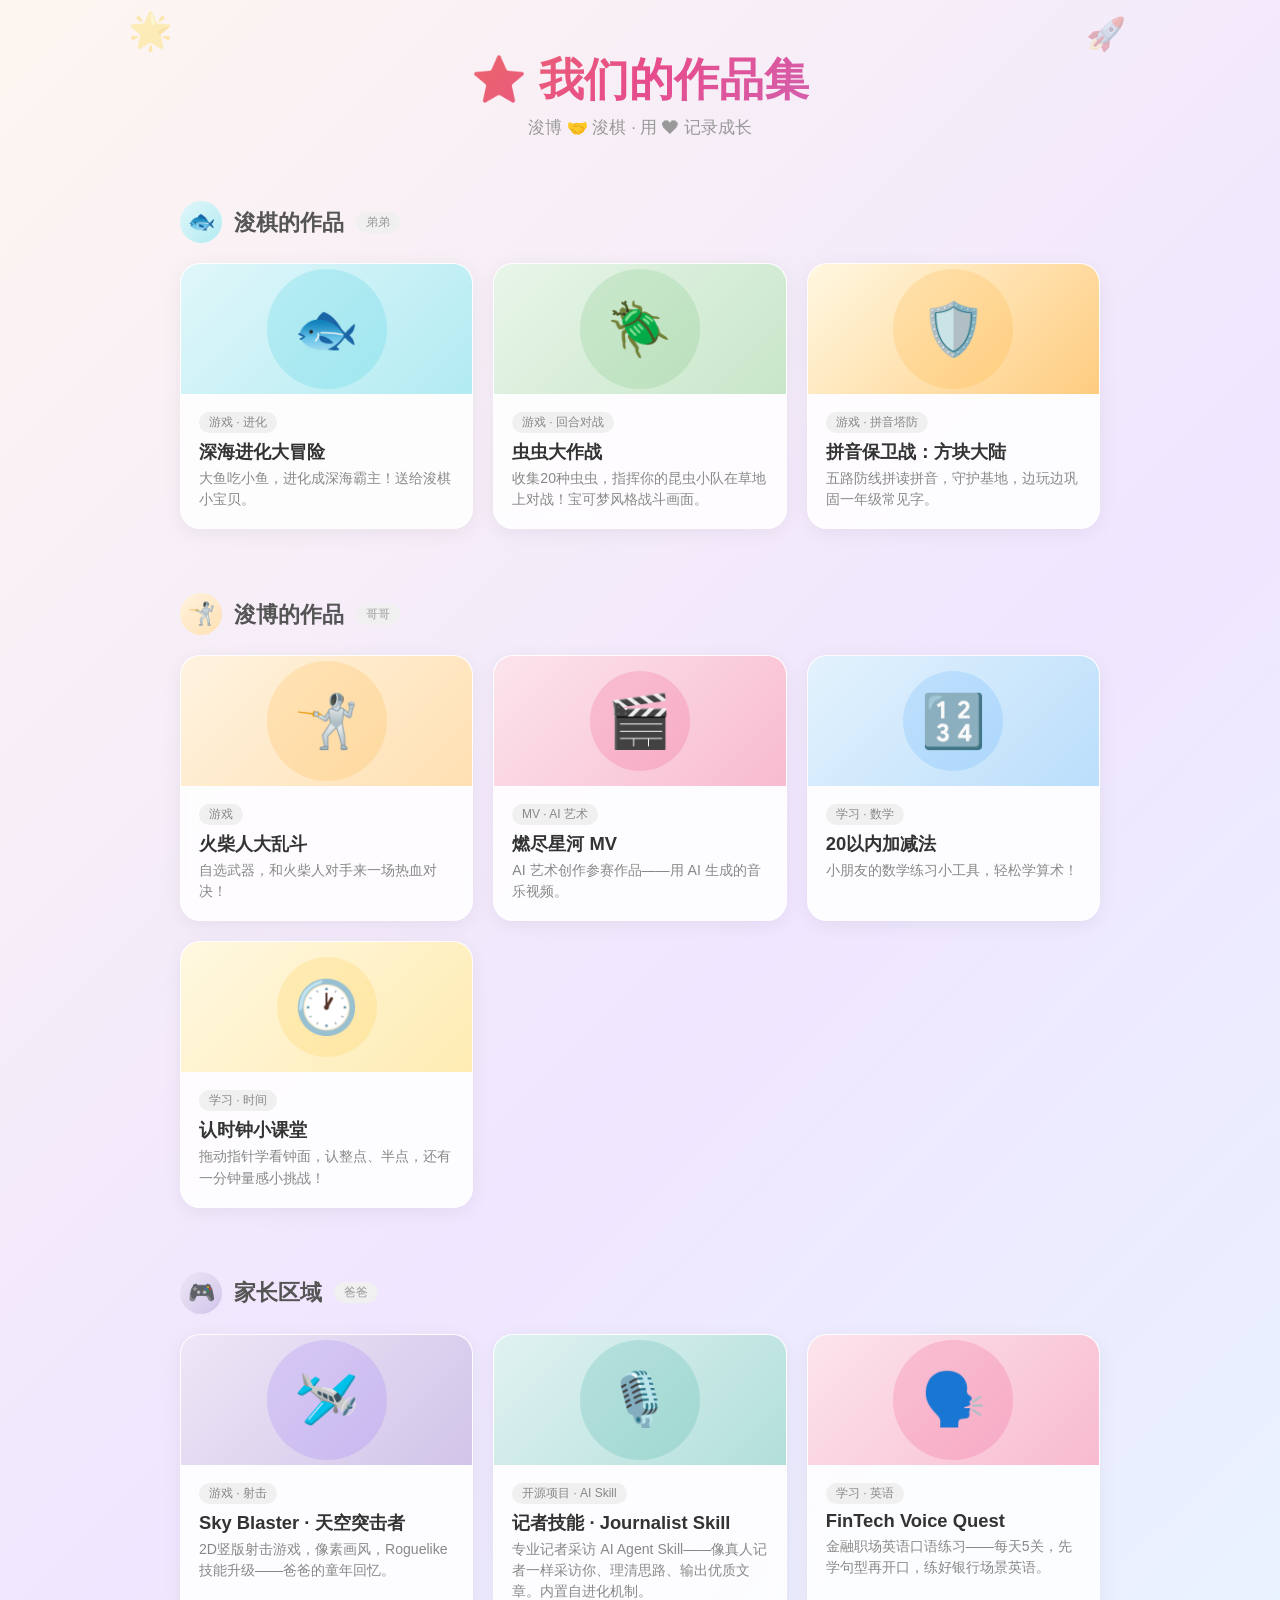
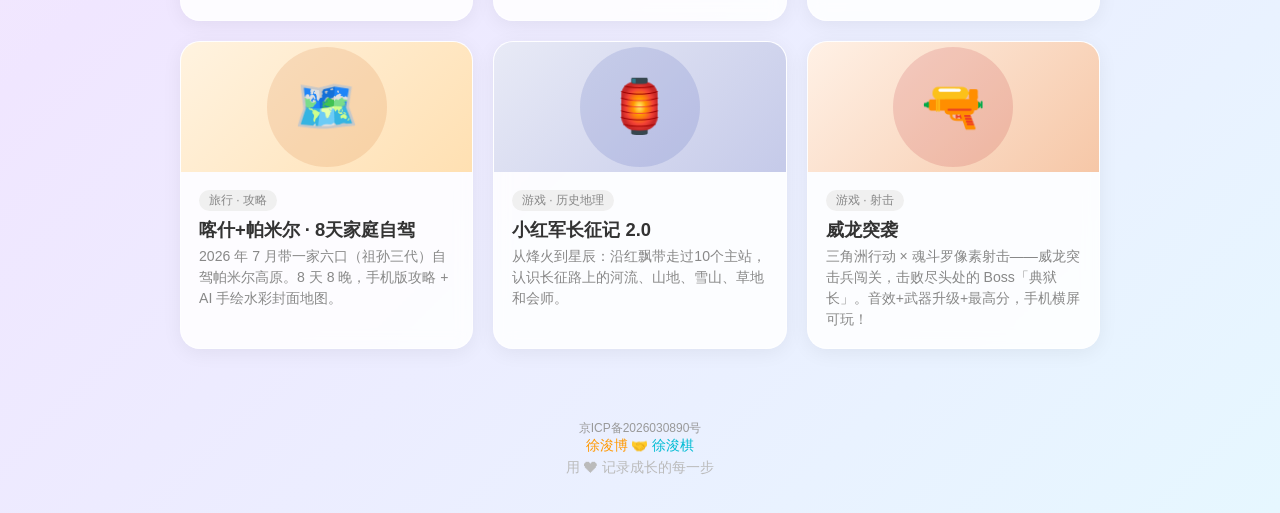
<file: index.html>
<!DOCTYPE html>
<html lang="zh-CN">
<head>
<meta charset="UTF-8">
<meta name="viewport" content="width=device-width, initial-scale=1.0">
<title>浚博 & 浚棋 的作品集</title>
<style>
  *, *::before, *::after { margin: 0; padding: 0; box-sizing: border-box; }
  body {
    font-family: -apple-system, "Noto Sans SC", "PingFang SC", sans-serif;
    background: linear-gradient(135deg, #fdf6f0 0%, #f0e6ff 50%, #e6f7ff 100%);
    min-height: 100vh;
    color: #333;
  }
  .hero {
    text-align: center;
    padding: 50px 20px 30px;
    position: relative;
    overflow: hidden;
  }
  .hero::before {
    content: "🌟";
    position: absolute;
    top: 10px; left: 10%;
    font-size: 36px; opacity: 0.3; animation: float 6s ease-in-out infinite;
  }
  .hero::after {
    content: "🚀";
    position: absolute;
    top: 15px; right: 12%;
    font-size: 32px; opacity: 0.3; animation: float 8s ease-in-out infinite 1s;
  }
  @keyframes float {
    0%, 100% { transform: translateY(0); }
    50% { transform: translateY(-15px); }
  }
  .hero h1 {
    font-size: 2.8em; font-weight: 800;
    background: linear-gradient(135deg, #f5a623, #e74c8b, #a78bfa);
    -webkit-background-clip: text; -webkit-text-fill-color: transparent;
    background-clip: text;
    margin-bottom: 6px;
  }
  .hero p {
    font-size: 1.05em; color: #999;
  }

  .section-title {
    max-width: 960px; margin: 32px auto 8px; padding: 0 20px;
    display: flex; align-items: center; gap: 12px;
  }
  .section-title .avatar {
    width: 42px; height: 42px; border-radius: 50%;
    display: flex; align-items: center; justify-content: center;
    font-size: 22px; flex-shrink: 0;
  }
  .section-title .avatar.bo { background: linear-gradient(135deg, #fff3e0, #ffe0b2); }
  .section-title .avatar.qi { background: linear-gradient(135deg, #e0f7fa, #b2ebf2); }
  .section-title .avatar.dad { background: linear-gradient(135deg, #ede7f6, #d1c4e9); }
  .section-title h2 { font-size: 1.4em; font-weight: 700; color: #555; }
  .section-title .badge {
    font-size: 0.75em; padding: 2px 10px; border-radius: 20px;
    background: #f0f0f0; color: #999;
  }

  .gallery {
    max-width: 960px; margin: 0 auto; padding: 12px 20px 32px;
    display: grid; grid-template-columns: repeat(auto-fill, minmax(280px, 1fr));
    gap: 20px;
  }
  .card {
    background: rgba(255,255,255,0.85);
    backdrop-filter: blur(8px);
    border-radius: 20px;
    overflow: hidden;
    box-shadow: 0 4px 20px rgba(0,0,0,0.06);
    transition: transform 0.2s, box-shadow 0.2s;
    cursor: pointer;
    border: 1px solid rgba(255,255,255,0.6);
  }
  .card:hover {
    transform: translateY(-4px);
    box-shadow: 0 12px 36px rgba(0,0,0,0.1);
  }
  .card:active { transform: scale(0.98); }
  .card a { text-decoration: none; color: inherit; display: block; }
  .card-icon {
    height: 130px;
    display: flex; align-items: center; justify-content: center;
    font-size: 52px;
    position: relative;
  }
  .card-icon .emoji { z-index: 1; }
  .card-icon .bg-shape {
    position: absolute; width: 100px; height: 100px;
    border-radius: 50%; opacity: 0.15;
  }
  .card-body { padding: 18px; }
  .card-body h2 { font-size: 1.15em; font-weight: 700; margin-bottom: 4px; }
  .card-body .tag {
    display: inline-block;
    font-size: 0.75em; padding: 2px 10px; border-radius: 20px;
    background: #f0f0f0; color: #888;
    margin-bottom: 6px;
  }
  .card-body p { font-size: 0.88em; color: #888; line-height: 1.5; }

  /* 浚棋的卡片配色（海洋蓝） */
  .qi-section .card:nth-child(1) .card-icon { background: linear-gradient(135deg, #e0f7fa, #b2ebf2); }
  .qi-section .card:nth-child(1) .bg-shape { background: #00bcd4; width: 120px; height: 120px; }
  .qi-section .card:nth-child(2) .card-icon { background: linear-gradient(135deg, #e8f5e9, #c8e6c9); }
  .qi-section .card:nth-child(2) .bg-shape { background: #4caf50; width: 120px; height: 120px; }

  .qi-section .card:nth-child(3) .card-icon { background: linear-gradient(135deg, #fff8e1, #ffcc80); }
  .qi-section .card:nth-child(3) .bg-shape { background: #ff9800; width: 120px; height: 120px; }

  /* 浚博的卡片配色 */
  .bo-section .card:nth-child(1) .card-icon { background: linear-gradient(135deg, #fff3e0, #ffe0b2); }
  .bo-section .card:nth-child(1) .bg-shape { background: #ff9800; width: 120px; height: 120px; }
  .bo-section .card:nth-child(2) .card-icon { background: linear-gradient(135deg, #fce4ec, #f8bbd0); }
  .bo-section .card:nth-child(2) .bg-shape { background: #e91e63; }
  .bo-section .card:nth-child(3) .card-icon { background: linear-gradient(135deg, #e3f2fd, #bbdefb); }
  .bo-section .card:nth-child(3) .bg-shape { background: #2196f3; }
  .bo-section .card:nth-child(4) .card-icon { background: linear-gradient(135deg, #fff8e1, #ffecb3); }
  .bo-section .card:nth-child(4) .bg-shape { background: #ffb300; }

  /* 家长区域配色（深空紫金） */
  .dad-section .card:nth-child(1) .card-icon { background: linear-gradient(135deg, #ede7f6, #d1c4e9); }
  .dad-section .card:nth-child(1) .bg-shape { background: #7c4dff; width: 120px; height: 120px; }
  .dad-section .card:nth-child(2) .card-icon { background: linear-gradient(135deg, #e0f2f1, #b2dfdb); }
  .dad-section .card:nth-child(2) .bg-shape { background: #009688; width: 120px; height: 120px; }
  .dad-section .card:nth-child(3) .card-icon { background: linear-gradient(135deg, #fce4ec, #f8bbd0); }
  .dad-section .card:nth-child(3) .bg-shape { background: #e91e63; width: 120px; height: 120px; }
  .dad-section .card:nth-child(4) .card-icon { background: linear-gradient(135deg, #fff3e0, #ffe0b2); }
  .dad-section .card:nth-child(4) .bg-shape { background: #d2691e; width: 120px; height: 120px; }
  .dad-section .card:nth-child(5) .card-icon { background: linear-gradient(135deg, #e8eaf6, #c5cae9); }
  .dad-section .card:nth-child(5) .bg-shape { background: #3949ab; width: 120px; height: 120px; }
  .dad-section .card:nth-child(6) .card-icon { background: linear-gradient(135deg, #fff1e6, #f6c7a7); }
  .dad-section .card:nth-child(6) .bg-shape { background: #b3202a; width: 120px; height: 120px; }

  .footer {
    text-align: center; padding: 24px 20px 36px;
    color: #bbb; font-size: 0.85em;
  }
  .footer .names { margin-bottom: 4px; }
  .footer .names .bo-name { color: #ff9800; }
  .footer .names .qi-name { color: #00bcd4; }
</style>
</head>
<body>

<div class="hero">
  <h1>⭐ 我们的作品集</h1>
  <p>浚博 🤝 浚棋 · 用 ❤ 记录成长</p>
</div>

<!-- ============ 浚棋的作品 ============ -->
<div class="section-title qi-section">
  <div class="avatar qi">🐟</div>
  <h2>浚棋的作品</h2>
  <span class="badge">弟弟</span>
</div>
<div class="gallery qi-section">

  <div class="card">
    <a href="deep-evolution/index.html" target="_blank">
      <div class="card-icon">
        <span class="bg-shape"></span>
        <span class="emoji">🐟</span>
      </div>
      <div class="card-body">
        <span class="tag">游戏 · 进化</span>
        <h2>深海进化大冒险</h2>
        <p>大鱼吃小鱼，进化成深海霸主！送给浚棋小宝贝。</p>
      </div>
    </a>
  </div>

  <div class="card">
    <a href="bug-battle/index.html" target="_blank">
      <div class="card-icon">
        <span class="bg-shape"></span>
        <span class="emoji">🪲</span>
      </div>
      <div class="card-body">
        <span class="tag">游戏 · 回合对战</span>
        <h2>虫虫大作战</h2>
        <p>收集20种虫虫，指挥你的昆虫小队在草地上对战！宝可梦风格战斗画面。</p>
      </div>
    </a>
  </div>

  <div class="card">
    <a href="pinyin-defense/index.html" target="_blank">
      <div class="card-icon">
        <span class="bg-shape"></span>
        <span class="emoji">🛡️</span>
      </div>
      <div class="card-body">
        <span class="tag">游戏 · 拼音塔防</span>
        <h2>拼音保卫战：方块大陆</h2>
        <p>五路防线拼读拼音，守护基地，边玩边巩固一年级常见字。</p>
      </div>
    </a>
  </div>

</div>

<!-- ============ 浚博的作品 ============ -->
<div class="section-title bo-section">
  <div class="avatar bo">🤺</div>
  <h2>浚博的作品</h2>
  <span class="badge">哥哥</span>
</div>
<div class="gallery bo-section">

  <div class="card">
    <a href="stickman-fighter/index.html" target="_blank">
      <div class="card-icon">
        <span class="bg-shape"></span>
        <span class="emoji">🤺</span>
      </div>
      <div class="card-body">
        <span class="tag">游戏</span>
        <h2>火柴人大乱斗</h2>
        <p>自选武器，和火柴人对手来一场热血对决！</p>
      </div>
    </a>
  </div>

  <div class="card">
    <a href="mv-space-star/video.mp4" target="_blank">
      <div class="card-icon">
        <span class="bg-shape"></span>
        <span class="emoji">🎬</span>
      </div>
      <div class="card-body">
        <span class="tag">MV · AI 艺术</span>
        <h2>燃尽星河 MV</h2>
        <p>AI 艺术创作参赛作品——用 AI 生成的音乐视频。</p>
      </div>
    </a>
  </div>

  <div class="card">
    <a href="math20/index.html" target="_blank">
      <div class="card-icon">
        <span class="bg-shape"></span>
        <span class="emoji">🔢</span>
      </div>
      <div class="card-body">
        <span class="tag">学习 · 数学</span>
        <h2>20以内加减法</h2>
        <p>小朋友的数学练习小工具，轻松学算术！</p>
      </div>
    </a>
  </div>

  <div class="card">
    <a href="clock-class/index.html" target="_blank">
      <div class="card-icon">
        <span class="bg-shape"></span>
        <span class="emoji">🕐</span>
      </div>
      <div class="card-body">
        <span class="tag">学习 · 时间</span>
        <h2>认时钟小课堂</h2>
        <p>拖动指针学看钟面，认整点、半点，还有一分钟量感小挑战！</p>
      </div>
    </a>
  </div>

</div>

<!-- ============ 家长区域 ============ -->
<div class="section-title dad-section">
  <div class="avatar dad">🎮</div>
  <h2>家长区域</h2>
  <span class="badge">爸爸</span>
</div>
<div class="gallery dad-section">

  <div class="card">
    <a href="sky-blaster/index.html" target="_blank">
      <div class="card-icon">
        <span class="bg-shape"></span>
        <span class="emoji">🛩️</span>
      </div>
      <div class="card-body">
        <span class="tag">游戏 · 射击</span>
        <h2>Sky Blaster · 天空突击者</h2>
        <p>2D竖版射击游戏，像素画风，Roguelike技能升级——爸爸的童年回忆。</p>
      </div>
    </a>
  </div>

  <div class="card">
    <a href="https://github.com/sudongxiaohuntun111/journalist-skill" target="_blank">
      <div class="card-icon">
        <span class="bg-shape"></span>
        <span class="emoji">🎙️</span>
      </div>
      <div class="card-body">
        <span class="tag">开源项目 · AI Skill</span>
        <h2>记者技能 · Journalist Skill</h2>
        <p>专业记者采访 AI Agent Skill——像真人记者一样采访你、理清思路、输出优质文章。内置自进化机制。</p>
      </div>
    </a>
  </div>

  <div class="card">
    <a href="english-trainer/index.html" target="_blank">
      <div class="card-icon">
        <span class="bg-shape"></span>
        <span class="emoji">🗣️</span>
      </div>
      <div class="card-body">
        <span class="tag">学习 · 英语</span>
        <h2>FinTech Voice Quest</h2>
        <p>金融职场英语口语练习——每天5关，先学句型再开口，练好银行场景英语。</p>
      </div>
    </a>
  </div>

  <div class="card">
    <a href="xinjiang-kashgar/index.html" target="_blank">
      <div class="card-icon">
        <span class="bg-shape"></span>
        <span class="emoji">🗺️</span>
      </div>
      <div class="card-body">
        <span class="tag">旅行 · 攻略</span>
        <h2>喀什+帕米尔 · 8天家庭自驾</h2>
        <p>2026 年 7 月带一家六口（祖孙三代）自驾帕米尔高原。8 天 8 晚，手机版攻略 + AI 手绘水彩封面地图。</p>
      </div>
    </a>
  </div>

  <div class="card">
    <a href="changzheng-web-game-v2/index.html" target="_blank">
      <div class="card-icon">
        <span class="bg-shape"></span>
        <span class="emoji">🏮</span>
      </div>
      <div class="card-body">
        <span class="tag">游戏 · 历史地理</span>
        <h2>小红军长征记 2.0</h2>
        <p>从烽火到星辰：沿红飘带走过10个主站，认识长征路上的河流、山地、雪山、草地和会师。</p>
      </div>
    </a>
  </div>

  <div class="card">
    <a href="weilong-contra/index.html" target="_blank">
      <div class="card-icon">
        <span class="bg-shape"></span>
        <span class="emoji">🔫</span>
      </div>
      <div class="card-body">
        <span class="tag">游戏 · 射击</span>
        <h2>威龙突袭</h2>
        <p>三角洲行动 × 魂斗罗像素射击——威龙突击兵闯关，击败尽头处的 Boss「典狱长」。音效+武器升级+最高分，手机横屏可玩！</p>
      </div>
    </a>
  </div>

</div>

<div class="footer">
  <div class="beian" style="text-align:center;margin-top:15px;font-size:12px;color:#999;">
    <a href="http://beian.miit.gov.cn/" target="_blank" rel="noopener" style="color:#999;text-decoration:none;">京ICP备2026030890号</a>
  </div>
  <div class="names">
    <span class="bo-name">徐浚博</span>  🤝  <span class="qi-name">徐浚棋</span>
  </div>
  用 <span>❤</span> 记录成长的每一步
</div>

</body>
</html>
</file>
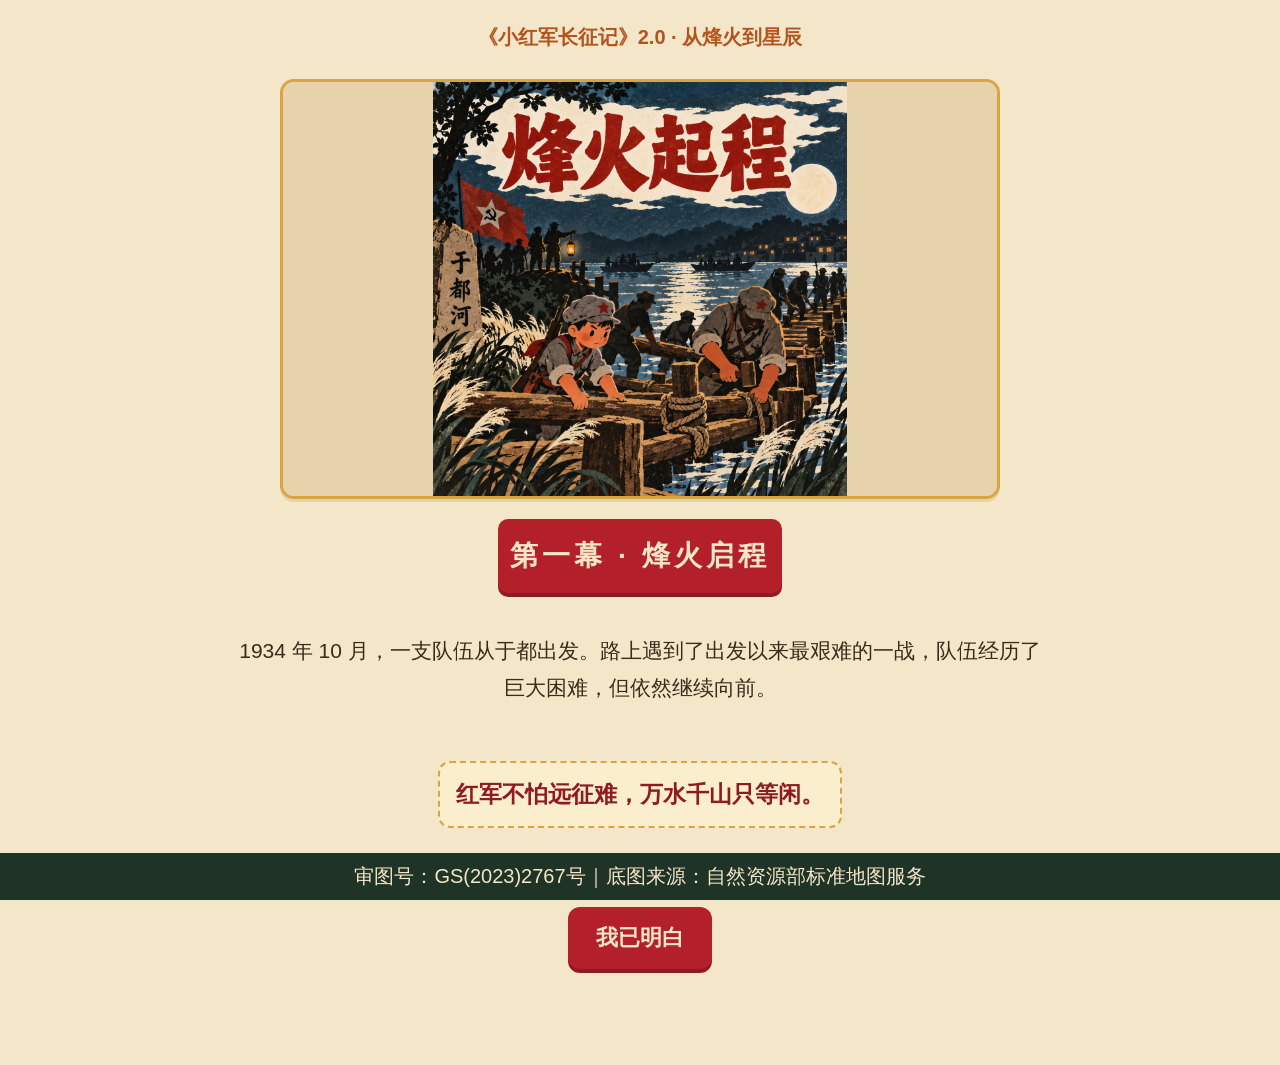
<file: changzheng-web-game-v2/index.html>
<!DOCTYPE html>
<html lang="zh-CN">
<head>
  <meta charset="UTF-8" />
  <meta name="viewport" content="width=device-width, initial-scale=1.0" />
  <title>小红军长征记 · 从烽火到星辰</title>
  <meta name="description" content="《小红军长征记》2.0 —— 沿红飘带逐格前进，每个主站完成一个经典小游戏，集齐画卷的历史地理互动作品。" />
  <link rel="stylesheet" href="css/main.css?v=20261010" />
</head>
<body>
  <div id="app" aria-live="polite"></div>

  <!-- 站点数据 -->
  <script src="js/data.js?v=20261010"></script>
  <!-- 核心引擎：旅程印记 / 收集 / 补救 / 流程控制器 -->
  <script src="js/engine.js?v=20261010"></script>
  <!-- 小游戏渲染框架：险阻玩法 -->
  <script src="js/games.js?v=20261010"></script>
  <!-- 入口：hash 路由 + 页面渲染 -->
  <script src="js/main.js?v=20261010"></script>
</body>
</html>
</file>
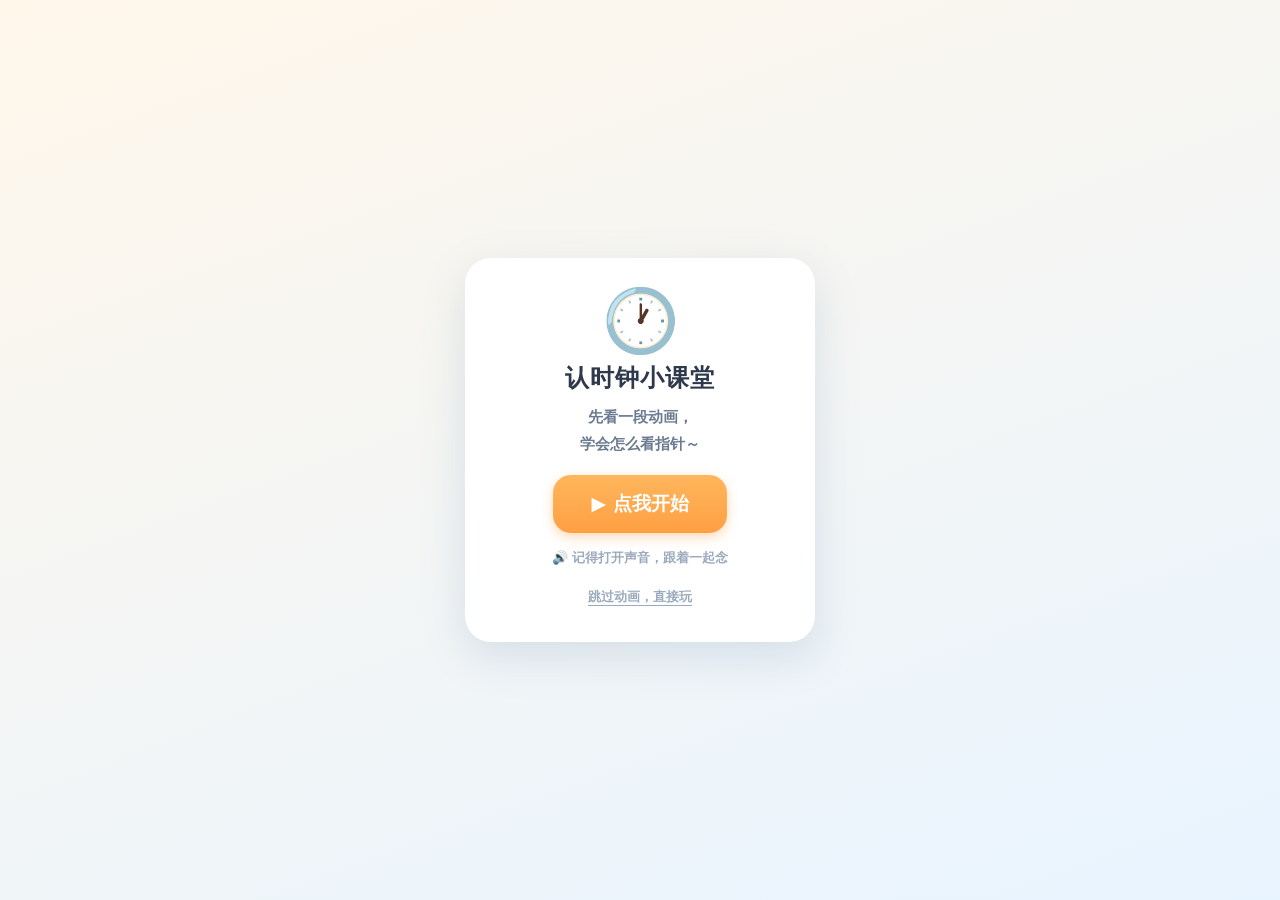
<file: clock-class/index.html>
<!DOCTYPE html>
<html lang="zh-CN">
<head>
<meta charset="UTF-8">
<meta name="viewport" content="width=device-width,initial-scale=1.0,viewport-fit=cover">
<title>认时钟小课堂 v2 · 一二年级都能用</title>
<style>
:root{
  --bg1:#FFF7EA; --bg2:#E8F4FF;
  --card:#FFFFFF;
  --ink:#2E3A4B;
  --ink-soft:#6B7C91;
  --line:#EAEFF6;
  --accent:#FF9F43;
  --accent-d:#EE8A22;
  --blue:#3B82F6;
  --pink:#FF5C7A;
  --green:#1FAE6A;
  --red:#E8534F;
  --r:22px;
}
*{box-sizing:border-box;-webkit-tap-highlight-color:transparent}
html,body{height:100%}
body{
  margin:0;
  font-family:"PingFang SC","Microsoft YaHei","Hiragino Sans GB",system-ui,-apple-system,sans-serif;
  color:var(--ink);
  background:linear-gradient(160deg,var(--bg1) 0%, var(--bg2) 100%);
  background-attachment:fixed;
  min-height:100vh;
  padding:14px 14px 34px;
  -webkit-user-select:none;user-select:none;
}
.shell{max-width:1000px;margin:0 auto}

/* ---------- 顶栏 ---------- */
.topbar{
  display:flex;flex-wrap:wrap;align-items:center;justify-content:space-between;
  gap:12px;margin-bottom:12px;padding:0 4px;
}
.brand{font-size:22px;font-weight:800;letter-spacing:.5px;display:flex;align-items:center;gap:8px}
.brand .ico{font-size:26px}
.brand small{
  font-size:12px;font-weight:600;color:#fff;background:var(--accent);
  padding:3px 9px;border-radius:20px;letter-spacing:0;
}
.score{
  font-size:15px;font-weight:700;color:var(--ink-soft);
  background:#fff;border:2px solid #FFE3BC;border-radius:20px;
  padding:6px 14px;white-space:nowrap;
}
.score b{color:var(--accent-d);font-size:19px}

/* ---------- 模式切换 ---------- */
.tabs{
  display:flex;flex-wrap:wrap;justify-content:center;gap:6px;
  background:#fff;padding:7px;border-radius:18px;
  box-shadow:0 4px 14px rgba(90,120,160,.10);margin-bottom:16px;
}
.tab{
  flex:1 1 92px;min-width:92px;max-width:190px;
  border:0;background:transparent;cursor:pointer;
  font-family:inherit;font-size:14px;font-weight:700;color:var(--ink-soft);
  padding:12px 4px;border-radius:13px;transition:.18s;
}
.tab:hover{background:#FFF6E9;color:var(--accent-d)}
.tab.active{
  background:linear-gradient(180deg,#FFB65C,#FF9F43);
  color:#fff;box-shadow:0 4px 12px rgba(255,159,67,.42);
}

/* ---------- 主布局 ---------- */
.wrap{
  display:grid;grid-template-columns:1fr 1fr;gap:16px;align-items:start;
}
@media (max-width:780px){
  .wrap{grid-template-columns:1fr;gap:14px}
  .brand{font-size:19px}
  .tab{font-size:12.5px;padding:11px 2px;flex:1 1 84px;min-width:84px}
}
@media (max-width:430px){
  body{padding:12px 12px 30px}
  .brand{font-size:16px;gap:6px}
  .brand .ico{font-size:20px}
  .brand small{font-size:11px;padding:2px 6px}
  .replay{font-size:12px;padding:6px 9px}
  .score{font-size:12.5px;padding:5px 10px}
  .score b{font-size:16px}
  .tab{font-size:12px;flex:0 0 calc(33.333% - 4px);min-width:0;max-width:none;padding:11px 2px}
}
.card{
  background:var(--card);border-radius:var(--r);padding:16px;
  box-shadow:0 6px 22px rgba(90,120,160,.11);
}

/* ---------- 时钟 ---------- */
.clock-card{display:flex;flex-direction:column;align-items:center;gap:10px;position:relative}
#clock{width:100%;max-width:400px;height:auto;display:block;touch-action:none}
#clock.grabbable{cursor:grab}
#clock.grabbing{cursor:grabbing}
.readout{
  width:100%;text-align:center;
  transition:opacity .2s, visibility .2s;
}
.readout.hide{visibility:hidden;opacity:0}
.digital{
  display:block;font-size:44px;font-weight:800;letter-spacing:2px;
  color:var(--ink);font-variant-numeric:tabular-nums;line-height:1.1;
}
.chinese{display:block;font-size:19px;font-weight:700;color:var(--accent-d);margin-top:2px}

.pop{animation:pop .45s cubic-bezier(.34,1.56,.64,1)}
@keyframes pop{0%{transform:scale(1)}45%{transform:scale(1.035)}100%{transform:scale(1)}}
.shake{animation:shake .45s}
@keyframes shake{
  0%,100%{transform:translateX(0)}
  20%{transform:translateX(-7px)}40%{transform:translateX(7px)}
  60%{transform:translateX(-4px)}80%{transform:translateX(4px)}
}
.ring::after{
  content:"";position:absolute;inset:6px;border-radius:26px;
  border:4px solid var(--green);opacity:0;pointer-events:none;
  animation:ring .7s ease-out;
}
@keyframes ring{0%{opacity:.9;transform:scale(.97)}100%{opacity:0;transform:scale(1.02)}}

.demoBar{
  width:100%;display:none;align-items:center;justify-content:center;text-align:center;
  background:#FFF8EE;border:2px dashed #FFDFB0;border-radius:14px;
  padding:11px 13px;font-size:15px;font-weight:700;line-height:1.7;min-height:56px;
}
.demoBar .p{color:var(--pink);font-weight:900}
.demoBar .b{color:var(--blue);font-weight:900}
.demoBar .h{color:var(--accent-d);font-weight:900}

/* ---------- 面板 ---------- */
.pane{display:none}
.pane.active{display:block}

.hint-title{font-size:14px;font-weight:800;color:var(--ink-soft);margin:0 0 8px;letter-spacing:.5px}
.tipbox{
  background:#FFF8EE;border:2px dashed #FFDFB0;border-radius:15px;
  padding:12px 14px;font-size:15.5px;line-height:1.75;font-weight:600;
}
.tipbox .k{color:var(--pink);font-weight:800}
.tipbox .b{color:var(--blue);font-weight:800}
.tipbox .h{color:var(--accent-d);font-weight:800}
.tipbox .o{color:#E08B00;font-weight:800}

.row{display:flex;flex-wrap:wrap;gap:8px;margin-top:12px}
.btn{
  font-family:inherit;font-weight:800;font-size:15px;cursor:pointer;
  border:0;border-radius:14px;padding:12px 18px;transition:.16s;
  background:#F1F5FA;color:var(--ink);
}
.btn:hover{transform:translateY(-1px)}
.btn:active{transform:translateY(1px)}
.btn.primary{background:linear-gradient(180deg,#FFB65C,#FF9F43);color:#fff;box-shadow:0 4px 12px rgba(255,159,67,.38)}
.btn.blue{background:linear-gradient(180deg,#66A5FF,#3B82F6);color:#fff;box-shadow:0 4px 12px rgba(59,130,246,.32)}
.btn.ghost{background:#fff;border:2px solid var(--line)}
.btn:disabled{opacity:.45;cursor:not-allowed;transform:none}

.chips{display:flex;gap:7px;flex-wrap:wrap}
.chip{
  font-family:inherit;font-weight:700;font-size:14px;cursor:pointer;
  border:2px solid var(--line);background:#fff;color:var(--ink-soft);
  padding:8px 14px;border-radius:12px;transition:.16s;
}
.chip:hover{border-color:#FFD9A6;color:var(--accent-d)}
.chip.on{background:#FFF1DC;border-color:var(--accent);color:var(--accent-d)}

.switch{
  display:flex;align-items:center;justify-content:space-between;gap:10px;
  font-size:14.5px;font-weight:700;color:var(--ink-soft);
  padding:9px 0;border-top:1px solid var(--line);margin-top:12px;
}
.switch:first-of-type{border-top:0}
.toggle{
  position:relative;width:50px;height:29px;border-radius:20px;background:#DCE5EF;
  border:0;cursor:pointer;transition:.2s;flex:0 0 auto;padding:0;
}
.toggle::after{
  content:"";position:absolute;top:3px;left:3px;width:23px;height:23px;
  border-radius:50%;background:#fff;transition:.2s;box-shadow:0 1px 4px rgba(0,0,0,.2);
}
.toggle.on{background:var(--green)}
.toggle.on::after{transform:translateX(21px)}

/* ---------- 出题 ---------- */
.qbox{
  background:linear-gradient(180deg,#FFF9F0,#FFF3E2);
  border:2px solid #FFE3BC;border-radius:16px;padding:15px;text-align:center;
}
.qtxt{font-size:16px;font-weight:700;color:var(--ink-soft)}
.qmain{font-size:31px;font-weight:900;color:var(--accent-d);margin-top:5px;letter-spacing:1px}

.opts{display:grid;grid-template-columns:1fr 1fr;gap:10px;margin-top:14px}
.opt{
  font-family:inherit;font-size:25px;font-weight:800;cursor:pointer;
  background:#fff;border:2.5px solid var(--line);border-radius:16px;
  padding:16px 6px;color:var(--ink);transition:.16s;
  font-variant-numeric:tabular-nums;
}
.opt.small{font-size:20px;letter-spacing:0}
.opt:hover{border-color:#9EC5FF;background:#F6FAFF}
.opt.right{background:#E6F8EF;border-color:var(--green);color:var(--green)}
.opt.wrong{background:#FDECEC;border-color:var(--red);color:var(--red)}
.opt:disabled{cursor:default}

.feedback{
  margin-top:13px;font-size:16px;font-weight:800;min-height:26px;text-align:center;
  line-height:1.7;
}
.feedback.ok{color:var(--green)}
.feedback.no{color:var(--red)}
.feedback .em{color:var(--accent-d)}

.footnote{
  margin-top:16px;font-size:13px;line-height:1.8;color:#93A3B6;font-weight:600;
}
.footnote b{color:var(--ink-soft)}

/* ---------- 生活情境 ---------- */
.lifegrid{display:grid;grid-template-columns:1fr 1fr;gap:10px;margin-top:14px}
.lifecard{
  font-family:inherit;font-size:16.5px;font-weight:800;cursor:pointer;
  background:#fff;border:2.5px solid var(--line);border-radius:16px;
  padding:13px 8px;color:var(--ink);transition:.16s;
  display:flex;flex-direction:column;align-items:center;gap:5px;
}
.lifecard .e{font-size:30px;line-height:1}
.lifecard:hover{border-color:#9EC5FF;background:#F6FAFF}
.lifecard.right{background:#E6F8EF;border-color:var(--green);color:var(--green)}
.lifecard.wrong{background:#FDECEC;border-color:var(--red);color:var(--red)}
.lifecard:disabled{cursor:default}

/* ---------- 一分钟 ---------- */
.timer{text-align:center;padding:10px 0 2px}
.tnum{
  font-size:74px;font-weight:900;color:var(--accent-d);
  font-variant-numeric:tabular-nums;line-height:1;
}
.tlab{font-size:15px;font-weight:800;color:var(--ink-soft);margin-top:6px}
.counter{display:flex;align-items:center;justify-content:center;gap:16px;margin-top:16px}
.cbtn{
  font-family:inherit;font-size:30px;font-weight:900;cursor:pointer;
  border:0;border-radius:50%;width:82px;height:82px;
  background:linear-gradient(180deg,#66A5FF,#3B82F6);color:#fff;
  box-shadow:0 5px 16px rgba(59,130,246,.35);transition:.14s;
}
.cbtn:active{transform:scale(.94)}
.cbtn.off{background:#DCE5EF;box-shadow:none;color:#8FA2B8;cursor:not-allowed}
.cnt{
  font-size:56px;font-weight:900;color:var(--ink);
  font-variant-numeric:tabular-nums;min-width:110px;text-align:center;
}
.cntlab{font-size:13px;font-weight:700;color:#9BAABC;text-align:center}

.statbox{
  margin-top:12px;background:#F4F8FD;border:2px dashed #CFE0F5;border-radius:15px;
  padding:12px 14px;font-size:13.5px;line-height:1.9;font-weight:600;color:#5B7085;
}
.statbox b{color:#33475F}
.statbox .bad{color:#C0392B;font-weight:800}
.statbox .good{color:var(--green);font-weight:800}
.statbox .clr{
  display:inline-block;margin-top:6px;font-family:inherit;font-size:12px;font-weight:700;
  border:2px solid #CFE0F5;background:#fff;color:#7C93AB;border-radius:10px;
  padding:4px 10px;cursor:pointer;
}

/* ---------- 开场教学动画 ---------- */
.intro{
  position:fixed;inset:0;z-index:99;overflow:auto;
  background:linear-gradient(160deg,#FFF7EA 0%,#E8F4FF 100%);
  display:flex;align-items:center;justify-content:center;padding:16px;
  transition:opacity .45s ease, visibility .45s;
}
.intro.gone{opacity:0;visibility:hidden;pointer-events:none}
.intro-inner{
  width:100%;max-width:480px;text-align:center;
  display:flex;flex-direction:column;align-items:center;gap:6px;
}
.intro-top{width:100%;display:flex;justify-content:center;align-items:center;gap:9px;margin-bottom:6px}
.sound{
  font-family:inherit;font-weight:700;font-size:13.5px;cursor:pointer;
  border:0;background:rgba(255,255,255,.8);color:var(--ink-soft);
  padding:8px 14px;border-radius:20px;transition:.16s;box-shadow:0 2px 8px rgba(90,120,160,.10);
}
.sound.on{background:#FFF1DC;color:var(--accent-d)}
.sound:hover{transform:translateY(-1px)}

.startmask{
  position:absolute;inset:0;z-index:2;
  background:linear-gradient(160deg,#FFF7EA,#E8F4FF);
  display:flex;align-items:center;justify-content:center;padding:20px;
  transition:opacity .3s ease, visibility .3s;
}
.startmask.gone{opacity:0;visibility:hidden;pointer-events:none}
.startcard{
  text-align:center;background:#fff;border-radius:26px;padding:32px 26px;
  box-shadow:0 14px 44px rgba(90,120,160,.18);max-width:350px;width:100%;
}
.startcard .bigclock{
  font-size:62px;line-height:1;margin-bottom:10px;
  animation:bob 2.2s ease-in-out infinite;
}
@keyframes bob{0%,100%{transform:translateY(0)}50%{transform:translateY(-9px)}}
.startcard h2{margin:0 0 10px;font-size:24px;font-weight:900;letter-spacing:1px}
.startcard p{margin:0;font-size:15px;font-weight:600;color:var(--ink-soft);line-height:1.75}
.startcard .soundtip{font-size:13px;color:#9BAABC;margin-top:14px}
.btn.big{font-size:19px;padding:16px 38px;margin-top:18px;border-radius:18px}
.skip2{
  display:block;margin:14px auto 0;padding:4px;
  border:0;background:transparent;cursor:pointer;
  font-family:inherit;font-size:13px;font-weight:700;color:#9BAABC;
  text-decoration:underline;text-underline-offset:4px;transition:.16s;
}
.skip2:hover{color:var(--accent-d)}
.skip{
  font-family:inherit;font-weight:700;font-size:13.5px;cursor:pointer;
  border:0;background:rgba(255,255,255,.8);color:var(--ink-soft);
  padding:8px 15px;border-radius:20px;transition:.16s;box-shadow:0 2px 8px rgba(90,120,160,.10);
}
.skip:hover{background:#fff;color:var(--accent-d);transform:translateY(-1px)}

#introClock{width:min(290px,58vw);height:auto;display:block;margin:2px 0}

.itime{
  font-size:38px;font-weight:900;letter-spacing:2px;color:var(--ink);
  font-variant-numeric:tabular-nums;line-height:1.15;min-height:56px;
  transition:opacity .3s;
}
.itime small{
  display:block;font-size:16px;font-weight:800;color:var(--accent-d);
  letter-spacing:0;margin-top:3px;
}

.icap{
  font-size:19px;font-weight:700;line-height:1.75;color:var(--ink);
  min-height:100px;display:flex;align-items:center;justify-content:center;
  padding:0 6px;transition:opacity .35s;
}
#iCapText{width:100%;display:block}
.icap .p{color:var(--pink);font-weight:900}
.icap .b{color:var(--blue);font-weight:900}
.icap .h{color:var(--accent-d);font-weight:900}
@media (max-width:420px){ .icap{font-size:17px} .itime{font-size:32px} }

.idots{display:flex;gap:7px;justify-content:center;margin:4px 0 10px}
.idots i{width:8px;height:8px;border-radius:50%;background:#D3DEEA;transition:.28s}
.idots i.on{background:var(--accent);width:24px;border-radius:5px}

#introNext{min-width:180px;font-size:17px;padding:14px 24px}
.pop2{animation:pop .4s cubic-bezier(.34,1.56,.64,1)}

.replay{
  font-family:inherit;font-weight:700;font-size:13.5px;cursor:pointer;
  border:2px solid #FFE3BC;background:#fff;color:var(--accent-d);
  padding:7px 13px;border-radius:20px;transition:.16s;white-space:nowrap;
}
.replay:hover{background:#FFF7EC;transform:translateY(-1px)}
</style>
</head>
<body>

<!-- ==================== 开场教学动画 ==================== -->
<div class="intro" id="intro">
  <div class="intro-inner">
    <div class="intro-top">
      <button class="sound on" id="btnSound">🔊 声音</button>
      <button class="skip" id="introSkip">跳过，直接玩 →</button>
    </div>

    <svg id="introClock" viewBox="0 0 400 400" aria-hidden="true">
      <defs>
        <radialGradient id="faceGrad2" cx="50%" cy="32%" r="78%">
          <stop offset="0%" stop-color="#FFFFFF"/>
          <stop offset="100%" stop-color="#FFF4E1"/>
        </radialGradient>
      </defs>
      <circle cx="200" cy="200" r="193" fill="#FFE1B4"/>
      <circle cx="200" cy="200" r="184" fill="url(#faceGrad2)" stroke="#F2D0A0" stroke-width="4"/>
      <g id="i-ticks"></g>
      <g id="i-minnum"></g>
      <g id="i-hours"></g>
      <g id="iHourG">
        <line x1="200" y1="222" x2="200" y2="98" stroke="#FF5C7A" stroke-width="16" stroke-linecap="round"/>
      </g>
      <g id="iMinG">
        <line x1="200" y1="228" x2="200" y2="50" stroke="#3B82F6" stroke-width="10" stroke-linecap="round"/>
      </g>
      <circle cx="200" cy="200" r="14" fill="#2E3A4B"/>
      <circle cx="200" cy="200" r="6" fill="#FFFFFF"/>
    </svg>

    <div class="itime" id="iTime">&nbsp;</div>
    <div class="icap" id="iCap"><div id="iCapText">正在准备…</div></div>
    <div class="idots" id="iDots"></div>
    <button class="btn primary" id="introNext">下一步 ▶</button>
  </div>

  <div class="startmask" id="startMask">
    <div class="startcard">
      <div class="bigclock">🕐</div>
      <h2>认时钟小课堂</h2>
      <p>先看一段动画，<br>学会怎么看指针～</p>
      <button class="btn primary big" id="btnStart">▶ 点我开始</button>
      <p class="soundtip">🔊 记得打开声音，跟着一起念</p>
      <button class="skip2" id="btnStartSkip">跳过动画，直接玩</button>
    </div>
  </div>
</div>

<div class="shell">

  <div class="topbar">
    <div class="brand"><span class="ico">🕐</span>认时钟小课堂<small>1-2年级</small></div>
    <div style="display:flex;gap:8px;align-items:center">
      <button class="replay" id="btnReplay">↻ 看动画</button>
      <div class="score">⭐ <b id="score">0</b></div>
    </div>
  </div>

  <div class="tabs">
    <button class="tab active" data-mode="learn">🎓 认钟面</button>
    <button class="tab" data-mode="read">👀 读时间</button>
    <button class="tab" data-mode="set">✋ 拨时间</button>
    <button class="tab" data-mode="life">🏫 几点做什么</button>
    <button class="tab" data-mode="minute">⏱ 一分钟</button>
  </div>

  <div class="wrap">

    <!-- ============ 时钟 ============ -->
    <div class="card clock-card" id="clockCard">
      <svg id="clock" viewBox="0 0 400 400" aria-label="可拖动的时钟教具">
        <defs>
          <radialGradient id="faceGrad" cx="50%" cy="32%" r="78%">
            <stop offset="0%" stop-color="#FFFFFF"/>
            <stop offset="100%" stop-color="#FFF4E1"/>
          </radialGradient>
        </defs>
        <circle cx="200" cy="200" r="193" fill="#FFE1B4"/>
        <circle cx="200" cy="200" r="184" fill="url(#faceGrad)" stroke="#F2D0A0" stroke-width="4"/>
        <g id="ticks"></g>
        <g id="minNums"></g>
        <g id="hourNums"></g>
        <line id="hourHand"   stroke="#FF5C7A" stroke-width="16" stroke-linecap="round"/>
        <line id="minuteHand" stroke="#3B82F6" stroke-width="10" stroke-linecap="round"/>
        <line id="secondHand" stroke="#F5A623" stroke-width="4"  stroke-linecap="round"/>
        <circle id="hourGrip"   r="18" fill="#FF5C7A" fill-opacity=".2" stroke="#FF5C7A" stroke-opacity=".45" stroke-width="2"/>
        <circle id="minuteGrip" r="18" fill="#3B82F6" fill-opacity=".2" stroke="#3B82F6" stroke-opacity=".45" stroke-width="2"/>
        <circle cx="200" cy="200" r="14" fill="#2E3A4B"/>
        <circle cx="200" cy="200" r="6"  fill="#FFFFFF"/>
      </svg>

      <div class="readout" id="readout">
        <span class="digital" id="digital">08:30</span>
        <span class="chinese" id="chinese">八点半</span>
      </div>

      <div class="demoBar" id="demoBar"></div>
    </div>

    <!-- ============ 面板 ============ -->
    <div class="card panel">

      <!-- ---- 认识钟面 ---- -->
      <div class="pane active" id="pane-learn">
        <p class="hint-title">怎么玩</p>
        <div class="tipbox">
          用手指（鼠标）<b>抓住指针上的<span class="k">圆点</span>拖动</b>，钟面就跟着走。<br>
          <span class="k">粉色的短针是时针</span> —— 它指着几，就是<span class="h">几点</span>。<br>
          <span class="b">蓝色的长针是分针</span> —— 它指着 <span class="b">12</span> 是整点，指着 <span class="b">6</span> 是半点。<br>
          <span class="o">橙色的细针是秒针</span> —— 它跑得最快。
        </div>

        <div class="row">
          <button class="btn primary" id="btnRandom">🎲 随机一个时间</button>
          <button class="btn ghost" id="btnWhole">回到 12:00</button>
          <button class="btn blue" id="btnDemo">🐌 看三针怎么走</button>
        </div>

        <div class="switch">
          <span>显示分钟小数字</span>
          <button class="toggle on" id="tgMinNums" aria-label="显示分钟小数字"></button>
        </div>
        <div class="switch">
          <span>分针只走 5 分格（好拖）</span>
          <button class="toggle on" id="tgSnap" aria-label="分针吸附五格"></button>
        </div>
        <div class="switch">
          <span>显示秒针</span>
          <button class="toggle" id="tgSec" aria-label="显示秒针"></button>
        </div>

        <div class="statbox" id="statBox"></div>

        <div class="footnote">
          <b>给家长：</b>先让孩子把指针拖到 3:00、6:00、9:00、12:00 四个位置，说出"三点、六点、九点、十二点"；再练半点。整点和半点都顺了，关掉 5 分格开关，练 5 分、10 分。点「🐌 看三针怎么走」可以看一遍 1 时 = 60 分、1 分 = 60 秒。
        </div>
      </div>

      <!-- ---- 读时间 ---- -->
      <div class="pane" id="pane-read">
        <p class="hint-title">看看钟面，是几点？</p>
        <div class="qbox">
          <div class="qtxt">选出正确的答案</div>
          <div class="qmain" id="readQ">— — : — —</div>
        </div>
        <div class="chips" style="margin-top:12px" id="diffRead">
          <button class="chip" data-d="near">快几时/刚过几时</button>
          <button class="chip on" data-d="hour">只练整点</button>
          <button class="chip" data-d="half">练半点</button>
          <button class="chip" data-d="five">练 5 分</button>
          <button class="chip" data-d="any">都会一点</button>
        </div>
        <div class="opts" id="opts"></div>
        <div class="feedback" id="fbRead"></div>
        <div class="row">
          <button class="btn blue" id="btnNextRead">下一题 →</button>
        </div>
        <div class="footnote">
          <b>小窍门：</b>先看短针指到哪儿，是几点；再看长针指到哪儿，是几分。两个都看清再选。<br>
          <b>快几时 / 刚过几时：</b>分针还差一点点到 12，就说"快 X 时了"；分针刚走过 12 一点点，就说"X 时刚过"。
        </div>
      </div>

      <!-- ---- 拨时间 ---- -->
      <div class="pane" id="pane-set">
        <p class="hint-title">把指针拨到题目要求的时间</p>
        <div class="qbox">
          <div class="qtxt">请拨出</div>
          <div class="qmain" id="setQ">— — : — —</div>
        </div>
        <div class="chips" style="margin-top:12px" id="diffSet">
          <button class="chip on" data-d="hour">只练整点</button>
          <button class="chip" data-d="half">练半点</button>
          <button class="chip" data-d="five">练 5 分</button>
        </div>
        <div class="row">
          <button class="btn primary" id="btnCheck">✔ 检查一下</button>
          <button class="btn ghost" id="btnHint">💡 给点提示</button>
          <button class="btn blue" id="btnNextSet">下一题 →</button>
        </div>
        <div class="feedback" id="fbSet"></div>
        <div class="footnote">
          <b>提醒：</b>拨的时候钟面不会告诉你数字时间，这是故意的 —— 就像对着墙上的真钟一样。拨完点"检查一下"。<br>
          <b>小知识：</b>把分针拖过 12 的时候，短针会自己往前挪一格 —— 这就是真钟表的样子。
        </div>
      </div>

      <!-- ---- 几点做什么 ---- -->
      <div class="pane" id="pane-life">
        <p class="hint-title">看看钟面，这个时间小明在做什么？</p>
        <div class="qbox">
          <div class="qtxt">小明的作息表是固定的，看看钟面选一选</div>
          <div class="qmain" id="lifeQ">— — : — —</div>
        </div>
        <div class="chips" style="margin-top:12px" id="diffLife">
          <button class="chip" data-d="hour">只练整点</button>
          <button class="chip on" data-d="half">练半点</button>
        </div>
        <div class="lifegrid" id="lifeOpts"></div>
        <div class="feedback" id="fbLife"></div>
        <div class="row">
          <button class="btn ghost" id="lifeSay" style="display:none">🔈 听一听 · 跟着说一遍</button>
          <button class="btn blue" id="btnLifeNext">下一题 →</button>
        </div>
        <div class="footnote">
          <b>作息表：</b>7:00 起床 · 7:30 上学 · 12:00 吃午饭 · 4:30 放学回家 · 6:30 吃晚饭 · 8:30 睡觉。<br>
          <b>为什么练这个：</b>时间不只是一个数字，它和每天做的事连在一起。先让孩子读出钟面，再说出发生了什么事。
        </div>
      </div>

      <!-- ---- 一分钟 ---- -->
      <div class="pane" id="pane-minute">
        <p class="hint-title">1 分钟到底有多长？</p>
        <div class="tipbox">
          选一件事，点「开始」，看看 <b>秒针转一圈</b> 的时间里你能做多少下。
        </div>
        <div class="chips" style="margin-top:12px" id="actChips">
          <button class="chip on" data-a="👏 拍手">👏 拍手</button>
          <button class="chip" data-a="🦶 跺脚">🦶 跺脚</button>
          <button class="chip" data-a="✏️ 写数字">✏️ 写数字</button>
          <button class="chip" data-a="🌬 深呼吸">🌬 深呼吸</button>
        </div>

        <div class="timer">
          <div class="tnum" id="tnum">60</div>
          <div class="tlab" id="tlab">秒 · 准备好了吗</div>
        </div>

        <div class="counter">
          <button class="cbtn off" id="cbtn">+1</button>
          <div>
            <div class="cnt" id="cnt">0</div>
            <div class="cntlab">次</div>
          </div>
        </div>

        <div class="row">
          <button class="btn primary" id="btnMinStart">▶ 开始</button>
          <button class="btn ghost" id="btnMinReset">重置</button>
        </div>
        <div class="feedback" id="fbMinute"></div>
        <div class="footnote">
          <b>记住：</b>秒针走一圈 = 60 秒 = 1 分钟；分针走一圈 = 60 分钟 = 1 小时。<br>
          <b>想一想：</b>你 1 分钟能做 N 次，那 1 小时能做多少次呢？（先猜一猜，再用 60 算一算。）
        </div>
      </div>

    </div>
  </div>
</div>

<script>
"use strict";

/* ============================================================
   基础常量
   ============================================================ */
const CX = 200, CY = 200;
const $ = id => document.getElementById(id);

const svg        = $('clock');
const hourHand   = $('hourHand');
const minuteHand = $('minuteHand');
const secondHand = $('secondHand');
const readout    = $('readout');
const digitalEl  = $('digital');
const chineseEl  = $('chinese');

const CN = ['零','一','二','三','四','五','六','七','八','九','十','十一','十二'];

/* 运行期可变标记（提前声明，避免 TDZ） */
let demoOn   = false;
let demoTok  = 0;
let minTok   = 0;
let minRunning = false;
let minCount = 0;
let minAct   = '👏 拍手';

/* ============================================================
   学习记录（家长可看）
   ============================================================ */
const STATS_KEY = 'rzt_v2_stats';
const ERR_LABEL = {
  handSwap:    '两针认反（把长针当小时针）',
  halfHour:    '整点和半点分不清',
  hourPass:    '时针过格没看出来',
  minuteCount: '分针刻度数错',
  nearDir:     '快几时 / 刚过几时判断反'
};
let stats = { score:0, today:0, day:'', err:{} };

function todayStr(){
  const d = new Date();
  return d.getFullYear() + '-' + (d.getMonth() + 1) + '-' + d.getDate();
}
function loadStats(){
  try{
    const raw = localStorage.getItem(STATS_KEY);
    if(raw){
      const o = JSON.parse(raw);
      if(o && typeof o === 'object'){
        stats.score = o.score || 0;
        stats.today = o.today || 0;
        stats.day   = o.day   || '';
        stats.err   = o.err   || {};
      }
    }
  }catch(e){}
  Object.keys(ERR_LABEL).forEach(k => { if(typeof stats.err[k] !== 'number') stats.err[k] = 0; });
  if(stats.day !== todayStr()){ stats.day = todayStr(); stats.today = 0; }
}
function saveStats(){
  try{ localStorage.setItem(STATS_KEY, JSON.stringify(stats)); }catch(e){}
}
function addScore(){
  stats.score++; stats.today++; saveStats();
  $('score').textContent = stats.score;
  const el = $('clockCard');
  el.classList.remove('pop'); void el.offsetWidth; el.classList.add('pop');
  refreshStatBox();
}
function countErr(kind){
  if(!kind || !(kind in ERR_LABEL)) return;
  stats.err[kind] = (stats.err[kind] || 0) + 1;
  saveStats(); refreshStatBox();
}
function refreshStatBox(){
  const box = $('statBox'); if(!box) return;
  const rows = Object.keys(ERR_LABEL)
    .map(k => [ERR_LABEL[k], stats.err[k] || 0])
    .filter(r => r[1] > 0)
    .sort((a, b) => b[1] - a[1]);
  const total = rows.reduce((s, r) => s + r[1], 0);
  let advice;
  if(total === 0) advice = '今天还没有错题，继续加油。';
  else if(rows[0] && /时针过格/.test(rows[0][0])) advice = '最常错的是「时针过格」，去「读时间」里多练整点和半点。';
  else if(rows[0] && /两针认反/.test(rows[0][0])) advice = '最常错的是「两针认反」，先回「认钟面」把长短针摸清楚。';
  else if(rows[0] && /整点和半点/.test(rows[0][0])) advice = '最常错的是「整点 / 半点」，去「拨时间」练整点和半点。';
  else if(rows[0] && /快几时/.test(rows[0][0])) advice = '最常错的是「快几时 / 刚过几时」，注意看分针离 12 有多远。';
  else advice = '去「读时间」练 5 分的档位试试。';

  box.innerHTML =
    '<b>今日得分：</b>' + stats.today + ' 分　<b>累计：</b>' + stats.score + ' 分<br>' +
    (total
      ? rows.map(r => '· ' + r[0] + '：<span class="bad">' + r[1] + '</span> 次').join('<br>')
      : '· 今天还没有错题') +
    '<br><b>建议：</b>' + advice +
    '<br><button class="clr" id="btnClearStats">清空记录</button>';
  const cb = $('btnClearStats');
  if(cb) cb.addEventListener('click', () => {
    stats = { score:0, today:0, day:todayStr(), err:{} };
    Object.keys(ERR_LABEL).forEach(k => stats.err[k] = 0);
    saveStats(); $('score').textContent = '0'; refreshStatBox();
  });
}

/* 状态 */
const state = {
  hour: 8,          // 0-11 （0 表示 12 点）
  minute: 30,
  second: 0,
  mode: 'learn',
  snapMin: 5,       // 认识模式下的吸附粒度
  showMinNums: true,
  showSecond: false,
  diffRead: 'hour',
  diffSet: 'hour',
  diffLife: 'half',
  q: null,          // {h, m} 或 life 事件对象
  qKind: 'time',    // 'time' | 'near'
  answered: false,
  hintStep: 0
};

/* ============================================================
   工具函数
   ============================================================ */
function h12(h){ return h === 0 ? 12 : h; }
function pad(n){ return String(n).padStart(2,'0'); }
function fmtTime(h, m){ return pad(h12(h)) + ':' + pad(m); }

function cnNum(n){
  if(n < 10) return CN[n];
  if(n === 10) return '十';
  if(n < 20) return '十' + CN[n % 10];
  const t = Math.floor(n / 10), o = n % 10;
  return CN[t] + '十' + (o ? CN[o] : '');
}
function cnRead(h, m){
  const H = CN[h12(h)];
  if(m === 0)  return H + '点整';
  if(m === 30) return H + '点半';
  return H + '点' + cnNum(m) + '分';
}

/* ============================================================
   绘制钟面（主钟 / 动画钟 共用）
   ============================================================ */
function paintFace(ticks, minNums, hourNums){
  const NS = 'http://www.w3.org/2000/svg';

  for(let i = 0; i < 60; i++){
    const isHour = i % 5 === 0;
    const a = i * 6 * Math.PI / 180;
    const r1 = isHour ? 160 : 170;
    const r2 = 180;
    const ln = document.createElementNS(NS, 'line');
    ln.setAttribute('x1', CX + r1 * Math.sin(a));
    ln.setAttribute('y1', CY - r1 * Math.cos(a));
    ln.setAttribute('x2', CX + r2 * Math.sin(a));
    ln.setAttribute('y2', CY - r2 * Math.cos(a));
    ln.setAttribute('stroke', isHour ? '#5B6B7F' : '#C6D3E1');
    ln.setAttribute('stroke-width', isHour ? 6 : 2.5);
    ln.setAttribute('stroke-linecap', 'round');
    ln.setAttribute('class', 'tick');
    ticks.appendChild(ln);
  }

  for(let i = 1; i <= 12; i++){
    const a = i * 30 * Math.PI / 180;
    const r = 138;
    const t = document.createElementNS(NS, 'text');
    t.setAttribute('x', CX + r * Math.sin(a));
    t.setAttribute('y', CY - r * Math.cos(a));
    t.setAttribute('text-anchor', 'middle');
    t.setAttribute('dominant-baseline', 'central');
    t.setAttribute('font-size', '36');
    t.setAttribute('font-weight', '800');
    t.setAttribute('fill', '#33475F');
    t.setAttribute('font-family', 'inherit');
    t.setAttribute('class', 'hnum');
    t.textContent = i;
    hourNums.appendChild(t);
  }

  for(let i = 1; i <= 12; i++){
    const a = i * 30 * Math.PI / 180;
    const r = 106;
    const t = document.createElementNS(NS, 'text');
    t.setAttribute('x', CX + r * Math.sin(a));
    t.setAttribute('y', CY - r * Math.cos(a));
    t.setAttribute('text-anchor', 'middle');
    t.setAttribute('dominant-baseline', 'central');
    t.setAttribute('font-size', '17');
    t.setAttribute('font-weight', '700');
    t.setAttribute('fill', '#A9B9CB');
    t.setAttribute('font-family', 'inherit');
    t.setAttribute('class', 'mnum');
    t.textContent = i * 5;
    minNums.appendChild(t);
  }
}

paintFace($('ticks'), $('minNums'), $('hourNums'));
paintFace($('i-ticks'), $('i-minnum'), $('i-hours'));

/* ============================================================
   渲染指针
   ============================================================ */
function setHand(el, ang, len, back){
  const s = Math.sin(ang), c = Math.cos(ang);
  el.setAttribute('x1', CX - back * s);
  el.setAttribute('y1', CY + back * c);
  el.setAttribute('x2', CX + len * s);
  el.setAttribute('y2', CY - len * c);
}

const hourGrip   = $('hourGrip');
const minuteGrip = $('minuteGrip');

/* 分钟小数字：读时间模式按难度自动控制，避免"送答案" */
function updateMinNums(){
  let show = state.showMinNums;
  if(state.mode === 'read'){
    show = (state.diffRead === 'five' || state.diffRead === 'any');
  }else if(state.mode === 'life' || state.mode === 'minute'){
    show = false;
  }
  $('minNums').style.display = show ? '' : 'none';
}

function updateReadout(){
  readout.classList.toggle('hide', !(state.mode === 'learn' || state.mode === 'minute'));
}

function render(){
  const hAng = ((state.hour % 12) * 30 + state.minute * 0.5) * Math.PI / 180;
  const mAng = (state.minute * 6) * Math.PI / 180;
  const sAng = (state.second * 6) * Math.PI / 180;
  const HL = 102, ML = 150, SL = 168;
  setHand(hourHand,   hAng, HL, 20);
  setHand(minuteHand, mAng, ML, 26);
  setHand(secondHand, sAng, SL, 34);

  const showSec = state.showSecond || state.mode === 'minute' || demoOn;
  secondHand.style.display = showSec ? '' : 'none';

  const draggable = (state.mode === 'learn' || state.mode === 'set');
  const showGrip = draggable ? '' : 'none';
  hourGrip.style.display = showGrip;
  minuteGrip.style.display = showGrip;
  hourGrip.setAttribute('cx',   CX + HL * Math.sin(hAng));
  hourGrip.setAttribute('cy',   CY - HL * Math.cos(hAng));
  minuteGrip.setAttribute('cx', CX + ML * Math.sin(mAng));
  minuteGrip.setAttribute('cy', CY - ML * Math.cos(mAng));

  if(state.mode === 'minute'){
    digitalEl.textContent = pad(h12(state.hour)) + ':' + pad(state.minute) + ':' + pad(Math.floor(state.second) % 60);
    chineseEl.textContent = '1 分钟 = 60 秒';
  }else{
    digitalEl.textContent = fmtTime(state.hour, state.minute);
    chineseEl.textContent = cnRead(state.hour, state.minute);
  }

  updateMinNums();
}

/* ============================================================
   拖动交互（v2 新增：分针跨过 12 → 时针进位，模拟真实钟表）
   ============================================================ */
let dragging = null;
const svgPt = e => {
  const r = svg.getBoundingClientRect();
  return { x: (e.clientX - r.left) / r.width * 400,
           y: (e.clientY - r.top) / r.height * 400 };
};
const angleOf = p => {
  const a = Math.atan2(p.x - CX, CY - p.y) * 180 / Math.PI;
  return (a + 360) % 360;
};
function distSeg(px, py, x1, y1, x2, y2){
  const dx = x2 - x1, dy = y2 - y1, l2 = dx*dx + dy*dy;
  let t = l2 ? ((px - x1) * dx + (py - y1) * dy) / l2 : 0;
  t = Math.max(0, Math.min(1, t));
  return Math.hypot(px - (x1 + t*dx), py - (y1 + t*dy));
}
function handEnds(el){
  return [+el.getAttribute('x1'), +el.getAttribute('y1'),
          +el.getAttribute('x2'), +el.getAttribute('y2')];
}

function applyDrag(p){
  const a = angleOf(p);
  if(dragging === 'h'){
    // 反推小时时要扣掉分针带来的偏移，指针才会贴住手指
    state.hour = ((Math.round((a - state.minute * 0.5) / 30) % 12) + 12) % 12;
  }else{
    const step = (state.mode === 'learn') ? state.snapMin : 5;
    const prev = state.minute;
    let m = Math.round(a / 6 / step) * step % 60;
    if(m < 0) m += 60;
    // 分针跨过 12 → 时针走一格（顺时针加、逆时针减）
    if(prev > 45 && m < 15)      state.hour = (state.hour + 1) % 12;
    else if(prev < 15 && m > 45) state.hour = (state.hour + 11) % 12;
    state.minute = m;
  }
  render();
}

svg.addEventListener('pointerdown', e => {
  if(state.mode !== 'learn' && state.mode !== 'set') return;   // 读时间 / 情境模式不能拨针
  if(demoOn) return;

  const p = svgPt(e);
  const [hx1,hy1,hx2,hy2] = handEnds(hourHand);
  const [mx1,my1,mx2,my2] = handEnds(minuteHand);
  const dH = distSeg(p.x, p.y, hx1, hy1, hx2, hy2);
  const dM = distSeg(p.x, p.y, mx1, my1, mx2, my2);
  const r  = Math.hypot(p.x - CX, p.y - CY);

  if(Math.min(dH, dM) > 62 && r > 54) return;

  if(r > 128)      dragging = 'm';
  else if(r < 88)  dragging = 'h';
  else             dragging = (dM <= dH) ? 'm' : 'h';

  svg.classList.add('grabbing');
  svg.setPointerCapture(e.pointerId);
  applyDrag(p);
  e.preventDefault();
});

svg.addEventListener('pointermove', e => {
  if(!dragging) return;
  applyDrag(svgPt(e));
  e.preventDefault();
});

function endDrag(){ dragging = null; svg.classList.remove('grabbing'); }
svg.addEventListener('pointerup', endDrag);
svg.addEventListener('pointercancel', endDrag);

/* ============================================================
   音效
   ============================================================ */
let ac = null;
function actx(){
  if(!ac){ const C = window.AudioContext || window.webkitAudioContext; if(C) ac = new C(); }
  return ac;
}
function tone(f, at, dur, vol, type){
  const c = actx(); if(!c) return;
  if(c.state === 'suspended') c.resume();
  const o = c.createOscillator(), g = c.createGain();
  o.type = type || 'sine';
  o.frequency.value = f;
  o.connect(g); g.connect(c.destination);
  const t0 = c.currentTime + at;
  g.gain.setValueAtTime(0.0001, t0);
  g.gain.linearRampToValueAtTime(vol, t0 + 0.02);
  g.gain.exponentialRampToValueAtTime(0.0001, t0 + dur);
  o.start(t0); o.stop(t0 + dur + 0.06);
}
const sndOk  = () => { tone(784, 0, .16, .16); tone(1046, .11, .28, .14); };
const sndNo  = () => { tone(392, 0, .18, .06, 'triangle'); tone(294, .15, .26, .05, 'triangle'); };

const flash = cls => {
  const el = $('clockCard');
  el.classList.remove('pop','shake','ring');
  void el.offsetWidth;
  el.classList.add(cls);
};

/* ============================================================
   模式切换
   ============================================================ */
document.querySelectorAll('.tab').forEach(btn => {
  btn.addEventListener('click', () => {
    document.querySelectorAll('.tab').forEach(b => b.classList.remove('active'));
    btn.classList.add('active');
    state.mode = btn.dataset.mode;

    stopDemo(); stopMinute();
    $('demoBar').style.display = 'none';

    document.querySelectorAll('.pane').forEach(p => p.classList.remove('active'));
    $('pane-' + state.mode).classList.add('active');
    updateReadout();

    if(state.mode === 'read')   startRead();
    if(state.mode === 'set')    startSet();
    if(state.mode === 'life')   startLife();
    if(state.mode === 'minute') resetMinute();
    if(state.mode === 'learn')  render();
  });
});

/* ============================================================
   认识模式
   ============================================================ */
$('btnRandom').addEventListener('click', () => {
  const mins = [0, 30, 5, 10, 15, 20, 25, 35, 40, 45, 50, 55];
  state.hour = Math.floor(Math.random() * 12);
  state.minute = mins[Math.floor(Math.random() * mins.length)];
  render();
  flash('pop');
  tone(660, 0, .12, .1);
});

$('btnWhole').addEventListener('click', () => {
  state.hour = 0; state.minute = 0; state.second = 0;
  render(); flash('pop');
});

$('tgMinNums').addEventListener('click', function(){
  this.classList.toggle('on');
  state.showMinNums = this.classList.contains('on');
  updateMinNums();
});

$('tgSnap').addEventListener('click', function(){
  this.classList.toggle('on');
  state.snapMin = this.classList.contains('on') ? 5 : 1;
});

$('tgSec').addEventListener('click', function(){
  this.classList.toggle('on');
  state.showSecond = this.classList.contains('on');
  render();
});

/* ---------- 三针联动演示 ---------- */
let demoBefore = null;
function stopDemo(){
  demoTok++;
  if(demoOn && demoBefore){
    state.hour   = demoBefore.h;
    state.minute = demoBefore.m;
    state.second = demoBefore.s;
    render();
  }
  demoOn = false;
  demoBefore = null;
  const bar = $('demoBar');
  if(bar) bar.style.display = 'none';
}

function demoLink(){
  if(demoOn) return;
  const tk = ++demoTok;
  demoBefore = { h: state.hour, m: state.minute, s: state.second };
  demoOn = true;

  state.hour = 0; state.minute = 0; state.second = 0;
  render();

  const bar = $('demoBar');
  bar.style.display = 'flex';
  const say = t => {
    if(tk !== demoTok) return;
    bar.innerHTML = t;
    speakText(stripTags(t));
  };
  const restore = () => {
    state.hour   = demoBefore ? demoBefore.h : 12;
    state.minute = demoBefore ? demoBefore.m : 0;
    state.second = demoBefore ? demoBefore.s : 0;
    demoOn = false;
    demoBefore = null;
    bar.style.display = 'none';
    render();
  };

  say('先看<span class="o">秒针</span>：它跑得最快。');
  const D1 = 3200, GAP = 1600, D2 = 9000;
  const t0 = performance.now();

  (function f(t){
    if(tk !== demoTok) return;
    const el = t - t0;

    if(el <= D1){
      const p = el / D1;
      state.second = p * 60;          // 秒针一圈
      state.minute = p * 1;           // 分针走 1 小格 = 1 分钟
      render();
      requestAnimationFrame(f);
    }else if(el <= D1 + GAP){
      state.second = 0; state.minute = 1; render();
      if(el - D1 < 40) say('<span class="o">秒针</span>走一圈 = 60 秒 = <span class="h">1 分钟</span>，<span class="b">分针</span>只走了 <span class="b">1 小格</span>。');
      requestAnimationFrame(f);
    }else if(el <= D1 + GAP + D2){
      const p = (el - D1 - GAP) / D2;
      state.minute = (p * 60) % 60;         // 分针走完一圈
      state.second = (p * 12 * 60) % 60;    // 秒针飞快转
      state.hour   = p * 1;                 // 时针走 1 大格
      render();
      if(el - D1 - GAP < 40) say('<span class="b">分针</span>走一圈 = 60 分钟 = <span class="h">1 小时</span>，<span class="p">时针</span>正好走 <span class="p">1 大格</span>。');
      requestAnimationFrame(f);
    }else{
      state.hour = 1; state.minute = 0; state.second = 0; render();
      say('记住：<span class="h">1 时 = 60 分</span>，<span class="h">1 分 = 60 秒</span>。');
      setTimeout(() => { if(tk === demoTok) restore(); }, 3000);
    }
  })(performance.now());
}
$('btnDemo').addEventListener('click', demoLink);

/* ============================================================
   语音合成
   ============================================================ */
const synth = window.speechSynthesis || null;
let zhVoice = null;
let voiceOn = true;

function stripTags(s){ return String(s).replace(/<[^>]*>/g, ''); }

function pickVoice(){
  if(!synth) return;
  const list = synth.getVoices ? (synth.getVoices() || []) : [];
  const zh = list.filter(v => /^zh/i.test(v.lang) || /Chinese|中文|普通话|國語|国语/i.test(v.name || ''));
  const want = ['xiaoxiao','xiaoyi','晓晓','小晓','huihui','慧慧','yaoyao','瑶瑶',
                'tingting','婷婷','meijia','美佳','sinji','yating','雅婷','zhihui'];
  const nice = zh.find(v => {
    const n = (v.name || '').toLowerCase();
    return want.some(w => n.includes(w));
  });
  zhVoice = nice || zh[0] || null;
}
if(synth){
  pickVoice();
  if(typeof synth.addEventListener === 'function') synth.addEventListener('voiceschanged', pickVoice);
  else synth.onvoiceschanged = pickVoice;
}

function stopSpeak(){ if(synth){ try{ synth.cancel(); }catch(e){} } }

/* 单句朗读：主界面用（动画演示、情境跟读） */
function speakText(text){
  if(!synth || !voiceOn || !text) return;
  try{
    stopSpeak();
    const u = new SpeechSynthesisUtterance(text);
    u.lang  = 'zh-CN';
    u.rate  = 0.95;
    u.pitch = 1.12;
    if(zhVoice) u.voice = zhVoice;
    synth.speak(u);
  }catch(e){}
}

/* 说一句；说完（或兜底超时）再执行 done。静音/不支持时按字数估算停留时长 */
function speak(text, done, tk){
  let fired = false;
  const next = () => { if(fired) return; fired = true; if(tk === iTok) done(); };

  if(!synth || !voiceOn){
    setTimeout(next, Math.min(3800, Math.max(1500, text.length * 135 + 900)));
    return;
  }
  stopSpeak();
  const u = new SpeechSynthesisUtterance(text);
  u.lang   = 'zh-CN';
  u.rate   = 0.92;
  u.pitch  = 1.12;
  if(zhVoice) u.voice = zhVoice;
  u.onend   = next;
  u.onerror = next;
  try{ synth.speak(u); }catch(e){ next(); }
  setTimeout(next, text.length * 380 + 3000);
}

/* ============================================================
   出题：难度
   ============================================================ */
const DIFF = {
  near: { mins: [5, 55] },
  hour: { mins: [0] },
  half: { mins: [0, 30] },
  five: { mins: [0,5,10,15,20,25,30,35,40,45,50,55] },
  any:  { mins: null }
};
function randMin(diff){
  const d = DIFF[diff];
  if(d.mins) return d.mins[Math.floor(Math.random() * d.mins.length)];
  return Math.floor(Math.random() * 60);
}
function randHour(){ return Math.floor(Math.random() * 12); }

function bindDiff(boxId, key, run){
  $(boxId).addEventListener('click', e => {
    const c = e.target.closest('.chip'); if(!c) return;
    [...$(boxId).children].forEach(x => x.classList.remove('on'));
    c.classList.add('on');
    state[key] = c.dataset.d;
    run();
  });
}

/* ---------- 选项生成（v2：按错因定向生成干扰项） ---------- */
function pickDistractors(cands, n){
  const out = [];
  const kinds = [];
  cands.forEach(c => { if(kinds.indexOf(c.kind) < 0) kinds.push(c.kind); });
  kinds.forEach(k => {
    if(out.length >= n) return;
    const hit = cands.filter(c => c.kind === k && out.indexOf(c) < 0)[0];
    if(hit) out.push(hit);
  });
  cands.forEach(c => { if(out.length < n && out.indexOf(c) < 0) out.push(c); });
  return out.slice(0, n);
}

function makeTimeOptions(h, m, diff){
  const seen = [fmtTime(h, m)];
  const cands = [];
  const add = (hh, mm, kind) => {
    const v = fmtTime(((hh % 12) + 12) % 12, ((mm % 60) + 60) % 60);
    if(seen.indexOf(v) >= 0) return;
    seen.push(v);
    cands.push({ text: v, kind: kind, right: false });
  };

  if(diff === 'hour' || diff === 'half'){
    add(h + (m >= 30 ? 1 : -1), m, 'hourPass');   // 主干扰：时针过格
    add(h, m === 0 ? 30 : 0, 'halfHour');         // 整点／半点互换
    add(h + 1, m, 'hourPass');
    add(h - 1, m, 'hourPass');
  }else{
    add(h, m + 5,  'minuteCount');                // 主干扰：刻度数错
    add(h, m - 5,  'minuteCount');
    add(h + (m >= 30 ? 1 : -1), m, 'hourPass');   // 时针过格
    add(Math.floor(m / 5), (h % 12) * 5, 'handSwap');
    add(h, m + 15, 'minuteCount');
  }

  const right = { text: fmtTime(h, m), kind: 'right', right: true };
  const all = [right].concat(pickDistractors(cands, 3));
  return { rightText: right.text, all: all.sort(() => Math.random() - 0.5) };
}

function makeNearOptions(h, m){
  const fast = hh => '快 ' + h12(hh) + ' 时了';
  const past = hh => h12(hh) + ' 时刚过';
  let rightText, pool;
  if(m === 55){
    rightText = fast(h + 1);
    pool = [past(h + 1), fast(h), past(h)];
  }else{
    rightText = past(h);
    pool = [fast(h), past(h + 1), fast(h + 1)];
  }
  const uniq = [];
  pool.forEach(t => { if(t !== rightText && uniq.indexOf(t) < 0) uniq.push(t); });
  const right = { text: rightText, kind: 'right', right: true };
  const all = [right].concat(uniq.slice(0, 3).map(t => ({ text: t, kind: 'nearDir', right: false })));
  return { rightText: rightText, all: all.sort(() => Math.random() - 0.5) };
}

/* ============================================================
   读时间
   ============================================================ */
bindDiff('diffRead', 'diffRead', () => startRead());
bindDiff('diffSet',  'diffSet',  () => startSet());
bindDiff('diffLife', 'diffLife', () => startLife());

function startRead(){
  state.answered = false;
  const diff = state.diffRead;
  const h = randHour();
  const m = randMin(diff);
  state.hour = h; state.minute = m; state.second = 0;
  state.q = { h: h, m: m };
  state.qKind = (diff === 'near') ? 'near' : 'time';
  render();

  const built = (state.qKind === 'near') ? makeNearOptions(h, m) : makeTimeOptions(h, m, diff);

  $('readQ').textContent = (state.qKind === 'near') ? '— 快几时了？—' : '— — : — —';
  $('fbRead').textContent = '';
  $('fbRead').className = 'feedback';

  const box = $('opts');
  box.innerHTML = '';
  built.all.forEach(o => {
    const b = document.createElement('button');
    b.className = 'opt' + (state.qKind === 'near' ? ' small' : '');
    b.textContent = o.text;
    b.addEventListener('click', () => answerRead(b, o, built.rightText));
    box.appendChild(b);
  });
}

function answerRead(btn, opt, rightText){
  if(state.answered) return;
  state.answered = true;
  const box = $('opts');
  [...box.children].forEach(b => { b.disabled = true; });

  if(opt.right){
    btn.classList.add('right');
    $('fbRead').innerHTML = '✅ 答对啦！' + okSentence(state.q.h, state.q.m, state.qKind);
    $('fbRead').className = 'feedback ok';
    $('readQ').textContent = (state.qKind === 'near')
      ? rightText
      : fmtTime(state.q.h, state.q.m) + '（' + cnRead(state.q.h, state.q.m) + '）';
    addScore(); sndOk(); flash('ring');
  }else{
    btn.classList.add('wrong');
    [...box.children].forEach(b => { if(b.textContent === rightText) b.classList.add('right'); });
    countErr(opt.kind);
    $('fbRead').innerHTML = '<span class="em">❌</span> ' + wrongHint(opt.kind, state.q.h, state.q.m, state.qKind, rightText);
    $('fbRead').className = 'feedback no';
    sndNo(); flash('shake');
  }
}

function okSentence(h, m, kind){
  if(kind === 'near'){
    return (m === 55)
      ? '分针还差一点到 12，时针快到 ' + h12(h + 1) + ' 了，所以是「快 ' + h12(h + 1) + ' 时了」。'
      : '分针刚走过 12，时针刚过 ' + h12(h) + '，所以是「' + h12(h) + ' 时刚过」。';
  }
  if(m === 0)  return '分针指着 12，时针指着 ' + h12(h) + '，就是 ' + h12(h) + ' 点整。';
  if(m === 30) return '分针指着 6，时针在 ' + h12(h) + ' 和 ' + h12(h + 1) + ' 中间，就是 ' + h12(h) + ' 点半。';
  return '时针过 ' + h12(h) + ' 还不到 ' + h12(h + 1) + '，分针指着 ' + m + ' 分，就是 ' + cnRead(h, m) + '。';
}

function wrongHint(kind, h, m, qKind, rightText){
  if(qKind === 'near'){
    return '差一点点！窍门是：分针<b>还差一点到 12</b>，就说「快 X 时了」（X 是时针马上要走到的那格）；分针<b>刚走过 12</b>，就说「X 时刚过」。这题答案是 <b>' + rightText + '</b>。';
  }
  if(kind === 'handSwap')    return '两针认反啦！<b>粉色的短针</b>看几点，<b>蓝色的长针</b>看几分。正确答案是 <b>' + rightText + '</b>。';
  if(kind === 'halfHour')    return '分针指着 12 才是整点，指着 6 是半点。再看看长针指哪儿？正确答案是 <b>' + rightText + '</b>。';
  if(kind === 'minuteCount') return '分针的分钟数看错了。长针每走一大格是 <b>5 分钟</b>，从 12 起数一数它走了几大格。正确答案是 <b>' + rightText + '</b>。';
  return '差一点点！时针<b>还没走过</b>这个数字，就不能算下一时。看，时针在 ' + h12(h) + ' 和 ' + h12(h + 1) + ' 中间，说明还在 <b>' + h12(h) + ' 时</b>。正确答案是 <b>' + rightText + '</b>。';
}

$('btnNextRead').addEventListener('click', startRead);

/* ============================================================
   拨时间（v2：起始时间随机 + 阶梯提示）
   ============================================================ */
function startSet(){
  state.answered = false;
  state.hintStep = 0;
  const h = randHour(), m = randMin(state.diffSet);
  state.q = { h: h, m: m };
  // 起始随机：避开与答案重合，也避开 12:00（两针完全重合不好抓）
  let sh, sm;
  do{
    sh = randHour();
    sm = DIFF[state.diffSet].mins ? DIFF[state.diffSet].mins[Math.floor(Math.random() * DIFF[state.diffSet].mins.length)] : 0;
  }while(sh === h && sm === m);
  state.hour = sh; state.minute = (sm === 0 ? 30 : 0); state.second = 0;
  render();

  $('setQ').textContent = fmtTime(h, m) + '　（' + cnRead(h, m) + '）';
  $('fbSet').textContent = '';
  $('fbSet').className = 'feedback';
  $('btnHint').textContent = '💡 给点提示';
}

$('btnCheck').addEventListener('click', () => {
  if(state.answered) return;
  const q = state.q;
  if(state.hour === q.h && state.minute === q.m){
    state.answered = true;
    $('fbSet').innerHTML = '✅ 太棒了，完全正确！' + okSentence(q.h, q.m, 'time');
    $('fbSet').className = 'feedback ok';
    addScore(); sndOk(); flash('ring');
  }else{
    $('fbSet').innerHTML = '<span class="em">❌</span> 还差一点点，再调一调。提示：短针指 ' + h12(q.h) + '，长针指 ' + q.m + ' 分。';
    $('fbSet').className = 'feedback no';
    sndNo(); flash('shake');
  }
});

$('btnHint').addEventListener('click', () => {
  if(state.answered) return;
  const q = state.q;
  if(state.hintStep === 0){
    state.hintStep = 1;
    $('btnHint').textContent = '👀 看完整答案';
    $('fbSet').innerHTML = '💡 先只告诉你一半：<b>分针</b>要指到第 ' + (q.m / 5) + ' 大格（也就是 ' + q.m + ' 分）。先调分针吧，<b>时针先别急着动</b>。';
    $('fbSet').className = 'feedback';
    tone(520, 0, .2, .1);
  }else{
    state.answered = true;
    state.hour = q.h; state.minute = q.m;
    render();
    $('fbSet').innerHTML = '👀 答案就是 <b>' + fmtTime(q.h, q.m) + '</b>（' + cnRead(q.h, q.m) + '）。' + okSentence(q.h, q.m, 'time');
    $('fbSet').className = 'feedback';
    $('btnHint').textContent = '💡 给点提示';
    tone(520, 0, .2, .1);
  }
});

$('btnNextSet').addEventListener('click', startSet);

/* ============================================================
   几点做什么（生活情境）
   ============================================================ */
const LIFE = [
  { e:'🌅', t:'起床',     h:7,  m:0,  s:'小明早上七点起床。' },
  { e:'🎒', t:'上学',     h:7,  m:30, s:'小明七点半出门上学。' },
  { e:'🍚', t:'吃午饭',   h:0,  m:0,  s:'小明中午十二点吃午饭。' },
  { e:'🏫', t:'放学回家', h:4,  m:30, s:'小明下午四点半放学回家。' },
  { e:'🍜', t:'吃晚饭',   h:6,  m:30, s:'小明晚上六点半吃晚饭。' },
  { e:'😴', t:'睡觉',     h:8,  m:30, s:'小明八点半上床睡觉。' }
];

function lifeSentence(q){
  if(q.m === 0) return q.s + '分针指着十二，时针指着' + h12(q.h) + '。';
  return q.s + '分针指着六，时针在' + h12(q.h) + '和' + h12(q.h + 1) + '中间。';
}

function startLife(){
  state.answered = false;
  const pool = LIFE.filter(x => state.diffLife === 'hour' ? x.m === 0 : x.m === 30);
  const q = pool[Math.floor(Math.random() * pool.length)];
  state.q = q;
  state.hour = q.h; state.minute = q.m; state.second = 0;
  render();

  $('lifeQ').textContent = '这个时间，小明在做什么？';
  $('fbLife').textContent = '';
  $('fbLife').className = 'feedback';
  $('lifeSay').style.display = 'none';

  const others = LIFE.filter(x => x.t !== q.t).sort(() => Math.random() - 0.5).slice(0, 3);
  const all = [q].concat(others).sort(() => Math.random() - 0.5);

  const box = $('lifeOpts');
  box.innerHTML = '';
  all.forEach(o => {
    const b = document.createElement('button');
    b.className = 'lifecard';
    b.innerHTML = '<span class="e">' + o.e + '</span><span>' + o.t + '</span>';
    b.addEventListener('click', () => answerLife(b, o, q));
    box.appendChild(b);
  });
}

function answerLife(btn, chosen, q){
  if(state.answered) return;
  state.answered = true;
  const box = $('lifeOpts');
  [...box.children].forEach(b => { b.disabled = true; });

  if(chosen.t === q.t){
    btn.classList.add('right');
    $('fbLife').innerHTML = '✅ 对啦！' + lifeSentence(q) + '<br>点下面「听一听」，跟着说一遍。';
    $('fbLife').className = 'feedback ok';
    $('lifeSay').style.display = '';
    addScore(); sndOk(); flash('ring');
  }else{
    btn.classList.add('wrong');
    [...box.children].forEach((b, i) => { if(b.textContent.indexOf(q.t) >= 0) b.classList.add('right'); });
    $('fbLife').innerHTML = '<span class="em">❌</span> 再看看钟面：' + okSentence(q.h, q.m, 'time') + '<br>那是小明的「<b>' + q.t + '</b>」时间。';
    $('fbLife').className = 'feedback no';
    sndNo(); flash('shake');
  }
}

$('lifeSay').addEventListener('click', () => {
  if(!state.q) return;
  speakText(lifeSentence(state.q));
});

$('btnLifeNext').addEventListener('click', startLife);

/* ============================================================
   一分钟（时间量感）
   ============================================================ */
function stopMinute(){ minTok++; minRunning = false; }

function resetMinute(){
  stopMinute();
  state.hour = 0; state.minute = 0; state.second = 0;
  render();
  $('tnum').textContent = '60';
  $('tlab').textContent = '秒 · 准备好了吗';
  $('cnt').textContent = '0';
  $('fbMinute').textContent = '';
  $('fbMinute').className = 'feedback';
  $('btnMinStart').textContent = '▶ 开始';
  $('btnMinStart').disabled = false;
  $('cbtn').classList.add('off');
  minCount = 0;
}

function startMinute(){
  stopMinute();
  const tk = ++minTok;
  minRunning = true;
  minCount = 0;
  $('cnt').textContent = '0';
  $('fbMinute').textContent = '';
  $('fbMinute').className = 'feedback';
  $('btnMinStart').textContent = '计时中…';
  $('btnMinStart').disabled = true;
  $('cbtn').classList.remove('off');
  $('tlab').textContent = '秒';

  const t0 = performance.now();
  speakText('准备，开始！');

  (function loop(t){
    if(tk !== minTok) return;
    const el = (t - t0) / 1000;
    const left = 60 - el;

    if(left <= 0){
      state.second = 0; render();
      $('tnum').textContent = '0';
      $('tlab').textContent = '时间到！';
      $('btnMinStart').textContent = '🔄 再来一次';
      $('btnMinStart').disabled = false;
      $('cbtn').classList.add('off');
      $('fbMinute').innerHTML = '⏰ <b>1 分钟到了！</b>' + minAct + '你做了 <b>' + minCount + '</b> 次。秒针正好走了一圈 —— 1 分钟 = 60 秒。<br>想一想：1 小时 = 60 分钟，那你 1 小时能做多少次呢？';
      $('fbMinute').className = 'feedback ok';
      sndOk();
      minRunning = false;
      return;
    }

    state.second = el % 60;
    render();
    $('tnum').textContent = Math.ceil(left);
    requestAnimationFrame(loop);
  })(performance.now());
}

$('btnMinStart').addEventListener('click', startMinute);
$('btnMinReset').addEventListener('click', resetMinute);

$('cbtn').addEventListener('click', () => {
  if(!minRunning) return;
  minCount++;
  $('cnt').textContent = minCount;
  tone(880, 0, .05, .06);
});

$('actChips').addEventListener('click', e => {
  const c = e.target.closest('.chip'); if(!c) return;
  if(minRunning) return;
  [...$('actChips').children].forEach(x => x.classList.remove('on'));
  c.classList.add('on');
  minAct = c.dataset.a;
});

/* ============================================================
   开场教学动画
   ============================================================ */
const iHourG = $('iHourG'), iMinG = $('iMinG');
let iTok = 0, iTimer = null, iIdx = 0;

function iHands(h, m){
  iHourG.setAttribute('transform', 'rotate(' + h + ' 200 200)');
  iMinG.setAttribute('transform', 'rotate(' + m + ' 200 200)');
}
function iTime(d, c){
  $('iTime').innerHTML = d ? (d + (c ? '<small>' + c + '</small>' : '')) : '&nbsp;';
}
const easeIO = p => p < .5 ? 2*p*p : 1 - Math.pow(-2*p + 2, 2) / 2;

function iTween(tk, h0, h1, m0, m1, dur, done){
  const t0 = performance.now();
  (function f(t){
    if(tk !== iTok) return;
    const p = Math.min(1, (t - t0) / dur);
    const e = easeIO(p);
    iHands(h0 + (h1 - h0) * e, m0 + (m1 - m0) * e);
    if(p < 1) requestAnimationFrame(f);
    else if(done) done();
  })(performance.now());
}

function iFade(sel, base, gap){
  const arr = [...document.querySelectorAll(sel)];
  arr.forEach(e => { e.style.transition = 'none'; e.style.opacity = 0; });
  requestAnimationFrame(() => {
    arr.forEach((e, i) => {
      e.style.transition = 'opacity .35s ease';
      setTimeout(() => { e.style.opacity = 1; }, base + i * gap);
    });
  });
}
function ensureFace(){
  document.querySelectorAll('#introClock .tick, #introClock .hnum, #introClock .mnum')
    .forEach(e => { e.style.transition = 'opacity .3s ease'; e.style.opacity = 1; });
}

const SCENES = [
  { // ① 认识钟面
    cap: '看，这是一个钟面。上面有 <b>12 个数字</b>，围成一圈。',
    steps: [
      { say: '看，这是一个钟面。',
        do: tk => { iTime('', ''); iHands(0, 0); iFade('#introClock .tick', 0, 6); } },
      { say: '上面有十二个数字，围成一圈。',
        do: tk => iFade('#introClock .hnum', 0, 90) },
      { say: '旁边还有一圈小数字，帮我们数分钟。',
        do: tk => iFade('#introClock .mnum', 0, 45) }
    ]
  },
  { // ② 时针
    cap: '短一点、粗一点的，是 <span class="p">时针</span>。它走得慢 —— 时针指着几，就是 <span class="h">几点</span>。',
    steps: [
      { say: '短一点儿、粗一点儿的，是时针。' },
      { say: '它走得慢，我们看仔细。',
        do: tk => iTween(tk, 0, 90, 0, 0, 2400) },
      { say: '现在时针指着三，就是三点。',
        do: tk => iTime('03:00', '三点整') }
    ]
  },
  { // ③ 分针
    cap: '长一点的，是 <span class="b">分针</span>。它走得快 —— 分针指着 <span class="b">12</span>，就是 <span class="h">整点</span>。',
    steps: [
      { say: '长一点儿的，是分针。' },
      { say: '它走得快，绕着钟面跑一圈。',
        do: tk => iTween(tk, 90, 90, 0, 360, 2400) },
      { say: '分针指着十二，就是整点。',
        do: tk => iTime('03:00', '三点整') }
    ]
  },
  { // ④ 整点示范
    cap: '分针指着 <span class="b">12</span>，时针指着 <span class="h">9</span> —— 就是 <span class="h">9 点整</span>。',
    steps: [
      { say: '现在，我们把它拨到九点。',
        do: tk => iTime('', '') },
      { say: '看，分针指着十二，时针指着九。',
        do: tk => iTween(tk, 90, 270, 360, 360, 1700) },
      { say: '这就是九点整。',
        do: tk => iTime('09:00', '九点整') }
    ]
  },
  { // ⑤ 半点示范
    cap: '分针指着 <span class="b">6</span>，就是 <span class="h">半点</span>。<br>时针在 <span class="p">3</span> 和 4 中间，就是 <span class="h">3 点半</span>。',
    steps: [
      { say: '再看半点。先回到三点。',
        do: tk => { iTime('', ''); iTween(tk, 270, 450, 360, 360, 1600); } },
      { say: '分针走到六，就是半点。',
        do: tk => iTween(tk, 450, 465, 360, 540, 1900) },
      { say: '看清楚，时针停在三和四中间，这是三点半。',
        do: tk => iTime('03:30', '三点半') }
    ]
  },
  { // ⑥ 总结
    cap: '记住啦：<span class="p">短针</span>看几点，<span class="b">长针</span>看几分。<br>现在，我们来试试吧！',
    steps: [
      { say: '记住啦，短针看几点，长针看几分。' },
      { say: '现在，我们来试试吧！',
        do: tk => iTime('03:30', '三点半') }
    ]
  }
];

function runSteps(tk, steps, i, onDone){
  if(tk !== iTok) return;
  if(i >= steps.length){ if(onDone) onDone(); return; }
  const st = steps[i];
  if(st.do){ try{ st.do(tk); }catch(e){} }
  speak(st.say, () => {
    setTimeout(() => { if(tk === iTok) runSteps(tk, steps, i + 1, onDone); }, st.gap != null ? st.gap : 300);
  }, tk);
}

function iShow(idx){
  iTok++;
  clearTimeout(iTimer);
  stopSpeak();
  iIdx = idx;
  const s = SCENES[idx];
  const tk = iTok;

  const cap = $('iCap');
  cap.style.transition = 'none';
  cap.style.opacity = 0;
  $('iCapText').innerHTML = s.cap;
  requestAnimationFrame(() => {
    cap.style.transition = 'opacity .4s ease';
    cap.style.opacity = 1;
  });

  const dots = $('iDots');
  if(dots.children.length !== SCENES.length){
    dots.innerHTML = '';
    SCENES.forEach(() => dots.appendChild(document.createElement('i')));
  }
  [...dots.children].forEach((d, i) => d.classList.toggle('on', i <= idx));

  const nb = $('introNext');
  nb.textContent = (idx === SCENES.length - 1) ? '开始玩吧 🎉' : '下一步 ▶';
  nb.classList.remove('pop2'); void nb.offsetWidth; nb.classList.add('pop2');

  if(idx > 0) ensureFace();

  runSteps(tk, s.steps, 0, () => {
    if(tk !== iTok) return;
    if(idx < SCENES.length - 1) iTimer = setTimeout(() => iShow(idx + 1), 750);
  });
}

function closeIntro(){
  iTok++; clearTimeout(iTimer); stopSpeak();
  const el = $('intro');
  el.classList.add('gone');
  setTimeout(() => { el.style.display = 'none'; }, 500);
}

$('introNext').addEventListener('click', () => {
  if(iIdx >= SCENES.length - 1) closeIntro();
  else iShow(iIdx + 1);
});
$('introSkip').addEventListener('click', closeIntro);

$('btnSound').addEventListener('click', function(){
  voiceOn = !voiceOn;
  this.classList.toggle('on', voiceOn);
  this.textContent = voiceOn ? '🔊 声音' : '🔇 静音';
  if(!voiceOn) stopSpeak();
  this.blur();
});

$('btnStart').addEventListener('click', () => {
  $('startMask').classList.add('gone');
  const a = actx();
  if(a && a.state === 'suspended') a.resume();
  if(synth){ try{ const u = new SpeechSynthesisUtterance(' '); u.volume = 0; synth.speak(u); }catch(e){} }
  setTimeout(() => iShow(0), 300);
});

$('btnStartSkip').addEventListener('click', () => {
  $('startMask').classList.add('gone');
  closeIntro();
});

$('btnReplay').addEventListener('click', () => {
  const el = $('intro');
  el.style.display = '';
  void el.offsetWidth;
  el.classList.remove('gone');
  $('startMask').classList.add('gone');
  iShow(0);
});

/* ============================================================
   启动
   ============================================================ */
loadStats();
$('score').textContent = stats.score;
refreshStatBox();
resetMinute();
state.mode = 'learn';
state.hour = 8; state.minute = 30; state.second = 0;
updateReadout();
render();
</script>
</body>
</html>
</file>
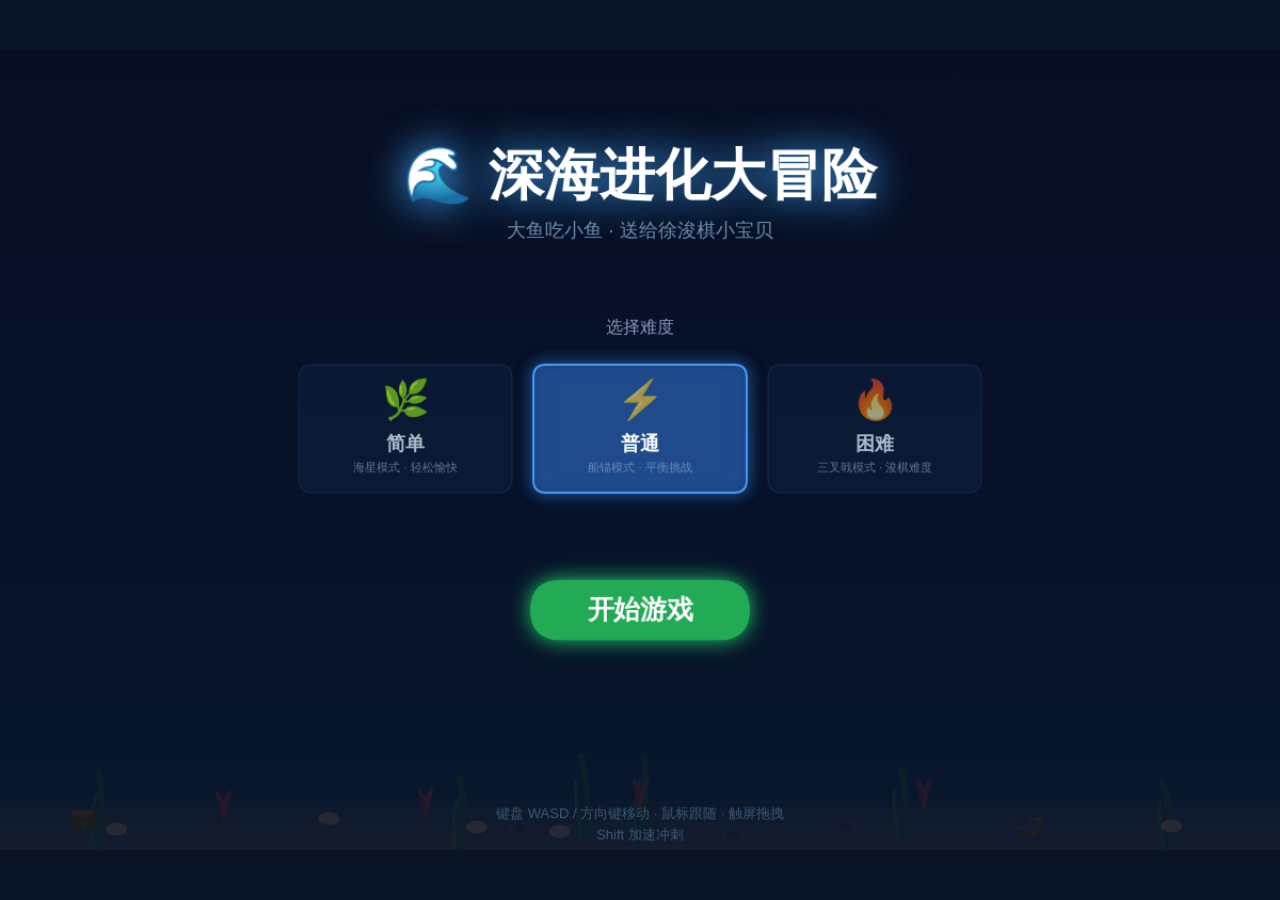
<file: deep-evolution/index.html>
<!DOCTYPE html>
<html lang="zh-CN">
<head>
  <meta charset="UTF-8">
  <meta name="viewport" content="width=device-width, initial-scale=1.0, user-scalable=no">
  <title>深海进化大冒险 🐟</title>
  <link rel="stylesheet" href="css/style.css">
</head>
<body>
  <div id="gameContainer">
    <canvas id="gameCanvas"></canvas>
  </div>
  <div id="mobileControls"></div>

  <script src="js/config.js"></script>
  <script src="js/input.js"></script>
  <script src="js/particles.js"></script>
  <script src="js/entities.js"></script>
  <script src="js/collision.js"></script>
  <script src="js/renderer.js"></script>
  <script src="js/evolution.js"></script>
  <script src="js/ui.js"></script>
  <script src="js/audio.js"></script>
  <script src="js/collection.js"></script>
  <script src="js/main.js"></script>
</body>
</html>
</file>
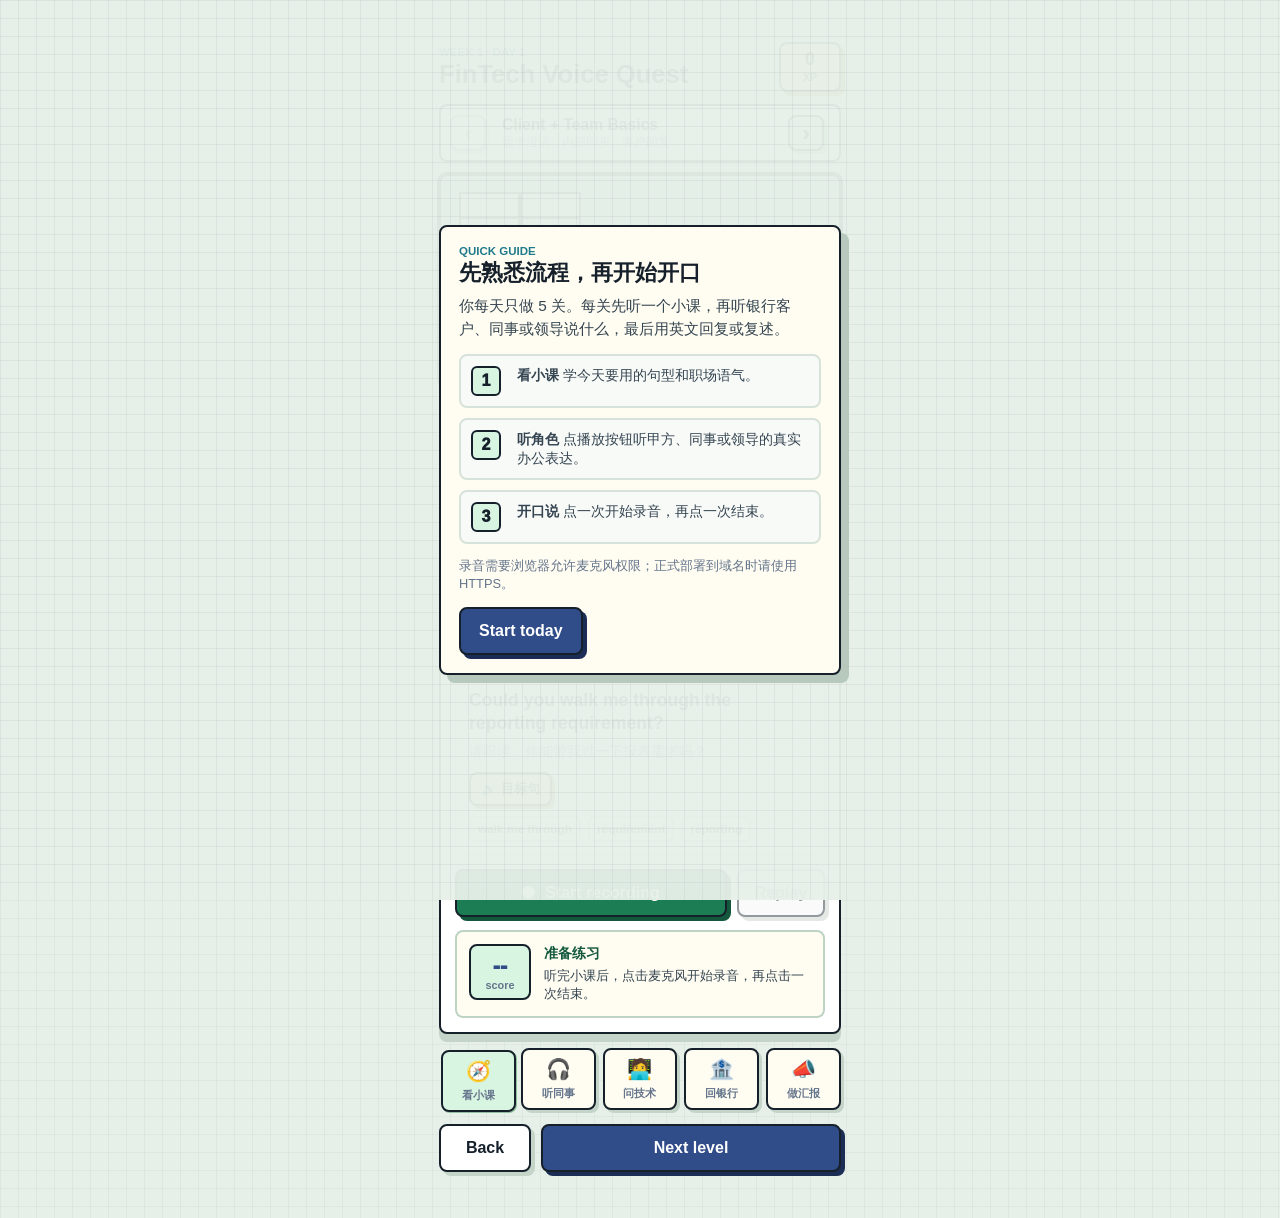
<file: english-trainer/index.html>
<!DOCTYPE html>
<html lang="zh-CN">
<head>
    <meta charset="UTF-8">
    <meta name="viewport" content="width=device-width, initial-scale=1.0, viewport-fit=cover">
    <title>FinTech Voice Quest</title>
    <link rel="stylesheet" href="style.css">
</head>
<body>
    <div class="phone-shell">
        <section class="onboarding" id="onboardingPanel" aria-label="新手教学">
            <div class="onboarding-card">
                <p class="kicker">Quick Guide</p>
                <h2>先熟悉流程，再开始开口</h2>
                <p class="guide-copy">你每天只做 5 关。每关先听一个小课，再听银行客户、同事或领导说什么，最后用英文回复或复述。</p>

                <div class="guide-list">
                    <div>
                        <span>1</span>
                        <p><strong>看小课</strong> 学今天要用的句型和职场语气。</p>
                    </div>
                    <div>
                        <span>2</span>
                        <p><strong>听角色</strong> 点播放按钮听甲方、同事或领导的真实办公表达。</p>
                    </div>
                    <div>
                        <span>3</span>
                        <p><strong>开口说</strong> 点一次开始录音，再点一次结束。</p>
                    </div>
                </div>

                <p class="permission-note">录音需要浏览器允许麦克风权限；正式部署到域名时请使用 HTTPS。</p>
                <button class="primary-button" id="startGuideBtn">Start today</button>
            </div>
        </section>

        <header class="topbar">
            <div>
                <p class="kicker" id="dayLabel">Week 1 · Day 1</p>
                <h1>FinTech Voice Quest</h1>
            </div>
            <div class="xp-box">
                <span id="xpValue">0</span>
                <small>XP</small>
            </div>
        </header>

        <main>
            <section class="course-nav" aria-label="课程导航">
                <button class="day-nav-button" id="prevDayBtn" type="button">‹</button>
                <div>
                    <strong id="courseTitle">Client + Team Basics</strong>
                    <p id="courseSubtitle">需求澄清、内部同步、客户回复</p>
                </div>
                <button class="day-nav-button" id="nextDayBtn" type="button">›</button>
            </section>

            <section class="pixel-stage" aria-label="像素办公室">
                <div class="window-grid"></div>
                <div class="desk desk-left"></div>
                <div class="desk desk-right"></div>
                <div class="screen screen-left"></div>
                <div class="screen screen-right"></div>
                <div class="sprite player" aria-hidden="true">
                    <span class="head"></span>
                    <span class="body"></span>
                    <span class="legs"></span>
                </div>
                <div class="sprite npc" aria-hidden="true">
                    <span class="head"></span>
                    <span class="body"></span>
                    <span class="legs"></span>
                </div>
                <div class="speech-bubble">
                    <strong id="npcName">Ms. Chen · Bank PM</strong>
                    <p id="npcLine">We need to confirm the reporting requirement before UAT starts.</p>
                </div>
            </section>

            <section class="mission-card">
                <div class="mission-head">
                    <div>
                        <p class="kicker" id="stageLabel">Level 1 of 5</p>
                        <h2 id="missionTitle">Confirm the Requirement</h2>
                    </div>
                    <button class="icon-button" id="playNpcBtn" aria-label="播放角色语音" title="播放角色语音">
                        <span class="play-icon"></span>
                    </button>
                </div>

                <div class="lesson-clip">
                <div class="lesson-top">
                        <span class="clip-badge">Micro lesson</span>
                        <button class="text-button" id="lessonPlayBtn">Play</button>
                    </div>
                    <p id="lessonText">Use “Could you walk me through...” when you want a client to explain a requirement step by step.</p>
                    <p class="voice-note" id="voiceNote">Voice: browser default</p>
                    <div class="clip-track" aria-hidden="true">
                        <span id="lessonProgress"></span>
                    </div>
                </div>

                <div class="challenge-panel">
                    <p class="prompt-label" id="challengeMode">Shadowing</p>
                    <p class="target-line" id="targetLine">Could you walk me through the reporting requirement?</p>
                    <p class="hint-line" id="hintLine">请跟读：你能带我过一下报表需求吗？</p>
                    <button class="target-audio-button" id="playTargetBtn" type="button">🔊 目标句</button>
                    <div class="keyword-row" id="keywordRow"></div>
                </div>

                <div class="voice-area">
                    <button class="mic-button" id="micButton">
                        <span class="mic-dot"></span>
                        <span id="micLabel">Start recording</span>
                    </button>
                    <button class="ghost-button" id="replayBtn" disabled>Replay</button>
                </div>

                <div class="feedback" id="feedbackPanel">
                    <div class="feedback-meter">
                        <span class="feedback-score" id="scoreValue">--</span>
                        <small>score</small>
                    </div>
                    <div class="feedback-copy">
                        <strong id="feedbackTitle">准备练习</strong>
                        <p id="feedbackText">听完小课后，点击麦克风开始录音，再点击一次结束。</p>
                    </div>
                </div>
            </section>

            <section class="daily-route" aria-label="每日五关">
                <button class="route-step active" data-level="0">
                    <span class="route-emoji">🧭</span>
                    <small>看小课</small>
                </button>
                <button class="route-step" data-level="1">
                    <span class="route-emoji">🎧</span>
                    <small>听同事</small>
                </button>
                <button class="route-step" data-level="2">
                    <span class="route-emoji">🧑‍💻</span>
                    <small>问技术</small>
                </button>
                <button class="route-step" data-level="3">
                    <span class="route-emoji">🏦</span>
                    <small>回银行</small>
                </button>
                <button class="route-step" data-level="4">
                    <span class="route-emoji">📣</span>
                    <small>做汇报</small>
                </button>
            </section>

            <div class="action-row">
                <button class="secondary-button" id="prevBtn">Back</button>
                <button class="primary-button" id="nextBtn">Next level</button>
            </div>
        </main>
    </div>

    <script src="courses.js"></script>
    <script src="script.js"></script>
</body>
</html>
</file>
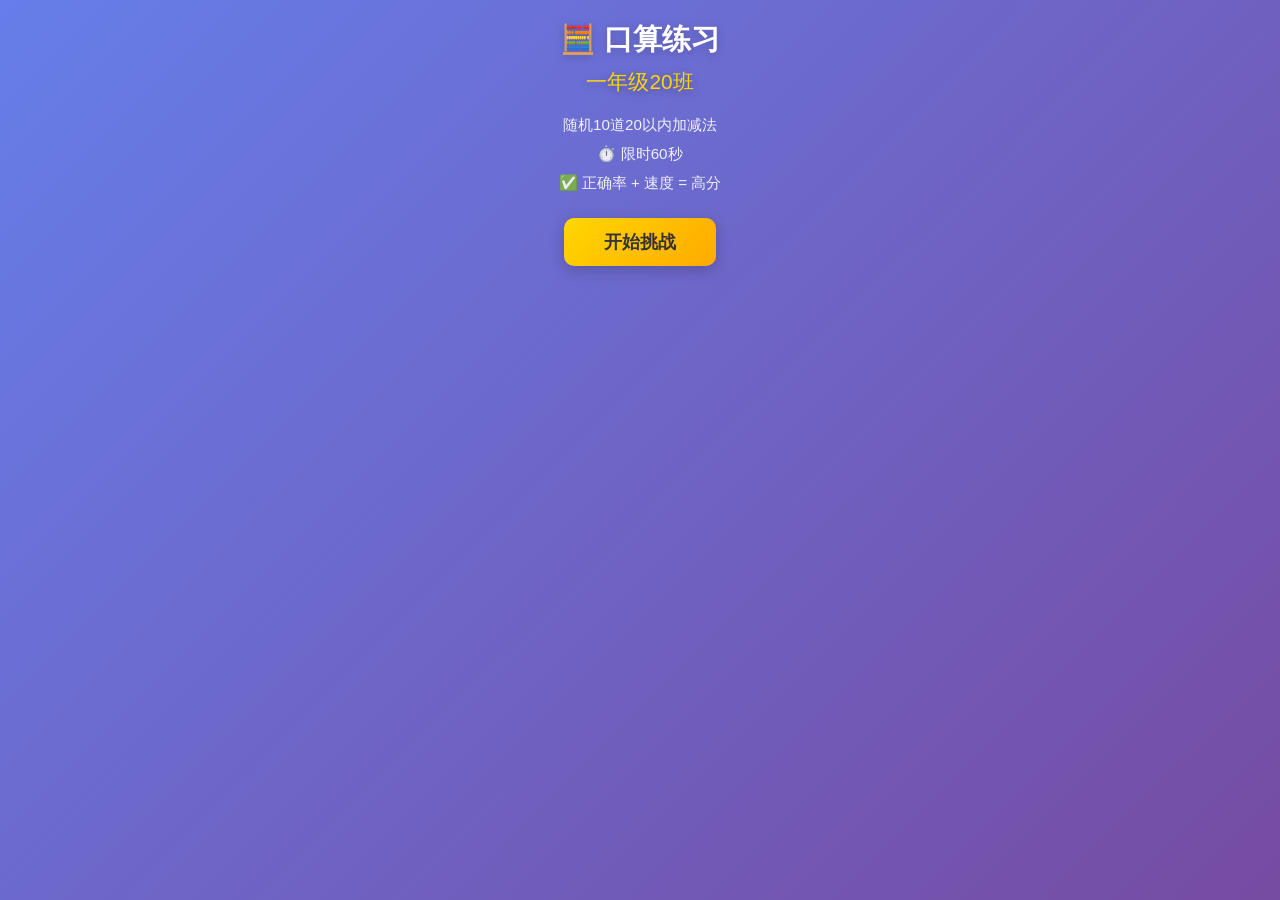
<file: math20/index.html>
<!DOCTYPE html>
<html lang="zh">
<head>
    <meta charset="UTF-8">
    <meta name="viewport" content="width=device-width, initial-scale=1.0, user-scalable=no, maximum-scale=1.0, minimum-scale=1.0">
    <meta name="apple-mobile-web-app-capable" content="yes">
    <meta name="apple-mobile-web-app-status-bar-style" content="black-translucent">
    <meta name="format-detection" content="telephone=no">
    <title>口算小游戏</title>
    <style>
        * {
            margin: 0;
            padding: 0;
            box-sizing: border-box;
            -webkit-tap-highlight-color: transparent;
            user-select: none;
            -webkit-touch-callout: none;
        }

        html, body {
            width: 100%;
            height: 100%;
            overflow: hidden;
            overscroll-behavior: none;
            touch-action: none;
            font-family: -apple-system, BlinkMacSystemFont, "Segoe UI", Roboto, sans-serif;
            background: linear-gradient(135deg, #667eea 0%, #764ba2 100%);
        }

        body {
            display: flex;
            flex-direction: column;
            align-items: center;
            padding: 10px;
        }

        h1 {
            color: white;
            font-size: 1.8rem;
            margin: 10px 0 8px;
            text-shadow: 0 2px 10px rgba(0,0,0,0.2);
        }

        .class-name {
            color: #ffd700;
            font-size: 1.3rem;
            margin-bottom: 15px;
            text-shadow: 0 2px 10px rgba(0,0,0,0.3);
        }

        .info-text {
            color: rgba(255,255,255,0.9);
            font-size: 0.95rem;
            margin: 4px 0;
        }

        .btn-primary {
            background: linear-gradient(135deg, #ffd700, #ffaa00);
            color: #333;
            font-size: 1.1rem;
            padding: 12px 40px;
            border-radius: 10px;
            margin-top: 20px;
            font-weight: bold;
            box-shadow: 0 4px 15px rgba(0,0,0,0.2);
            border: none;
            cursor: pointer;
        }

        .question {
            font-size: 38px;
            text-align: center;
            margin: 15px 0;
            font-weight: bold;
            color: #fff;
            text-shadow: 0 2px 10px rgba(0,0,0,0.2);
        }

        .answer-input {
            display: block;
            width: 70%;
            max-width: 300px;
            height: 55px;
            margin: 10px auto;
            padding: 0 15px;
            background: white;
            border: 2px solid #ddd;
            border-radius: 10px;
            text-align: center;
            font-size: 26px;
            font-weight: bold;
        }

        .keyboard {
            display: flex;
            flex-wrap: wrap;
            justify-content: center;
            max-width: 280px;
            margin-top: 10px;
        }

        .btn {
            width: 55px;
            height: 50px;
            margin: 4px;
            background: #409eff;
            color: white;
            font-weight: bold;
            border-radius: 8px;
            border: none;
            font-size: 20px;
            cursor: pointer;
            transition: all 0.15s;
        }

        .btn:active {
            transform: scale(0.95);
            opacity: 0.9;
        }

        .btn-big {
            width: 120px;
        }

        .timer {
            font-size: 2.8rem;
            color: #ffd700;
            font-weight: bold;
            margin: 8px 0;
            text-shadow: 0 2px 10px rgba(0,0,0,0.3);
        }

        .timer.warning {
            color: #ff9900;
        }

        .timer.danger {
            color: #ff4444;
            animation: pulse 0.5s infinite;
        }

        @keyframes pulse {
            0%, 100% { transform: scale(1); }
            50% { transform: scale(1.1); }
        }

        .progress {
            font-size: 0.95rem;
            color: rgba(255,255,255,0.8);
            margin: 5px 0;
        }

        .score-display {
            font-size: 3.5rem;
            color: #ffd700;
            font-weight: bold;
            margin: 10px 0;
            text-shadow: 0 2px 15px rgba(0,0,0,0.3);
        }

        .stats {
            display: flex;
            justify-content: center;
            gap: 25px;
            margin: 15px 0;
        }

        .stat {
            text-align: center;
        }

        .stat-value {
            font-size: 1.8rem;
            font-weight: bold;
            color: white;
        }

        .stat-label {
            font-size: 0.8rem;
            color: rgba(255,255,255,0.7);
        }

        .result-message {
            font-size: 1.1rem;
            color: white;
            margin: 10px 0;
        }

        /* 页面切换 */
        .page {
            display: none;
            flex-direction: column;
            align-items: center;
            width: 100%;
        }

        .page.active {
            display: flex;
        }

        .feedback {
            position: fixed;
            top: 50%;
            left: 50%;
            transform: translate(-50%, -50%);
            font-size: 2rem;
            font-weight: bold;
            padding: 20px 40px;
            border-radius: 15px;
            z-index: 100;
            animation: feedbackPop 0.8s forwards;
        }

        .feedback.right {
            background: rgba(76, 175, 80, 0.95);
            color: white;
        }

        .feedback.wrong {
            background: rgba(244, 67, 54, 0.95);
            color: white;
        }

        @keyframes feedbackPop {
            0% { opacity: 0; transform: translate(-50%, -50%) scale(0.5); }
            20% { opacity: 1; transform: translate(-50%, -50%) scale(1.2); }
            40% { transform: translate(-50%, -50%) scale(1); }
            100% { opacity: 0; transform: translate(-50%, -50%) scale(1); }
        }
    </style>
</head>
<body>
    <!-- 开始页面 -->
    <div class="page active" id="startPage">
        <h1>🧮 口算练习</h1>
        <div class="class-name">一年级20班</div>
        <p class="info-text">随机10道20以内加减法</p>
        <p class="info-text">⏱️ 限时60秒</p>
        <p class="info-text">✅ 正确率 + 速度 = 高分</p>
        <button class="btn-primary" id="startBtn">开始挑战</button>
    </div>

    <!-- 游戏页面 -->
    <div class="page" id="gamePage">
        <div class="timer" id="timer">60</div>
        <div class="progress" id="progress">第 1/10 题</div>
        <div class="question" id="question">1 + 1 = ?</div>
        <input type="text" class="answer-input" id="answer" readonly placeholder="?">
        <div class="keyboard">
            <button class="btn">1</button>
            <button class="btn">2</button>
            <button class="btn">3</button>
            <button class="btn">4</button>
            <button class="btn">5</button>
            <button class="btn">6</button>
            <button class="btn">7</button>
            <button class="btn">8</button>
            <button class="btn">9</button>
            <button class="btn" id="delBtn">←</button>
            <button class="btn">0</button>
            <button class="btn btn-big" id="okBtn">确定</button>
        </div>
    </div>

    <!-- 结果页面 -->
    <div class="page" id="endPage">
        <h1>挑战完成！</h1>
        <div class="result-message" id="resultMessage"></div>
        <div class="score-display" id="finalScore">0</div>
        <p class="info-text">你的得分</p>
        <div class="stats">
            <div class="stat">
                <div class="stat-value" id="correctCount">0</div>
                <div class="stat-label">正确</div>
            </div>
            <div class="stat">
                <div class="stat-value" id="wrongCount">0</div>
                <div class="stat-label">错误</div>
            </div>
            <div class="stat">
                <div class="stat-value" id="timeUsed">0</div>
                <div class="stat-label">用时(秒)</div>
            </div>
        </div>
        <button class="btn-primary" id="restartBtn">再来一次</button>
    </div>

    <!-- 音效 -->
    <audio id="soundRight" preload="auto">
        <source src="[data-uri]">
    </audio>
    <audio id="soundWrong" preload="auto">
        <source src="[data-uri]">
    </audio>

    <script>
        let questions = [];
        let currentIndex = 0;
        let correctCount = 0;
        let wrongCount = 0;
        let timeLeft = 60;
        let startTime = 0;
        let timerInterval = null;

        function vibrateShort() {
            if (navigator.vibrate) navigator.vibrate(50);
        }

        function vibrateLong() {
            if (navigator.vibrate) navigator.vibrate([100, 50, 100]);
        }

        function playSound(type) {
            try {
                const audio = document.getElementById(type === 'right' ? 'soundRight' : 'soundWrong');
                audio.currentTime = 0;
                audio.play().catch(() => {});
            } catch(e) {}
        }

        function showPage(pageId) {
            document.querySelectorAll('.page').forEach(p => p.classList.remove('active'));
            document.getElementById(pageId).classList.add('active');
        }

        function generateQuestions() {
            questions = [];
            for (let i = 0; i < 10; i++) {
                const isAddition = Math.random() > 0.5;
                // 70%概率出10以上的数，30%概率出10以内的数
                const useLargeNumbers = Math.random() > 0.3;
                let a, b, answer;
                
                if (isAddition) {
                    if (useLargeNumbers) {
                        // 至少有一个数 > 10，确保和<=20
                        a = Math.floor(Math.random() * 11) + 10; // 10-20
                        a = Math.min(a, 20);
                        b = Math.floor(Math.random() * (21 - a));
                        // 确保b不是0
                        if (b === 0) b = Math.floor(Math.random() * Math.min(10, 21 - a)) + 1;
                    } else {
                        // 10以内，禁止0
                        a = Math.floor(Math.random() * 9) + 1; // 1-9
                        b = Math.floor(Math.random() * (10 - a)) + 1; // 1-9，确保和<=10
                    }
                    answer = a + b;
                } else {
                    if (useLargeNumbers) {
                        // 至少有一个数 > 10
                        a = Math.floor(Math.random() * 11) + 10; // 10-20
                        b = Math.floor(Math.random() * a);
                        // 确保b不是0，且结果>=0
                        if (b === 0) b = Math.floor(Math.random() * Math.min(9, a)) + 1;
                    } else {
                        // 10以内，禁止0
                        a = Math.floor(Math.random() * 9) + 1; // 1-9
                        b = Math.floor(Math.random() * a) + 1; // 1-a，确保结果>=0
                    }
                    answer = a - b;
                }
                questions.push({ text: `${a} ${isAddition ? '+' : '-'} ${b} = ?`, answer: answer });
            }
        }

        function startGame() {
            currentIndex = 0;
            correctCount = 0;
            wrongCount = 0;
            timeLeft = 60;
            startTime = Date.now();
            generateQuestions();
            showPage('gamePage');
            showQuestion();
            clearInterval(timerInterval);
            timerInterval = setInterval(() => {
                timeLeft--;
                const timerEl = document.getElementById('timer');
                timerEl.textContent = timeLeft;
                if (timeLeft <= 10) timerEl.className = 'timer danger';
                else if (timeLeft <= 20) timerEl.className = 'timer warning';
                if (timeLeft <= 0) endGame();
            }, 1000);
        }

        function showQuestion() {
            const q = questions[currentIndex];
            document.getElementById('question').textContent = q.text;
            document.getElementById('progress').textContent = `第 ${currentIndex + 1}/10 题`;
            document.getElementById('answer').value = '';
        }

        function showFeedback(isCorrect) {
            const feedback = document.createElement('div');
            feedback.className = `feedback ${isCorrect ? 'right' : 'wrong'}`;
            feedback.textContent = isCorrect ? '✅' : '❌';
            document.body.appendChild(feedback);
            if (isCorrect) {
                vibrateShort();
                playSound('right');
            } else {
                vibrateLong();
                playSound('wrong');
            }
            setTimeout(() => feedback.remove(), 800);
        }

        function submitAnswer() {
            const input = document.getElementById('answer');
            const userAnswer = parseInt(input.value);
            if (isNaN(userAnswer)) return;
            if (userAnswer === questions[currentIndex].answer) {
                correctCount++;
                showFeedback(true);
            } else {
                wrongCount++;
                showFeedback(false);
            }
            currentIndex++;
            if (currentIndex >= 10) {
                setTimeout(endGame, 500);
            } else {
                showQuestion();
            }
        }

        function endGame() {
            clearInterval(timerInterval);
            const timeUsed = Math.round((Date.now() - startTime) / 1000);
            const score = Math.round(correctCount * 10 + Math.max(0, 60 - timeUsed) * 0.5);
            let message = '';
            if (correctCount === 10) message = '🎉 满分！';
            else if (correctCount >= 8) message = '👏 非常棒！';
            else if (correctCount >= 6) message = '💪 不错！';
            else message = '📚 继续加油！';
            document.getElementById('finalScore').textContent = score;
            document.getElementById('correctCount').textContent = correctCount;
            document.getElementById('wrongCount').textContent = wrongCount;
            document.getElementById('timeUsed').textContent = timeUsed;
            document.getElementById('resultMessage').textContent = message;
            showPage('endPage');
        }

        // 数字键盘
        const input = document.getElementById('answer');
        document.querySelectorAll('.keyboard .btn').forEach(btn => {
            btn.addEventListener('click', () => {
                const t = btn.textContent.trim();
                if (t === '←') {
                    input.value = input.value.slice(0, -1);
                } else if (t === '确定') {
                    submitAnswer();
                } else {
                    if (input.value.length < 3) input.value += t;
                }
            });
        });

        document.getElementById('startBtn').addEventListener('click', startGame);
        document.getElementById('restartBtn').addEventListener('click', () => showPage('startPage'));

        // 全屏
        document.addEventListener('DOMContentLoaded', () => {
            document.addEventListener('click', () => {
                if (document.documentElement.requestFullscreen) {
                    document.documentElement.requestFullscreen().catch(() => {});
                }
            }, { once: true });
        });
    </script>
</body>
</html>
</file>
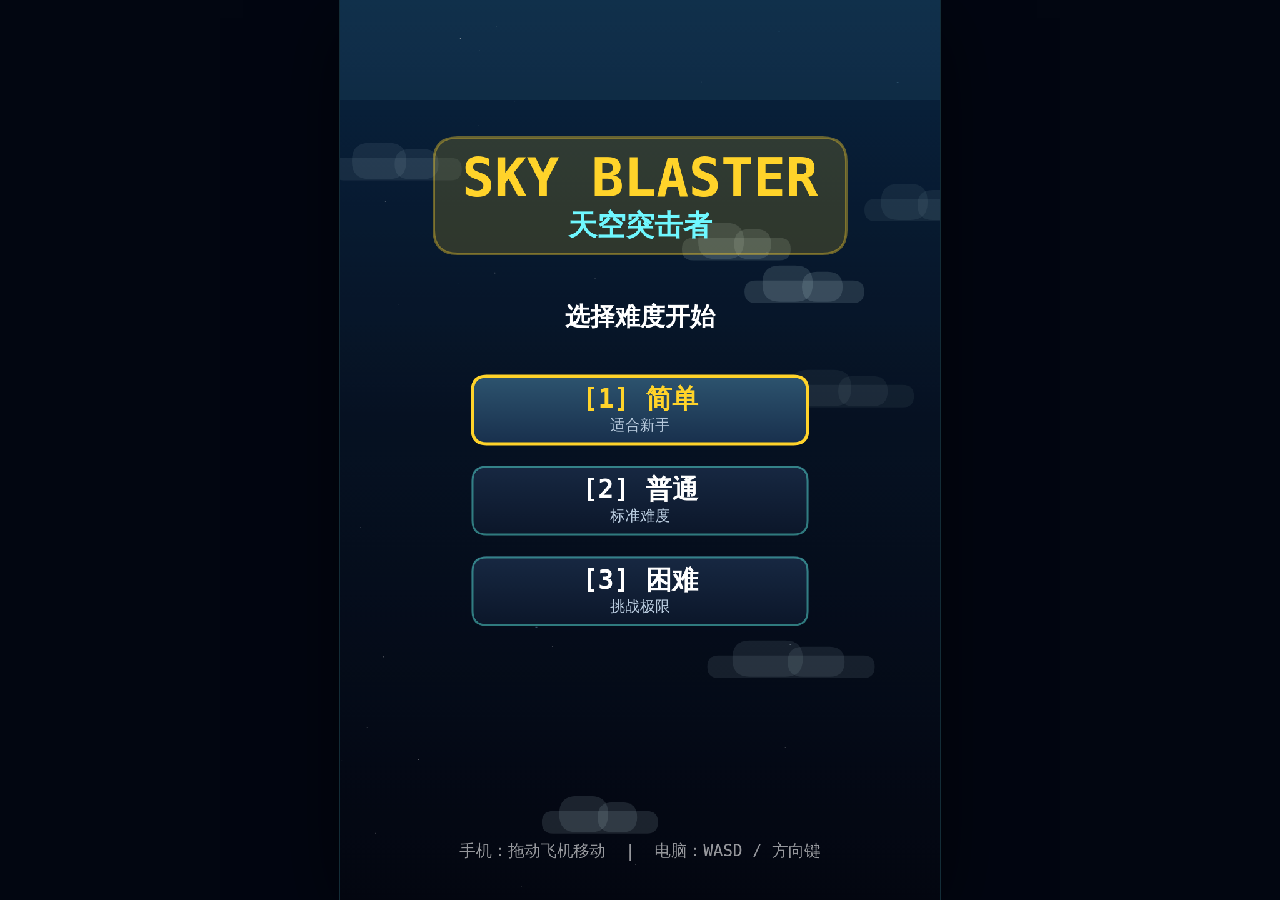
<file: sky-blaster/index.html>
<!DOCTYPE html>
<html lang="zh-CN">
<head>
<meta charset="UTF-8">
<meta name="viewport" content="width=device-width, initial-scale=1.0, viewport-fit=cover, user-scalable=no">
<title>Sky Blaster - 天空突击者</title>
<style>
*{margin:0;padding:0;box-sizing:border-box}
html,body{width:100%;height:100%;overflow:hidden;background:#020611}
body{display:flex;justify-content:center;align-items:center;min-height:100dvh;font-family:system-ui,-apple-system,BlinkMacSystemFont,"Segoe UI",sans-serif;touch-action:none;overscroll-behavior:none}
canvas{display:block;image-rendering:pixelated;image-rendering:crisp-edges;background:#071427;box-shadow:0 0 0 1px rgba(103,232,249,.18),0 18px 80px rgba(0,0,0,.55);touch-action:none}
@media (max-width:700px){
  body{align-items:flex-start;background:#020611}
  canvas{box-shadow:none}
}
</style>
</head>
<body>
<canvas id="c"></canvas>
<script>
const W=960,H=1440,c=document.getElementById('c'),ctx=c.getContext('2d');
c.width=W;c.height=H;
const K={};
function fitCanvas(){
    const vw=window.innerWidth,vh=window.innerHeight,ratio=W/H;
    if(vw<=700&&vw/vh<ratio*0.9){
        c.style.width=vw+'px';
        c.style.height=vh+'px';
        return;
    }
    let cw=vw,ch=vw/ratio;
    if(ch>vh){ch=vh;cw=vh*ratio}
    c.style.width=Math.floor(cw)+'px';
    c.style.height=Math.floor(ch)+'px';
}
fitCanvas();
window.addEventListener('resize',fitCanvas);
function rnd(a,b){return Math.random()*(b-a)+a}
function rndi(a,b){return Math.floor(rnd(a,b+1))}
function roundRect(x,y,w,h,r,fill=true,stroke=false){
    const rr=Math.min(r,w/2,h/2);
    ctx.beginPath();
    ctx.moveTo(x+rr,y);ctx.lineTo(x+w-rr,y);ctx.quadraticCurveTo(x+w,y,x+w,y+rr);
    ctx.lineTo(x+w,y+h-rr);ctx.quadraticCurveTo(x+w,y+h,x+w-rr,y+h);
    ctx.lineTo(x+rr,y+h);ctx.quadraticCurveTo(x,y+h,x,y+h-rr);
    ctx.lineTo(x,y+rr);ctx.quadraticCurveTo(x,y,x+rr,y);
    ctx.closePath();
    if(fill)ctx.fill();
    if(stroke)ctx.stroke();
}

// === PIXEL ART SPRITE SYSTEM ===
const SPR={};
const C={'.':'transparent','R':'#ff4757','O':'#ff9f43','Y':'#ffd32a','G':'#2ed573','C':'#4ecdc4','W':'#ffffff','M':'#c0392b','B':'#2c3e50','P':'#a55eea','D':'#ff6b6b'};
function makeSprite(name,pixels,scale=2){
    const h=pixels.length,w=pixels[0].length;
    const cv=document.createElement('canvas');cv.width=w*scale;cv.height=h*scale;
    const cx=cv.getContext('2d');
    pixels.forEach((row,y)=>[...row].forEach((ch,x)=>{
        if(C[ch]){cx.fillStyle=C[ch];cx.fillRect(x*scale,y*scale,scale,scale)}
    }));
    SPR[name]=cv;
}
// Player ship
makeSprite('player',[
    '......CCCC......',
    '.....CCCCCC.....',
    '....CCCCCCCC....',
    '...CCCCCCCCCC...',
    '..CCCCWWWWCCCC..',
    '..CCCWWWWWWCCC..',
    '.CCCCCCCCCCCCCC.',
    '.CCCCCCCCCCCCCC.',
    'CCCCCCCCCCCCCCCC',
    'CCCCCCCCCCCCCCCC',
    '.CCC.CCCCCC.CCC.',
    '..CC..CCCC..CC..',
    '......ORRO......',
    '......ORRO......',
],2);
// Scout enemy
makeSprite('scout',[
    '....RRRR....',
    '...RRRRRR...',
    '..RRRRRRRR..',
    '.RRRWRRWRRR.',
    'RRRRRRRRRRRR',
    '.RRRRRRRRRR.',
    '..RR.RR.RR..',
],2);
// Fighter enemy
makeSprite('fighter',[
    '......OO......',
    '.....OOOO.....',
    '....OOOOOO....',
    '...OOWWWOOO...',
    '..OOOWWWOOOO..',
    '.OOOOOOOOOOOO.',
    'OOOOOOOOOOOOOO',
    '.OO.OOOOOO.OO.',
    '..O..OOOO..O..',
],2);
// Bomber enemy
makeSprite('bomber',[
    'RRRRRRRRRRRRRRRR',
    'RRRRRRRRRRRRRRRR',
    'RRRWRRRRRRRRWRRR',
    'RRRWRRRRRRRRWRRR',
    'RRRRRRRRRRRRRRRR',
    'RRRRRRRRRRRRRRRR',
    'RRRRRRRRRRRRRRRR',
    'RRRRRRRRRRRRRRRR',
    '.RRR..RRRR..RRR.',
    '..RR..RRRR..RR..',
],2);
// Drone enemy
makeSprite('drone',[
    '..YYYYYY..',
    '.YYYYYYYY.',
    'YYYYYYYYYY',
    'YYYYWWYYYY',
    'YYYYWWYYYY',
    'YYYYYYYYYY',
    '.YYYYYYYY.',
    '..YYYYYY..',
],2);
// Boss
makeSprite('boss',[
    '......MMMMMMMM......',
    '.....MMMMMMMMMM.....',
    '....MMMMMMMMMMMM....',
    '...MMMMMMMMMMMMMM...',
    '..MMMMMMMMMMMMMMMM..',
    '.MMMMMMMMMMMMMMMMMM.',
    'MMMMMMMMMMMMMMMMMMMM',
    'MMMWWMMMMMMMMMMMWWMM',
    'MMMWWMMMMMMMMMMMWWMM',
    'MMMMMMMMMMMMMMMMMMMM',
    'MMMMMMMMMMMMMMMMMMMM',
    'MMMMMMMMMMMMMMMMMMMM',
    '.MMMMMMMMMMMMMMMMMM.',
    '..MMMMMMMMMMMMMMMM..',
    '...MMMMMMMMMMMMMM...',
    '....MM........MM....',
],3);
// Missile
makeSprite('missile',[
    '.GG.',
    'GGGG',
    'GGGG',
    '.GG.',
    '.YY.',
    '.YY.',
],2);
function cls(v,a,b){return Math.max(a,Math.min(b,v))}
function hit(a,b){return a.x<b.x+b.w&&a.x+a.w>b.x&&a.y<b.y+b.h&&a.y+a.h>b.y}

const DIFF={easy:{hp:5,inv:2,spawn:0.7,bossHp:0.6},normal:{hp:3,inv:1.5,spawn:1,bossHp:1},hard:{hp:2,inv:1,spawn:1.5,bossHp:1.3}};
let actx=null;
function initAudio(){try{if(!actx)actx=new(window.AudioContext||window.webkitAudioContext);if(actx&&actx.state==='suspended')actx.resume()}catch(e){}}
function snd(t){if(!actx)return;const o=actx.createOscillator(),g=actx.createGain();o.connect(g);g.connect(actx.destination);if(t==='shoot'){o.frequency.setValueAtTime(880,actx.currentTime);o.frequency.exponentialRampToValueAtTime(440,actx.currentTime+0.06);g.gain.setValueAtTime(0.06,actx.currentTime);g.gain.exponentialRampToValueAtTime(0.001,actx.currentTime+0.06);o.start();o.stop(actx.currentTime+0.06)}else if(t==='hit'){o.type='square';o.frequency.setValueAtTime(200,actx.currentTime);o.frequency.exponentialRampToValueAtTime(50,actx.currentTime+0.15);g.gain.setValueAtTime(0.1,actx.currentTime);g.gain.exponentialRampToValueAtTime(0.001,actx.currentTime+0.15);o.start();o.stop(actx.currentTime+0.15)}else if(t==='lvl'){[523,659,784,1047].forEach((f,i)=>setTimeout(()=>{const oo=actx.createOscillator(),gg=actx.createGain();oo.connect(gg);gg.connect(actx.destination);oo.type='sine';oo.frequency.setValueAtTime(f,actx.currentTime);gg.gain.setValueAtTime(0.06,actx.currentTime);gg.gain.exponentialRampToValueAtTime(0.001,actx.currentTime+0.1);oo.start();oo.stop(actx.currentTime+0.1)},i*70))}}

let state='menu',diff='normal',player=null,enemies=[],pBul=[],eBul=[],orbs=[],particles=[];
let spawner=null,expSys=null,skillSys=null,skillUI=null,boss=null;
let wave=0,lvl=1,score=0,waveTimer=0,bossSpawned=false,showSkill=false,mainSel=0,levelUpTimer=0,nextLvl=1;
let pointerDown=false,touchTarget=null;
let stars=[];for(let i=0;i<40;i++)stars.push({x:rnd(0,W),y:rnd(0,H),s:rnd(0.5,1.5),sp:rnd(15,30)});
let clouds=[];for(let i=0;i<8;i++)clouds.push({x:rnd(-120,W),y:rnd(80,H-120),w:rnd(140,280),sp:rnd(8,18),a:rnd(0.06,0.16)});

// Particles
function boom(x,y,n=15,c='#ff6b6b'){for(let i=0;i<n;i++)particles.push({x,y,vx:rnd(-120,120),vy:rnd(-120,120),life:rnd(0.2,0.5),ml:0.5,sz:rnd(3,8),c})}
function trail(x,y){particles.push({x,y,vx:rnd(-10,10),vy:rnd(30,70),life:0.15,ml:0.15,sz:rnd(2,5),c:'#ff9f43'})}

class Player{
    constructor(d){this.w=64;this.h=72;this.x=W/2-this.w/2;this.y=H-140;this.hp=DIFF[d].hp;this.inv=DIFF[d].inv;this.invT=0;this.spd=350;this.shootT=0;this.shootI=0.18;this.missileT=0;this.missileI=1.5;this.skills={};this.shieldHits=0}
    update(dt){
        let dx=0,dy=0;
        const s=this.spd*(1+(this.skills.speed||0)*0.2);
        if(touchTarget){
            const tx=cls(touchTarget.x-this.w/2,0,W-this.w);
            const ty=cls(touchTarget.y-this.h*1.35,80,H-this.h-36);
            const step=s*1.6*dt;
            const mx=tx-this.x,my=ty-this.y,d=Math.hypot(mx,my);
            if(d<=step||d<1){this.x=tx;this.y=ty}else{this.x+=mx/d*step;this.y+=my/d*step}
        }else{
            if(K.ArrowLeft||K.a)dx=-1;if(K.ArrowRight||K.d)dx=1;if(K.ArrowUp||K.w)dy=-1;if(K.ArrowDown||K.s)dy=1;
            if(dx&&dy){dx*=0.7;dy*=0.7}
            this.x=cls(this.x+dx*s*dt,0,W-this.w);this.y=cls(this.y+dy*s*dt,0,H-this.h);
        }
        this.shootT+=dt;const intv=this.shootI*Math.max(0.15,1-(this.skills.fireRate||0)*0.15);
        let bullets=[];
        if(this.shootT>=intv){this.shootT=0;const dmg=1+(this.skills.damage||0)*0.3;const cnt=1+(this.skills.scatter||0);
            if(cnt===1){bullets.push({x:this.x+this.w/2-4,y:this.y-12,w:8,h:20,vy:-600,dmg,active:true,homing:false})}
            else{const sp=Math.PI/6;for(let i=0;i<cnt;i++){const a=-sp/2+sp*i/(cnt-1);bullets.push({x:this.x+this.w/2-4,y:this.y,w:8,h:20,vx:Math.sin(a)*600,vy:-Math.cos(a)*600,dmg,active:true,homing:false})}}
        }
        if(this.skills.homing>0){
            this.missileT+=dt;
            if(this.missileT>=this.missileI){this.missileT=0;
                bullets.push({x:this.x+this.w/2-6,y:this.y,w:12,h:12,vy:-300,vx:0,dmg:2,active:true,homing:true,life:3});
            }
        }
        if(this.invT>0){this.invT-=dt;if(this.invT<=0){this.invT=0}}
        return bullets;
    }
    hit(){if(this.invT>0)return false;if(this.shieldHits>0){this.shieldHits--;return false}this.hp--;this.invT=this.inv;boom(this.x+this.w/2,this.y+this.h/2,8,'#ff4757');return this.hp<=0}
    addSkill(id){this.skills[id]=(this.skills[id]||0)+1;if(id==='shield')this.shieldHits=this.skills.shield||1}
    render(){
        if(SPR.player)ctx.drawImage(SPR.player,this.x,this.y,this.w,this.h);
        else{ctx.fillStyle='#4ecdc4';ctx.fillRect(this.x,this.y,this.w,this.h)}
        if(this.invT>0){ctx.strokeStyle='rgba(46,213,115,'+(0.5+Math.sin(this.invT*10)*0.3)+')';ctx.lineWidth=3;ctx.beginPath();ctx.arc(this.x+this.w/2,this.y+this.h/2,this.w/2+8,0,Math.PI*2);ctx.stroke()}
    }
}

class Enemy{
    constructor(type){
        const cfg={scout:{w:48,h:48,hp:1,spd:120,c:'#ff6b6b',pts:10},fighter:{w:56,h:56,hp:2,spd:80,c:'#ff9f43',pts:25},bomber:{w:72,h:48,hp:4,spd:50,c:'#ee5a24',pts:50,shoot:2.5},drone:{w:42,h:42,hp:1,spd:180,c:'#ffd32a',pts:15,kami:true}};
        const c=cfg[type];this.type=type;this.w=c.w;this.h=c.h;this.hp=c.hp;this.maxHp=c.hp;this.spd=c.spd;this.c=c.c;this.pts=c.pts;this.kami=c.kami||false;
        this.x=rnd(50,W-this.w-50);this.y=-this.h;this.baseX=this.x;this.t=0;this.shootInt=c.shoot||99;this.shootT=0;this.active=true;
    }
    update(dt,px,py){
        this.t+=dt;
        if(this.type==='scout')this.y+=this.spd*dt;
        else if(this.type==='fighter'){this.y+=this.spd*dt;this.x=this.baseX+Math.sin(this.t*2)*25}
        else if(this.type==='bomber'){this.y+=this.spd*dt;this.shootT+=dt}
        else if(this.type==='drone'){const dx=px-this.x,dy=py-this.y,d=Math.hypot(dx,dy);if(d>1){this.x+=dx/d*this.spd*dt;this.y+=dy/d*this.spd*dt}}
        if(this.y>H+20)this.active=false;
    }
    canShoot(){return this.type==='bomber'&&this.shootT>=this.shootInt?(this.shootT=0,true):false}
    hit(d){this.hp-=d;if(this.hp<=0){this.active=false;boom(this.x+this.w/2,this.y+this.h/2,10,this.c);return true}return false}
    render(){
        if(SPR[this.type])ctx.drawImage(SPR[this.type],this.x,this.y,this.w,this.h);
        else{ctx.fillStyle=this.c;ctx.fillRect(this.x,this.y,this.w,this.h)}
        if(this.hp<this.maxHp){ctx.fillStyle='#333';ctx.fillRect(this.x,this.y-8,this.w,5);ctx.fillStyle='#ff4757';ctx.fillRect(this.x,this.y-8,this.w*(this.hp/this.maxHp),5)}
    }
}

class Spawner{
    constructor(d){this.t=0;this.on=false;this.types=[];this.total=0;this.n=0}
    start(w,types,mult){this.types=types;this.total=Math.floor((3+w*2)*mult);this.n=0;this.on=true;this.t=0}
    update(dt,en){if(!this.on)return;this.t+=dt;if(this.t>=0.7&&this.n<this.total){this.t=0;en.push(new Enemy(this.types[rndi(0,this.types.length-1)]));this.n++}if(this.n>=this.total)this.on=false}
}

class Orb{
    constructor(x,y,v){this.x=x;this.y=y;this.w=12;this.h=12;this.v=v;this.active=true;this.vx=rnd(-30,30);this.vy=rnd(-50,-25);this.t=0}
    update(dt,mx,my,range){
        this.vy+=80*dt;this.x+=this.vx*dt;this.y+=this.vy*dt;
        const cx=this.x+this.w/2,cy=this.y+this.h/2;
        const d=Math.hypot(cx-mx,cy-my);
        if(d<range&&d>1){const a=Math.atan2(my-cy,mx-cx);const pull=300*(1-d/range);this.x+=Math.cos(a)*pull*dt;this.y+=Math.sin(a)*pull*dt}
        if(this.y>H+10)this.active=false;this.t+=dt;
    }
    render(){
        const s=10+Math.sin(this.t*5)*3;
        ctx.fillStyle='rgba(46,213,115,0.4)';ctx.beginPath();ctx.arc(this.x+6,this.y+6,s+6,0,Math.PI*2);ctx.fill();
        ctx.fillStyle='#2ed573';ctx.beginPath();ctx.arc(this.x+6,this.y+6,s,0,Math.PI*2);ctx.fill();
        ctx.fillStyle='#7bed9f';ctx.beginPath();ctx.arc(this.x+4,this.y+4,4,0,Math.PI*2);ctx.fill();
    }
}

class ExpSys{
    constructor(){this.orbs=[];this.xp=0;this.lv=1;this.next=60}
    add(x,y,v){this.orbs.push(new Orb(x-6,y-6,Math.floor(v*1.2)))}
    update(dt,px,py,range){
        this.orbs.forEach(o=>o.update(dt,px+21,py+36,range));
        let up=false;
        this.orbs.forEach(o=>{
            if(!o.active)return;
            const cx=o.x+o.w/2,cy=o.y+o.h/2;
            if(Math.hypot(px+21-cx,py+36-cy)<40){
                this.xp+=o.v;
                if(this.xp>=this.next){this.xp-=this.next;this.lv++;this.next=Math.floor(60*Math.pow(1.3,this.lv-1));up=true}
                o.active=false;
            }
        });
        this.orbs=this.orbs.filter(o=>o.active);return up;
    }
    pct(){return this.xp/this.next}
    render(){this.orbs.forEach(o=>o.render())}
}

const SKILL_NAMES={scatter:'散射弹',laser:'激光束',homing:'追踪弹',shield:'护盾',speed:'速度',magnet:'磁铁',damage:'攻击',fireRate:'射速'};
const SKILL_DESC={scatter:'多发子弹',laser:'穿透伤害',homing:'追踪导弹',shield:'抵挡伤害',speed:'移动更快',magnet:'吸引范围',damage:'伤害提升',fireRate:'射速提升'};
class SkillSys{
    constructor(){this.skills=[];this.seed=Date.now()}
    get(n){
        this.seed=(this.seed*9301+49297)%233280;
        const all=Object.keys(SKILL_NAMES);
        const avail=all.filter(id=>(this.skills.find(s=>s.id===id)?.lv||0)<5);
        const shuffled=[];
        const copy=[...avail];
        while(copy.length>0&&shuffled.length<n){
            this.seed=(this.seed*9301+49297)%233280;
            const idx=this.seed%copy.length;
            shuffled.push(copy.splice(idx,1)[0]);
        }
        return shuffled.map(id=>({id,name:SKILL_NAMES[id],desc:SKILL_DESC[id],lv:this.skills.find(s=>s.id===id)?.lv||0}));
    }
    pick(id){const s=this.skills.find(s=>s.id===id);if(s)s.lv++;else this.skills.push({id,lv:1})}
}

class SkillUI{
    constructor(){this.vis=false;this.items=[];this.cb=null;this.cards=[]}
    show(items,cb){this.vis=true;this.items=items;this.cb=cb}
    input(k){if(!this.vis)return;if(k>='1'&&k<='3'&&parseInt(k)-1<this.items.length){this.cb(this.items[parseInt(k)-1].id);this.vis=false}}
    pickAt(x,y){const i=this.cards.findIndex(r=>x>=r.x&&x<=r.x+r.w&&y>=r.y&&y<=r.y+r.h);if(i>=0&&this.items[i]){this.cb(this.items[i].id);this.vis=false;return true}return false}
    drawIcon(x,y,skillId){
        ctx.save();ctx.translate(x,y);ctx.scale(1.5,1.5);
        if(skillId==='scatter'){
            ctx.fillStyle='#ffd32a';for(let i=-1;i<=1;i++){ctx.fillRect(-2+i*12,-15,4,10);ctx.fillRect(-2+i*12,5,4,8)}
        }else if(skillId==='laser'){
            ctx.fillStyle='#ff4757';ctx.fillRect(-3,-20,6,40);ctx.fillStyle='#fff';ctx.fillRect(-1,-18,2,36);
        }else if(skillId==='homing'){
            ctx.fillStyle='#2ed573';ctx.beginPath();ctx.moveTo(0,-15);ctx.lineTo(-10,5);ctx.lineTo(0,0);ctx.lineTo(10,5);ctx.closePath();ctx.fill();
        }else if(skillId==='shield'){
            ctx.fillStyle='#4ecdc4';ctx.beginPath();ctx.arc(0,0,15,0,Math.PI*2);ctx.fill();ctx.fillStyle='#1a2a3a';ctx.beginPath();ctx.arc(0,0,10,0,Math.PI*2);ctx.fill();
        }else if(skillId==='speed'){
            ctx.fillStyle='#ffd32a';ctx.beginPath();ctx.moveTo(-10,10);ctx.lineTo(-5,-10);ctx.lineTo(0,0);ctx.lineTo(5,-10);ctx.lineTo(10,10);ctx.closePath();ctx.fill();
        }else if(skillId==='magnet'){
            ctx.fillStyle='#ff6b6b';ctx.fillRect(-12,-3,8,6);ctx.fillRect(4,-3,8,6);ctx.fillStyle='#fff';ctx.fillRect(-4,-8,8,16);
        }else if(skillId==='damage'){
            ctx.fillStyle='#ff4757';ctx.fillRect(-3,-15,6,20);ctx.fillStyle='#fff';ctx.fillRect(-8,5,16,6);ctx.fillRect(-3,5,6,10);
        }else if(skillId==='fireRate'){
            ctx.fillStyle='#ff9f43';for(let i=0;i<3;i++){ctx.fillRect(-12+i*10,-12+i*8,6,8)}
        }
        ctx.restore();
    }
    render(){
        if(!this.vis)return;ctx.fillStyle='rgba(2,6,17,0.92)';ctx.fillRect(0,0,W,H);
        ctx.fillStyle='rgba(78,205,196,0.08)';for(let y=0;y<H;y+=48){ctx.fillRect(0,y,W,2)}
        ctx.fillStyle='#ffd32a';ctx.font='bold 64px monospace';ctx.textAlign='center';ctx.fillText('选择强化',W/2,150);
        ctx.fillStyle='#b8f7ff';ctx.font='28px monospace';ctx.fillText('点击卡片，或按 1/2/3',W/2,198);
        const cw=250,sp=24,sx=(W-this.items.length*cw-(this.items.length-1)*sp)/2;
        this.cards=[];
        this.items.forEach((sk,i)=>{const x=sx+i*(cw+sp),y=260;
            this.cards.push({x,y,w:cw,h:440});
            const grad=ctx.createLinearGradient(x,y,x,y+440);grad.addColorStop(0,'#173b55');grad.addColorStop(1,'#0b172b');
            ctx.fillStyle=grad;roundRect(x,y,cw,440,24,true,false);
            ctx.strokeStyle=i===0?'#ffd32a':'#4ecdc4';ctx.lineWidth=4;roundRect(x+2,y+2,cw-4,436,22,false,true);
            ctx.fillStyle='rgba(255,255,255,0.08)';roundRect(x+18,y+20,cw-36,116,18,true,false);
            this.drawIcon(x+cw/2,y+80,sk.id);
            ctx.fillStyle='#fff';ctx.font='bold 32px monospace';ctx.fillText(sk.name,x+cw/2,y+170);
            ctx.fillStyle='#2ed573';ctx.font='24px monospace';ctx.fillText('Lv.'+sk.lv+' → '+(sk.lv+1),x+cw/2,y+210);
            ctx.fillStyle='#aaa';ctx.font='22px monospace';ctx.fillText(sk.desc,x+cw/2,y+260);
            ctx.fillStyle='#ffd32a';ctx.font='bold 44px monospace';ctx.fillText('点击升级',x+cw/2,y+370);
            ctx.fillStyle='rgba(255,211,42,0.18)';roundRect(x+58,y+388,cw-116,34,16,true,false);
            ctx.fillStyle='#ffe66d';ctx.font='bold 24px monospace';ctx.fillText('['+(i+1)+']',x+cw/2,y+414);
        });ctx.textAlign='left';
    }
}

class Boss{
    constructor(key,d){const cfg={level1:{name:'钢铁堡垒',w:144,h:144,hp:60},level2:{name:'暗影猎手',w:128,h:128,hp:90},level3:{name:'毁灭者',w:176,h:176,hp:120}};const c=cfg[key];this.name=c.name;this.w=c.w;this.h=c.h;this.maxHp=Math.floor(c.hp*DIFF[d].bossHp);this.hp=this.maxHp;this.x=W/2-this.w/2;this.y=-this.h;this.tgtY=80;this.spd=65;this.dir=1;this.atkT=0;this.atkI=1.8;this.entering=true;this.active=true;this.phase=0}
    update(dt){if(this.entering){this.y+=60*dt;if(this.y>=this.tgtY){this.y=this.tgtY;this.entering=false}return}const hp=this.hp/this.maxHp;this.phase=hp<0.3?2:hp<0.6?1:0;this.x+=this.spd*this.dir*dt;if(this.x<=0||this.x>=W-this.w)this.dir*=-1;this.atkT+=dt}
    canAtk(){return!this.entering&&this.atkT>=this.atkI?(this.atkT=0,true):false}
    getBullets(){const cx=this.x+this.w/2,cy=this.y+this.h,b=[];if(this.phase===0){for(let i=-2;i<=2;i++){const a=i*0.25+Math.PI/2;b.push({x:cx,y:cy,vx:Math.cos(a)*220,vy:Math.sin(a)*220,w:12,h:12,d:1})}}else if(this.phase===1){for(let i=0;i<6;i++){const a=i*Math.PI/3;b.push({x:cx,y:cy,vx:Math.cos(a)*180,vy:Math.sin(a)*180,w:12,h:12,d:1})}}else{for(let i=0;i<10;i++){const a=i*Math.PI/5;b.push({x:cx,y:cy,vx:Math.cos(a)*260,vy:Math.sin(a)*260,w:12,h:12,d:1})}}return b}
    hit(d){this.hp-=d;if(this.hp<=0){this.active=false;boom(this.x+this.w/2,this.y+this.h/2,30,'#c0392b');return true}return false}
    render(){
        if(SPR.boss)ctx.drawImage(SPR.boss,this.x,this.y,this.w,this.h);
        else{ctx.fillStyle='#c0392b';ctx.fillRect(this.x,this.y,this.w,this.h)}
        // HP bar
        ctx.fillStyle='#1a1a2a';ctx.fillRect(W/2-220,15,440,40);
        ctx.strokeStyle='#fff';ctx.lineWidth=3;ctx.strokeRect(W/2-220,15,440,40);
        const hpPct=this.hp/this.maxHp;
        ctx.fillStyle=hpPct>0.5?'#2ed573':hpPct>0.25?'#ffa502':'#ff4757';
        ctx.fillRect(W/2-218,17,436*hpPct,36);
        ctx.fillStyle='#fff';ctx.font='bold 24px monospace';ctx.textAlign='center';
        ctx.fillText(this.name+' - HP: '+Math.ceil(this.hp)+'/'+this.maxHp,W/2,42);
        ctx.textAlign='left'
    }
}

function startGame(d){state='playing';diff=d;touchTarget=null;pointerDown=false;player=new Player(d);enemies=[];pBul=[];eBul=[];orbs=[];particles=[];spawner=new Spawner(d);expSys=new ExpSys();skillSys=new SkillSys();skillUI=new SkillUI();boss=null;wave=0;score=0;waveTimer=0;bossSpawned=false;lvl=1;showSkill=false;initAudio();nextWave()}
function nextWave(){wave++;const cfgs=[{types:['scout','fighter'],n:5},{types:['scout','fighter','bomber'],n:6},{types:['scout','fighter','bomber','drone'],n:7}];const cfg=cfgs[lvl-1];if(wave<=cfg.n)spawner.start(wave,cfg.types,DIFF[diff].spawn);else if(!bossSpawned&&!boss){snd('hit');bossSpawned=true;boss=new Boss(['level1','level2','level3'][lvl-1],diff)}}
function skillUp(){showSkill=true;skillUI.show(skillSys.get(3),id=>{skillSys.pick(id);player.addSkill(id);showSkill=false})}

function update(dt){
    if(state==='levelUp'){
        levelUpTimer-=dt;
        if(levelUpTimer<=0){
            lvl=nextLvl;wave=0;bossSpawned=false;boss=null;
            state='playing';nextWave();
        }
        return;
    }
    if(showSkill)return;
    if(player){const b=player.update(dt);if(b&&b.length)b.forEach(bb=>{pBul.push(bb);snd('shoot')});trail(player.x+player.w/2,player.y+player.h)}
    spawner.update(dt,enemies);
    enemies.forEach(e=>{e.update(dt,player?player.x:0,player?player.y:0);if(e.canShoot()&&player){eBul.push({x:e.x+e.w/2-4,y:e.y+e.h,w:8,h:20,vy:350,dmg:1,active:true})}});
    enemies=enemies.filter(e=>e.active);
    if(boss&&boss.active){
        boss.update(dt);
        if(boss.canAtk())boss.getBullets().forEach(b=>eBul.push({x:b.x,y:b.y,w:b.w,h:b.h,vx:b.vx,vy:b.vy,dmg:1,active:true}));
        for(let i=pBul.length-1;i>=0;i--){
            const b=pBul[i];
            if(!b.active)continue;
            if(boss.x<b.x+b.w&&boss.x+boss.w>b.x&&boss.y<b.y+b.h&&boss.y+boss.h>b.y){
                b.active=false;
                boss.hp-=b.dmg;
                snd('hit');
                boom(b.x+b.w/2,b.y+b.h/2,5,'#ffd32a');
                if(boss.hp<=0){boss.active=false;score+=500;if(lvl>=3){state='victory'}else{state='levelUp';levelUpTimer=3;nextLvl=lvl+1}}
                break;
            }
        }
    }
    pBul.forEach(b=>{if(!b.active)return;enemies.forEach(e=>{if(!e.active)return;if(hit(b,e)){b.active=false;const dead=e.hit(b.dmg);if(dead){snd('hit');expSys.add(e.x+e.w/2,e.y+e.h/2,e.pts);score+=e.pts}}})});
    if(player){eBul.forEach(b=>{if(!b.active)return;if(hit(b,player)){b.active=false;boom(b.x,b.y,5,'#ff4757');if(player.hit())state='gameOver'}});enemies.forEach(e=>{if(!e.active)return;if(hit(e,player)){e.active=false;boom(e.x+e.w/2,e.y+e.h/2,8);if(player.hit())state='gameOver'}})}
    pBul.forEach(b=>{
        if(b.homing){
            let target=null;
            // Find nearest enemy or boss
            let nd=Infinity;
            enemies.forEach(e=>{if(!e.active)return;const d=Math.hypot(b.x+b.w/2-e.x-e.w/2,b.y+b.h/2-e.y-e.h/2);if(d<nd){nd=d;target={x:e.x+e.w/2,y:e.y+e.h/2}}});
            if(boss&&boss.active){const d=Math.hypot(b.x+b.w/2-boss.x-boss.w/2,b.y+b.h/2-boss.y-boss.h/2);if(d<nd){target={x:boss.x+boss.w/2,y:boss.y+boss.h/2}}}
            if(target){
                const a=Math.atan2(target.y-(b.y+b.h/2),target.x-(b.x+b.w/2));
                b.vx=(b.vx||0)*0.85+Math.cos(a)*250*0.15;
                b.vy=(b.vy||-200)*0.85+Math.sin(a)*250*0.15;
            }
            // Missile lifetime
            if(b.life!==undefined){b.life-=dt;if(b.life<=0)b.active=false}
        }
        b.x=(b.x||0)+(b.vx||0)*dt;b.y+=(b.vy||-450)*dt;
        if(b.y<-10||b.y>H+10||b.x<-10||b.x>W+10)b.active=false;
    });
    eBul.forEach(b=>{b.x=(b.x||0)+(b.vx||0)*dt;b.y+=(b.vy||120)*dt;if(b.y>H+10||b.y<-10)b.active=false});
    pBul=pBul.filter(b=>b.active);eBul=eBul.filter(b=>b.active);
    if(player){const range=30+(player.skills.magnet||0)*25;if(expSys.update(dt,player.x+player.w/2,player.y+player.h/2,range)){snd('lvl');skillUp()}}
    particles.forEach(p=>{p.x+=p.vx*dt;p.y+=p.vy*dt;p.life-=dt});particles=particles.filter(p=>p.life>0);
    stars.forEach(s=>{s.y+=s.sp*dt;if(s.y>H){s.y=0;s.x=rnd(0,W)}});
    clouds.forEach(cl=>{cl.y+=cl.sp*dt;if(cl.y>H+100){cl.y=-120;cl.x=rnd(-160,W-80);cl.w=rnd(140,280);cl.a=rnd(0.06,0.16)}});
    if(!spawner.on&&enemies.length===0&&!bossSpawned&&!boss){waveTimer+=dt;if(waveTimer>=1.5){waveTimer=0;nextWave()}}
}

function drawBackground(){
    const g=ctx.createLinearGradient(0,0,0,H);g.addColorStop(0,'#0b2a4a');g.addColorStop(0.46,'#071426');g.addColorStop(1,'#040610');ctx.fillStyle=g;ctx.fillRect(0,0,W,H);
    ctx.fillStyle='rgba(120,220,255,0.08)';ctx.fillRect(0,0,W,160);
    ctx.fillStyle='rgba(255,255,255,0.55)';stars.forEach(s=>ctx.fillRect(s.x,s.y,s.s,s.s));
    ctx.fillStyle='rgba(116,211,255,0.28)';stars.forEach((s,i)=>{if(i%7===0)ctx.fillRect(s.x-1,s.y,4,1)});
    clouds.forEach(cl=>{
        ctx.save();ctx.globalAlpha=cl.a;ctx.fillStyle='#d7f5ff';
        roundRect(cl.x,cl.y,cl.w,36,18,true,false);
        roundRect(cl.x+cl.w*0.15,cl.y-24,cl.w*0.42,58,28,true,false);
        roundRect(cl.x+cl.w*0.48,cl.y-14,cl.w*0.34,48,24,true,false);
        ctx.restore();
    });
}

function drawHud(){
    if(!player)return;
    ctx.fillStyle='rgba(2,8,18,0.62)';roundRect(14,14,258,58,18,true,false);
    for(let i=0;i<player.hp;i++){
        const x=32+i*42,y=28;
        ctx.fillStyle='#ff4757';ctx.beginPath();ctx.moveTo(x+16,y+30);ctx.bezierCurveTo(x-6,y+16,x+2,y-4,x+16,y+6);ctx.bezierCurveTo(x+30,y-4,x+38,y+16,x+16,y+30);ctx.fill();
    }
    ctx.fillStyle='rgba(2,8,18,0.72)';roundRect(W-298,14,284,104,18,true,false);
    ctx.fillStyle='#fff';ctx.font='bold 24px monospace';ctx.textAlign='left';ctx.fillText('得分 '+score,W-276,46);ctx.fillText('波次 '+wave,W-276,78);ctx.fillText('关卡 '+lvl,W-276,108);
    ctx.fillStyle='rgba(2,8,18,0.72)';roundRect(16,H-58,W-32,34,17,true,false);
    ctx.fillStyle='#1f334d';roundRect(26,H-48,W-52,14,7,true,false);
    ctx.fillStyle='#2ed573';roundRect(26,H-48,(W-52)*expSys.pct(),14,7,true,false);
    ctx.fillStyle='#fff';ctx.font='bold 24px monospace';ctx.fillText('Lv.'+expSys.lv,30,H-20);
    ctx.textAlign='center';ctx.fillStyle='rgba(255,255,255,0.45)';ctx.font='22px monospace';ctx.fillText('拖动屏幕移动',W/2,H-20);
    ctx.fillStyle='rgba(255,211,42,0.18)';roundRect(W-154,132,128,54,18,true,false);
    ctx.strokeStyle='rgba(255,211,42,0.65)';ctx.lineWidth=2;roundRect(W-154,132,128,54,18,false,true);
    ctx.fillStyle='#ffd32a';ctx.font='bold 24px monospace';ctx.fillText('暂停',W-90,166);
    ctx.textAlign='left';
}

function render(){
    drawBackground();
    if(state==='menu'){renderMenu();return}
    if(player)player.render();enemies.forEach(e=>e.render());if(boss&&boss.active)boss.render();
    pBul.forEach(b=>{
        if(b.homing){if(SPR.missile)ctx.drawImage(SPR.missile,b.x,b.y,b.w,b.h);else{ctx.fillStyle='#2ed573';ctx.beginPath();ctx.arc(b.x+b.w/2,b.y+b.h/2,5,0,Math.PI*2);ctx.fill()}}
        else{ctx.fillStyle='#ffd32a';ctx.fillRect(b.x,b.y,b.w,b.h);ctx.fillStyle='#fff';ctx.fillRect(b.x+2,b.y,2,b.h-4)}
    });
    eBul.forEach(b=>{ctx.fillStyle='#ff4757';ctx.fillRect(b.x,b.y,b.w,b.h);ctx.fillStyle='#ff9f43';ctx.fillRect(b.x+2,b.y+2,2,b.h-6)});
    expSys.render();
    particles.forEach(p=>{ctx.fillStyle=p.c;ctx.globalAlpha=p.life/p.ml;ctx.fillRect(p.x-p.sz/2,p.y-p.sz/2,p.sz,p.sz)});ctx.globalAlpha=1;
    drawHud();
    if(showSkill)skillUI.render();
    if(state==='gameOver')renderEndOverlay('游戏结束','#ff4757','再来一次','回菜单');
    if(state==='victory')renderEndOverlay('胜利!','#2ed573','再玩一次','回菜单','恭喜通关!');
    if(state==='paused')renderPause();
    if(state==='levelUp'){
        ctx.fillStyle='rgba(0,0,0,0.9)';ctx.fillRect(0,0,W,H);
        ctx.fillStyle='#2ed573';ctx.font='bold 80px monospace';ctx.textAlign='center';
        ctx.fillText('关卡 '+lvl+' 通过!',W/2,H/2-80);
        ctx.fillStyle='#ffd32a';ctx.font='bold 54px monospace';
        ctx.fillText('准备进入关卡 '+(lvl+1),W/2,H/2+30);
        ctx.fillStyle='#fff';ctx.font='36px monospace';
        const t=Math.ceil(levelUpTimer);
        ctx.fillText('('+t+' 秒后开始 | 按空格跳过)',W/2,H/2+100);
        ctx.textAlign='left';
    }
}

function drawButton(x,y,w,h,label,sub,active=false){
    const grad=ctx.createLinearGradient(x,y,x,y+h);grad.addColorStop(0,active?'#2d546f':'#172842');grad.addColorStop(1,active?'#182f4c':'#0b1629');
    ctx.fillStyle=grad;roundRect(x,y,w,h,24,true,false);
    ctx.strokeStyle=active?'#ffd32a':'rgba(78,205,196,0.55)';ctx.lineWidth=active?5:3;roundRect(x+2,y+2,w-4,h-4,22,false,true);
    ctx.fillStyle=active?'#ffd32a':'#ffffff';ctx.font='bold 42px monospace';ctx.textAlign='center';ctx.fillText(label,x+w/2,y+52);
    if(sub){ctx.fillStyle='#b7c9dc';ctx.font='24px monospace';ctx.fillText(sub,x+w/2,y+88)}
}

function renderEndOverlay(title,color,primary,secondary,sub=''){
    ctx.fillStyle='rgba(2,6,17,0.9)';ctx.fillRect(0,0,W,H);
    ctx.fillStyle='rgba(78,205,196,0.12)';roundRect(132,H/2-250,W-264,470,34,true,false);
    ctx.strokeStyle='rgba(255,255,255,0.18)';ctx.lineWidth=3;roundRect(132,H/2-250,W-264,470,34,false,true);
    ctx.fillStyle=color;ctx.font='bold 82px monospace';ctx.textAlign='center';ctx.fillText(title,W/2,H/2-130);
    if(sub){ctx.fillStyle='#ffd32a';ctx.font='40px monospace';ctx.fillText(sub,W/2,H/2-70)}
    ctx.fillStyle='#fff';ctx.font='36px monospace';ctx.fillText('得分: '+score,W/2,H/2-12);
    drawButton(W/2-250,H/2+54,220,104,primary,'点击',true);
    drawButton(W/2+30,H/2+54,220,104,secondary,'点击',false);
    ctx.textAlign='left';
}

function renderPause(){
    ctx.fillStyle='rgba(2,6,17,0.76)';ctx.fillRect(0,0,W,H);
    ctx.fillStyle='rgba(255,211,42,0.12)';roundRect(192,H/2-210,W-384,360,34,true,false);
    ctx.strokeStyle='rgba(255,211,42,0.55)';ctx.lineWidth=4;roundRect(192,H/2-210,W-384,360,34,false,true);
    ctx.fillStyle='#ffd32a';ctx.font='bold 76px monospace';ctx.textAlign='center';ctx.fillText('暂停',W/2,H/2-90);
    drawButton(W/2-250,H/2-20,220,104,'继续','点击',true);
    drawButton(W/2+30,H/2-20,220,104,'菜单','点击',false);
    ctx.textAlign='left';
}

function renderMenu(){
    ctx.fillStyle='rgba(2,6,17,0.18)';ctx.fillRect(0,0,W,H);
    ctx.textAlign='center';
    ctx.fillStyle='rgba(255,211,42,0.16)';roundRect(150,220,W-300,186,38,true,false);
    ctx.strokeStyle='rgba(255,211,42,0.38)';ctx.lineWidth=4;roundRect(150,220,W-300,186,38,false,true);
    ctx.fillStyle='#ffd32a';ctx.font='bold 86px monospace';ctx.fillText('SKY BLASTER',W/2,314);
    ctx.fillStyle='#6ff7ff';ctx.font='bold 46px monospace';ctx.fillText('天空突击者',W/2,376);
    ctx.fillStyle='#ffffff';ctx.font='bold 40px monospace';ctx.fillText('选择难度开始',W/2,520);
    const names=['简单','普通','困难'],subs=['适合新手','标准难度','挑战极限'];
    names.forEach((n,i)=>drawButton(W/2-270,600+i*145,540,112,'['+(i+1)+'] '+n,subs[i],mainSel===i));
    ctx.fillStyle='rgba(255,255,255,0.58)';ctx.font='26px monospace';ctx.fillText('手机：拖动飞机移动  |  电脑：WASD / 方向键',W/2,H-70);
    ctx.textAlign='left';
}

let last=0;
function loop(ts){const dt=Math.min((ts-last)/1000,0.04);last=ts;if(state==='playing'||state==='levelUp')update(dt);render();requestAnimationFrame(loop)}

document.addEventListener('keydown',e=>{K[e.key]=true;
    if(['ArrowUp','ArrowDown','ArrowLeft','ArrowRight',' '].includes(e.key))e.preventDefault();
    if(state==='menu'){if(e.key==='ArrowUp'||e.key==='w')mainSel=(mainSel+2)%3;if(e.key==='ArrowDown'||e.key==='s')mainSel=(mainSel+1)%3;if(e.key>='1'&&e.key<='3')startGame(['easy','normal','hard'][parseInt(e.key)-1]);if(e.key==='Enter'||e.key===' ')startGame(['easy','normal','hard'][mainSel])}
    else if(state==='playing'){if(showSkill){skillUI.input(e.key);return}if(e.key==='Escape')state='paused'}
    else if(state==='paused'){if(e.key==='Escape')state='playing';if(e.key==='1')state='menu'}
    else if(state==='levelUp'){if(e.key==='Enter'||e.key===' '){levelUpTimer=0}}
    else if(state==='gameOver'||state==='victory'){if(e.key==='1')startGame(diff);if(e.key==='2')state='menu'}
});
document.addEventListener('keyup',e=>{K[e.key]=false});

function canvasPoint(e){
    const r=c.getBoundingClientRect();
    return {x:(e.clientX-r.left)*W/r.width,y:(e.clientY-r.top)*H/r.height};
}
function inRect(p,x,y,w,h){return p.x>=x&&p.x<=x+w&&p.y>=y&&p.y<=y+h}
function handleTap(p){
    initAudio();
    if(state==='menu'){
        for(let i=0;i<3;i++){
            if(inRect(p,W/2-270,600+i*145,540,112)){mainSel=i;startGame(['easy','normal','hard'][i]);return}
        }
    }else if(state==='playing'){
        if(showSkill&&skillUI.pickAt(p.x,p.y))return;
        if(!showSkill&&inRect(p,W-154,132,128,54)){state='paused';touchTarget=null;return}
        touchTarget=p;
    }else if(state==='paused'){
        if(inRect(p,W/2-250,H/2-20,220,104)){state='playing';return}
        if(inRect(p,W/2+30,H/2-20,220,104)){state='menu';touchTarget=null;return}
    }else if(state==='levelUp'){
        levelUpTimer=0;
    }else if(state==='gameOver'||state==='victory'){
        if(inRect(p,W/2-250,H/2+54,220,104)){startGame(diff);return}
        if(inRect(p,W/2+30,H/2+54,220,104)){state='menu';touchTarget=null;return}
    }
}
c.addEventListener('pointerdown',e=>{
    e.preventDefault();pointerDown=true;c.setPointerCapture?.(e.pointerId);
    const p=canvasPoint(e);handleTap(p);
});
c.addEventListener('pointermove',e=>{
    if(!pointerDown)return;e.preventDefault();
    if(state==='playing'&&!showSkill)touchTarget=canvasPoint(e);
});
function endPointer(e){e.preventDefault();pointerDown=false;touchTarget=null}
c.addEventListener('pointerup',endPointer);
c.addEventListener('pointercancel',endPointer);
requestAnimationFrame(loop);
</script>
</body>
</html>
</file>
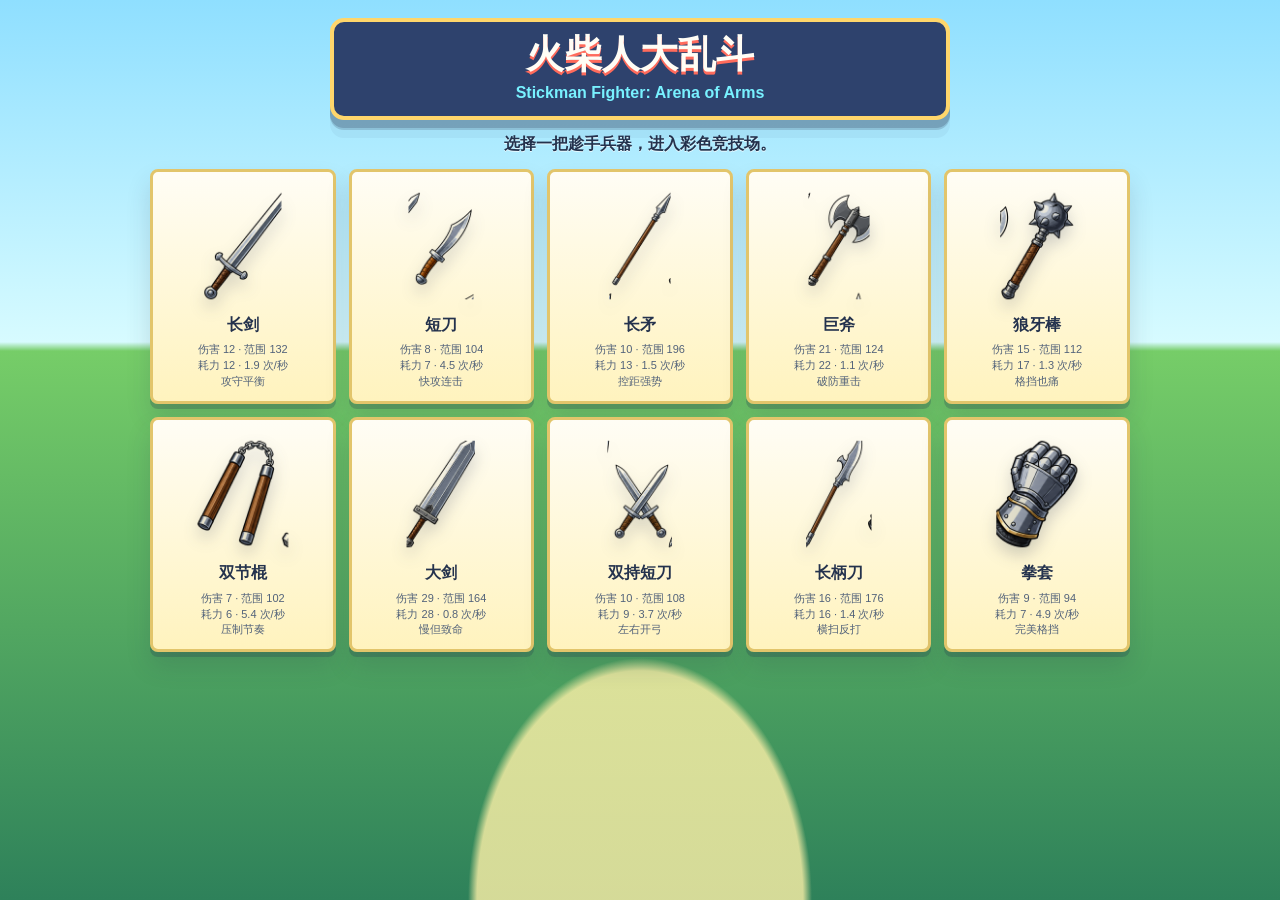
<file: stickman-fighter/index.html>
<!DOCTYPE html>
<html lang="zh-CN">
<head>
<meta charset="UTF-8">
<meta name="viewport" content="width=device-width, initial-scale=1.0, viewport-fit=cover">
<title>火柴人大乱斗 / Stickman Fighter: Arena of Arms</title>
<link rel="icon" href="data:,">
<link rel="stylesheet" href="style.css">
</head>
<body>
<div id="weaponSelect">
  <header id="titleLogo" aria-label="火柴人大乱斗 Stickman Fighter: Arena of Arms">
    <span class="title-cn">火柴人大乱斗</span>
    <span class="title-en">Stickman Fighter: Arena of Arms</span>
  </header>
  <p>选择一把趁手兵器，进入彩色竞技场。</p>
  <div id="weaponGrid"></div>
</div>
<div id="gameWrap">
  <canvas id="gameCanvas" width="1000" height="600"></canvas>
  <div id="mobileControls" aria-label="战斗操作">
    <button class="control-btn" id="leftBtn" type="button"></button>
    <button class="control-btn" id="rightBtn" type="button"></button>
    <button class="control-btn" id="attackBtn" type="button">攻击</button>
    <button class="control-btn" id="blockBtn" type="button">防御</button>
    <button class="control-btn" id="dashBtn" type="button">冲刺</button>
  </div>
  <div id="gameHint">键盘：A/D 移动，J 攻击，K 防御，L 冲刺。手机直接按下方按钮。</div>
</div>
<script src="game.js"></script>
</body>
</html>
</file>
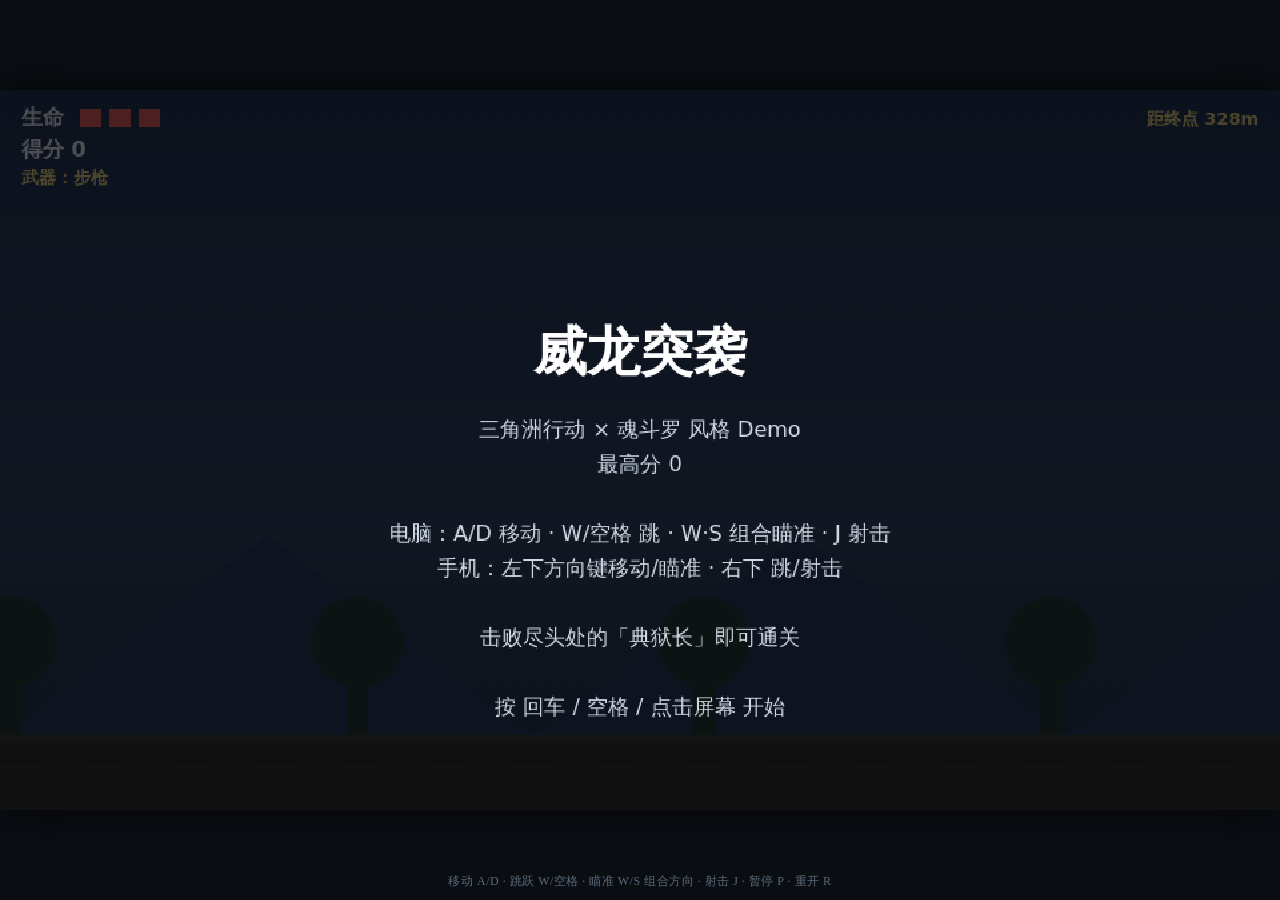
<file: weilong-contra/index.html>
<!doctype html>
<html lang="zh-CN">
<head>
<meta charset="utf-8" />
<meta name="viewport" content="width=device-width, initial-scale=1, maximum-scale=1, user-scalable=no, viewport-fit=cover" />
<title>威龙突袭 · 三角洲行动 魂斗罗 Demo</title>
<style>
  /* v2 优化日志 */
  /*
   * P0-1：新增 WebAudio 程序化射击、爆炸、受伤、跳跃、拾取、Boss 受击及胜负旋律。
   * P0-2：新增关卡/Boss 两套 8-bit 循环 BGM，并与开始、暂停、胜负状态联动。
   * P0-3：新增步枪、散弹枪 S、机枪 M、激光 L，含差异化弹道、伤害、射速与掉落。
   * P0-4：新增血包和 8 秒无敌星，所有道具使用像素风程序化绘制与浮空动画。
   * P0-5：新增 localStorage 最高分读取、展示和静默容错更新。
   * P0-6：Boss 血量提升至 150，新增 WARNING、地面激光、Boss BGM、大爆炸与慢动作。
   * P1-1：敌人 30% 掉血包，HUD 显示武器，得分增加时短暂放大。
   */
  * { margin:0; padding:0; box-sizing:border-box; }
  html, body {
    position:fixed; inset:0; width:100%; height:100%; background:#0a0d12; overflow:hidden;
    overscroll-behavior:none; -webkit-user-select:none; user-select:none; touch-action:none;
    -webkit-tap-highlight-color:transparent; -webkit-touch-callout:none;
  }
  #wrap {
    width:100%; height:100%; display:flex; align-items:center; justify-content:center;
  }
  canvas {
    image-rendering: pixelated; image-rendering: crisp-edges;
    background:#10141c; max-width:100%; max-height:100%;
    box-shadow:0 0 40px rgba(0,0,0,.6);
  }
  #hint {
    position:fixed; left:50%; bottom:10px; transform:translateX(-50%);
    color:#5c6b7a; font-size:12px; letter-spacing:.5px; pointer-events:none;
    text-align:center; max-width:94vw;
  }
  /* 触屏控制 */
  #touch { position:fixed; inset:0; z-index:10; display:none; pointer-events:none; }
  #touch.show { display:block; }
  #touch .dpad {
    position:absolute;
    left: calc(34px + env(safe-area-inset-left));
    bottom: calc(22px + env(safe-area-inset-bottom));
    display:grid; grid-template-columns:repeat(3,58px); grid-template-rows:repeat(3,58px);
    gap:5px; pointer-events:none;
  }
  #touch .dpad .up{grid-area:1/2;} #touch .dpad .left{grid-area:2/1;}
  #touch .dpad .right{grid-area:2/3;} #touch .dpad .down{grid-area:3/2;}
  #touch .acts {
    position:absolute;
    right: calc(34px + env(safe-area-inset-right));
    bottom: calc(22px + env(safe-area-inset-bottom)); display:flex; gap:14px;
    align-items:flex-end; pointer-events:none;
  }
  #touch button {
    pointer-events:auto; width:58px; height:58px; border-radius:12px;
    border:2px solid rgba(255,255,255,.3); background:rgba(18,26,36,.5);
    color:#e7eef6; font-size:22px; font-weight:700;
    display:flex; align-items:center; justify-content:center;
    touch-action:none; -webkit-tap-highlight-color:transparent; user-select:none;
  }
  #touch .acts button { width:70px; height:70px; font-size:20px; }
  #touch button:active { background:rgba(84,214,230,.45); border-color:#54d6e6; }
  #rotate {
    position:fixed; inset:0; z-index:30; display:none; flex-direction:column; align-items:center; justify-content:center;
    background:#0a0d12; color:#cfd8e3; font-size:16px; text-align:center; padding:24px;
  }
  #rotate .big { font-size:52px; color:#54d6e6; margin-bottom:14px; animation:rot 1.6s ease-in-out infinite; }
  #rotate .go { margin-top:18px; padding:10px 22px; border:2px solid #54d6e6; border-radius:10px; color:#54d6e6; font-weight:700; }
  @keyframes rot { 0%,100%{transform:rotate(-90deg)} 50%{transform:rotate(0deg)} }
  @media (orientation:portrait) and (max-width:760px){ #rotate{ display:flex; } }
</style>
</head>
<body>
<div id="wrap"><canvas id="game" width="960" height="540"></canvas></div>
<div id="touch">
  <div class="dpad">
    <button class="up" data-k="up">▲</button>
    <button class="left" data-k="left">◀</button>
    <button class="right" data-k="right">▶</button>
    <button class="down" data-k="down">▼</button>
  </div>
  <div class="acts">
    <button data-k="jump">跳</button>
    <button data-k="shoot">射</button>
  </div>
</div>
<div id="rotate">
  <div class="big">▭</div>
  请旋转手机至横屏以获得最佳体验<br/>并点击下方按钮进入全屏模式<br/>
  <div class="go" id="rotGo">↻ 进入全屏横屏</div>
</div>
<div id="hint">移动 A/D · 跳跃 W/空格 · 瞄准 W/S 组合方向 · 射击 J · 暂停 P · 重开 R</div>
<script>
"use strict";
/* =========================================================================
   威龙突袭 —— 魂斗罗风格单关卡 Demo
   - 玩家：威龙（三角洲行动战术突击兵）
   - Boss：典狱长
   精灵图系统：优先加载 assets/weilong.png / assets/warden.png，
   若不存在则使用内置程序化像素角色。两者共用同一套网格规格。
   ========================================================================= */

const VW = 960, VH = 540;
const cv = document.getElementById('game');
const ctx = cv.getContext('2d');
ctx.imageSmoothingEnabled = false;

/* 自适应缩放（保持像素感） */
function resize(){
  const s = Math.min(window.innerWidth / VW, window.innerHeight / VH);
  cv.style.width  = (VW * s) + 'px';
  cv.style.height = (VH * s) + 'px';
}
window.addEventListener('resize', resize); resize();

/* ---------------------------- 精灵图表规格 ---------------------------- */
/* 网格：行=动画类型，列=该动画的帧。优先按图片实际尺寸推算行列。
   weilong: fw/fh=64, 行: idle(2) run(6) jump(2) shoot(2)
   warden : fw/fh=128,行: idle(2) atk1(2) atk2(2) hurt(1)                */
const SPRITE_CFG = {
  weilong: {
    src: 'assets/weilong.png',
    fw: 64, fh: 64,
    anims: { idle:{row:0,frames:2}, run:{row:1,frames:6}, jump:{row:2,frames:2}, shoot:{row:3,frames:2} }
  },
  warden: {
    src: 'assets/warden.png',
    fw: 128, fh: 128,
    anims: { idle:{row:0,frames:2}, atk1:{row:1,frames:2}, atk2:{row:2,frames:2}, hurt:{row:3,frames:1} }
  }
};

const sheets = {}; // runtime: { weilong:{src,fw,fh,cols,rows,anims}, ... }

/* 程序化兜底：把角色画进离屏 canvas 网格 */
function genProcedural(cfg, drawFn){
  const rows = Math.max(...Object.values(cfg.anims).map(a=>a.row)) + 1;
  const cols = Math.max(...Object.values(cfg.anims).map(a=>a.frames));
  const c = document.createElement('canvas');
  c.width = cols * cfg.fw; c.height = rows * cfg.fh;
  const g = c.getContext('2d'); g.imageSmoothingEnabled = false;
  for (const name in cfg.anims){
    const a = cfg.anims[name];
    for (let f=0; f<a.frames; f++){
      drawFn(g, f, name, a.row * cfg.fh, a.frames);
    }
  }
  return { src:c, fw:cfg.fw, fh:cfg.fh, cols, rows, anims:cfg.anims };
}

/* 加载：有图用图，无图用程序化 */
function loadSheet(key){
  return new Promise(res=>{
    const cfg = SPRITE_CFG[key];
    if (cfg.src){
      const img = new Image();
      img.onload = ()=> res({ src:img, fw:cfg.fw, fh:cfg.fh,
        cols:Math.round(img.naturalWidth/cfg.fw), rows:Math.round(img.naturalHeight/cfg.fh), anims:cfg.anims });
      img.onerror = ()=> res(genProcedural(cfg, key==='weilong'?drawWeilong:drawWarden));
      img.src = cfg.src;
    } else {
      res(genProcedural(cfg, key==='weilong'?drawWeilong:drawWarden));
    }
  });
}

/* 取某动画第 f 帧的绘制信息 */
function frameRect(sheet, anim, f){
  const a = sheet.anims[anim]; if(!a) return null;
  const col = f % a.frames;
  return { sx: col*sheet.fw, sy: a.row*sheet.fh, sw: sheet.fw, sh: sheet.fh };
}

/* =========================================================================
   程序化像素角色绘制（兜底用，同时定义 AI 图应匹配的姿态）
   ========================================================================= */
function px(g, x, y, w, h, color){ g.fillStyle=color; g.fillRect(x|0, y|0, w|0, h|0); }
function limb(g, x1,y1,x2,y2,w,color){
  const dx=x2-x1, dy=y2-y1, len=Math.hypot(dx,dy), ang=Math.atan2(dy,dx);
  g.save(); g.translate(x1,y1); g.rotate(ang); g.fillStyle=color;
  g.fillRect(-w/2, -w/2, len+w, w); g.restore();
}

const WL = {
  helmet:'#23262b', helmetTop:'#15171a', skin:'#e3a877', goggles:'#16242b', lens:'#54d6e6',
  vest:'#4d5d39', vestDark:'#3a4729', shirt:'#6f7d4d', pants:'#33371f', boot:'#1b1b1b',
  rifle:'#202020', rifleHi:'#3a3a3a', gold:'#caa53a'
};

function drawWeilong(g, fi, anim, rowY, frames){
  const ox = fi * 64, oy = rowY; // 每帧 64x64
  const cx = ox + 32, footY = oy + 60;
  let swing=0, crouch=0, bob=0, muzzle=0, armFwd=14, armY=0;
  if (anim==='idle'){ bob = fi?1:0; swing=0; }
  else if (anim==='run'){ const a=(fi/frames)*Math.PI*2; swing=Math.sin(a)*7; bob=Math.abs(Math.cos(a))*1.5; }
  else if (anim==='jump'){ swing = fi?7:-7; crouch=5; armFwd=12; }
  else if (anim==='shoot'){ muzzle = fi?1:0; armFwd=18; armY=-2; }

  const hipY = footY - 24 - crouch;
  const shY  = hipY - 16;
  const headY= shY - 12;

  // 腿
  const foot1x = cx - 5 + swing, foot2x = cx + 5 - swing;
  limb(g, cx, hipY, foot1x, footY, 7, WL.pants);
  limb(g, cx, hipY, foot2x, footY, 7, WL.pants);
  px(g, foot1x-4, footY-2, 9, 4, WL.boot);
  px(g, foot2x-4, footY-2, 9, 4, WL.boot);
  // 躯干（战术背心）
  px(g, cx-8, shY, 16, hipY-shY+4, WL.vest);
  px(g, cx-8, shY, 16, 3, WL.vestDark);
  px(g, cx-2, shY+4, 4, hipY-shY, WL.vestDark); // 弹匣包中线
  px(g, cx-8, hipY-3, 16, 3, WL.shirt);
  // 头 + 头盔
  px(g, cx-6, headY-2, 12, 12, WL.skin);
  px(g, cx-7, headY-6, 14, 7, WL.helmet);
  px(g, cx-7, headY-8, 14, 3, WL.helmetTop);
  px(g, cx-7, headY, 14, 2, WL.goggles);     // 护目镜带
  px(g, cx-1, headY+1, 4, 3, WL.lens);       // 镜片反光
  // 后臂
  limb(g, cx-4, shY+2, cx-9, shY+12, 5, WL.shirt);
  // 前臂 + 步枪
  const handX = cx + armFwd, handY = shY + 6 + armY;
  limb(g, cx+2, shY+3, handX, handY, 5, WL.vest);
  px(g, handX, handY-2, 22, 4, WL.rifle);     // 枪身
  px(g, handX+18, handY-3, 5, 6, WL.rifleHi); // 枪口
  px(g, handX-2, handY+2, 5, 6, WL.rifle);    // 弹匣
  if (muzzle){ px(g, handX+23, handY-3, 5, 8, '#ffd76b'); px(g, handX+27, handY-1, 4, 4, '#ff8a3b'); }
  // ground shadow
  px(g, cx-9, footY+1, 18, 2, 'rgba(0,0,0,.25)');
}

const WD = {
  armor:'#39404c', armorDark:'#262b34', trim:'#a32020', trimHi:'#d23b3b',
  mask:'#15171c', eye:'#ff3b30', eyeGlow:'#ff7a5c', cannon:'#15171c', cannonHi:'#3a3f4a',
  skin:'#caa07a', metal:'#4a505c'
};

function drawWarden(g, fi, anim, rowY, frames){
  const ox = fi * 128, oy = rowY; // 每帧 128x128
  const cx = ox + 64, footY = oy + 120;
  let armRaise=0, glow=0, muzzle=0;
  if (anim==='idle'){ glow = fi?1:0; }
  else if (anim==='atk1'){ armRaise = fi?10:4; muzzle = fi?1:0; }
  else if (anim==='atk2'){ armRaise = fi?-6:2; }
  else if (anim==='hurt'){ glow=0; }

  const hipY = footY - 52;
  const shY  = hipY - 34;
  const headY= shY - 22;

  // 腿（重甲）
  limb(g, cx-12, hipY, cx-16, footY, 13, WD.armorDark);
  limb(g, cx+12, hipY, cx+16, footY, 13, WD.armorDark);
  px(g, cx-24, footY-6, 20, 8, WD.armor);
  px(g, cx+6,  footY-6, 20, 8, WD.armor);
  // 躯干（厚重胸甲）
  px(g, cx-22, shY, 44, hipY-shY+6, WD.armor);
  px(g, cx-22, shY, 44, 8, WD.armorDark);
  px(g, cx-10, shY+10, 20, hipY-shY-6, WD.trim);      // 红色核心
  px(g, cx-4,  shY+12, 8, 14, WD.trimHi);
  // 肩甲
  px(g, cx-34, shY-4, 18, 16, WD.armorDark);
  px(g, cx+16, shY-4, 18, 16, WD.armorDark);
  px(g, cx-34, shY-4, 18, 4, WD.trim);
  px(g, cx+16, shY-4, 18, 4, WD.trim);
  // 头（面具 + 发光眼）
  px(g, cx-12, headY-6, 24, 24, WD.mask);
  px(g, cx-14, headY-10, 28, 8, WD.armorDark);  // 头盔顶
  px(g, cx-9,  headY+2, 7, 5, WD.eye);
  px(g, cx+2,  headY+2, 7, 5, WD.eye);
  if (glow){ px(g, cx-10, headY, 10, 9, WD.eyeGlow); px(g, cx+1, headY, 10, 9, WD.eyeGlow); }
  // 双臂 + 双肩炮
  const armY = shY + 6 - armRaise;
  limb(g, cx-26, shY, cx-30, armY+16, 10, WD.armor);
  limb(g, cx+26, shY, cx+30, armY+16, 10, WD.armor);
  px(g, cx-40, armY+8, 14, 12, WD.cannon);   // 左炮
  px(g, cx+26, armY+8, 14, 12, WD.cannon);   // 右炮
  px(g, cx-40, armY+8, 14, 3, WD.cannonHi);
  px(g, cx+26, armY+8, 14, 3, WD.cannonHi);
  if (muzzle){ px(g, cx-44, armY+9, 6, 10, '#ffd76b'); px(g, cx+38, armY+9, 6, 10, '#ffd76b'); }
  px(g, cx-30, footY+2, 60, 3, 'rgba(0,0,0,.3)');
}

/* =========================================================================
   WebAudio 程序化音频（创建失败时静默降级）
   ========================================================================= */
const SFX = {
  ctx:null, master:null, noiseBuffer:null, disabled:false,
  counts:{ shoot:0, explosion:0, hurt:0, jump:0, pickup:0, bossHit:0, win:0, lose:0 },
  init(){
    if (this.disabled) return null;
    try{
      if (!this.ctx){
        const AudioCtx = window.AudioContext || window.webkitAudioContext;
        if (!AudioCtx){ this.disabled=true; return null; }
        this.ctx = new AudioCtx();
        this.master = this.ctx.createGain();
        this.master.gain.value = 0.2;
        this.master.connect(this.ctx.destination);
        const len = Math.max(1, Math.floor(this.ctx.sampleRate*0.45));
        this.noiseBuffer = this.ctx.createBuffer(1,len,this.ctx.sampleRate);
        const data=this.noiseBuffer.getChannelData(0);
        for(let i=0;i<len;i++) data[i]=Math.random()*2-1;
      }
      if (this.ctx.state==='suspended') this.ctx.resume().catch(()=>{});
      return this.ctx;
    }catch(e){ this.disabled=true; return null; }
  },
  count(name){ this.counts[name]=(this.counts[name]||0)+1; },
  tone(from,to,dur,type='square',vol=0.2,delay=0){
    const ac=this.init(); if(!ac||!this.master) return;
    try{
      const t=ac.currentTime+delay, o=ac.createOscillator(), g=ac.createGain();
      o.type=type; o.frequency.setValueAtTime(Math.max(20,from),t);
      o.frequency.exponentialRampToValueAtTime(Math.max(20,to),t+dur);
      g.gain.setValueAtTime(0.0001,t); g.gain.exponentialRampToValueAtTime(vol,t+0.006);
      g.gain.exponentialRampToValueAtTime(0.0001,t+dur);
      o.connect(g); g.connect(this.master); o.start(t); o.stop(t+dur+0.02);
    }catch(e){}
  },
  noise(dur=0.2,vol=0.2,delay=0){
    const ac=this.init(); if(!ac||!this.master||!this.noiseBuffer) return;
    try{
      const t=ac.currentTime+delay, s=ac.createBufferSource(), f=ac.createBiquadFilter(), g=ac.createGain();
      s.buffer=this.noiseBuffer; f.type='lowpass'; f.frequency.setValueAtTime(2400,t);
      f.frequency.exponentialRampToValueAtTime(120,t+dur);
      g.gain.setValueAtTime(vol,t); g.gain.exponentialRampToValueAtTime(0.0001,t+dur);
      s.connect(f); f.connect(g); g.connect(this.master); s.start(t); s.stop(t+dur+0.02);
    }catch(e){}
  },
  shoot(){ this.count('shoot'); this.tone(1200,620,0.06,'square',0.08); },
  enemyExplosion(){ this.count('explosion'); this.noise(0.3,0.34); this.tone(150,48,0.3,'sawtooth',0.22); },
  playerHurt(){ this.count('hurt'); this.tone(180,55,0.4,'square',0.32); },
  jump(){ this.count('jump'); this.tone(260,520,0.11,'square',0.12); },
  pickup(){ this.count('pickup'); this.tone(660,880,0.12,'square',0.19); this.tone(880,1320,0.14,'square',0.16,0.1); },
  bossHit(){ this.count('bossHit'); this.tone(920,210,0.1,'square',0.18); this.noise(0.08,0.08); },
  win(){ this.count('win'); [523,659,784,1047].forEach((n,i)=>this.tone(n,n*1.01,0.2,'square',0.2,i*0.14)); },
  lose(){ this.count('lose'); [330,247,196,131].forEach((n,i)=>this.tone(n,n*0.8,0.28,'triangle',0.22,i*0.18)); }
};

const BGM = {
  timer:null, gain:null, mode:null, step:0, nextTime:0,
  melodies:{
    level:[220,277,330,277,220,294,349,294,196,247,330,247,185,220,277,220],
    boss:[110,110,147,165,110,196,175,147,98,98,147,165,196,175,147,123]
  },
  start(mode='level'){
    if (this.timer && this.mode===mode) return;
    this.stop();
    const ac=SFX.init(); if(!ac) return;
    try{
      this.mode=mode; this.step=0; this.nextTime=ac.currentTime+0.05;
      this.gain=ac.createGain(); this.gain.gain.value=0.1; this.gain.connect(ac.destination);
      this.schedule(); this.timer=setInterval(()=>this.schedule(),50);
    }catch(e){ this.stop(); }
  },
  note(freq,when,dur,type,vol){
    const ac=SFX.ctx; if(!ac||!this.gain||!freq) return;
    const o=ac.createOscillator(), g=ac.createGain(); o.type=type; o.frequency.value=freq;
    g.gain.setValueAtTime(vol,when); g.gain.exponentialRampToValueAtTime(0.0001,when+dur*0.82);
    o.connect(g); g.connect(this.gain); o.start(when); o.stop(when+dur);
  },
  schedule(){
    const ac=SFX.ctx; if(!ac||!this.mode) return;
    const tempo=this.mode==='boss'?172:150, beat=60/tempo/2, melody=this.melodies[this.mode];
    while(this.nextTime<ac.currentTime+0.16){
      const n=melody[this.step%melody.length];
      this.note(n,this.nextTime,beat*0.9,'square',0.19);
      if(this.step%2===0) this.note(n/2,this.nextTime,beat*1.8,'triangle',0.24);
      this.step++; this.nextTime+=beat;
    }
  },
  stop(){
    if(this.timer) clearInterval(this.timer); this.timer=null; this.mode=null;
    if(this.gain){ try{ this.gain.disconnect(); }catch(e){} this.gain=null; }
  }
};

const HiScore = {
  value:0,
  load(){ try{ const v=Number(localStorage.getItem('weilong_hi')); this.value=Number.isFinite(v)&&v>0?Math.floor(v):0; }catch(e){ this.value=0; } },
  update(score){
    if(score<=this.value) return this.value;
    this.value=Math.floor(score);
    try{ localStorage.setItem('weilong_hi',String(this.value)); }catch(e){}
    return this.value;
  }
};
HiScore.load();

/* =========================================================================
   输入
   ========================================================================= */
const keys = {};
const KEYMAP = {
  'a':'left','arrowleft':'left','d':'right','arrowright':'right',
  'w':'up','arrowup':'up','s':'down','arrowdown':'down',
  ' ':'jump','j':'shoot','k':'shoot','enter':'start','p':'pause','r':'restart'
};
addEventListener('keydown', e=>{
  SFX.init();
  const k = KEYMAP[e.key.toLowerCase()];
  if (k){ keys[k]=true; if(['jump','up','down','left','right','shoot'].includes(k)) e.preventDefault(); }
});
addEventListener('keyup', e=>{ const k=KEYMAP[e.key.toLowerCase()]; if(k) keys[k]=false; });
addEventListener('pointerdown', ()=>SFX.init(), {passive:true});

/* 触屏控制（手机浏览器） */
const touch = document.getElementById('touch');
let tapStart = false;
const isTouchDevice = ('ontouchstart' in window) || navigator.maxTouchPoints > 0;
if (isTouchDevice){
  touch.classList.add('show');
  document.getElementById('hint').style.display = 'none';
}

/* 强制横屏 + 全屏沉浸（必须在用户手势中调用） */
function enterImmersive(){
  if (!isTouchDevice) return;
  const el = document.documentElement;
  const fn = el.requestFullscreen || el.webkitRequestFullscreen;
  if (fn){ try{ const r = fn.call(el); if (r && r.catch) r.catch(()=>{}); }catch(e){} }
  if (screen.orientation && screen.orientation.lock){
    screen.orientation.lock('landscape').catch(()=>{});
  }
}
function isPortrait(){
  if (screen.orientation && screen.orientation.type) return screen.orientation.type.indexOf('portrait') === 0;
  return window.innerHeight > window.innerWidth;
}
function refreshOrient(){
  if (!G) return;
  // 游戏进行中误转为竖屏时暂停，转回横屏自动继续
  if (isTouchDevice && G.state==='play' && isPortrait()){
    G.orientPause = true; BGM.stop();
  } else if (G.orientPause && !isPortrait()){
    G.orientPause = false; BGM.start(G.bossActive?'boss':'level');
  }
}
window.addEventListener('orientationchange', refreshOrient);
window.addEventListener('resize', refreshOrient);
const rotGo = document.getElementById('rotGo');
if (rotGo) rotGo.addEventListener('click', enterImmersive);

document.querySelectorAll('#touch button').forEach(b=>{
  const k = b.dataset.k;
  const on  = e=>{ e.preventDefault(); enterImmersive(); keys[k]=true; if (G && G.state!=='play') tapStart=true; };
  const off = e=>{ e.preventDefault(); keys[k]=false; };
  b.addEventListener('pointerdown', on);
  b.addEventListener('pointerup', off);
  b.addEventListener('pointercancel', off);
  b.addEventListener('pointerleave', off);
  b.addEventListener('contextmenu', e=>e.preventDefault());
});
cv.addEventListener('pointerdown', e=>{
  enterImmersive();
  if (G && (G.state==='title'||G.state==='win'||G.state==='lose')) tapStart=true;
});

/* =========================================================================
   游戏世界
   ========================================================================= */
const GROUND_Y = VH - 56;
const LEVEL_W = 3400;
const GRAV = 0.75, MOVE = 3.4, JUMP = -13.2;

let G = null;
function newGame(){
  return {
    state:'title', // title | play | pause | win | lose
    t:0, cam:0,
    player:{
      x:120, y:GROUND_Y-48, vx:0, vy:0, w:26, h:46,
      onGround:true, facing:1, aim:{x:1,y:0}, shootCd:0, shootAnim:0,
      inv:0, starInv:0, weapon:'rifle', anim:'idle', animT:0, crouch:false, dead:0
    },
    enemies:[], pbullets:[], ebullets:[], parts:[], powerups:[],
    boss:null, bossActive:false, bossTriggerX: LEVEL_W-620,
    bossLaser:null, warningT:0, winPending:false, slowMo:0,
    score:0, scorePulse:0, lives:3, shake:0, spawnIdx:0, nextEnemyId:1, orientPause:false,
    spawnPoints:[
      {x:700},{x:1050},{x:1300},{x:1500,t:1},{x:1750},{x:2000},{x:2250,t:1},{x:2500},{x:2750},{x:2950}
    ]
  };
}

function spawnEnemy(x, type){
  G.enemies.push({
    id:G.nextEnemyId++,
    x, y:GROUND_Y-44, vx:0, vy:0, w:26, h:44, onGround:true,
    hp: type?3:2, type: type||0, shootCd: 40+Math.random()*40,
    anim:'idle', animT:0, inv:0, dead:false
  });
}

function startBoss(){
  G.bossActive = true;
  G.warningT = 120;
  G.boss = {
    x: LEVEL_W-300, y: GROUND_Y-120, w:84, h:118,
    vx:0, vy:0, onGround:true, hp:150, maxhp:150,
    atkCd:210, phase:0, anim:'idle', animT:0, inv:0, hitFlash:0,
    chargeT:0, dir:-1, dead:false
  };
  BGM.start('boss');
}

const WEAPONS = {
  rifle:{ name:'步枪', cd:0.13, speed:10, r:4, damage:1, color:'#ffe27a' },
  shotgun:{ name:'散弹枪 S', cd:0.25, speed:9, r:4, damage:1, color:'#ff9b45' },
  machine:{ name:'机枪 M', cd:0.052, speed:11, r:3, damage:1, color:'#55e7ee' },
  laser:{ name:'激光 L', cd:0.34, speed:13, r:5, damage:2, color:'#ff4fc8', pierce:true }
};

function addScore(points){
  G.score+=points; G.scorePulse=0.22;
}

function fireWeapon(p){
  const weapon=WEAPONS[p.weapon]||WEAPONS.rifle;
  p.shootCd=weapon.cd; p.shootAnim=0.12;
  const mx=p.x+p.w/2+p.aim.x*22, my=p.y+p.h/2+p.aim.y*14;
  const base=Math.atan2(p.aim.y,p.aim.x);
  const angles=p.weapon==='shotgun'?[-0.25,-0.08,0.08,0.25]:[0];
  for(const offset of angles){
    const a=base+offset;
    G.pbullets.push({
      x:mx,y:my,vx:Math.cos(a)*weapon.speed,vy:Math.sin(a)*weapon.speed,
      r:weapon.r,life:90,damage:weapon.damage,color:weapon.color,
      pierce:!!weapon.pierce,hitIds:[],hitBoss:false
    });
  }
  G.parts.push({x:mx+p.aim.x*10,y:my+p.aim.y*8,vx:0,vy:0,life:6,maxLife:6,c:weapon.color,r:5,kind:'spark'});
  SFX.shoot();
}

function spawnPowerup(x,y,type,value){
  G.powerups.push({x,y,baseX:x,baseY:Math.min(y,GROUND_Y-30),w:24,h:24,type,value:value||null,age:Math.random()*6,life:900});
}

function dropEnemyLoot(e){
  if(Math.random()<0.12){
    const choices=['shotgun','machine','laser'];
    const weapon=choices[Math.floor(Math.random()*choices.length)];
    spawnPowerup(e.x+e.w/2-12,e.y+8,'weapon',weapon);
  }
  if(Math.random()<0.30) spawnPowerup(e.x+e.w/2-12,e.y+12,'health');
  if(Math.random()<0.04) spawnPowerup(e.x+e.w/2-12,e.y+4,'star');
}

function collectPowerup(item){
  const p=G.player;
  if(item.type==='weapon') p.weapon=item.value;
  else if(item.type==='health') G.lives=Math.min(5,G.lives+1);
  else if(item.type==='star') p.starInv=8;
  item.life=0; addScore(50); SFX.pickup();
}

function finishGame(state){
  if(G.state===state) return;
  G.state=state; HiScore.update(G.score); BGM.stop();
  if(state==='win') SFX.win(); else SFX.lose();
}

function beginBossDefeat(){
  if(G.winPending) return;
  G.winPending=true; G.slowMo=30; G.boss.dead=true; G.boss.hp=0;
  const x=G.boss.x+G.boss.w/2, y=G.boss.y+G.boss.h/2;
  for(let i=0;i<42;i++){
    const a=Math.random()*Math.PI*2, sp=2+Math.random()*8;
    G.parts.push({x,y,vx:Math.cos(a)*sp,vy:Math.sin(a)*sp-2,life:35+Math.random()*35,maxLife:70,
      c:i%3===0?'#fff3a0':i%2?'#ff5b4b':'#ff9b32',r:4+Math.random()*9,kind:'debris'});
  }
  G.shake=26; SFX.enemyExplosion();
}

/* =========================================================================
   更新
   ========================================================================= */
function update(){
  if (G.state !== 'play') return;
  if (G.orientPause) return;
  G.t++;
  const p = G.player;
  if(G.warningT>0) G.warningT--;
  if(G.scorePulse>0) G.scorePulse=Math.max(0,G.scorePulse-1/60);
  if(G.winPending){ updateParticles(); return; }

  /* 玩家移动 */
  let move=0;
  if (keys.left) move=-1; if (keys.right) move=1;
  p.vx = move*MOVE;
  if (move!==0) p.facing = move;
  p.crouch = keys.down && p.onGround;

  // 瞄准方向（魂斗罗式八方向）
  let ax=0, ay=0;
  if (keys.up) ay=-1;
  if (keys.down && !p.onGround) ay=1;
  if (move!==0) ax=move;
  else if (ay!==0) ax=0; else ax=p.facing;
  // 斜向归一化
  if (ax!==0 && ay!==0){ const inv=1/Math.SQRT2; ax*=inv; ay*=inv; }
  if (!(ax===0&&ay===0)) p.aim={x:ax,y:ay};

  // 跳跃
  if (keys.jump && p.onGround){ p.vy=JUMP; p.onGround=false; SFX.jump(); }

  p.vy += GRAV;
  p.x += p.vx; p.y += p.vy;
  if (p.y >= GROUND_Y - p.h){ p.y = GROUND_Y-p.h; p.vy=0; p.onGround=true; }
  p.x = Math.max(20, Math.min(LEVEL_W-p.w-20, p.x));

  // 动画选择
  if (!p.onGround) p.anim='jump';
  else if (p.shootAnim>0) p.anim='shoot';
  else if (move!==0) p.anim='run';
  else p.anim='idle';
  p.animT += 1/60; p.shootAnim = Math.max(0, p.shootAnim-1/60);
  if (p.inv>0) p.inv-=1/60;
  if (p.starInv>0) p.starInv=Math.max(0,p.starInv-1/60);

  // 射击
  p.shootCd -= 1/60;
  if (keys.shoot && p.shootCd<=0){
    fireWeapon(p);
  }

  /* 敌人生成（到达触发点） */
  while (G.spawnIdx < G.spawnPoints.length && p.x > G.spawnPoints[G.spawnIdx].x-360){
    const sp = G.spawnPoints[G.spawnIdx];
    spawnEnemy(sp.x, sp.t);
    G.spawnIdx++;
  }

  /* Boss 触发 */
  if (!G.bossActive && p.x > G.bossTriggerX){ startBoss(); }

  /* 相机 */
  const targetCam = Math.max(0, Math.min(p.x - VW*0.38, LEVEL_W - VW));
  G.cam += (targetCam - G.cam) * 0.12;

  // ---- 敌人更新 ----
  for (const e of G.enemies){
    if (e.dead) continue;
    const dx = (p.x+p.w/2) - (e.x+e.w/2);
    const adist = Math.abs(dx);
    if (adist > 40 && adist < 460){
      e.vx = Math.sign(dx)*1.6;
      e.facing = Math.sign(dx);
    } else e.vx = 0;
    e.vy += GRAV; e.x += e.vx; e.y += e.vy;
    if (e.y >= GROUND_Y-e.h){ e.y=GROUND_Y-e.h; e.vy=0; e.onGround=true; }
    e.x = Math.max(0, Math.min(LEVEL_W-e.w, e.x));
    e.anim = e.vx!==0 ? 'run' : 'idle'; e.animT += 1/60;
    if (e.inv>0) e.inv-=1/60;
    e.shootCd--;
    if (e.shootCd<=0 && adist<460 && Math.abs((p.y)-(e.y))<160){
      e.shootCd = 70+Math.random()*50;
      const ang = Math.atan2((p.y+p.h/2)-(e.y+e.h/2), dx);
      const sp=5.2;
      G.ebullets.push({ x:e.x+e.w/2, y:e.y+e.h/2, vx:Math.cos(ang)*sp, vy:Math.sin(ang)*sp, r:5, life:160 });
    }
  }
  G.enemies = G.enemies.filter(e=>!e.dead);

  // ---- Boss 更新 ----
  if (G.bossActive && G.boss){
    const b = G.boss;
    b.animT += 1/60;
    if (b.hitFlash>0) b.hitFlash-=1/60;
    const pdx = (p.x+p.w/2)-(b.x+b.w/2);
    b.dir = Math.sign(pdx)||-1;
    if(G.bossLaser){
      const laser=G.bossLaser;
      b.vx=0; b.anim='atk2'; laser.timer--;
      if(laser.phase==='warn' && laser.timer<=0){ laser.phase='active'; laser.timer=42; }
      else if(laser.phase==='active'){
        if(p.y+p.h>laser.y && p.y<laser.y+laser.h) damagePlayer();
        if(laser.timer<=0){ G.bossLaser=null; b.anim='idle'; }
      }
    } else if (b.chargeT>0){
      b.chargeT--; b.vx = b.dir*6.5; b.x += b.vx;
      b.anim = b.chargeT>20?'atk2':'idle';
    } else {
      // 缓慢靠近
      b.vx = Math.abs(pdx)>220 ? b.dir*1.1 : 0;
      b.x += b.vx;
      b.anim = 'idle';
    }
    b.x = Math.max(G.cam+40, Math.min(LEVEL_W-b.w-20, b.x));
    b.atkCd--;
    if (b.atkCd<=0 && b.chargeT<=0 && !G.bossLaser){
      const roll = Math.random();
      if (roll<0.36){ // 扇形弹幕
        b.atkCd = 80; b.anim='atk1';
        const base = Math.atan2((p.y)-(b.y+b.h/2), pdx);
        for (let i=-2;i<=2;i++){
          const a = base + i*0.22;
          G.ebullets.push({ x:b.x+b.w/2, y:b.y+b.h/2, vx:Math.cos(a)*5.5, vy:Math.sin(a)*5.5, r:6, life:200 });
        }
      } else if (roll<0.60){ // 召唤
        b.atkCd = 110;
        spawnEnemy(b.x-60, 1); spawnEnemy(b.x+b.w+20, 1);
      } else if(roll<0.80){ // 冲撞
        b.atkCd = 150; b.chargeT = 36; b.anim='atk2';
      } else { // 第四招：蓄力一秒后横向地面激光
        b.atkCd=170; b.anim='atk2';
        G.bossLaser={phase:'warn',timer:60,y:GROUND_Y-28,h:16};
      }
    }
  }

  // ---- 浮空道具更新与拾取 ----
  for(const item of G.powerups){
    item.age+=1/60; item.life--;
    item.x=item.baseX+Math.sin(item.age*2.4)*8;
    item.y=item.baseY+Math.sin(item.age*4.2)*6;
    if(item.life>0 && aabb(item,p)) collectPowerup(item);
  }
  G.powerups=G.powerups.filter(item=>item.life>0);

  // ---- 子弹更新 ----
  for (const bl of G.pbullets){
    bl.x+=bl.vx; bl.y+=bl.vy; bl.life--;
    if (bl.x<G.cam-40||bl.x>G.cam+VW+40||bl.y<0||bl.y>VH) bl.life=0;
  }
  for (const bl of G.ebullets){
    bl.x+=bl.vx; bl.y+=bl.vy; bl.life--;
    if (bl.x<G.cam-60||bl.x>G.cam+VW+60||bl.y<-20||bl.y>VH+20) bl.life=0;
  }

  // ---- 碰撞：玩家子弹 vs 敌人/Boss ----
  for (const bl of G.pbullets){
    if (bl.life<=0) continue;
    for (const e of G.enemies){
      if (e.dead) continue;
      if (bl.hitIds&&bl.hitIds.includes(e.id)) continue;
      if (hit(bl, e)){
        e.hp-=bl.damage||1; if(bl.hitIds) bl.hitIds.push(e.id); if(!bl.pierce) bl.life=0;
        G.parts.push(expl(bl.x,bl.y,bl.color||'#ffd76b'));
        if (e.hp<=0){
          e.dead=true; addScore(120); dropEnemyLoot(e); SFX.enemyExplosion();
          G.parts.push(expl(e.x+e.w/2,e.y+e.h/2,'#ff8a3b'));
        }
        break;
      }
    }
    if (bl.life<=0) continue;
    if (G.bossActive && G.boss){
      const b=G.boss;
      if (!b.dead && !bl.hitBoss && b.hitFlash<=0 && hit(bl,b)){
        b.hp-=bl.damage||1; b.hitFlash=0.08; bl.hitBoss=true; if(!bl.pierce) bl.life=0; addScore(10); SFX.bossHit();
        G.parts.push(expl(bl.x,bl.y,bl.color||'#ffd76b'));
        if (b.hp<=0){ addScore(2000); beginBossDefeat(); }
      }
    }
  }
  G.pbullets = G.pbullets.filter(b=>b.life>0);
  if(G.winPending){ updateParticles(); return; }

  // ---- 碰撞：敌人子弹 vs 玩家 ----
  for (const bl of G.ebullets){
    if (bl.life<=0) continue;
    if (hit(bl, p)){ bl.life=0; damagePlayer(); }
  }
  G.ebullets = G.ebullets.filter(b=>b.life>0);

  // ---- 接触伤害 ----
  if (p.inv<=0){
    for (const e of G.enemies){ if (!e.dead && aabb(e,p)){ damagePlayer(); break; } }
    if (p.inv<=0 && G.bossActive && G.boss && !G.boss.dead && aabb(G.boss,p)) damagePlayer();
  }

  updateParticles();
}

function updateParticles(){
  for (const pt of G.parts){
    pt.x+=pt.vx; pt.y+=pt.vy; if(pt.kind!=='spark') pt.vy+=0.18; pt.life--;
  }
  G.parts = G.parts.filter(p=>p.life>0);
  if (G.shake>0) G.shake--;
}

function hit(b, e){ // 圆形子弹 vs 矩形
  const cx=Math.max(e.x, Math.min(b.x, e.x+e.w));
  const cy=Math.max(e.y, Math.min(b.y, e.y+e.h));
  return (b.x-cx)**2 + (b.y-cy)**2 <= b.r*b.r;
}
function aabb(a,b){ return a.x<b.x+b.w && a.x+a.w>b.x && a.y<b.y+b.h && a.y+a.h>b.y; }
function expl(x,y,c){ return { x, y, vx:(Math.random()-.5)*3, vy:(Math.random()-.5)*3, life:18, maxLife:18, c, r:6, kind:'spark' }; }
function damagePlayer(){
  const p=G.player;
  if (p.inv>0||p.starInv>0) return;
  G.lives--; p.inv=1.6; p.weapon='rifle'; G.shake=14; SFX.playerHurt();
  G.parts.push(expl(p.x+p.w/2, p.y+p.h/2, '#ff5b4b'));
  if (G.lives<=0) finishGame('lose');
}

/* =========================================================================
   渲染
   ========================================================================= */
function drawBG(){
  // 天空
  const grd = ctx.createLinearGradient(0,0,0,VH);
  grd.addColorStop(0,'#1a2740'); grd.addColorStop(0.6,'#2a3a52'); grd.addColorStop(1,'#16202e');
  ctx.fillStyle=grd; ctx.fillRect(0,0,VW,VH);
  // 远景山（视差 0.25）
  ctx.fillStyle='#223047';
  const off1 = -(G.cam*0.25)%400;
  for (let i=-1;i<4;i++){ const bx=off1+i*400; ctx.beginPath();
    ctx.moveTo(bx, GROUND_Y); ctx.lineTo(bx+200, GROUND_Y-150); ctx.lineTo(bx+400, GROUND_Y); ctx.fill(); }
  // 中景树丛（视差 0.5）
  ctx.fillStyle='#1c2a1e';
  const off2 = -(G.cam*0.5)%260;
  for (let i=-1;i<5;i++){ const bx=off2+i*260;
    ctx.fillRect(bx, GROUND_Y-70, 16, 70); ctx.beginPath();
    ctx.arc(bx+8, GROUND_Y-70, 34, 0, Math.PI*2); ctx.fill(); }
  // 地面
  ctx.fillStyle='#2c2417'; ctx.fillRect(0, GROUND_Y, VW, VH-GROUND_Y);
  ctx.fillStyle='#3a3120'; ctx.fillRect(0, GROUND_Y, VW, 6);
  // 地面纹理条（随相机滚动）
  ctx.fillStyle='#241d12';
  const off3 = -(G.cam)%64;
  for (let i=-1;i<VW/64+1;i++) ctx.fillRect(off3+i*64, GROUND_Y+18, 30, 4);
}

function drawSprite(sheet, anim, frame, sx, sy, w, h, facing){
  const r = frameRect(sheet, anim, frame); if(!r) return;
  ctx.save();
  if (facing<0){ ctx.translate(sx+w, sy); ctx.scale(-1,1); ctx.drawImage(sheet.src, r.sx,r.sy,r.sw,r.sh, 0, 0, w, h); }
  else ctx.drawImage(sheet.src, r.sx,r.sy,r.sw,r.sh, sx, sy, w, h);
  ctx.restore();
}

function animFrame(sheet, anim, t, fps){
  const a = sheet.anims[anim]; if(!a) return 0;
  return Math.floor(t*fps) % a.frames;
}

function render(){
  ctx.save();
  if (G.shake>0){ ctx.translate((Math.random()-.5)*G.shake, (Math.random()-.5)*G.shake); }
  drawBG();

  const p = G.player;
  // 敌人
  for (const e of G.enemies){
    const sx = e.x - G.cam;
    if (sx<-60||sx>VW+60) continue;
    const fr = animFrame(sheets.weilong, e.anim, e.animT, 10);
    if (e.inv>0 && Math.floor(G.t/4)%2===0) ctx.globalAlpha=0.5;
    // 小兵用威龙同款但做红色色调区分敌我
    drawSprite(sheets.weilong, e.anim, fr, sx-35, e.y-52, 96, 96, e.facing||1);
    ctx.globalAlpha=1;
    ctx.globalCompositeOperation='source-atop';
    ctx.fillStyle='rgba(255,60,60,0.28)';
    ctx.fillRect(sx-35, e.y-52, 96, 96);
    ctx.globalCompositeOperation='source-over';
    // 血条
    if (e.hp<2){ ctx.fillStyle='#000'; ctx.fillRect(sx+e.w/2-14, e.y-8, 28, 4);
      ctx.fillStyle='#ff5b4b'; ctx.fillRect(sx+e.w/2-14, e.y-8, 28*(e.hp/2), 4); }
  }

  // Boss
  if (G.bossActive && G.boss){
    const b=G.boss; const sx=b.x-G.cam;
    const fr = animFrame(sheets.warden, b.anim, b.animT, 6);
    if (b.hitFlash>0){ ctx.globalAlpha=0.6; }
    const lean=G.bossLaser&&G.bossLaser.phase==='warn'?b.dir*9:0;
    drawSprite(sheets.warden, b.anim, fr, sx-46+lean, b.y-58, 176, 176, b.dir);
    ctx.globalAlpha=1;
  }

  // Boss 地面激光：先画预警线，蓄力完成后全屏横扫
  if(G.bossLaser){
    const laser=G.bossLaser, sy=laser.y;
    if(laser.phase==='warn'){
      ctx.globalAlpha=0.35+Math.sin(G.t*0.7)*0.2;
      ctx.fillStyle='#ff3048'; ctx.fillRect(0,sy, VW,3);
    }else{
      ctx.globalAlpha=0.75; ctx.fillStyle='#ff174c'; ctx.fillRect(0,sy,VW,laser.h);
      ctx.globalAlpha=0.95; ctx.fillStyle='#fff2f5'; ctx.fillRect(0,sy+5,VW,5);
      ctx.globalAlpha=0.7; ctx.fillStyle='#ff6688';
      const sweep=(G.t*28)%(VW+220)-220; ctx.fillRect(sweep,sy-5,220,laser.h+10);
    }
    ctx.globalAlpha=1;
  }

  // 程序化像素道具
  for(const item of G.powerups){
    const sx=item.x-G.cam, sy=item.y;
    if(sx<-30||sx>VW+30) continue;
    const color=item.type==='weapon'?(WEAPONS[item.value]||WEAPONS.rifle).color:item.type==='health'?'#62e47a':'#ffe85a';
    ctx.fillStyle='rgba(0,0,0,.45)'; ctx.fillRect(sx+2,sy+3,24,24);
    ctx.fillStyle='#17202b'; ctx.fillRect(sx,sy,24,24);
    ctx.fillStyle=color; ctx.fillRect(sx+2,sy+2,20,20);
    ctx.fillStyle='#111820'; ctx.fillRect(sx+5,sy+5,14,14);
    ctx.fillStyle=color; ctx.font='bold 14px monospace'; ctx.textAlign='center';
    const label=item.type==='weapon'?item.value[0].toUpperCase():item.type==='health'?'+':'★';
    ctx.fillText(label,sx+12,sy+17); ctx.textAlign='left';
  }

  // 玩家
  if (G.state==='play' || G.state==='pause'){
    const sx = p.x - G.cam;
    if (!(p.inv>0 && Math.floor(G.t/4)%2===0)){
      const fr = animFrame(sheets.weilong, p.anim, p.animT, p.anim==='run'?14:8);
      if(p.starInv>0){
        ctx.save(); ctx.globalAlpha=0.3+Math.sin(G.t*0.25)*0.12; ctx.fillStyle='#fff36b';
        ctx.beginPath(); ctx.arc(sx+p.w/2,p.y+p.h/2,42,0,Math.PI*2); ctx.fill(); ctx.restore();
      }
      drawSprite(sheets.weilong, p.anim, fr, sx-35, p.y-50, 96, 96, p.facing);
    }
  }

  // 子弹
  for (const bl of G.pbullets){
    ctx.fillStyle=bl.color||'#ffe27a';
    if(bl.pierce) ctx.fillRect(bl.x-G.cam-bl.r*2,bl.y-bl.r/2,bl.r*4,bl.r);
    else { ctx.beginPath(); ctx.arc(bl.x-G.cam, bl.y, bl.r, 0, Math.PI*2); ctx.fill(); }
  }
  ctx.fillStyle='#ff5b4b';
  for (const bl of G.ebullets){ ctx.beginPath(); ctx.arc(bl.x-G.cam, bl.y, bl.r, 0, Math.PI*2); ctx.fill(); }

  // 粒子
  for (const pt of G.parts){ ctx.globalAlpha=Math.max(0,Math.min(1,pt.life/(pt.maxLife||18))); ctx.fillStyle=pt.c;
    ctx.fillRect(pt.x-G.cam-pt.r/2, pt.y-pt.r/2, pt.r, pt.r); }
  ctx.globalAlpha=1;
  ctx.restore();

  drawHUD();
  drawScreens();
}

function drawHUD(){
  // 生命
  ctx.fillStyle='#fff'; ctx.font='bold 16px system-ui'; ctx.textAlign='left';
  ctx.fillText('生命', 16, 26);
  for (let i=0;i<G.lives;i++){ ctx.fillStyle='#ff5b4b'; ctx.fillRect(60+i*22, 14, 16, 14); }
  ctx.fillStyle='#fff';
  ctx.save();
  if(G.scorePulse>0){ const s=1+G.scorePulse*1.5; ctx.translate(16,50); ctx.scale(s,s); ctx.fillText('得分 '+G.score,0,0); }
  else ctx.fillText('得分 '+G.score,16,50);
  ctx.restore();
  ctx.fillStyle=(WEAPONS[G.player.weapon]||WEAPONS.rifle).color; ctx.font='bold 13px system-ui';
  ctx.fillText('武器：'+(WEAPONS[G.player.weapon]||WEAPONS.rifle).name,16,70);
  ctx.textAlign='right';
  ctx.fillText('距终点 '+Math.max(0,Math.round((LEVEL_W-G.player.x)/10))+'m', VW-16, 26);
  ctx.textAlign='left';

  // Boss 血条
  if (G.bossActive && G.boss){
    const w=VW*0.5, x=(VW-w)/2, y=VH-30;
    ctx.fillStyle='rgba(0,0,0,.5)'; ctx.fillRect(x-3,y-3,w+6,16);
    ctx.fillStyle='#3a0d0d'; ctx.fillRect(x,y,w,10);
    ctx.fillStyle='#ff3b30'; ctx.fillRect(x,y,w*Math.max(0,G.boss.hp/G.boss.maxhp),10);
    ctx.fillStyle='#fff'; ctx.font='bold 13px system-ui'; ctx.textAlign='center';
    ctx.fillText('典狱长', VW/2, y-8); ctx.textAlign='left';
  }
}

function drawScreens(){
  if (G.orientPause){
    ctx.fillStyle='rgba(8,11,16,.94)'; ctx.fillRect(0,0,VW,VH);
    ctx.textAlign='center';
    ctx.fillStyle='#54d6e6'; ctx.font='bold 36px system-ui';
    ctx.fillText('↻ 请旋转手机至横屏', VW/2, VH/2-12);
    ctx.fillStyle='#cfd8e3'; ctx.font='15px system-ui';
    ctx.fillText('已为你暂停，转回横屏即可继续', VW/2, VH/2+22);
    ctx.textAlign='left';
    return;
  }
  if (G.state==='title'){
    overlay('威龙突袭', [
      '三角洲行动 × 魂斗罗 风格 Demo',
      '最高分 '+HiScore.value,
      '',
      '电脑：A/D 移动 · W/空格 跳 · W·S 组合瞄准 · J 射击',
      '手机：左下方向键移动/瞄准 · 右下 跳/射击',
      '',
      '击败尽头处的「典狱长」即可通关',
      '',
      '按 回车 / 空格 / 点击屏幕 开始'
    ]);
  } else if (G.state==='win'){
    overlay('任务完成！', ['典狱长已被击溃','最终得分 '+G.score,'最高分 '+HiScore.value,'','按 R 重新挑战'], '#caa53a');
  } else if (G.state==='lose'){
    overlay('行动失败', ['再接再厉','最终得分 '+G.score,'最高分 '+HiScore.value,'','按 R 重新开始'], '#ff5b4b');
  } else if (G.state==='pause'){
    overlay('已暂停', ['按 P 继续'], '#54d6e6');
  }
  if(G.state==='play'&&G.warningT>0){
    const pulse=1+Math.sin(G.t*0.35)*0.08;
    ctx.save(); ctx.translate(VW/2,VH/2); ctx.scale(pulse,pulse); ctx.textAlign='center';
    ctx.fillStyle='rgba(20,0,0,.58)'; ctx.fillRect(-250,-52,500,104);
    ctx.fillStyle='#ff2738'; ctx.font='bold 54px system-ui'; ctx.fillText('警告 WARNING',0,18);
    ctx.restore(); ctx.textAlign='left';
  }
}
function overlay(title, lines, color){
  ctx.fillStyle='rgba(8,11,16,.72)'; ctx.fillRect(0,0,VW,VH);
  ctx.textAlign='center';
  ctx.fillStyle=color||'#fff'; ctx.font='bold 40px system-ui';
  ctx.fillText(title, VW/2, VH/2-60);
  ctx.fillStyle='#cfd8e3'; ctx.font='16px system-ui';
  lines.forEach((l,i)=> ctx.fillText(l, VW/2, VH/2-10 + i*26));
  ctx.textAlign='left';
}

/* =========================================================================
   主循环
   ========================================================================= */
function tick(){
  // 状态切换
  if (G.state==='title' && (keys.start||keys.jump||tapStart)){
    G.state='play'; BGM.start('level'); refreshOrient();
  }
  if ((G.state==='win'||G.state==='lose') && (keys.restart||tapStart)){
    BGM.stop(); G = newGame();
  }
  if (G.state==='play' && keys.pause){
    G.state='pause'; keys.pause=false; BGM.stop();
  } else if (G.state==='pause' && keys.pause){
    G.state='play'; keys.pause=false; BGM.start(G.bossActive?'boss':'level');
  }
  tapStart = false;

  if(G.winPending&&G.slowMo>0){
    if(G.slowMo%3===0) update();
    G.slowMo--;
    if(G.slowMo<=0) finishGame('win');
  } else update();
  render();
  requestAnimationFrame(tick);
}

/* 启动 */
(async function init(){
  sheets.weilong = await loadSheet('weilong');
  sheets.warden  = await loadSheet('warden');
  G = newGame();
  tick();
})();
</script>
</body>
</html>
</file>
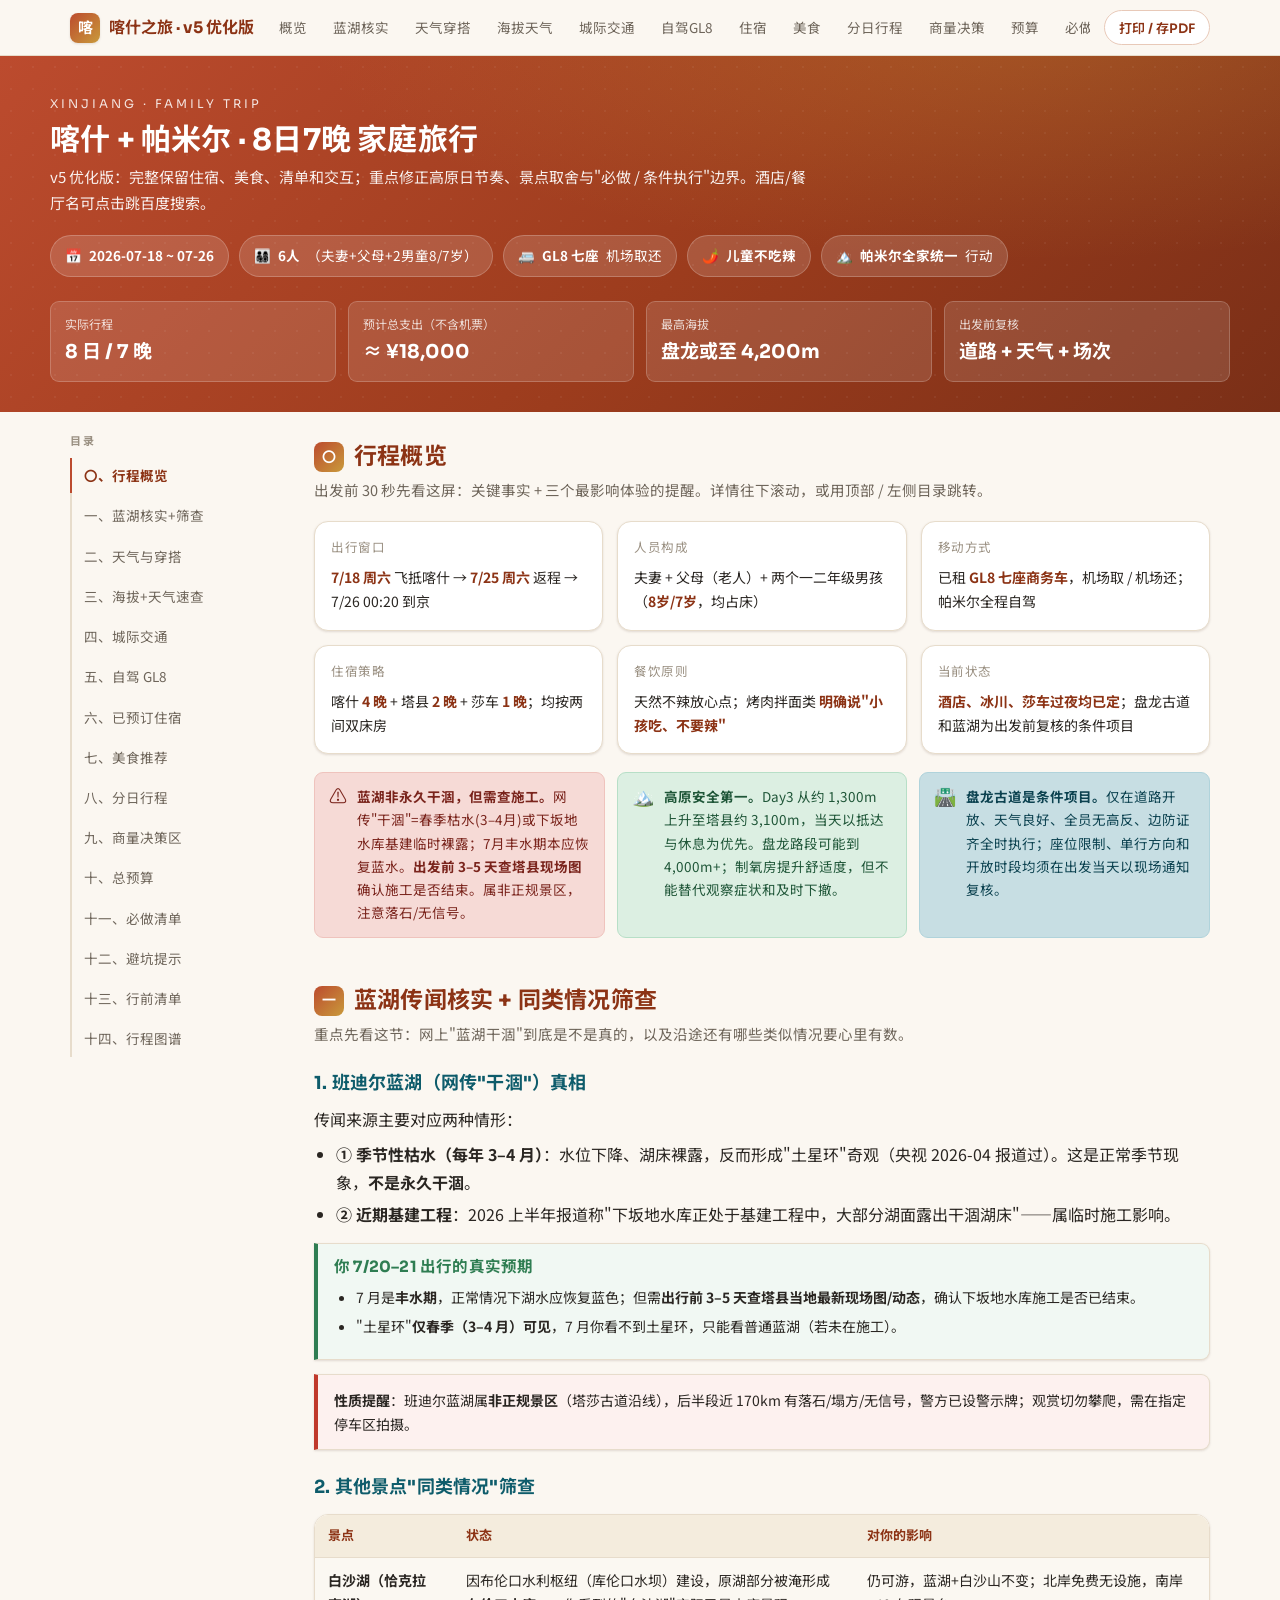
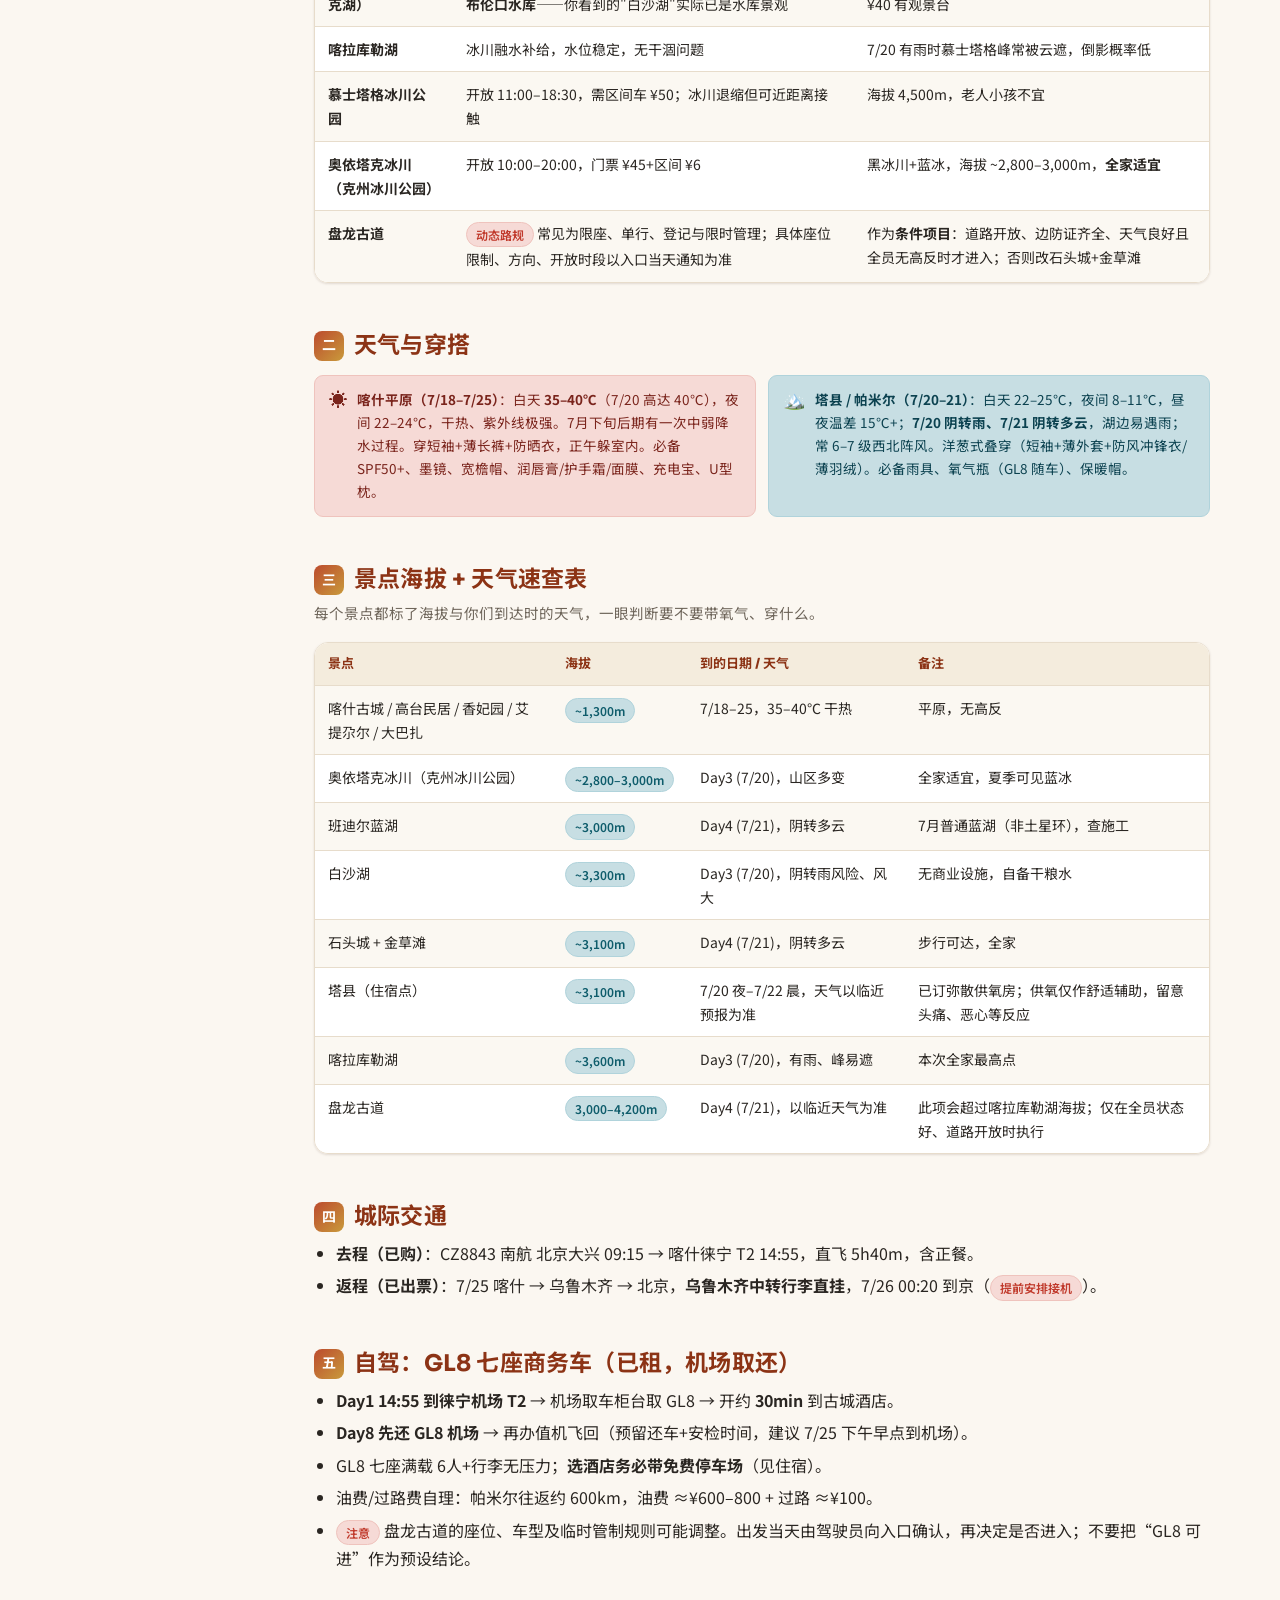
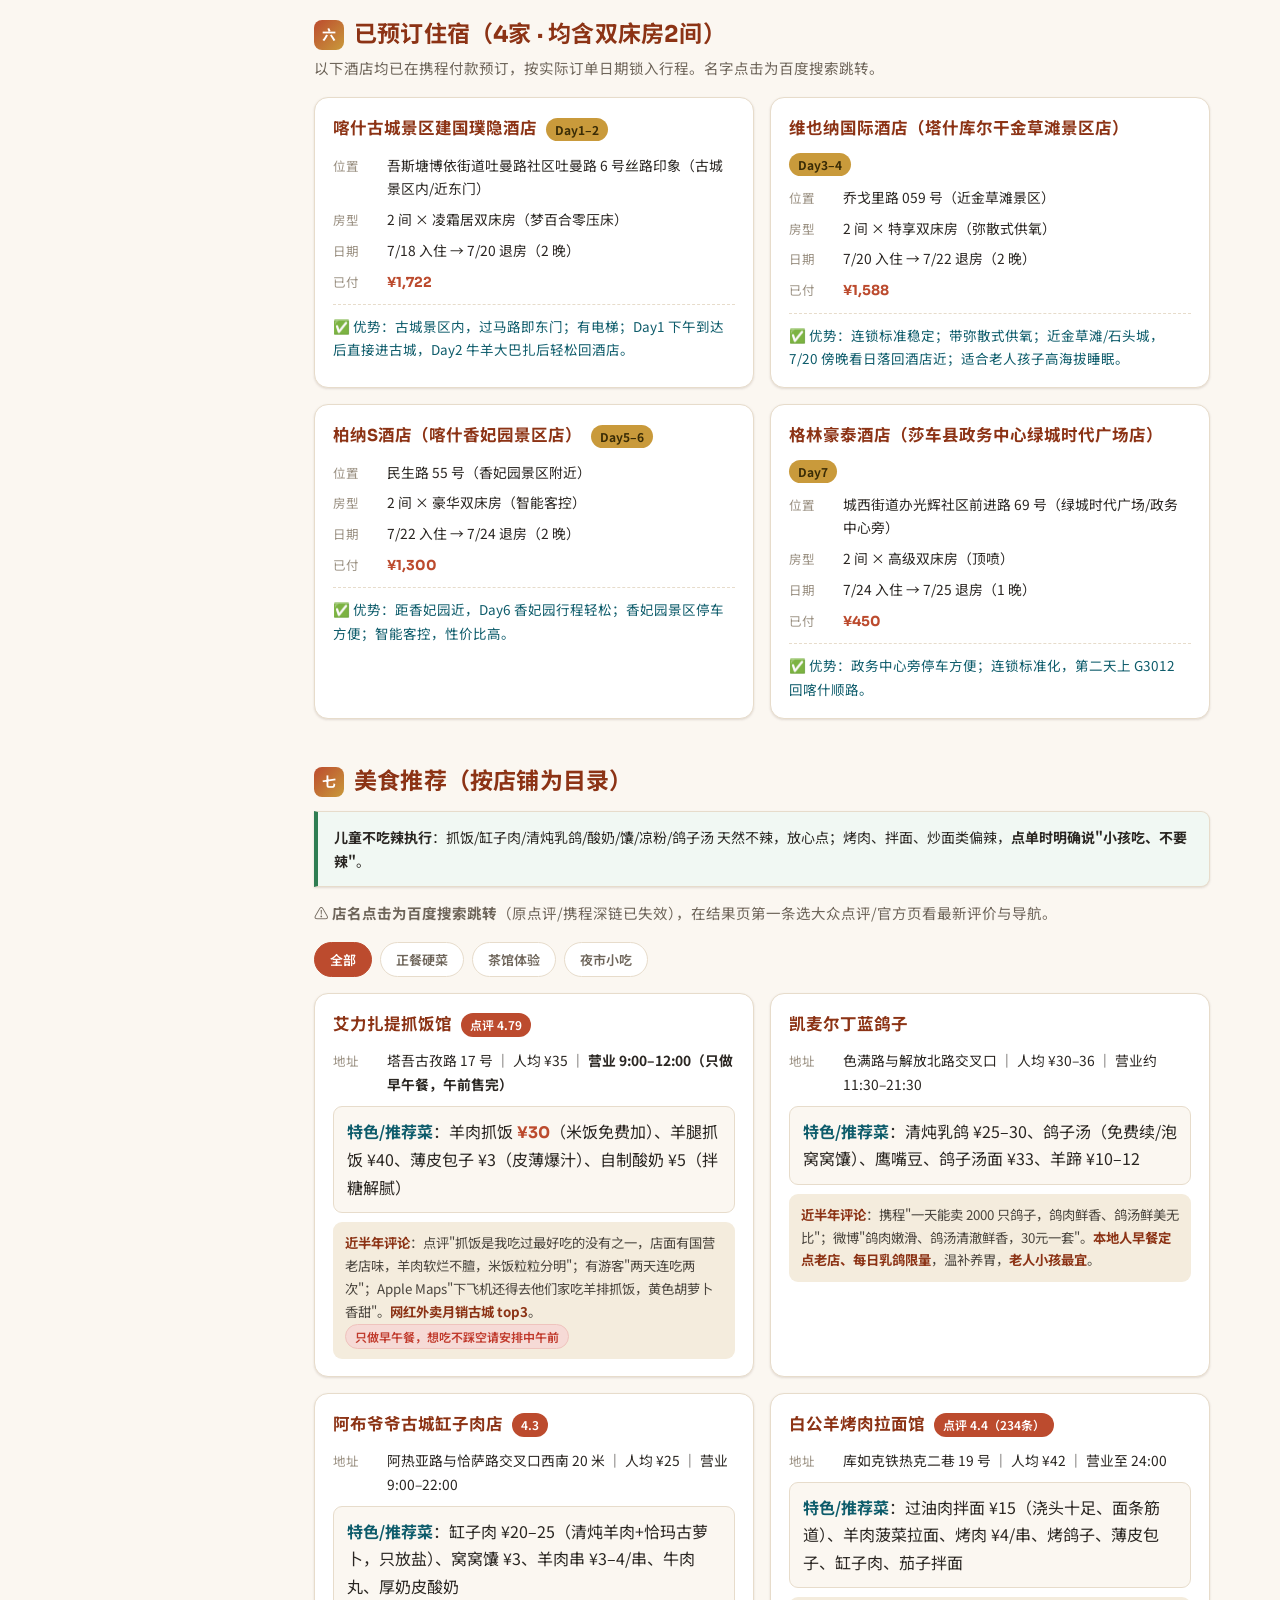
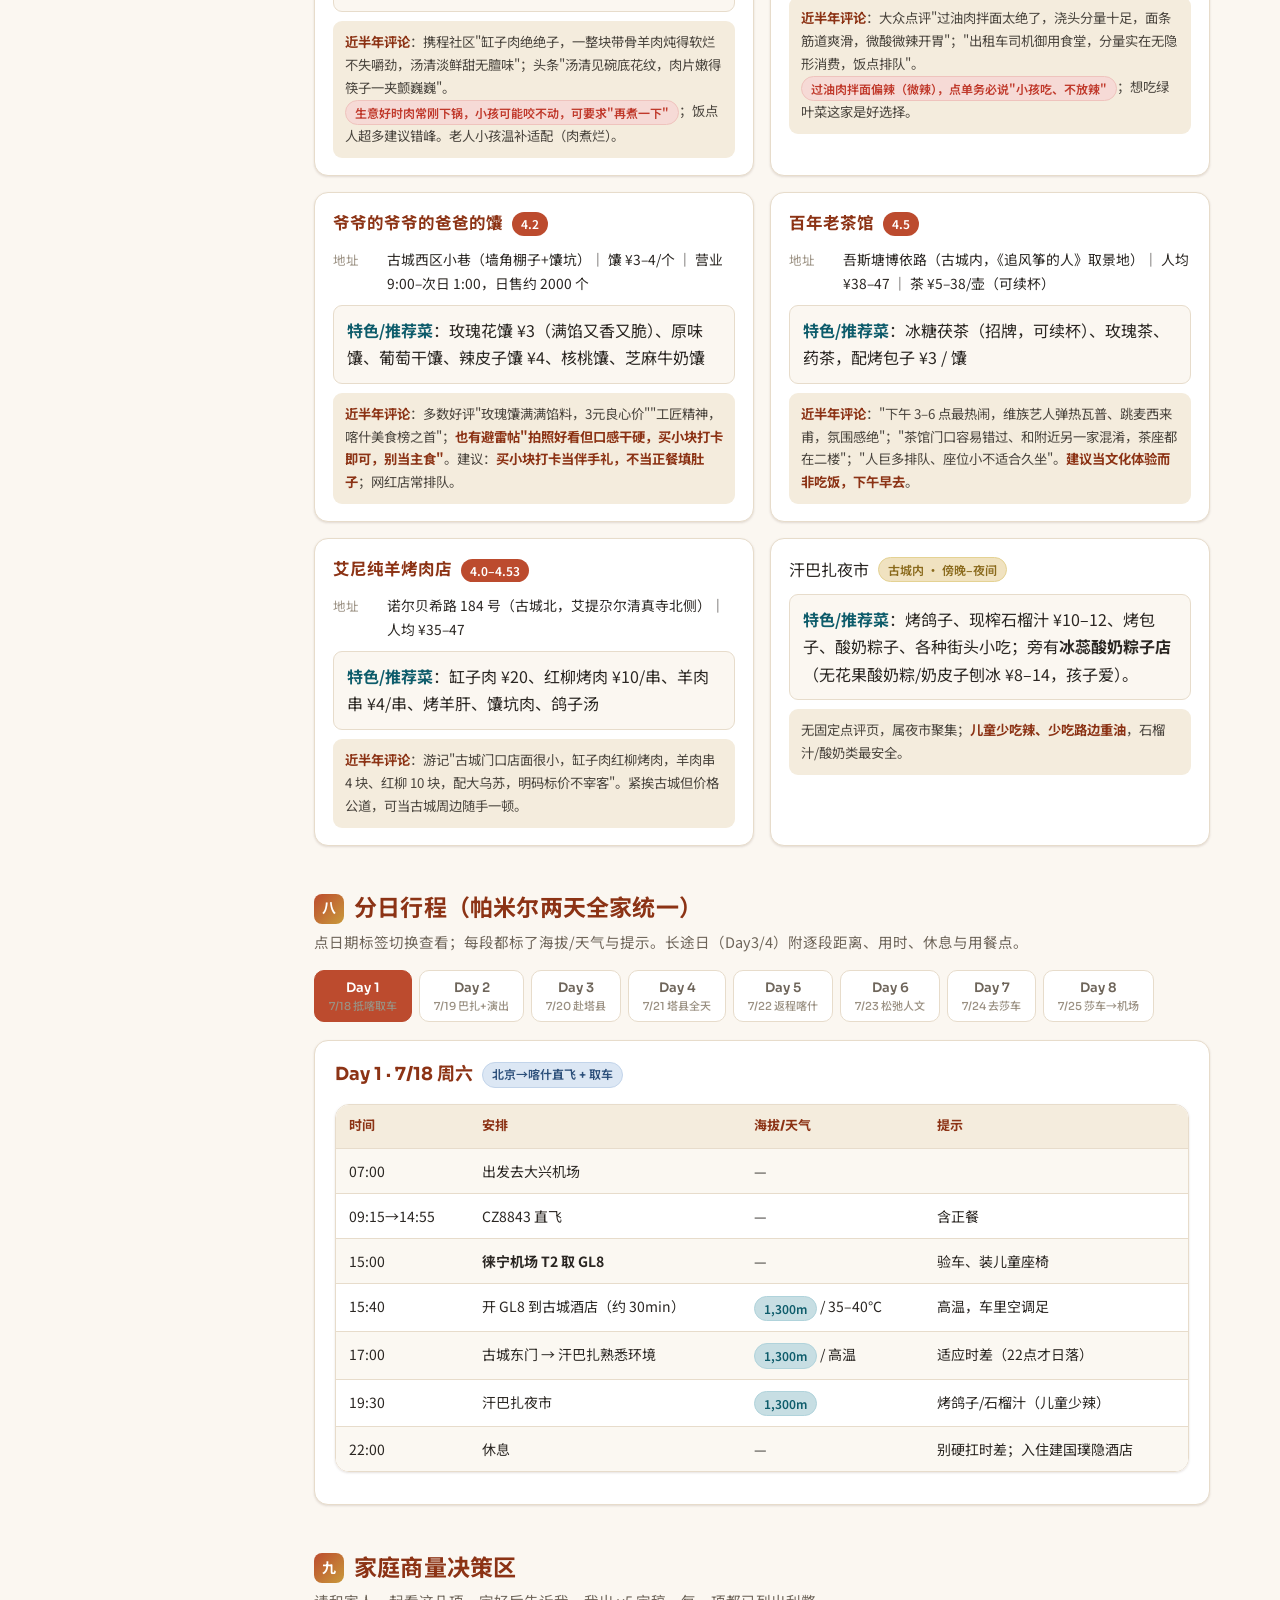
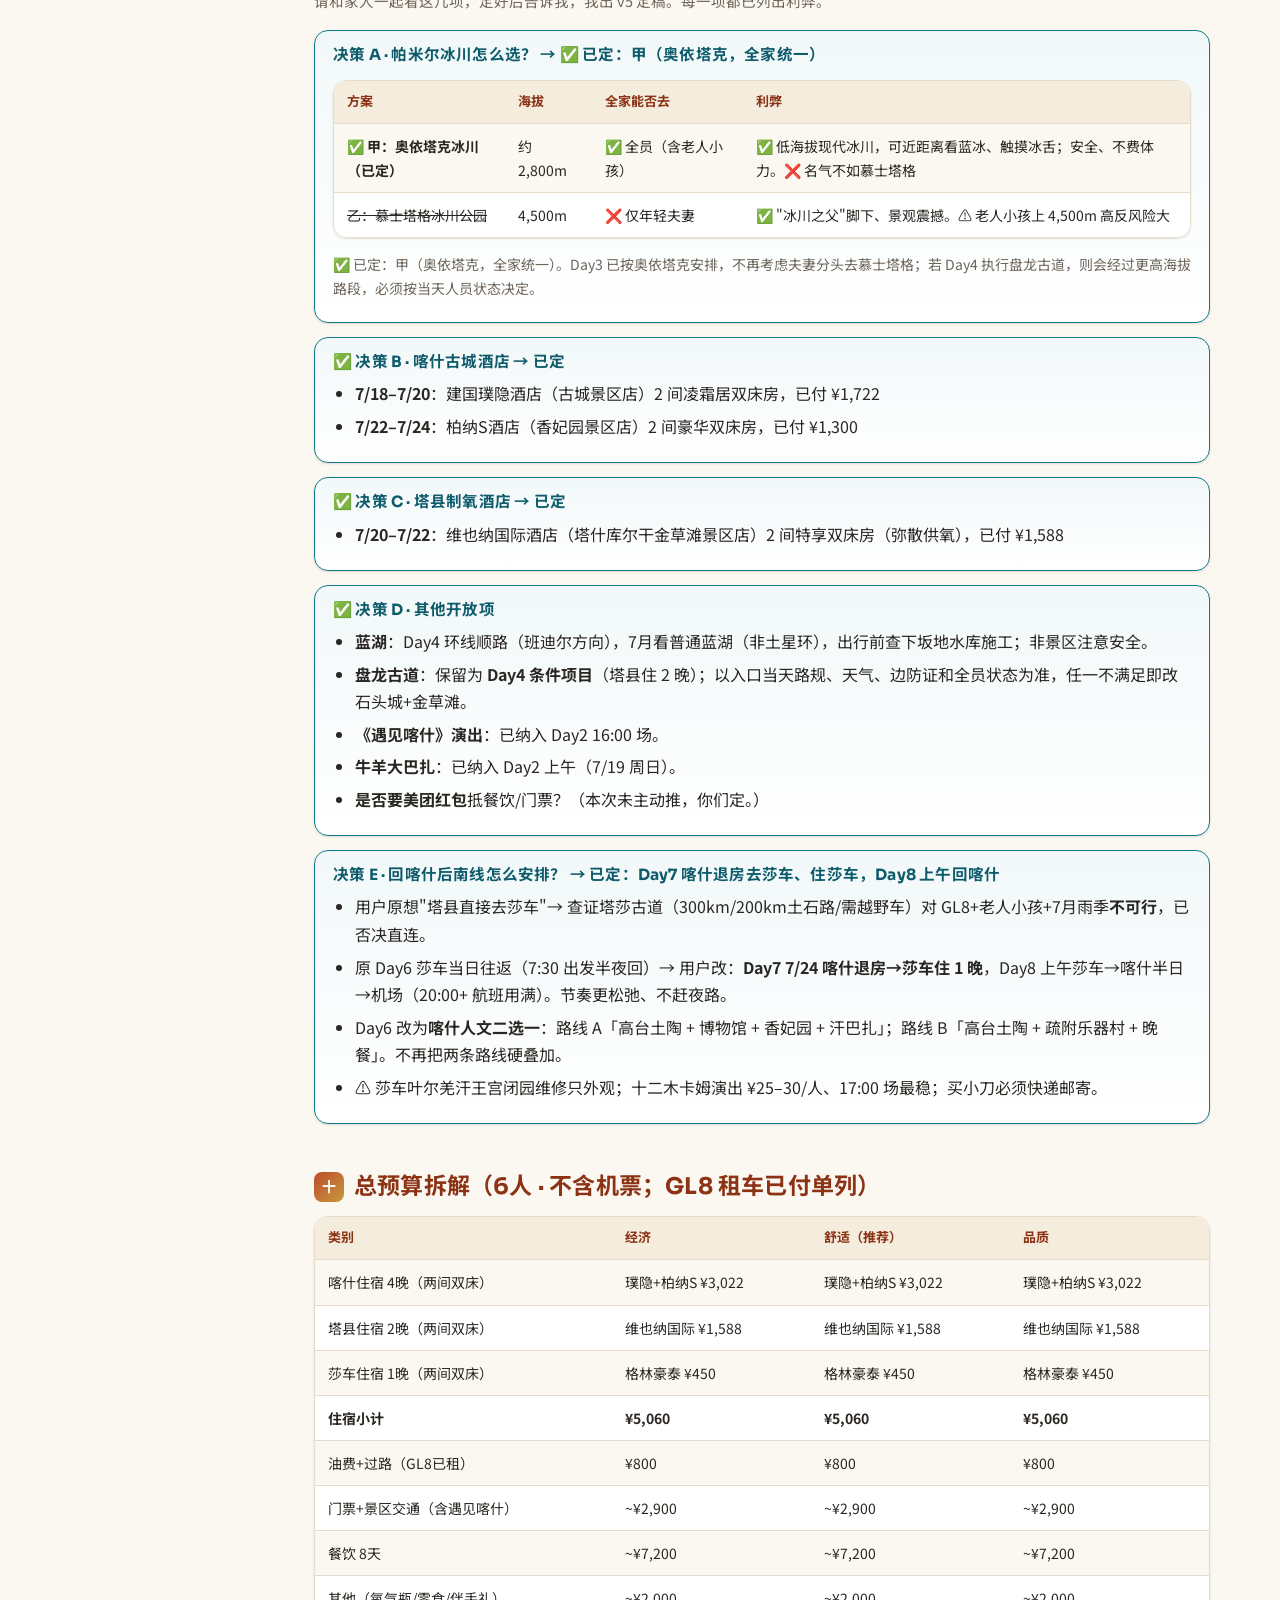
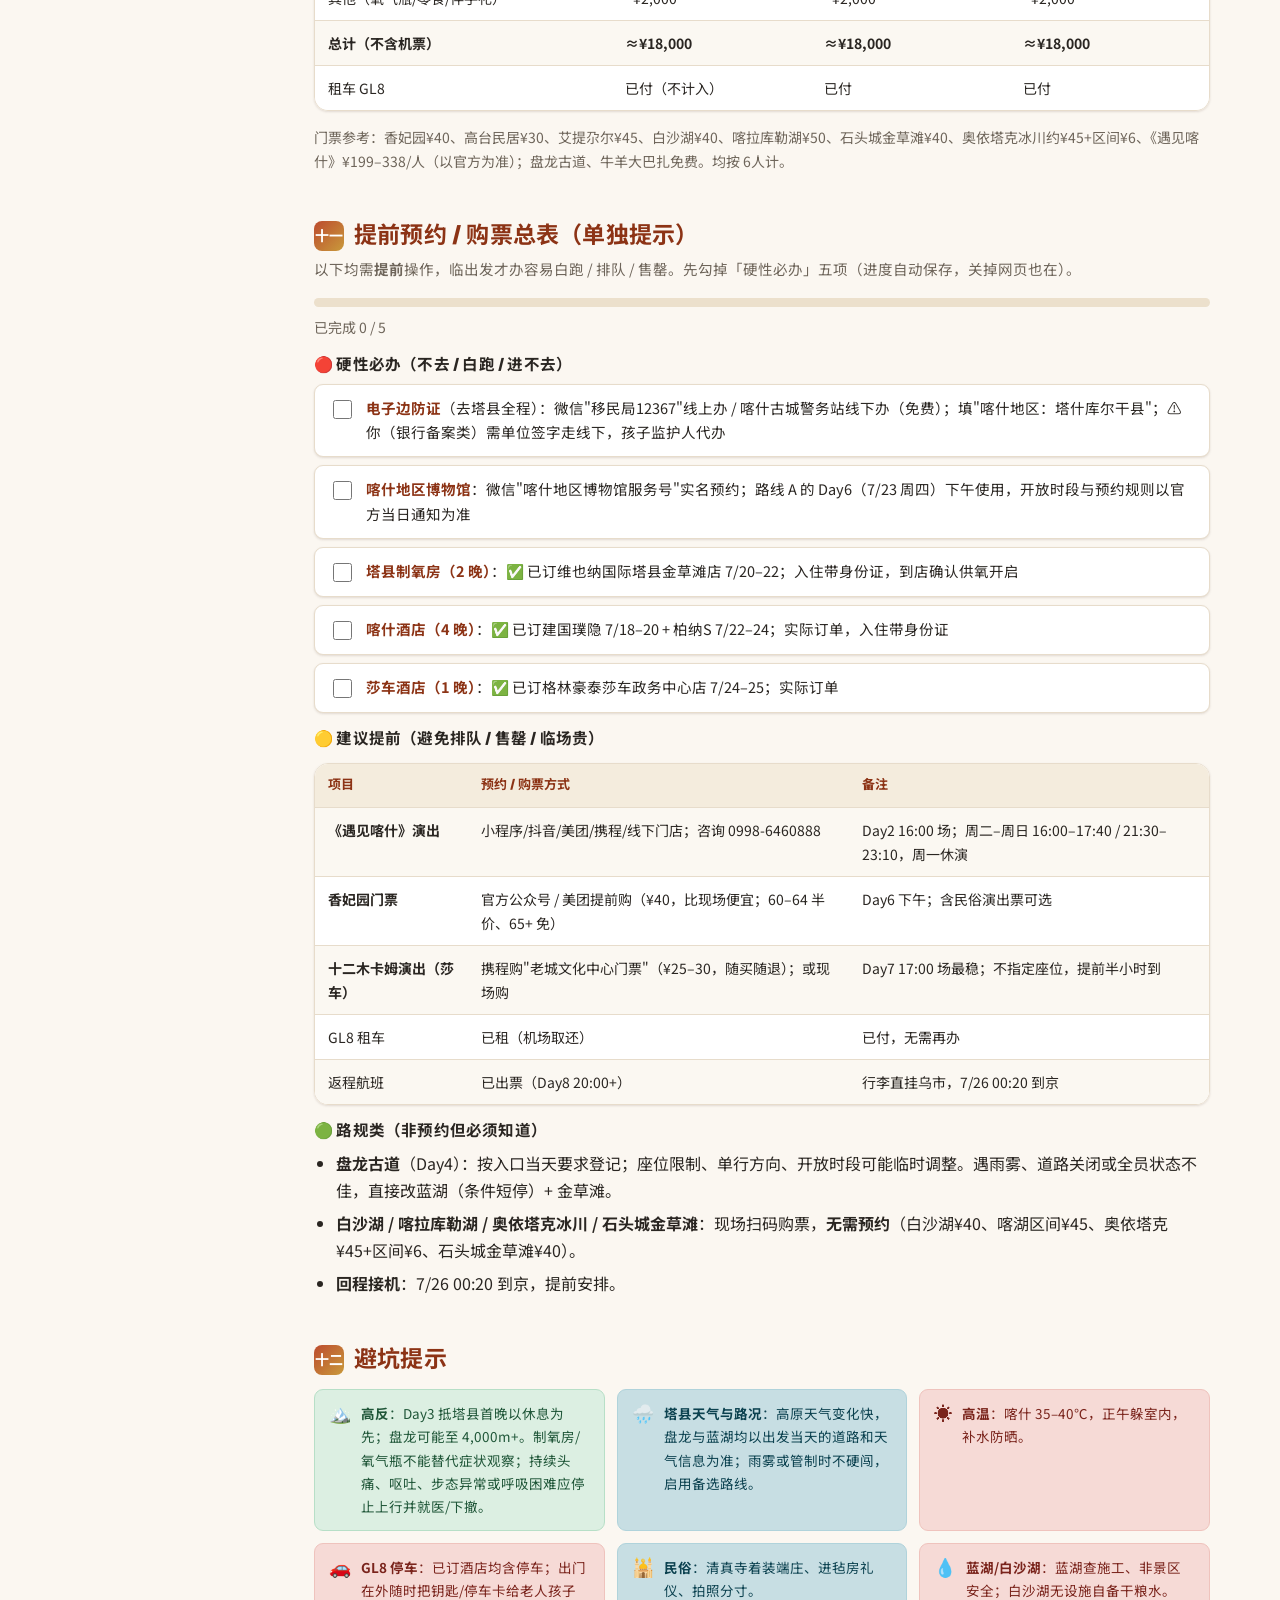
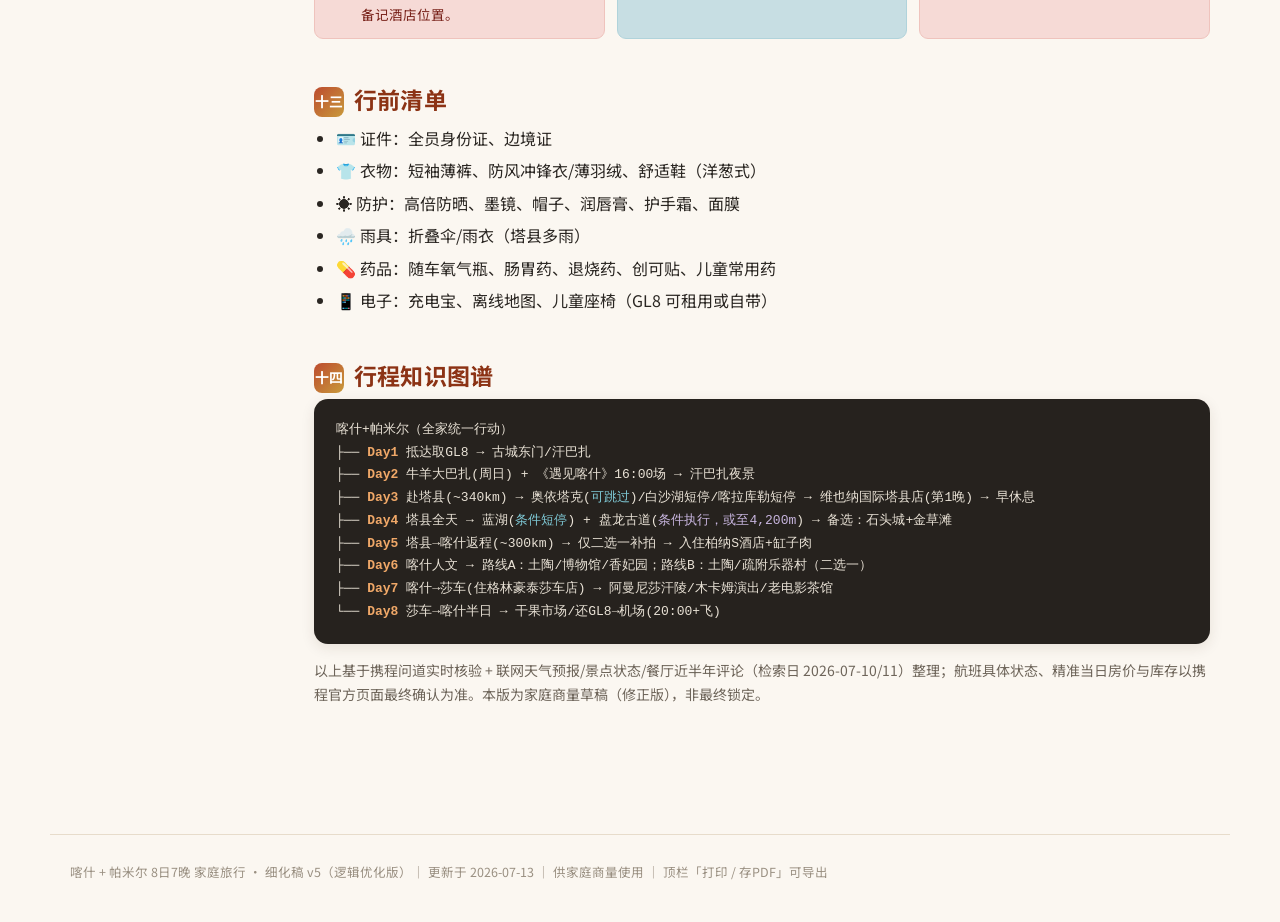
<file: xinjiang-kashgar/index.html>
<!DOCTYPE html>
<html lang="zh-CN">
<head>
<meta charset="UTF-8" />
<meta name="viewport" content="width=device-width, initial-scale=1.0" />
<title>喀什 + 帕米尔 8日7晚 · 家庭旅行攻略 v5（优化版）</title>
<meta name="description" content="喀什+帕米尔家庭旅行细化稿 v5：保留完整行程、住宿、美食、天气、海拔、预算与清单，并修正时间衔接、高原风险和备用方案。" />
<link rel="preconnect" href="https://fonts.googleapis.com">
<link rel="preconnect" href="https://fonts.gstatic.com" crossorigin>
<link href="https://fonts.googleapis.com/css2?family=Sora:wght@500;600;700&family=Noto+Sans+SC:wght@400;500;700&display=swap" rel="stylesheet">
<style>
  /* ============ 设计令牌 Design Tokens ============ */
  :root{
    --sand-50:#FBF7F1; --sand-100:#F4ECDD; --sand-200:#ECE0CC;
    --ink:#2A2622; --ink-soft:#6E655A; --ink-faint:#9A9082;
    --terra:#BC4B2E; --terra-d:#8C3315; --terra-l:#E8C9B8;
    --teal:#11798C; --teal-d:#0E5C6B; --teal-l:#C7DEE3;
    --gold:#C99A3B; --gold-l:#F0E2C0;
    --ok:#2F7D52; --ok-l:#DCEFE2;
    --warn:#C0392B; --warn-l:#F6DAD6;
    --line:#E7DCCB; --surface:#FFFFFF;
    --shadow-sm:0 1px 2px rgba(60,40,20,.06),0 1px 3px rgba(60,40,20,.08);
    --shadow-md:0 4px 14px rgba(60,40,20,.10);
    --shadow-lg:0 12px 34px rgba(60,40,20,.16);
    --radius:14px; --radius-sm:9px;
    --sp-1:4px; --sp-2:8px; --sp-3:12px; --sp-4:16px; --sp-5:24px; --sp-6:32px; --sp-7:48px;
    --font-head:"Sora","Noto Sans SC",-apple-system,"PingFang SC","Microsoft YaHei",sans-serif;
    --font-body:"Noto Sans SC",-apple-system,"PingFang SC","Microsoft YaHei",sans-serif;
  }
  *{box-sizing:border-box}
  html{scroll-behavior:smooth; width:100%; max-width:100%; overflow-x:hidden}
  body{
    margin:0; background:var(--sand-50); color:var(--ink);
    font-family:var(--font-body); font-size:16px; line-height:1.72;
    -webkit-font-smoothing:antialiased;
    width:100%; max-width:100%; overflow-wrap:break-word;
  }
  h1,h2,h3,h4{font-family:var(--font-head); font-weight:700; line-height:1.3; letter-spacing:.2px}
  a{color:var(--teal-d); text-decoration:none}
  a:hover{text-decoration:underline}
  ::selection{background:var(--terra-l)}

  /* ============ 阅读进度 + 顶栏 ============ */
  #progress{position:fixed; top:0; left:0; height:3px; width:0;
    background:linear-gradient(90deg,var(--terra),var(--gold)); z-index:60; transition:width .12s ease-out}
  header.topbar{
    position:sticky; top:0; z-index:50; background:rgba(251,247,241,.92);
    backdrop-filter:saturate(140%) blur(8px);
    border-bottom:1px solid var(--line);
  }
  .topbar-inner{max-width:1180px; margin:0 auto; display:flex; align-items:center; gap:14px;
    padding:10px 20px}
  .brand{display:flex; align-items:center; gap:9px; font-family:var(--font-head); font-weight:700; color:var(--terra-d); white-space:nowrap}
  .brand .mark{width:30px; height:30px; border-radius:8px; background:linear-gradient(135deg,var(--terra),var(--gold));
    display:grid; place-items:center; color:#fff; font-size:15px; box-shadow:var(--shadow-sm)}
  .topnav{display:flex; gap:4px; overflow-x:auto; flex:1; scrollbar-width:none}
  .topnav::-webkit-scrollbar{display:none}
  .topnav a{font-size:13.5px; color:var(--ink-soft); padding:6px 11px; border-radius:20px; white-space:nowrap}
  .topnav a:hover{background:var(--sand-100); color:var(--ink); text-decoration:none}
  .topnav a.active{background:var(--terra); color:#fff}
  .btn-print{font-family:var(--font-head); font-size:13px; font-weight:600; color:var(--terra-d);
    border:1px solid var(--terra-l); background:#fff; padding:7px 14px; border-radius:20px; cursor:pointer; white-space:nowrap}
  .btn-print:hover{background:var(--terra); color:#fff; border-color:var(--terra)}

  /* ============ Hero ============ */
  .hero{background:
      radial-gradient(1200px 400px at 80% -10%, rgba(201,154,59,.28), transparent 60%),
      linear-gradient(135deg,var(--terra) 0%, #9c3c1d 55%, #7a2f17 100%);
    color:#fff; padding:38px 20px 30px; position:relative; overflow:hidden}
  .hero::after{content:""; position:absolute; inset:0;
    background-image:radial-gradient(rgba(255,255,255,.10) 1px, transparent 1.4px);
    background-size:22px 22px; opacity:.5; pointer-events:none}
  .hero-inner{max-width:1180px; margin:0 auto; position:relative; z-index:1}
  .hero .eyebrow{font-family:var(--font-head); letter-spacing:3px; font-size:12px; opacity:.85; text-transform:uppercase}
  .hero h1{margin:6px 0 4px; font-size:30px}
  .hero .sub{opacity:.92; font-size:15px; max-width:760px}
  .chips{display:flex; flex-wrap:wrap; gap:10px; margin-top:20px}
  .chip{display:flex; align-items:center; gap:7px; background:rgba(255,255,255,.14);
    border:1px solid rgba(255,255,255,.22); border-radius:30px; padding:8px 14px; font-size:13.5px}
  .chip b{font-weight:700}
  .quickstats{display:grid; grid-template-columns:repeat(auto-fit,minmax(150px,1fr)); gap:12px; margin-top:24px}
  .qs{background:rgba(255,255,255,.12); border:1px solid rgba(255,255,255,.2); border-radius:var(--radius-sm); padding:12px 14px}
  .qs .k{font-size:12px; opacity:.8}
  .qs .v{font-family:var(--font-head); font-size:19px; font-weight:700; margin-top:2px}

  /* ============ 布局 ============ */
  .wrap{display:flex; align-items:flex-start; max-width:1180px; margin:0 auto; gap:26px; padding:0 20px}
  nav.toc{position:sticky; top:64px; flex:0 0 218px; align-self:flex-start; max-height:calc(100vh - 80px);
    overflow:auto; padding:22px 6px 22px 0; font-size:13.5px}
  nav.toc h4{margin:0 0 10px; font-size:11px; letter-spacing:1.5px; color:var(--ink-faint); text-transform:uppercase; font-family:var(--font-head)}
  nav.toc ol{margin:0; padding:0; list-style:none; border-left:2px solid var(--line)}
  nav.toc li a{display:block; padding:6px 12px; color:var(--ink-soft); border-left:2px solid transparent; margin-left:-2px}
  nav.toc li a:hover{color:var(--ink); text-decoration:none; background:var(--sand-100)}
  nav.toc li a.active{color:var(--terra-d); font-weight:700; border-left-color:var(--terra)}
  main{flex:1; min-width:0; padding:30px 0 80px}

  section{margin-bottom:var(--sp-7); scroll-margin-top:72px}
  section>h2{font-size:23px; margin:0 0 6px; color:var(--terra-d); display:flex; align-items:center; gap:10px}
  section>h2 .num{display:inline-grid; place-items:center; width:30px; height:30px; border-radius:8px;
    background:linear-gradient(135deg,var(--terra),var(--gold)); color:#fff; font-size:14px; font-family:var(--font-head)}
  .lead{color:var(--ink-soft); margin:0 0 16px; font-size:14.5px}
  h3{font-size:18px; margin:26px 0 10px; color:var(--teal-d)}
  h4{font-size:15.5px; margin:16px 0 8px; color:var(--ink)}
  p{margin:8px 0}
  ul,ol{margin:8px 0; padding-left:22px}
  li{margin:5px 0}
  .muted{color:var(--ink-soft); font-size:14px}
  .reveal{opacity:1; transform:none; transition:opacity .5s ease, transform .5s ease}
  .js .reveal{opacity:0; transform:translateY(14px)}
  .reveal.in{opacity:1; transform:none}

  /* ============ 徽章 Badges ============ */
  .badge{display:inline-flex; align-items:center; gap:4px; font-size:12px; font-weight:600;
    padding:2px 9px; border-radius:20px; vertical-align:middle; white-space:nowrap; line-height:1.6}
  .b-rate{background:var(--terra); color:#fff}
  .b-ok{background:var(--ok-l); color:var(--ok); border:1px solid #B7DFC7}
  .b-warn{background:var(--warn-l); color:var(--warn); border:1px solid #EFC3BD}
  .b-alt{background:var(--teal-l); color:var(--teal-d); border:1px solid #B0D3DB}
  .b-wx{background:#DCE7F4; color:#2C4F7A; border:1px solid #C2D4EA}
  .b-gold{background:var(--gold-l); color:#8a6a1c; border:1px solid #E4D293}
  .tag-star{background:var(--gold); color:#3a2c06; font-weight:700}

  /* ============ 概览卡 / 提醒 ============ */
  .overview{display:grid; grid-template-columns:repeat(auto-fit,minmax(220px,1fr)); gap:14px; margin:18px 0}
  .ovcard{background:var(--surface); border:1px solid var(--line); border-radius:var(--radius); padding:16px; box-shadow:var(--shadow-sm)}
  .ovcard .t{font-size:12.5px; color:var(--ink-faint); font-family:var(--font-head); letter-spacing:.5px}
  .ovcard .d{font-size:14px; margin-top:6px; color:var(--ink)}
  .ovcard .d b{color:var(--terra-d)}
  .alert-row{display:grid; grid-template-columns:repeat(auto-fit,minmax(240px,1fr)); gap:12px; margin:14px 0}
  .alert{display:flex; gap:10px; align-items:flex-start; border-radius:var(--radius-sm); padding:12px 14px; border:1px solid; font-size:13.5px}
  .alert .ic{font-size:18px; line-height:1.2}
  .alert.warn{background:var(--warn-l); border-color:#EFC3BD; color:#7a241c}
  .alert.tip{background:var(--ok-l); border-color:#B7DFC7; color:#1f5638}
  .alert.info{background:var(--teal-l); border-color:#B0D3DB; color:#0c4250}

  /* ============ Callout ============ */
  .callout{background:var(--surface); border:1px solid var(--line); border-left:4px solid var(--terra);
    border-radius:0 var(--radius-sm) var(--radius-sm) 0; padding:13px 16px; margin:14px 0; font-size:14px; box-shadow:var(--shadow-sm)}
  .callout.warn{border-left-color:var(--warn); background:#FDF1EF}
  .callout.tip{border-left-color:var(--ok); background:#F1F8F3}
  .callout h4{margin:0 0 6px; color:var(--terra-d)}
  .callout.warn h4{color:var(--warn)}
  .callout.tip h4{color:var(--ok)}

  /* ============ 表 ============ */
  .table-wrap{overflow-x:auto; border-radius:var(--radius); box-shadow:var(--shadow-sm); margin:14px 0; border:1px solid var(--line)}
  table{border-collapse:collapse; width:100%; font-size:14px; background:var(--surface); min-width:520px}
  th,td{border-bottom:1px solid var(--line); padding:10px 13px; text-align:left; vertical-align:top}
  th{background:var(--sand-100); color:var(--terra-d); font-family:var(--font-head); font-weight:700; font-size:13px; white-space:nowrap}
  tbody tr:last-child td{border-bottom:none}
  tbody tr:nth-child(even) td{background:#FBF8F2}

  /* ============ 卡片网格 ============ */
  .filterbar{display:flex; flex-wrap:wrap; gap:8px; margin:10px 0 16px}
  .fbtn{font-family:var(--font-head); font-size:13px; font-weight:600; color:var(--ink-soft);
    background:var(--surface); border:1px solid var(--line); padding:7px 15px; border-radius:20px; cursor:pointer; transition:.15s}
  .fbtn:hover{border-color:var(--terra-l)}
  .fbtn.active{background:var(--terra); color:#fff; border-color:var(--terra)}
  .grid{display:grid; grid-template-columns:repeat(auto-fill,minmax(320px,1fr)); gap:16px}
  .card{background:var(--surface); border:1px solid var(--line); border-radius:var(--radius);
    padding:17px 18px; box-shadow:var(--shadow-sm); transition:transform .18s ease, box-shadow .18s ease}
  .card:hover{transform:translateY(-3px); box-shadow:var(--shadow-md)}
  .card.hidden{display:none}
  .card .chead{display:flex; align-items:center; gap:9px; flex-wrap:wrap; margin-bottom:10px}
  .card .chead a{font-family:var(--font-head); font-weight:700; font-size:16.5px; color:var(--terra-d)}
  .card .row{display:flex; gap:8px; margin:7px 0; font-size:13.8px; align-items:baseline}
  .card .row .lab{flex:0 0 46px; color:var(--ink-faint); font-size:12.5px}
  .card .price{font-family:var(--font-head); font-weight:700; color:var(--terra)}
  .card .rec{margin-top:10px; padding-top:10px; border-top:1px dashed var(--line); font-size:13.5px; color:var(--teal-d)}
  .card .who{font-size:13px; color:var(--ink-soft); margin-top:4px}
  .dish{background:var(--sand-50); border:1px solid var(--line); border-radius:var(--radius-sm); padding:11px 13px; margin:9px 0}
  .dish .dt{font-weight:700; color:var(--teal-d)}
  .dish .dp{color:var(--terra); font-weight:700; font-family:var(--font-head)}
  .review{font-size:13.3px; color:#4A453E; background:var(--sand-100); border-radius:var(--radius-sm); padding:10px 12px; margin-top:9px}
  .review b{color:var(--terra-d)}

  /* ============ 日程 Tabs ============ */
  .daytabs{display:flex; gap:7px; overflow-x:auto; padding-bottom:6px; margin:14px 0 4px; scrollbar-width:none}
  .daytabs::-webkit-scrollbar{display:none}
  .daytab{flex:0 0 auto; font-family:var(--font-head); font-weight:600; font-size:13px; color:var(--ink-soft);
    background:var(--surface); border:1px solid var(--line); padding:8px 14px; border-radius:10px; cursor:pointer; text-align:center; transition:.15s}
  .daytab small{display:block; font-size:11px; font-weight:500; color:var(--ink-faint); margin-top:1px}
  .daytab:hover{border-color:var(--terra-l)}
  .daytab.active{background:var(--terra); color:#fff; border-color:var(--terra)}
  .daypanel{display:none; background:var(--surface); border:1px solid var(--line); border-radius:var(--radius);
    padding:18px 20px; box-shadow:var(--shadow-sm); margin-top:12px}
  .daypanel.active{display:block; animation:fade .35s ease}
  @keyframes fade{from{opacity:0; transform:translateY(8px)} to{opacity:1; transform:none}}
  .daypanel .daytitle{font-family:var(--font-head); font-weight:700; font-size:18px; color:var(--terra-d); display:flex; gap:9px; align-items:center; flex-wrap:wrap; margin-bottom:6px}

  /* ============ 决策 ============ */
  .decision{background:linear-gradient(180deg,#F2F8F9,#FFFFFF); border:1px solid var(--teal); border-radius:var(--radius); padding:14px 18px; margin:14px 0; box-shadow:var(--shadow-sm)}
  .decision h4{margin:0 0 8px; color:var(--teal-d); font-family:var(--font-head)}
  .decgrid{display:grid; grid-template-columns:repeat(auto-fit,minmax(240px,1fr)); gap:10px; margin-top:8px}
  .decopt{border:1px solid var(--line); border-radius:var(--radius-sm); padding:11px 13px; background:var(--surface)}
  .decopt .h{font-weight:700; color:var(--terra-d); margin-bottom:4px}
  .decopt .b{font-size:13px; color:var(--ink-soft)}

  /* ============ 清单 ============ */
  .progressbar{height:9px; background:var(--sand-200); border-radius:20px; overflow:hidden; margin:6px 0 14px}
  .progressbar i{display:block; height:100%; width:0; background:linear-gradient(90deg,var(--ok),var(--teal)); transition:width .3s ease}
  .check{display:flex; align-items:flex-start; gap:11px; padding:11px 14px; border:1px solid var(--line);
    border-radius:var(--radius-sm); background:var(--surface); margin:8px 0; box-shadow:var(--shadow-sm); cursor:pointer}
  .check input{margin-top:4px; width:19px; height:19px; accent-color:var(--terra); flex:0 0 auto; cursor:pointer}
  .check label{cursor:pointer; font-size:14.5px}
  .check label b{color:var(--terra-d)}
  .check.done{background:#F4FAF5; border-color:#CDE9D6}
  .check.done label{text-decoration:line-through; color:var(--ink-faint)}

  /* ============ 知识图谱 ============ */
  .graph{font-family:ui-monospace,SFMono-Regular,Menlo,Consolas,monospace; font-size:13px; line-height:1.75;
    background:#26221E; color:#E9E2D6; border-radius:var(--radius); padding:20px 22px; overflow:auto; box-shadow:var(--shadow-md); width:100%; max-width:100%}
  .graph .d{color:#F0A868; font-weight:700} .graph .a{color:#7FC9D6} .graph .x{color:#C9B6E0}

  /* ============ 回到顶部 ============ */
  #toTop{position:fixed; right:20px; bottom:20px; width:44px; height:44px; border-radius:50%;
    background:var(--terra); color:#fff; border:none; font-size:20px; cursor:pointer; box-shadow:var(--shadow-md);
    opacity:0; pointer-events:none; transition:opacity .25s ease, transform .25s ease; z-index:55}
  #toTop.show{opacity:1; pointer-events:auto}
  #toTop:hover{transform:translateY(-3px)}

  footer{max-width:1180px; margin:0 auto; padding:26px 20px 40px; color:var(--ink-faint); font-size:12.5px; border-top:1px solid var(--line)}

  /* ============ 响应式 / 移动优先 ============ */
  @media(max-width:920px){
    .topbar-inner{flex-wrap:wrap; gap:8px; padding:8px 14px}
    .brand{font-size:14px}
    .btn-print{padding:5px 11px; font-size:12px; flex:0 0 auto}
    .topnav{order:3; flex-basis:100%; width:100%; padding-bottom:2px}
    .wrap{flex-direction:column; gap:0; padding:0 14px}
    nav.toc{display:none}
    main{padding:18px 0 64px}
    .hero{padding:30px 16px 24px}
    .hero h1{font-size:23px}
    .hero .sub{font-size:14px}
    .chips{gap:8px; margin-top:16px}
    .chip{font-size:12.5px; padding:7px 12px}
    .quickstats{gap:10px; margin-top:18px}
    .section{margin-bottom:34px; scroll-margin-top:64px}
    section>h2{font-size:21px}
    .overview{gap:11px; margin:14px 0}
    .ovcard{padding:13px}
    .alert-row{gap:10px; margin:12px 0}
    .callout{padding:12px 14px}
    .grid{gap:12px}
    .card{padding:15px; border-radius:var(--radius-sm)}
    .daypanel{padding:16px 14px; margin-top:10px}
    .daytabs{padding-bottom:4px}
    .daytab{padding:7px 12px}
    .decision{padding:12px 14px}
    .decgrid{gap:8px}
    .progressbar{margin:4px 0 12px}
    .check{padding:10px 12px}
    .filterbar{gap:7px; margin:8px 0 14px}
    .fbtn{padding:6px 13px; font-size:12.5px}
  }
  @media(max-width:640px){
    body{font-size:16px}
    .topbar-inner{padding:8px 12px}
    .wrap{padding:0 12px}
    .hero h1{font-size:21px}
    .hero .quickstats{grid-template-columns:repeat(2,1fr)}
    section>h2{font-size:19px}
    .table-wrap{overflow:visible; border:none; box-shadow:none; margin:12px 0}
    .table-wrap table{min-width:0; font-size:13.5px}
    .table-wrap thead{display:none}
    .table-wrap tbody tr{display:block; background:var(--surface); border:1px solid var(--line);
      border-radius:var(--radius-sm); padding:4px 2px 6px; margin:11px 0; box-shadow:var(--shadow-sm)}
    .table-wrap tbody td{display:block; border:none; border-bottom:1px dashed var(--line);
      padding:7px 12px; text-align:left}
    .table-wrap tbody td:last-child{border-bottom:none}
    .table-wrap tbody td::before{content:attr(data-label); display:block; font-size:11.5px;
      font-weight:700; color:var(--terra-d); margin-bottom:2px; font-family:var(--font-head); letter-spacing:.3px}
    .graph{font-size:12px; padding:16px 14px}
    .grid,.overview,.alert-row,.decgrid{grid-template-columns:1fr}
    .table-wrap tr.is-head{display:none}
    a,button,input,select,img,svg,iframe,table,textarea{max-width:100%}
    .wrap{align-items:stretch}
    main{width:100%; min-width:0}
    .grid>*,.overview>*,.alert-row>*,.decgrid>*,.daypanel>*{min-width:0}
    .card,.ovcard,.callout,.decision,.alert,.check,.dish,.review,.daypanel,.table-wrap,.qs,.daytabs,.filterbar{max-width:100%; min-width:0}
    .grid>*,.overview>*,.alert-row>*,.decgrid>*,.daypanel>*{min-width:0}
    .card,.ovcard,.callout,.decision,.alert,.check,.dish,.review,.daypanel{overflow-wrap:anywhere; word-break:break-word}
    .badge{white-space:normal; overflow-wrap:anywhere}
  }
  @media print{
    #progress,#toTop,header.topbar,nav.toc,.filterbar,.daytabs,.btn-print{display:none!important}
    body{background:#fff} .hero{background:var(--terra)!important; -webkit-print-color-adjust:exact; print-color-adjust:exact}
    .card,.daypanel,.ovcard,.callout,.check,table{box-shadow:none}
    .daypanel{display:block!important; margin-bottom:14px; page-break-inside:avoid}
    section{scroll-margin-top:0; margin-bottom:26px}
    a{color:#000}
    .table-wrap{overflow:visible!important; border:1px solid #ccc!important; box-shadow:none!important}
    .table-wrap thead{display:table-header-group!important}
    .table-wrap tbody tr{display:table-row!important; border:none!important; box-shadow:none!important; margin:0!important; padding:0!important}
    .table-wrap tbody td{display:table-cell!important; border-bottom:1px solid #ccc!important; padding:6px 8px!important; text-align:left!important}
    .table-wrap tbody td::before{display:none!important}
  }
  @media(prefers-reduced-motion:reduce){
    *{scroll-behavior:auto!important}
    .reveal{opacity:1; transform:none; transition:none}
  }
</style>
</head>
<body>

<div id="progress"></div>

<!-- 顶栏 -->
<header class="topbar">
  <div class="topbar-inner">
    <div class="brand"><span class="mark">喀</span> 喀什之旅 · v5 优化版</div>
    <nav class="topnav" id="topnav">
      <a href="#overview">概览</a>
      <a href="#s1">蓝湖核实</a>
      <a href="#s2">天气穿搭</a>
      <a href="#s3">海拔天气</a>
      <a href="#s4">城际交通</a>
      <a href="#s5">自驾GL8</a>
      <a href="#s6">住宿</a>
      <a href="#s7">美食</a>
      <a href="#s8">分日行程</a>
      <a href="#s9">商量决策</a>
      <a href="#s10">预算</a>
      <a href="#s11">必做清单</a>
      <a href="#s12">避坑</a>
      <a href="#s13">行前清单</a>
      <a href="#s14">行程图谱</a>
    </nav>
    <button class="btn-print" onclick="window.print()">打印 / 存PDF</button>
  </div>
</header>

<!-- Hero -->
<div class="hero">
  <div class="hero-inner">
    <div class="eyebrow">Xinjiang · Family Trip</div>
    <h1>喀什 + 帕米尔 · 8日7晚 家庭旅行</h1>
    <div class="sub">v5 优化版：完整保留住宿、美食、清单和交互；重点修正高原日节奏、景点取舍与"必做 / 条件执行"边界。酒店/餐厅名可点击跳百度搜索。</div>
    <div class="chips">
      <span class="chip">📅 <b>2026-07-18 ~ 07-26</b></span>
      <span class="chip">👨‍👩‍👧‍👦 <b>6人</b>（夫妻+父母+2男童8/7岁）</span>
      <span class="chip">🚐 <b>GL8 七座</b> 机场取还</span>
      <span class="chip">🌶️ <b>儿童不吃辣</b></span>
      <span class="chip">🏔️ <b>帕米尔全家统一</b>行动</span>
    </div>
    <div class="quickstats">
      <div class="qs"><div class="k">实际行程</div><div class="v">8 日 / 7 晚</div></div>
      <div class="qs"><div class="k">预计总支出（不含机票）</div><div class="v">≈ ¥18,000</div></div>
      <div class="qs"><div class="k">最高海拔</div><div class="v">盘龙或至 4,200m</div></div>
      <div class="qs"><div class="k">出发前复核</div><div class="v">道路 + 天气 + 场次</div></div>
    </div>
  </div>
</div>

<div class="wrap">
  <nav class="toc">
    <h4>目录</h4>
    <ol>
      <li><a href="#overview">〇、行程概览</a></li>
      <li><a href="#s1">一、蓝湖核实+筛查</a></li>
      <li><a href="#s2">二、天气与穿搭</a></li>
      <li><a href="#s3">三、海拔+天气速查</a></li>
      <li><a href="#s4">四、城际交通</a></li>
      <li><a href="#s5">五、自驾 GL8</a></li>
      <li><a href="#s6">六、已预订住宿</a></li>
      <li><a href="#s7">七、美食推荐</a></li>
      <li><a href="#s8">八、分日行程</a></li>
      <li><a href="#s9">九、商量决策区</a></li>
      <li><a href="#s10">十、总预算</a></li>
      <li><a href="#s11">十一、必做清单</a></li>
      <li><a href="#s12">十二、避坑提示</a></li>
      <li><a href="#s13">十三、行前清单</a></li>
      <li><a href="#s14">十四、行程图谱</a></li>
    </ol>
  </nav>

  <main>

    <!-- 概览（逻辑起点） -->
    <section id="overview" class="reveal">
      <h2><span class="num">〇</span>行程概览</h2>
      <p class="lead">出发前 30 秒先看这屏：关键事实 + 三个最影响体验的提醒。详情往下滚动，或用顶部 / 左侧目录跳转。</p>
      <div class="overview">
        <div class="ovcard"><div class="t">出行窗口</div><div class="d"><b>7/18 周六</b> 飞抵喀什 → <b>7/25 周六</b> 返程 → 7/26 00:20 到京</div></div>
        <div class="ovcard"><div class="t">人员构成</div><div class="d">夫妻 + 父母（老人）+ 两个一二年级男孩（<b>8岁/7岁</b>，均占床）</div></div>
        <div class="ovcard"><div class="t">移动方式</div><div class="d">已租 <b>GL8 七座商务车</b>，机场取 / 机场还；帕米尔全程自驾</div></div>
        <div class="ovcard"><div class="t">住宿策略</div><div class="d">喀什 <b>4 晚</b> + 塔县 <b>2 晚</b> + 莎车 <b>1 晚</b>；均按两间双床房</div></div>
        <div class="ovcard"><div class="t">餐饮原则</div><div class="d">天然不辣放心点；烤肉拌面类 <b>明确说"小孩吃、不要辣"</b></div></div>
        <div class="ovcard"><div class="t">当前状态</div><div class="d"><b>酒店、冰川、莎车过夜均已定</b>；盘龙古道和蓝湖为出发前复核的条件项目</div></div>
      </div>
      <div class="alert-row">
        <div class="alert warn"><span class="ic">⚠️</span><span><b>蓝湖非永久干涸，但需查施工。</b>网传"干涸"=春季枯水(3–4月)或下坂地水库基建临时裸露；7月丰水期本应恢复蓝水。<b>出发前 3–5 天查塔县现场图</b>确认施工是否结束。属非正规景区，注意落石/无信号。</span></div>
        <div class="alert tip"><span class="ic">🏔️</span><span><b>高原安全第一。</b>Day3 从约 1,300m 上升至塔县约 3,100m，当天以抵达与休息为优先。盘龙路段可能到 4,000m+；制氧房提升舒适度，但不能替代观察症状和及时下撤。</span></div>
        <div class="alert info"><span class="ic">🛣️</span><span><b>盘龙古道是条件项目。</b>仅在道路开放、天气良好、全员无高反、边防证齐全时执行；座位限制、单行方向和开放时段均须在出发当天以现场通知复核。</span></div>
      </div>
    </section>

    <!-- 1 -->
    <section id="s1" class="reveal">
      <h2><span class="num">一</span>蓝湖传闻核实 + 同类情况筛查</h2>
      <p class="lead">重点先看这节：网上"蓝湖干涸"到底是不是真的，以及沿途还有哪些类似情况要心里有数。</p>
      <h3>1. 班迪尔蓝湖（网传"干涸"）真相</h3>
      <p>传闻来源主要对应两种情形：</p>
      <ul>
        <li><b>① 季节性枯水（每年 3–4 月）</b>：水位下降、湖床裸露，反而形成"土星环"奇观（央视 2026-04 报道过）。这是正常季节现象，<b>不是永久干涸</b>。</li>
        <li><b>② 近期基建工程</b>：2026 上半年报道称"下坂地水库正处于基建工程中，大部分湖面露出干涸湖床"——属临时施工影响。</li>
      </ul>
      <div class="callout tip">
        <h4>你 7/20–21 出行的真实预期</h4>
        <ul>
          <li>7 月是<b>丰水期</b>，正常情况下湖水应恢复蓝色；但需<b>出行前 3–5 天查塔县当地最新现场图/动态</b>，确认下坂地水库施工是否已结束。</li>
          <li>"土星环"<b>仅春季（3–4 月）可见</b>，7 月你看不到土星环，只能看普通蓝湖（若未在施工）。</li>
        </ul>
      </div>
      <div class="callout warn"><b>性质提醒</b>：班迪尔蓝湖属<b>非正规景区</b>（塔莎古道沿线），后半段近 170km 有落石/塌方/无信号，警方已设警示牌；观赏切勿攀爬，需在指定停车区拍摄。</div>

      <h3>2. 其他景点"同类情况"筛查</h3>
      <div class="table-wrap">
        <table>
          <tr><th>景点</th><th>状态</th><th>对你的影响</th></tr>
          <tr><td><b>白沙湖（恰克拉克湖）</b></td><td>因布伦口水利枢纽（库伦口水坝）建设，原湖部分被淹形成<b>布伦口水库</b>——你看到的"白沙湖"实际已是水库景观</td><td>仍可游，蓝湖+白沙山不变；北岸免费无设施，南岸 ¥40 有观景台</td></tr>
          <tr><td><b>喀拉库勒湖</b></td><td>冰川融水补给，水位稳定，无干涸问题</td><td>7/20 有雨时慕士塔格峰常被云遮，倒影概率低</td></tr>
          <tr><td><b>慕士塔格冰川公园</b></td><td>开放 11:00–18:30，需区间车 ¥50；冰川退缩但可近距离接触</td><td>海拔 4,500m，老人小孩不宜</td></tr>
          <tr><td><b>奥依塔克冰川（克州冰川公园）</b></td><td>开放 10:00–20:00，门票 ¥45+区间 ¥6</td><td>黑冰川+蓝冰，海拔 ~2,800–3,000m，<b>全家适宜</b></td></tr>
          <tr><td><b>盘龙古道</b></td><td><span class="badge b-warn">动态路规</span> 常见为限座、单行、登记与限时管理；具体座位限制、方向、开放时段以入口当天通知为准</td><td>作为<b>条件项目</b>：道路开放、边防证齐全、天气良好且全员无高反时才进入；否则改石头城+金草滩</td></tr>
        </table>
      </div>
    </section>

    <!-- 2 -->
    <section id="s2" class="reveal">
      <h2><span class="num">二</span>天气与穿搭</h2>
      <div class="alert-row">
        <div class="alert warn"><span class="ic">☀️</span><span><b>喀什平原（7/18–7/25）</b>：白天 <b>35–40℃</b>（7/20 高达 40℃），夜间 22–24℃，干热、紫外线极强。7月下旬后期有一次中弱降水过程。穿短袖+薄长裤+防晒衣，正午躲室内。必备 SPF50+、墨镜、宽檐帽、润唇膏/护手霜/面膜、充电宝、U型枕。</span></div>
        <div class="alert info"><span class="ic">🏔️</span><span><b>塔县 / 帕米尔（7/20–21）</b>：白天 22–25℃，夜间 8–11℃，昼夜温差 15℃+；<b>7/20 阴转雨、7/21 阴转多云</b>，湖边易遇雨；常 6–7 级西北阵风。洋葱式叠穿（短袖+薄外套+防风冲锋衣/薄羽绒）。必备雨具、氧气瓶（GL8 随车）、保暖帽。</span></div>
      </div>
    </section>

    <!-- 3 -->
    <section id="s3" class="reveal">
      <h2><span class="num">三</span>景点海拔 + 天气速查表</h2>
      <p class="lead">每个景点都标了海拔与你们到达时的天气，一眼判断要不要带氧气、穿什么。</p>
      <div class="table-wrap">
        <table>
          <tr><th>景点</th><th>海拔</th><th>到的日期 / 天气</th><th>备注</th></tr>
          <tr><td>喀什古城 / 高台民居 / 香妃园 / 艾提尕尔 / 大巴扎</td><td><span class="badge b-alt">~1,300m</span></td><td>7/18–25，35–40℃ 干热</td><td>平原，无高反</td></tr>
          <tr><td>奥依塔克冰川（克州冰川公园）</td><td><span class="badge b-alt">~2,800–3,000m</span></td><td>Day3 (7/20)，山区多变</td><td>全家适宜，夏季可见蓝冰</td></tr>
          <tr><td>班迪尔蓝湖</td><td><span class="badge b-alt">~3,000m</span></td><td>Day4 (7/21)，阴转多云</td><td>7月普通蓝湖（非土星环），查施工</td></tr>
          <tr><td>白沙湖</td><td><span class="badge b-alt">~3,300m</span></td><td>Day3 (7/20)，阴转雨风险、风大</td><td>无商业设施，自备干粮水</td></tr>
          <tr><td>石头城 + 金草滩</td><td><span class="badge b-alt">~3,100m</span></td><td>Day4 (7/21)，阴转多云</td><td>步行可达，全家</td></tr>
          <tr><td>塔县（住宿点）</td><td><span class="badge b-alt">~3,100m</span></td><td>7/20 夜–7/22 晨，天气以临近预报为准</td><td>已订弥散供氧房；供氧仅作舒适辅助，留意头痛、恶心等反应</td></tr>
          <tr><td>喀拉库勒湖</td><td><span class="badge b-alt">~3,600m</span></td><td>Day3 (7/20)，有雨、峰易遮</td><td>本次全家最高点</td></tr>
          <tr><td>盘龙古道</td><td><span class="badge b-alt">3,000–4,200m</span></td><td>Day4 (7/21)，以临近天气为准</td><td>此项会超过喀拉库勒湖海拔；仅在全员状态好、道路开放时执行</td></tr>
        </table>
      </div>
    </section>

    <!-- 4 -->
    <section id="s4" class="reveal">
      <h2><span class="num">四</span>城际交通</h2>
      <ul>
        <li><b>去程（已购）</b>：CZ8843 南航 北京大兴 09:15 → 喀什徕宁 T2 14:55，直飞 5h40m，含正餐。</li>
        <li><b>返程（已出票）</b>：7/25 喀什 → 乌鲁木齐 → 北京，<b>乌鲁木齐中转行李直挂</b>，7/26 00:20 到京（<span class="badge b-warn">提前安排接机</span>）。</li>
      </ul>
    </section>

    <!-- 5 -->
    <section id="s5" class="reveal">
      <h2><span class="num">五</span>自驾：GL8 七座商务车（已租，机场取还）</h2>
      <ul>
        <li><b>Day1 14:55 到徕宁机场 T2</b> → 机场取车柜台取 GL8 → 开约 <b>30min</b> 到古城酒店。</li>
        <li><b>Day8 先还 GL8 机场</b> → 再办值机飞回（预留还车+安检时间，建议 7/25 下午早点到机场）。</li>
        <li>GL8 七座满载 6人+行李无压力；<b>选酒店务必带免费停车场</b>（见住宿）。</li>
        <li>油费/过路费自理：帕米尔往返约 600km，油费 ≈¥600–800 + 过路 ≈¥100。</li>
        <li><span class="badge b-warn">注意</span> 盘龙古道的座位、车型及临时管制规则可能调整。出发当天由驾驶员向入口确认，再决定是否进入；不要把“GL8 可进”作为预设结论。</li>
      </ul>
    </section>

    <!-- 6 -->
    <section id="s6" class="reveal">
      <h2><span class="num">六</span>已预订住宿（4家 · 均含双床房2间）</h2>
      <p class="lead">以下酒店均已在携程付款预订，按实际订单日期锁入行程。名字点击为百度搜索跳转。</p>
      <div class="grid" id="hotelGrid">

        <div class="card">
          <div class="chead"><a href="https://www.baidu.com/s?wd=喀什古城景区建国璞隐酒店 携程">喀什古城景区建国璞隐酒店</a><span class="badge tag-star">Day1–2</span></div>
          <div class="row"><span class="lab">位置</span><span>吾斯塘博依街道吐曼路社区吐曼路 6 号丝路印象（古城景区内/近东门）</span></div>
          <div class="row"><span class="lab">房型</span><span>2 间 × 凌霜居双床房（梦百合零压床）</span></div>
          <div class="row"><span class="lab">日期</span><span>7/18 入住 → 7/20 退房（2 晚）</span></div>
          <div class="row"><span class="lab">已付</span><span><span class="price">¥1,722</span></span></div>
          <div class="rec">✅ 优势：古城景区内，过马路即东门；有电梯；Day1 下午到达后直接进古城，Day2 牛羊大巴扎后轻松回酒店。</div>
        </div>

        <div class="card">
          <div class="chead"><a href="https://www.baidu.com/s?wd=维也纳国际酒店塔什库尔干金草滩景区店 携程">维也纳国际酒店（塔什库尔干金草滩景区店）</a><span class="badge tag-star">Day3–4</span></div>
          <div class="row"><span class="lab">位置</span><span>乔戈里路 059 号（近金草滩景区）</span></div>
          <div class="row"><span class="lab">房型</span><span>2 间 × 特享双床房（弥散式供氧）</span></div>
          <div class="row"><span class="lab">日期</span><span>7/20 入住 → 7/22 退房（2 晚）</span></div>
          <div class="row"><span class="lab">已付</span><span><span class="price">¥1,588</span></span></div>
          <div class="rec">✅ 优势：连锁标准稳定；带弥散式供氧；近金草滩/石头城，7/20 傍晚看日落回酒店近；适合老人孩子高海拔睡眠。</div>
        </div>

        <div class="card">
          <div class="chead"><a href="https://www.baidu.com/s?wd=柏纳S酒店喀什香妃园景区店 携程">柏纳S酒店（喀什香妃园景区店）</a><span class="badge tag-star">Day5–6</span></div>
          <div class="row"><span class="lab">位置</span><span>民生路 55 号（香妃园景区附近）</span></div>
          <div class="row"><span class="lab">房型</span><span>2 间 × 豪华双床房（智能客控）</span></div>
          <div class="row"><span class="lab">日期</span><span>7/22 入住 → 7/24 退房（2 晚）</span></div>
          <div class="row"><span class="lab">已付</span><span><span class="price">¥1,300</span></span></div>
          <div class="rec">✅ 优势：距香妃园近，Day6 香妃园行程轻松；香妃园景区停车方便；智能客控，性价比高。</div>
        </div>

        <div class="card">
          <div class="chead"><a href="https://www.baidu.com/s?wd=格林豪泰酒店莎车县政务中心绿城时代广场店 携程">格林豪泰酒店（莎车县政务中心绿城时代广场店）</a><span class="badge tag-star">Day7</span></div>
          <div class="row"><span class="lab">位置</span><span>城西街道办光辉社区前进路 69 号（绿城时代广场/政务中心旁）</span></div>
          <div class="row"><span class="lab">房型</span><span>2 间 × 高级双床房（顶喷）</span></div>
          <div class="row"><span class="lab">日期</span><span>7/24 入住 → 7/25 退房（1 晚）</span></div>
          <div class="row"><span class="lab">已付</span><span><span class="price">¥450</span></span></div>
          <div class="rec">✅ 优势：政务中心旁停车方便；连锁标准化，第二天上 G3012 回喀什顺路。</div>
        </div>

      </div>
    </section>

    <!-- 7 -->
    <section id="s7" class="reveal">
      <h2><span class="num">七</span>美食推荐（按店铺为目录）</h2>
      <div class="callout tip"><b>儿童不吃辣执行</b>：抓饭/缸子肉/清炖乳鸽/酸奶/馕/凉粉/鸽子汤 天然不辣，放心点；烤肉、拌面、炒面类偏辣，<b>点单时明确说"小孩吃、不要辣"</b>。</div>
      <p class="lead">⚠️ <b>店名点击为百度搜索跳转</b>（原点评/携程深链已失效），在结果页第一条选大众点评/官方页看最新评价与导航。</p>
      <div class="filterbar" id="foodFilter">
        <button class="fbtn active" data-f="all">全部</button>
        <button class="fbtn" data-f="main">正餐硬菜</button>
        <button class="fbtn" data-f="teahouse">茶馆体验</button>
        <button class="fbtn" data-f="night">夜市小吃</button>
      </div>
      <div class="grid" id="foodGrid">

        <div class="card" data-cat="main">
          <div class="chead"><a href="https://www.baidu.com/s?wd=艾力扎提抓饭馆喀什 大众点评">艾力扎提抓饭馆</a><span class="badge b-rate">点评 4.79</span></div>
          <div class="row"><span class="lab">地址</span><span>塔吾古孜路 17 号 ｜ 人均 ¥35 ｜ <b>营业 9:00–12:00（只做早午餐，午前售完）</b></span></div>
          <div class="dish"><span class="dt">特色/推荐菜</span>：羊肉抓饭 <span class="dp">¥30</span>（米饭免费加）、羊腿抓饭 ¥40、薄皮包子 ¥3（皮薄爆汁）、自制酸奶 ¥5（拌糖解腻）</div>
          <div class="review"><b>近半年评论</b>：点评"抓饭是我吃过最好吃的没有之一，店面有国营老店味，羊肉软烂不膻，米饭粒粒分明"；有游客"两天连吃两次"；Apple Maps"下飞机还得去他们家吃羊排抓饭，黄色胡萝卜香甜"。<b>网红外卖月销古城 top3</b>。<span class="badge b-warn">只做早午餐，想吃不踩空请安排中午前</span></div>
        </div>

        <div class="card" data-cat="main">
          <div class="chead"><a href="https://www.baidu.com/s?wd=凯麦尔丁蓝鸽子喀什 大众点评">凯麦尔丁蓝鸽子</a></div>
          <div class="row"><span class="lab">地址</span><span>色满路与解放北路交叉口 ｜ 人均 ¥30–36 ｜ 营业约 11:30–21:30</span></div>
          <div class="dish"><span class="dt">特色/推荐菜</span>：清炖乳鸽 ¥25–30、鸽子汤（免费续/泡窝窝馕）、鹰嘴豆、鸽子汤面 ¥33、羊蹄 ¥10–12</div>
          <div class="review"><b>近半年评论</b>：携程"一天能卖 2000 只鸽子，鸽肉鲜香、鸽汤鲜美无比"；微博"鸽肉嫩滑、鸽汤清澈鲜香，30元一套"。<b>本地人早餐定点老店、每日乳鸽限量</b>，温补养胃，<b>老人小孩最宜</b>。</div>
        </div>

        <div class="card" data-cat="main">
          <div class="chead"><a href="https://www.baidu.com/s?wd=阿布爷爷古城缸子肉店喀什 大众点评">阿布爷爷古城缸子肉店</a><span class="badge b-rate">4.3</span></div>
          <div class="row"><span class="lab">地址</span><span>阿热亚路与恰萨路交叉口西南 20 米 ｜ 人均 ¥25 ｜ 营业 9:00–22:00</span></div>
          <div class="dish"><span class="dt">特色/推荐菜</span>：缸子肉 ¥20–25（清炖羊肉+恰玛古萝卜，只放盐）、窝窝馕 ¥3、羊肉串 ¥3–4/串、牛肉丸、厚奶皮酸奶</div>
          <div class="review"><b>近半年评论</b>：携程社区"缸子肉绝绝子，一整块带骨羊肉炖得软烂不失嚼劲，汤清淡鲜甜无膻味"；头条"汤清见碗底花纹，肉片嫩得筷子一夹颤巍巍"。<span class="badge b-warn">生意好时肉常刚下锅，小孩可能咬不动，可要求"再煮一下"</span>；饭点人超多建议错峰。老人小孩温补适配（肉煮烂）。</div>
        </div>

        <div class="card" data-cat="main">
          <div class="chead"><a href="https://www.baidu.com/s?wd=白公羊烤肉拉面馆喀什 大众点评">白公羊烤肉拉面馆</a><span class="badge b-rate">点评 4.4（234条）</span></div>
          <div class="row"><span class="lab">地址</span><span>库如克铁热克二巷 19 号 ｜ 人均 ¥42 ｜ 营业至 24:00</span></div>
          <div class="dish"><span class="dt">特色/推荐菜</span>：过油肉拌面 ¥15（浇头十足、面条筋道）、羊肉菠菜拉面、烤肉 ¥4/串、烤鸽子、薄皮包子、缸子肉、茄子拌面</div>
          <div class="review"><b>近半年评论</b>：大众点评"过油肉拌面太绝了，浇头分量十足，面条筋道爽滑，微酸微辣开胃"；"出租车司机御用食堂，分量实在无隐形消费，饭点排队"。<span class="badge b-warn">过油肉拌面偏辣（微辣），点单务必说"小孩吃、不放辣"</span>；想吃绿叶菜这家是好选择。</div>
        </div>

        <div class="card" data-cat="main">
          <div class="chead"><a href="https://www.baidu.com/s?wd=爷爷的爷爷的爸爸的馕喀什 大众点评">爷爷的爷爷的爸爸的馕</a><span class="badge b-rate">4.2</span></div>
          <div class="row"><span class="lab">地址</span><span>古城西区小巷（墙角棚子+馕坑）｜ 馕 ¥3–4/个 ｜ 营业 9:00–次日 1:00，日售约 2000 个</span></div>
          <div class="dish"><span class="dt">特色/推荐菜</span>：玫瑰花馕 ¥3（满馅又香又脆）、原味馕、葡萄干馕、辣皮子馕 ¥4、核桃馕、芝麻牛奶馕</div>
          <div class="review"><b>近半年评论</b>：多数好评"玫瑰馕满满馅料，3元良心价""工匠精神，喀什美食榜之首"；<b>也有避雷帖"拍照好看但口感干硬，买小块打卡即可，别当主食"</b>。建议：<b>买小块打卡当伴手礼，不当正餐填肚子</b>；网红店常排队。</div>
        </div>

        <div class="card" data-cat="teahouse">
          <div class="chead"><a href="https://www.baidu.com/s?wd=百年老茶馆喀什古城 大众点评">百年老茶馆</a><span class="badge b-rate">4.5</span></div>
          <div class="row"><span class="lab">地址</span><span>吾斯塘博依路（古城内，《追风筝的人》取景地）｜ 人均 ¥38–47 ｜ 茶 ¥5–38/壶（可续杯）</span></div>
          <div class="dish"><span class="dt">特色/推荐菜</span>：冰糖茯茶（招牌，可续杯）、玫瑰茶、药茶，配烤包子 ¥3 / 馕</div>
          <div class="review"><b>近半年评论</b>："下午 3–6 点最热闹，维族艺人弹热瓦普、跳麦西来甫，氛围感绝"；"茶馆门口容易错过、和附近另一家混淆，茶座都在二楼"；"人巨多排队、座位小不适合久坐"。<b>建议当文化体验而非吃饭，下午早去</b>。</div>
        </div>

        <div class="card" data-cat="main">
          <div class="chead"><a href="https://www.baidu.com/s?wd=艾尼纯羊烤肉店喀什 大众点评">艾尼纯羊烤肉店</a><span class="badge b-rate">4.0–4.53</span></div>
          <div class="row"><span class="lab">地址</span><span>诺尔贝希路 184 号（古城北，艾提尕尔清真寺北侧）｜ 人均 ¥35–47</span></div>
          <div class="dish"><span class="dt">特色/推荐菜</span>：缸子肉 ¥20、红柳烤肉 ¥10/串、羊肉串 ¥4/串、烤羊肝、馕坑肉、鸽子汤</div>
          <div class="review"><b>近半年评论</b>：游记"古城门口店面很小，缸子肉红柳烤肉，羊肉串 4 块、红柳 10 块，配大乌苏，明码标价不宰客"。紧挨古城但价格公道，可当古城周边随手一顿。</div>
        </div>

        <div class="card" data-cat="night">
          <div class="chead">汗巴扎夜市 <span class="badge b-gold">古城内 · 傍晚–夜间</span></div>
          <div class="dish"><span class="dt">特色/推荐菜</span>：烤鸽子、现榨石榴汁 ¥10–12、烤包子、酸奶粽子、各种街头小吃；旁有<b>冰蕊酸奶粽子店</b>（无花果酸奶粽/奶皮子刨冰 ¥8–14，孩子爱）。</div>
          <div class="review">无固定点评页，属夜市聚集；<b>儿童少吃辣、少吃路边重油</b>，石榴汁/酸奶类最安全。</div>
        </div>

      </div>
    </section>

    <!-- 8 -->
    <section id="s8" class="reveal">
      <h2><span class="num">八</span>分日行程（帕米尔两天全家统一）</h2>
      <p class="lead">点日期标签切换查看；每段都标了海拔/天气与提示。长途日（Day3/4）附逐段距离、用时、休息与用餐点。</p>
      <div class="daytabs" id="dayTabs">
        <button class="daytab active" data-day="d1">Day 1<small>7/18 抵喀取车</small></button>
        <button class="daytab" data-day="d2">Day 2<small>7/19 巴扎+演出</small></button>
        <button class="daytab" data-day="d3">Day 3<small>7/20 赴塔县</small></button>
        <button class="daytab" data-day="d4">Day 4<small>7/21 塔县全天</small></button>
        <button class="daytab" data-day="d5">Day 5<small>7/22 返程喀什</small></button>
        <button class="daytab" data-day="d6">Day 6<small>7/23 松弛人文</small></button>
        <button class="daytab" data-day="d7">Day 7<small>7/24 去莎车</small></button>
        <button class="daytab" data-day="d8">Day 8<small>7/25 莎车→机场</small></button>
      </div>

      <div class="daypanel active" id="d1">
        <div class="daytitle">Day 1 · 7/18 周六 <span class="badge b-wx">北京→喀什直飞 + 取车</span></div>
        <div class="table-wrap"><table>
          <tr><th>时间</th><th>安排</th><th>海拔/天气</th><th>提示</th></tr>
          <tr><td>07:00</td><td>出发去大兴机场</td><td>—</td><td></td></tr>
          <tr><td>09:15→14:55</td><td>CZ8843 直飞</td><td>—</td><td>含正餐</td></tr>
          <tr><td>15:00</td><td><b>徕宁机场 T2 取 GL8</b></td><td>—</td><td>验车、装儿童座椅</td></tr>
          <tr><td>15:40</td><td>开 GL8 到古城酒店（约 30min）</td><td><span class="badge b-alt">1,300m</span> / 35–40℃</td><td>高温，车里空调足</td></tr>
          <tr><td>17:00</td><td>古城东门 → 汗巴扎熟悉环境</td><td><span class="badge b-alt">1,300m</span> / 高温</td><td>适应时差（22点才日落）</td></tr>
          <tr><td>19:30</td><td>汗巴扎夜市</td><td><span class="badge b-alt">1,300m</span></td><td>烤鸽子/石榴汁（儿童少辣）</td></tr>
          <tr><td>22:00</td><td>休息</td><td>—</td><td>别硬扛时差；入住建国璞隐酒店</td></tr>
        </table></div>
      </div>

      <div class="daypanel" id="d2">
        <div class="daytitle">Day 2 · 7/19 周日 <span class="badge b-wx">牛羊大巴扎 + 《遇见喀什》（全员）</span></div>
        <div class="table-wrap"><table>
          <tr><th>时间</th><th>安排</th><th>海拔/天气</th><th>提示</th></tr>
          <tr><td>09:00</td><td>酒店早餐，休息调整</td><td><span class="badge b-alt">1,300m</span> / 高温</td><td>新疆生物钟≈9:00，不算早</td></tr>
          <tr><td>09:30</td><td>出发 <b>喀什牛羊大巴扎</b>（荒地乡 · 314 国道旁）</td><td><span class="badge b-alt">1,300m</span></td><td>打车/GL8 约 30min，25–30 元；⚠️ 穿耐脏鞋、戴口罩</td></tr>
          <tr><td>10:00–13:00</td><td><b>牛羊大巴扎</b>（亚洲最大活畜市场）</td><td><span class="badge b-alt">1,300m</span> / 干热</td><td>10:00–20:00 开市；周日最热闹；免费；现场红柳烤肉/烤包子/鲜榨石榴汁午餐</td></tr>
          <tr><td>13:30</td><td>返回市区 → <b>凯麦尔丁蓝鸽子</b>（清淡温补）</td><td><span class="badge b-alt">1,300m</span></td><td>鸽子汤+窝窝馕，老人小孩适配</td></tr>
          <tr><td>15:00</td><td>酒店小憩 / 古城街道溜达</td><td><span class="badge b-alt">1,300m</span></td><td>避开正午高温</td></tr>
          <tr><td>16:00–17:40</td><td><b>《遇见喀什》沉浸式演出</b>（古城东门对面·吐曼路 6 号）</td><td><span class="badge b-alt">1,300m</span></td><td>周二–周日 16:00–17:40 / 21:30–23:10，周一休演；门票 ¥199–338/人；约 100min</td></tr>
          <tr><td>18:30</td><td>晚餐：<b>白公羊过油肉拌面</b>（要求"小孩吃、不要辣"）</td><td><span class="badge b-alt">1,300m</span></td><td>过油肉拌面/羊肉菠菜拉面</td></tr>
          <tr><td>20:00</td><td>古城东门夜景 / 汗巴扎消食</td><td><span class="badge b-alt">1,300m</span></td><td>22:00 日落，节奏放慢</td></tr>
          <tr><td>22:00</td><td>休息</td><td>—</td><td>入住建国璞隐酒店</td></tr>
        </table></div>
        <div class="callout tip">💡 <b>牛羊大巴扎</b>从 2026 年 5 月 14 日起改为每周四、周日开市，10:00–20:00；7/19 正好周日。场地尘土+牲畜气味大，务必穿旧鞋、戴口罩、带消毒湿巾；拍照前先微笑示意，尊重牧民习惯；<b>禁飞无人机</b>。建议返程提前约车，现场也可拼车。</div>
        <div class="callout tip">💡 <b>《遇见喀什》</b>7/19 周日有 16:00 场，适合孩子老人作息；21:30 场太晚不建议。购票渠道：小程序/抖音/美团/携程/线下门店；咨询 0998-6460888。</div>
      </div>

      <div class="daypanel" id="d3">
        <div class="daytitle">Day 3 · 7/20 周一 <span class="badge b-warn">G314 赴塔县｜抵达优先，不追景</span></div>
        <div class="callout">
          <h4>🚗 长途路段明细（喀什→塔县，约 340km；驾驶约 6–7h，另计景点与休息）</h4>
          <ul>
            <li><b>喀什 → 奥依塔克</b>约 120km / 2h；<b>奥依塔克 → 白沙湖</b>约 80km / 1.5h；<b>白沙湖 → 喀拉库勒湖</b>约 30km / 0.5h；<b>喀湖 → 塔县</b>约 110km / 2h。以上均不含停靠。</li>
            <li><b>执行口径：</b>奥依塔克最多 60–90 分钟，白沙湖和喀拉库勒湖各 20–30 分钟。若下雨、堵车或有人不适，依次删减奥依塔克、喀拉库勒湖，确保天黑前抵塔县。</li>
            <li>💡 喀什满油；车上放水、零食、雨衣、保暖层和氧气。每约 2 小时停车活动、上厕所；白沙湖补给不确定，午餐不依赖湖边。</li>
          </ul>
        </div>
        <div class="table-wrap"><table>
          <tr><th>时间</th><th>安排</th><th>海拔/天气</th><th>提示</th></tr>
          <tr><td>08:00</td><td>GL8 出发，喀什满油</td><td><span class="badge b-alt">1,300m</span></td><td>比原计划提前 1 小时，换取休息与天气缓冲</td></tr>
          <tr><td>10:00–11:30</td><td><b>奥依塔克冰川</b>（可跳过）</td><td><span class="badge b-alt">2,800–3,000m</span></td><td>仅走平缓区域；有人不舒服即缩短</td></tr>
          <tr><td>13:00–13:30</td><td><b>白沙湖</b>短停 + 自备简餐</td><td><span class="badge b-alt">3,300m</span></td><td>雨大、风大则车观或直接通过</td></tr>
          <tr><td>14:10–14:40</td><td><b>喀拉库勒湖</b>短停（可跳过）</td><td><span class="badge b-alt">3,600m</span></td><td>峰被云遮也不等待；氧气为应急品，不作上行理由</td></tr>
          <tr><td>17:00–18:30</td><td>入住<b>维也纳国际塔县店</b>（第 1 晚）</td><td><span class="badge b-alt">3,100m</span></td><td>先休息、补水、确认供氧；以实际路况为准</td></tr>
          <tr><td>19:00</td><td>清淡晚餐，早回酒店</td><td><span class="badge b-alt">3,100m</span></td><td><b>取消当晚石头城日落</b>，避免到高原首晚仍走路熬夜</td></tr>
        </table></div>
      </div>

      <div class="daypanel" id="d4">
        <div class="daytitle">Day 4 · 7/21 周二 <span class="badge b-warn">塔县全天｜盘龙古道为条件项目</span></div>
        <div class="callout">
          <h4>🚗 当日环线明细（塔县环线，约 200km，累计驾驶 5–6h；中巴友谊公路 G314 南段+北返段）</h4>
          <ul>
            <li><b>塔县 → 班迪尔蓝湖</b>约 70km / 1.5h；蓝湖施工、停车条件和天气需临行前复核，且 7 月只按普通湖景预期。</li>
            <li><b>盘龙古道</b>为条件执行：入口确认道路开放、车型/座位规则、单行方向、登记要求后才进入；盘山路耗时须按 3 小时预留。</li>
            <li><b>瓦恰 → 塔县</b>约 130km / 2.5–3h。不要再叠加"二刷喀拉库勒湖"，为高原疲劳和临时管制留余量。</li>
            <li>💡 盘龙涉及更高海拔。早餐后先做全员状态检查：持续头痛、恶心、异常乏力任一项存在，即直接启用备选路线。</li>
          </ul>
        </div>
        <div class="table-wrap"><table>
          <tr><th>时间</th><th>安排</th><th>海拔/天气</th><th>提示</th></tr>
          <tr><td>08:00</td><td>早餐后确认道路、天气、边防证与全员状态</td><td><span class="badge b-alt">3,100m</span></td><td>任一条件不满足，切换备选</td></tr>
          <tr><td>08:30</td><td>塔县 → <b>班迪尔蓝湖</b></td><td><span class="badge b-alt">3,000m</span></td><td>安全停车后短停；施工或雨雾严重则不去</td></tr>
          <tr><td>10:00–13:00</td><td><b>盘龙古道</b>（仅条件满足时）</td><td><span class="badge b-alt">3,000–4,200m</span></td><td>入口现场确认后执行；全员不下车久留、不做剧烈活动</td></tr>
          <tr><td>13:00–17:00</td><td>瓦恰方向北返塔县，途中午餐、休息</td><td><span class="badge b-alt">3,000m+</span></td><td>不叠加其他高海拔景点</td></tr>
          <tr><td>18:00</td><td><b>石头城 + 金草滩</b>（体力允许）</td><td><span class="badge b-alt">3,100m</span></td><td>作为 Day3 取消后的补位；若累则直接回酒店</td></tr>
        </table></div>
        <div class="callout warn"><b>备选路线（推荐写进家庭共识）</b>：盘龙关闭、天气不佳或有人高反 → 不硬等、不绕行，改为「蓝湖（条件允许短停）→ 回塔县午休 → 石头城 + 金草滩」。</div>
      </div>

      <div class="daypanel" id="d5">
        <div class="daytitle">Day 5 · 7/22 周三 <span class="badge b-wx">塔县→喀什 返程（全家统一）</span></div>
        <ul>
          <li>上午 GL8 从<b>维也纳国际塔县店</b>出发，返程喀什（~300km，5–6h，沿中巴友谊公路 G314 北段）。</li>
          <li>途中<b>只二选一</b>补拍：白沙湖 <b>或</b> 奥依塔克冰川；若 Day3 已完成或天气一般，直接返程。</li>
          <li>下午约 16:00–17:00 抵喀什，入住 <b>柏纳S酒店（香妃园景区店）</b>。</li>
          <li>傍晚 <b>阿布爷爷缸子肉</b>（要求肉煮烂、不辣）补一顿硬菜；酒店附近休息。</li>
        </ul>
      </div>

      <div class="daypanel" id="d6">
        <div class="daytitle">Day 6 · 7/23 周四 <span class="badge b-wx">喀什人文松弛日｜两条路线二选一</span></div>
        <ul>
          <li><b>09:00</b> <b>艾力扎提抓饭馆</b>（早午餐，11:00 前到，售完即止）：羊肉抓饭/羊腿抓饭+薄皮包子（不辣）。</li>
          <li><b>10:30</b> <b>高台民居·吾麦尔艾力土陶手作</b>（约 60–90 分钟，亲子捏陶）。</li>
          <li><b>13:00</b> 午餐 / 酒店午休。</li>
          <li><b>路线 A（推荐）</b>：15:00 喀什地区博物馆（预约后 1.5–2h） → 18:00 香妃园 → 20:00 汗巴扎晚餐。</li>
          <li><b>路线 B（乐器主题）</b>：14:30 疏附民族乐器村 + 古地茶馆 → 18:30 回喀什晚餐。<b>路线 B 不再叠加博物馆与香妃园</b>。</li>
          <li><b>19:30</b> 汗巴扎告别晚餐 + <b>7 月瓜果</b>（伽师瓜正季）。</li>
          <li><b>22:00</b> 休息，入住 <b>柏纳S酒店（香妃园景区店）</b>。</li>
          <li>⚠️ 原版把土陶、乐器村、午餐、博物馆、香妃园全部串在一天，时间不足且"乐器村=不出城"表述不准确；本版保留全部内容，但改成可执行的二选一。</li>
        </ul>
      </div>

      <div class="daypanel" id="d7">
        <div class="daytitle">Day 7 · 7/24 周五 <span class="badge b-wx">喀什退房 → 莎车（住莎车）⚠️ 长途日</span></div>
        <ul>
          <li><b>09:30</b> 喀什退房 → G3012 吐和高速 → <b>莎车</b>（195km / 2.6h）。</li>
          <li><b>12:00</b> 抵莎车 → 午餐（戈尔巴格夜市附近：烤鸽子/烤包子/羊肉汤，不辣）。</li>
          <li><b>13:30</b> <b>阿曼尼莎汗纪念陵</b>（¥15，10:00–19:30，蓝顶王陵）+ <b>喀赞其老街</b>（免费，陶罐巷/彩绘木门出片）。</li>
          <li><b>15:30</b> 🌟 <b>木卡姆博物馆 / 老城艺术中心</b>（室内避暑，十二木卡姆主题展）—— <b>热时段避暑</b>。</li>
          <li><b>16:30</b> 提前入场 <b>十二木卡姆演出</b>（老城文化中心，¥25–30/人，1h；17:00 场最稳）—— 🎵 这趟最大独特看点，喀什看不到。</li>
          <li><b>18:30</b> <b>老电影茶馆</b>（百年老店，特制茶+酸奶粽子+维族弹唱）。</li>
          <li><b>20:00</b> 戈尔巴格夜市简餐 → <b>入住格林豪泰莎车政务中心店</b>（1 晚）。</li>
          <li>⚠️ 莎车<b>不需边防证</b>（只有塔县要）；<b>叶尔羌汗王宫（非遗博览园）多源确认闭园维修、只外观</b>；<b>买开刃小刀必须快递邮寄</b>不能随身带飞机/火车（需登记身份证）。</li>
        </ul>
      </div>

      <div class="daypanel" id="d8">
        <div class="daytitle">Day 8 · 7/25 周六 <span class="badge b-warn">莎车→喀什半日 → 机场（20:00+ 航班）</span></div>
        <ul>
          <li><b>09:30</b> 莎车退房 → GL8 → 喀什（192km / 2.6h）。</li>
          <li><b>12:00</b> 抵喀什 → 午餐 + <b>彩贝乐干果市场</b>采购伴手礼（西域瓜果干、坚果）。</li>
          <li><b>14:00</b> 古城最后散步 / 咖啡。</li>
          <li><b>15:30</b> 开 GL8 去机场（市区→机场约 20–30min）。</li>
          <li><b>16:00</b> <b>机场还 GL8 + 值机</b>（航班 20:00+，乌鲁木齐中转行李直挂，7/26 00:20 到京 ⚠️ 接机）。</li>
          <li>💡 GL8 直接开到机场还车最省事——Day8 早上从莎车开回喀什时车就在手上，半日游完顺路还机场。</li>
        </ul>
      </div>
    </section>

    <!-- 9 -->
    <section id="s9" class="reveal">
      <h2><span class="num">九</span>家庭商量决策区</h2>
      <p class="lead">请和家人一起看这几项，定好后告诉我，我出 v5 定稿。每一项都已列出利弊。</p>

      <div class="decision">
        <h4>决策 A · 帕米尔冰川怎么选？ → ✅ 已定：甲（奥依塔克，全家统一）</h4>
        <div class="table-wrap"><table>
          <tr><th>方案</th><th>海拔</th><th>全家能否去</th><th>利弊</th></tr>
          <tr><td><b>✅ 甲：奥依塔克冰川（已定）</b></td><td>约 2,800m</td><td>✅ 全员（含老人小孩）</td><td>✅ 低海拔现代冰川，可近距离看蓝冰、触摸冰舌；安全、不费体力。❌ 名气不如慕士塔格</td></tr>
          <tr><td><s>乙：慕士塔格冰川公园</s></td><td>4,500m</td><td>❌ 仅年轻夫妻</td><td>✅ "冰川之父"脚下、景观震撼。⚠️ 老人小孩上 4,500m 高反风险大</td></tr>
        </table></div>
        <p class="muted">✅ 已定：甲（奥依塔克，全家统一）。Day3 已按奥依塔克安排，不再考虑夫妻分头去慕士塔格；若 Day4 执行盘龙古道，则会经过更高海拔路段，必须按当天人员状态决定。</p>
      </div>

      <div class="decision">
        <h4>✅ 决策 B · 喀什古城酒店 → 已定</h4>
        <ul>
          <li><b>7/18–7/20</b>：建国璞隐酒店（古城景区店）2 间凌霜居双床房，已付 ¥1,722</li>
          <li><b>7/22–7/24</b>：柏纳S酒店（香妃园景区店）2 间豪华双床房，已付 ¥1,300</li>
        </ul>
      </div>

      <div class="decision">
        <h4>✅ 决策 C · 塔县制氧酒店 → 已定</h4>
        <ul>
          <li><b>7/20–7/22</b>：维也纳国际酒店（塔什库尔干金草滩景区店）2 间特享双床房（弥散供氧），已付 ¥1,588</li>
        </ul>
      </div>

      <div class="decision">
        <h4>✅ 决策 D · 其他开放项</h4>
        <ul>
          <li><b>蓝湖</b>：Day4 环线顺路（班迪尔方向），7月看普通蓝湖（非土星环），出行前查下坂地水库施工；非景区注意安全。</li>
          <li><b>盘龙古道</b>：保留为 <b>Day4 条件项目</b>（塔县住 2 晚）；以入口当天路规、天气、边防证和全员状态为准，任一不满足即改石头城+金草滩。</li>
          <li><b>《遇见喀什》演出</b>：已纳入 Day2 16:00 场。</li>
          <li><b>牛羊大巴扎</b>：已纳入 Day2 上午（7/19 周日）。</li>
          <li><b>是否要美团红包</b>抵餐饮/门票？（本次未主动推，你们定。）</li>
        </ul>
      </div>

      <div class="decision">
        <h4>决策 E · 回喀什后南线怎么安排？ → 已定：Day7 喀什退房去莎车、住莎车，Day8 上午回喀什</h4>
        <ul>
          <li>用户原想"塔县直接去莎车"→ 查证塔莎古道（300km/200km土石路/需越野车）对 GL8+老人小孩+7月雨季<b>不可行</b>，已否决直连。</li>
          <li>原 Day6 莎车当日往返（7:30 出发半夜回）→ 用户改：<b>Day7 7/24 喀什退房→莎车住 1 晚</b>，Day8 上午莎车→喀什半日→机场（20:00+ 航班用满）。节奏更松弛、不赶夜路。</li>
          <li>Day6 改为<b>喀什人文二选一</b>：路线 A「高台土陶 + 博物馆 + 香妃园 + 汗巴扎」；路线 B「高台土陶 + 疏附乐器村 + 晚餐」。不再把两条路线硬叠加。</li>
          <li>⚠️ 莎车叶尔羌汗王宫闭园维修只外观；十二木卡姆演出 ¥25–30/人、17:00 场最稳；买小刀必须快递邮寄。</li>
        </ul>      </div>
    </section>

    <!-- 10 -->
    <section id="s10" class="reveal">
      <h2><span class="num">十</span>总预算拆解（6人 · 不含机票；GL8 租车已付单列）</h2>
      <div class="table-wrap"><table>
        <tr><th>类别</th><th>经济</th><th>舒适（推荐）</th><th>品质</th></tr>
        <tr><td>喀什住宿 4晚（两间双床）</td><td>璞隐+柏纳S ¥3,022</td><td>璞隐+柏纳S ¥3,022</td><td>璞隐+柏纳S ¥3,022</td></tr>
        <tr><td>塔县住宿 2晚（两间双床）</td><td>维也纳国际 ¥1,588</td><td>维也纳国际 ¥1,588</td><td>维也纳国际 ¥1,588</td></tr>
        <tr><td>莎车住宿 1晚（两间双床）</td><td>格林豪泰 ¥450</td><td>格林豪泰 ¥450</td><td>格林豪泰 ¥450</td></tr>
        <tr><td><b>住宿小计</b></td><td><b>¥5,060</b></td><td><b>¥5,060</b></td><td><b>¥5,060</b></td></tr>
        <tr><td>油费+过路（GL8已租）</td><td>¥800</td><td>¥800</td><td>¥800</td></tr>
        <tr><td>门票+景区交通（含遇见喀什）</td><td>~¥2,900</td><td>~¥2,900</td><td>~¥2,900</td></tr>
        <tr><td>餐饮 8天</td><td>~¥7,200</td><td>~¥7,200</td><td>~¥7,200</td></tr>
        <tr><td>其他（氧气瓶/零食/伴手礼）</td><td>~¥2,000</td><td>~¥2,000</td><td>~¥2,000</td></tr>
        <tr><td><b>总计（不含机票）</b></td><td><b>≈¥18,000</b></td><td><b>≈¥18,000</b></td><td><b>≈¥18,000</b></td></tr>
        <tr><td>租车 GL8</td><td>已付（不计入）</td><td>已付</td><td>已付</td></tr>
      </table></div>
      <p class="muted">门票参考：香妃园¥40、高台民居¥30、艾提尕尔¥45、白沙湖¥40、喀拉库勒湖¥50、石头城金草滩¥40、奥依塔克冰川约¥45+区间¥6、《遇见喀什》¥199–338/人（以官方为准）；盘龙古道、牛羊大巴扎免费。均按 6人计。</p>
    </section>

    <!-- 11 -->
    <section id="s11" class="reveal">
      <h2><span class="num">十一</span>提前预约 / 购票总表（单独提示）</h2>
      <p class="lead">以下均需<b>提前</b>操作，临出发才办容易白跑 / 排队 / 售罄。先勾掉「硬性必办」五项（进度自动保存，关掉网页也在）。</p>
      <div class="progressbar"><i id="chkBar"></i></div>
      <p class="muted" id="chkText" style="margin-top:-6px">已完成 0 / 5</p>

      <h4>🔴 硬性必办（不去 / 白跑 / 进不去）</h4>
      <div class="check"><input type="checkbox" id="c1"><label for="c1"><b>电子边防证</b>（去塔县全程）：微信"移民局12367"线上办 / 喀什古城警务站线下办（免费）；填"喀什地区：塔什库尔干县"；⚠️ 你（银行备案类）需单位签字走线下，孩子监护人代办</label></div>
      <div class="check"><input type="checkbox" id="c2"><label for="c2"><b>喀什地区博物馆</b>：微信"喀什地区博物馆服务号"实名预约；路线 A 的 Day6（7/23 周四）下午使用，开放时段与预约规则以官方当日通知为准</label></div>
      <div class="check"><input type="checkbox" id="c3"><label for="c3"><b>塔县制氧房（2 晚）</b>：✅ 已订维也纳国际塔县金草滩店 7/20–22；入住带身份证，到店确认供氧开启</label></div>
      <div class="check"><input type="checkbox" id="c4"><label for="c4"><b>喀什酒店（4 晚）</b>：✅ 已订建国璞隐 7/18–20 + 柏纳S 7/22–24；实际订单，入住带身份证</label></div>
      <div class="check"><input type="checkbox" id="c5"><label for="c5"><b>莎车酒店（1 晚）</b>：✅ 已订格林豪泰莎车政务中心店 7/24–25；实际订单</label></div>

      <h4 style="margin-top:16px">🟡 建议提前（避免排队 / 售罄 / 临场贵）</h4>
      <div class="table-wrap"><table>
        <tr><th>项目</th><th>预约 / 购票方式</th><th>备注</th></tr>
        <tr><td><b>《遇见喀什》演出</b></td><td>小程序/抖音/美团/携程/线下门店；咨询 0998-6460888</td><td>Day2 16:00 场；周二–周日 16:00–17:40 / 21:30–23:10，周一休演</td></tr>
        <tr><td><b>香妃园门票</b></td><td>官方公众号 / 美团提前购（¥40，比现场便宜；60–64 半价、65+ 免）</td><td>Day6 下午；含民俗演出票可选</td></tr>
        <tr><td><b>十二木卡姆演出（莎车）</b></td><td>携程购"老城文化中心门票"（¥25–30，随买随退）；或现场购</td><td>Day7 17:00 场最稳；不指定座位，提前半小时到</td></tr>
        <tr><td>GL8 租车</td><td>已租（机场取还）</td><td>已付，无需再办</td></tr>
        <tr><td>返程航班</td><td>已出票（Day8 20:00+）</td><td>行李直挂乌市，7/26 00:20 到京</td></tr>
      </table></div>

      <h4 style="margin-top:16px">🟢 路规类（非预约但必须知道）</h4>
      <ul>
        <li><b>盘龙古道</b>（Day4）：按入口当天要求登记；座位限制、单行方向、开放时段可能临时调整。遇雨雾、道路关闭或全员状态不佳，直接改蓝湖（条件短停）+ 金草滩。</li>
        <li><b>白沙湖 / 喀拉库勒湖 / 奥依塔克冰川 / 石头城金草滩</b>：现场扫码购票，<b>无需预约</b>（白沙湖¥40、喀湖区间¥45、奥依塔克¥45+区间¥6、石头城金草滩¥40）。</li>
        <li><b>回程接机</b>：7/26 00:20 到京，提前安排。</li>
      </ul>    </section>

    <!-- 12 -->
    <section id="s12" class="reveal">
      <h2><span class="num">十二</span>避坑提示</h2>
      <div class="alert-row">
        <div class="alert tip"><span class="ic">🏔️</span><span><b>高反</b>：Day3 抵塔县首晚以休息为先；盘龙可能至 4,000m+。制氧房/氧气瓶不能替代症状观察；持续头痛、呕吐、步态异常或呼吸困难应停止上行并就医/下撤。</span></div>
        <div class="alert info"><span class="ic">🌧️</span><span><b>塔县天气与路况</b>：高原天气变化快，盘龙与蓝湖均以出发当天的道路和天气信息为准；雨雾或管制时不硬闯，启用备选路线。</span></div>
        <div class="alert warn"><span class="ic">☀️</span><span><b>高温</b>：喀什 35–40℃，正午躲室内，补水防晒。</span></div>
        <div class="alert warn"><span class="ic">🚗</span><span><b>GL8 停车</b>：已订酒店均含停车；出门在外随时把钥匙/停车卡给老人孩子备记酒店位置。</span></div>
        <div class="alert info"><span class="ic">🕌</span><span><b>民俗</b>：清真寺着装端庄、进毡房礼仪、拍照分寸。</span></div>
        <div class="alert warn"><span class="ic">💧</span><span><b>蓝湖/白沙湖</b>：蓝湖查施工、非景区安全；白沙湖无设施自备干粮水。</span></div>
      </div>
    </section>

    <!-- 13 -->
    <section id="s13" class="reveal">
      <h2><span class="num">十三</span>行前清单</h2>
      <ul>
        <li>🪪 证件：全员身份证、边境证</li>
        <li>👕 衣物：短袖薄裤、防风冲锋衣/薄羽绒、舒适鞋（洋葱式）</li>
        <li>☀️ 防护：高倍防晒、墨镜、帽子、润唇膏、护手霜、面膜</li>
        <li>🌧️ 雨具：折叠伞/雨衣（塔县多雨）</li>
        <li>💊 药品：随车氧气瓶、肠胃药、退烧药、创可贴、儿童常用药</li>
        <li>📱 电子：充电宝、离线地图、儿童座椅（GL8 可租用或自带）</li>
      </ul>
    </section>

    <!-- 14 -->
    <section id="s14" class="reveal">
      <h2><span class="num">十四</span>行程知识图谱</h2>
      <div class="graph">
喀什+帕米尔（全家统一行动）<br>
├── <span class="d">Day1</span> 抵达取GL8 → 古城东门/汗巴扎<br>
├── <span class="d">Day2</span> 牛羊大巴扎(周日) + 《遇见喀什》16:00场 → 汗巴扎夜景<br>
├── <span class="d">Day3</span> 赴塔县(~340km) → 奥依塔克(<span class="a">可跳过</span>)/白沙湖短停/喀拉库勒短停 → 维也纳国际塔县店(第1晚) → 早休息<br>
├── <span class="d">Day4</span> 塔县全天 → 蓝湖(<span class="a">条件短停</span>) + 盘龙古道(<span class="x">条件执行，或至4,200m</span>) → 备选：石头城+金草滩<br>
├── <span class="d">Day5</span> 塔县→喀什返程(~300km) → 仅二选一补拍 → 入住柏纳S酒店+缸子肉<br>
├── <span class="d">Day6</span> 喀什人文 → 路线A：土陶/博物馆/香妃园；路线B：土陶/疏附乐器村（二选一）<br>
├── <span class="d">Day7</span> 喀什→莎车(住格林豪泰莎车店) → 阿曼尼莎汗陵/木卡姆演出/老电影茶馆<br>
└── <span class="d">Day8</span> 莎车→喀什半日 → 干果市场/还GL8→机场(20:00+飞)
      </div>
      <p class="muted" style="margin-top:14px">以上基于携程问道实时核验 + 联网天气预报/景点状态/餐厅近半年评论（检索日 2026-07-10/11）整理；航班具体状态、精准当日房价与库存以携程官方页面最终确认为准。本版为家庭商量草稿（修正版），非最终锁定。</p>
    </section>

  </main>
</div>

<button id="toTop" aria-label="回到顶部">↑</button>

<footer>
  喀什 + 帕米尔 8日7晚 家庭旅行 · 细化稿 v5（逻辑优化版）｜ 更新于 2026-07-13 ｜ 供家庭商量使用 ｜ 顶栏「打印 / 存PDF」可导出
</footer>

<script>
  // 移动端表格：兼容「无 thead、首行即表头」的写法，自动给数据格加 data-label，并把表头行标记为 is-head
  document.querySelectorAll('.table-wrap table').forEach(t=>{
    const rows=[...t.rows]; if(!rows.length) return;
    const heads=[...rows[0].children].map(c=>c.textContent.trim());
    rows[0].classList.add('is-head');
    rows.slice(1).forEach(tr=>{
      [...tr.children].forEach((td,i)=> td.setAttribute('data-label', heads[i]||''));
    });
  });

  // 阅读进度条
  const progress = document.getElementById('progress');
  const toTop = document.getElementById('toTop');
  function onScroll(){
    const h = document.documentElement;
    const sc = h.scrollTop, max = h.scrollHeight - h.clientHeight;
    progress.style.width = (max>0 ? (sc/max*100) : 0) + '%';
    toTop.classList.toggle('show', sc > 400);
  }
  window.addEventListener('scroll', onScroll, {passive:true});
  toTop.addEventListener('click', ()=>window.scrollTo({top:0, behavior:'smooth'}));

  // 目录 / 顶栏 高亮当前节
  const navLinks = [...document.querySelectorAll('#topnav a, nav.toc a')];
  const sections = [...document.querySelectorAll('main section[id]')];
  const linkMap = {};
  navLinks.forEach(a=>{ const id=a.getAttribute('href').slice(1); linkMap[id]=a; });
  const navObs = new IntersectionObserver((entries)=>{
    entries.forEach(e=>{
      if(e.isIntersecting){
        navLinks.forEach(l=>l.classList.remove('active'));
        const a = linkMap[e.target.id];
        if(a) a.classList.add('active');
      }
    });
  }, {rootMargin:'-45% 0px -50% 0px'});
  sections.forEach(s=>navObs.observe(s));

  // 入场动画（带兜底：即使观察器未触发也保证全部可见，绝不藏内容）
  document.documentElement.classList.add('js');
  const revEls = [...document.querySelectorAll('.reveal')];
  const revObs = new IntersectionObserver((entries)=>{
    entries.forEach(e=>{ if(e.isIntersecting){ e.target.classList.add('in'); revObs.unobserve(e.target);} });
  }, {threshold:0, rootMargin:'0px 0px -8% 0px'});
  revEls.forEach(el=>revObs.observe(el));
  // 兜底：2 秒内无论如何全部显现
  setTimeout(()=>revEls.forEach(el=>el.classList.add('in')), 2000);

  // 日程 Tabs
  const dayTabs = document.getElementById('dayTabs');
  dayTabs.addEventListener('click', e=>{
    const btn = e.target.closest('.daytab'); if(!btn) return;
    document.querySelectorAll('.daytab').forEach(b=>b.classList.remove('active'));
    document.querySelectorAll('.daypanel').forEach(p=>p.classList.remove('active'));
    btn.classList.add('active');
    document.getElementById(btn.dataset.day).classList.add('active');
  });

  // 酒店筛选
  const hotelFilter = document.getElementById('hotelFilter');
  hotelFilter.addEventListener('click', e=>{
    const btn = e.target.closest('.fbtn'); if(!btn) return;
    hotelFilter.querySelectorAll('.fbtn').forEach(b=>b.classList.remove('active'));
    btn.classList.add('active');
    const f = btn.dataset.f;
    document.querySelectorAll('#hotelGrid .card').forEach(c=>{
      c.classList.toggle('hidden', !(f==='all' || c.dataset.region===f));
    });
  });

  // 美食筛选
  const foodFilter = document.getElementById('foodFilter');
  foodFilter.addEventListener('click', e=>{
    const btn = e.target.closest('.fbtn'); if(!btn) return;
    foodFilter.querySelectorAll('.fbtn').forEach(b=>b.classList.remove('active'));
    btn.classList.add('active');
    const f = btn.dataset.f;
    document.querySelectorAll('#foodGrid .card').forEach(c=>{
      c.classList.toggle('hidden', !(f==='all' || c.dataset.cat===f));
    });
  });

  // 清单勾选（localStorage 持久化 + 进度条）
  const KEY='ks_trip_v5_checks';
  const checks = [...document.querySelectorAll('.check input')];
  const chkBar = document.getElementById('chkBar');
  const chkText = document.getElementById('chkText');
  function refresh(){
    const done = checks.filter(c=>c.checked).length;
    chkBar.style.width = (done/checks.length*100)+'%';
    chkText.textContent = `已完成 ${done} / ${checks.length}`;
    checks.forEach(c=> c.closest('.check').classList.toggle('done', c.checked));
  }
  try{
    const saved = JSON.parse(localStorage.getItem(KEY)||'{}');
    checks.forEach(c=>{ if(saved[c.id]) c.checked=true; });
  }catch(e){}
  checks.forEach(c=> c.addEventListener('change', ()=>{
    refresh();
    const cur = {}; checks.forEach(x=>cur[x.id]=x.checked);
    try{ localStorage.setItem(KEY, JSON.stringify(cur)); }catch(e){}
  }));
  refresh();
</script>
</body>
</html>
</file>
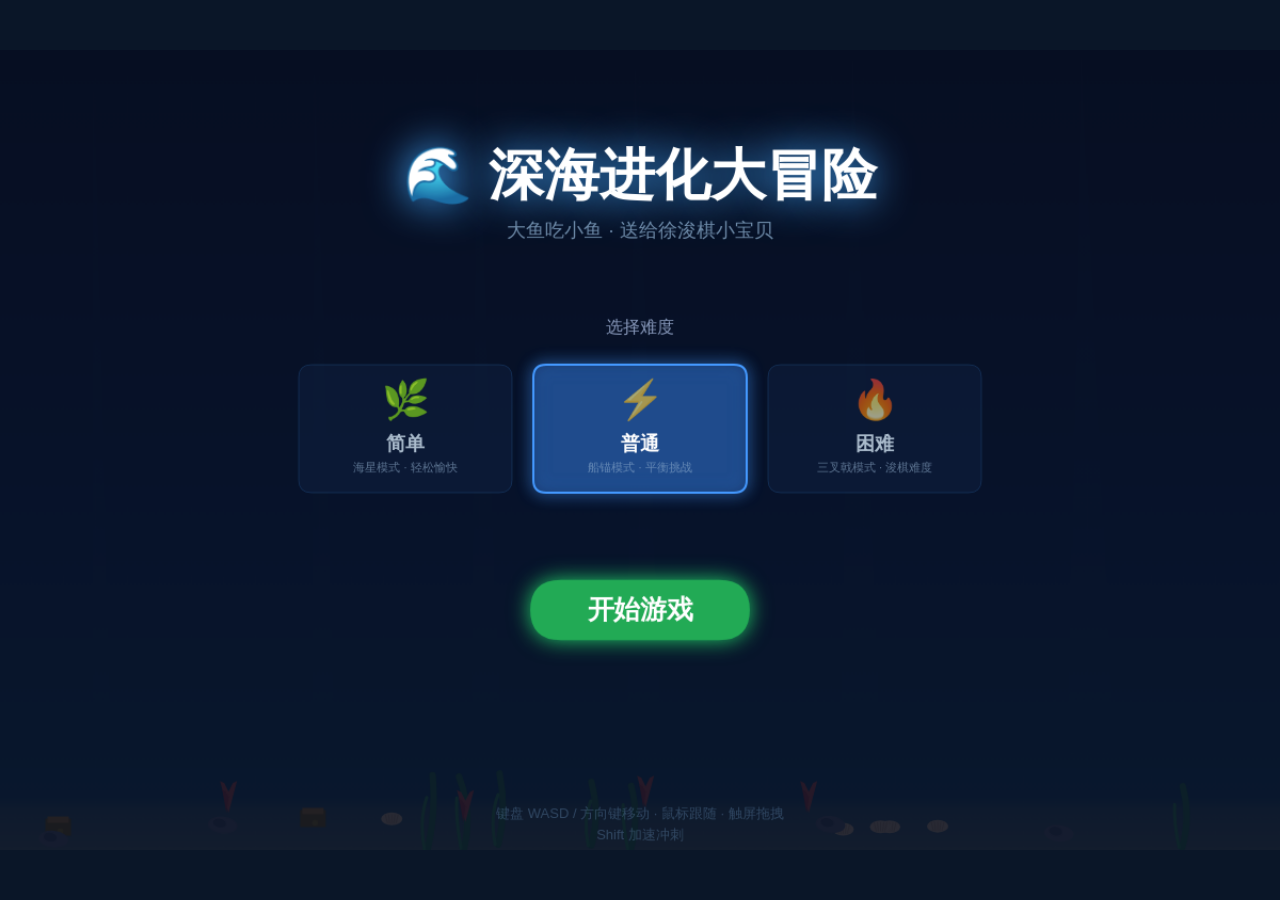
<file: deep-evolution/deep-evolution-local/index.html>
<!DOCTYPE html>
<html lang="zh-CN">
<head>
  <meta charset="UTF-8">
  <meta name="viewport" content="width=device-width, initial-scale=1.0, user-scalable=no">
  <title>深海进化大冒险 🐟</title>
  <link rel="stylesheet" href="css/style.css">
</head>
<body>
  <div id="gameContainer">
    <canvas id="gameCanvas"></canvas>
  </div>
  <div id="mobileControls"></div>

  <script src="js/config.js"></script>
  <script src="js/input.js"></script>
  <script src="js/particles.js"></script>
  <script src="js/entities.js"></script>
  <script src="js/collision.js"></script>
  <script src="js/renderer.js"></script>
  <script src="js/evolution.js"></script>
  <script src="js/ui.js"></script>
  <script src="js/main.js"></script>
</body>
</html>
</file>
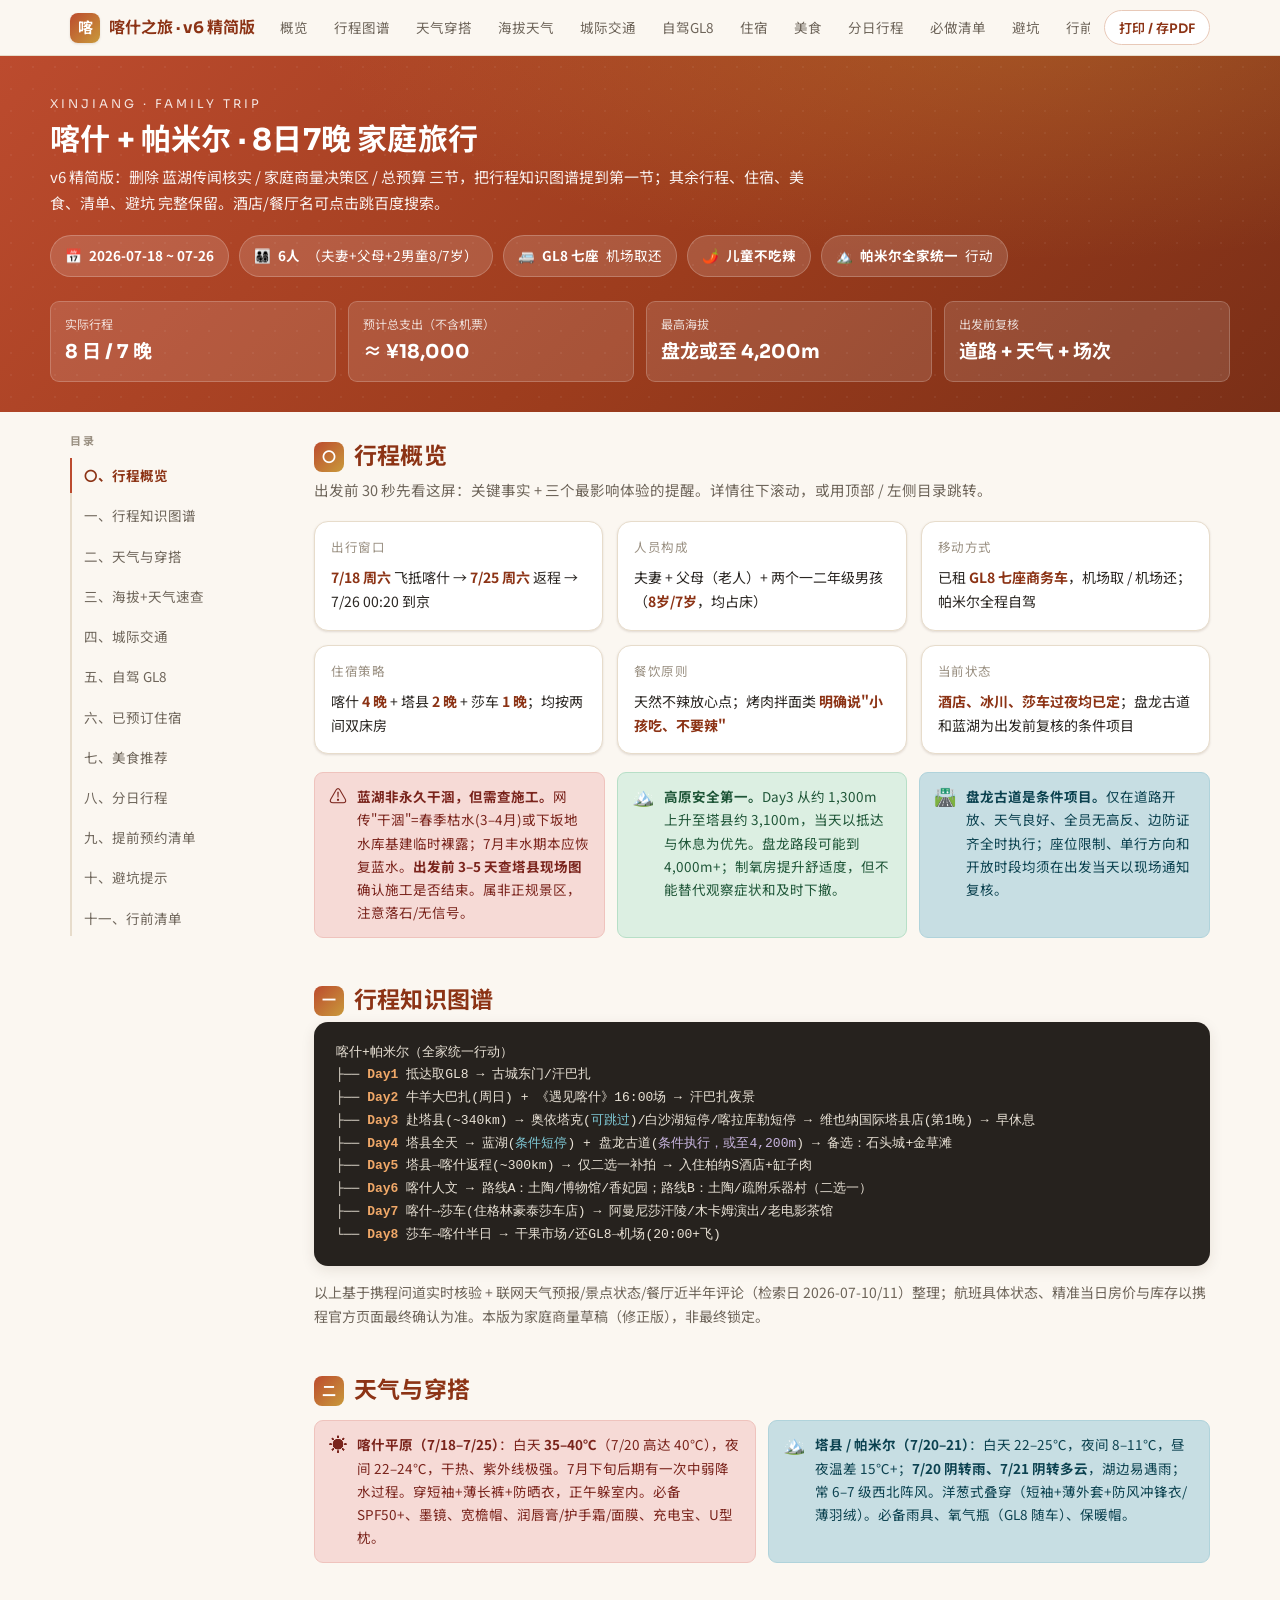
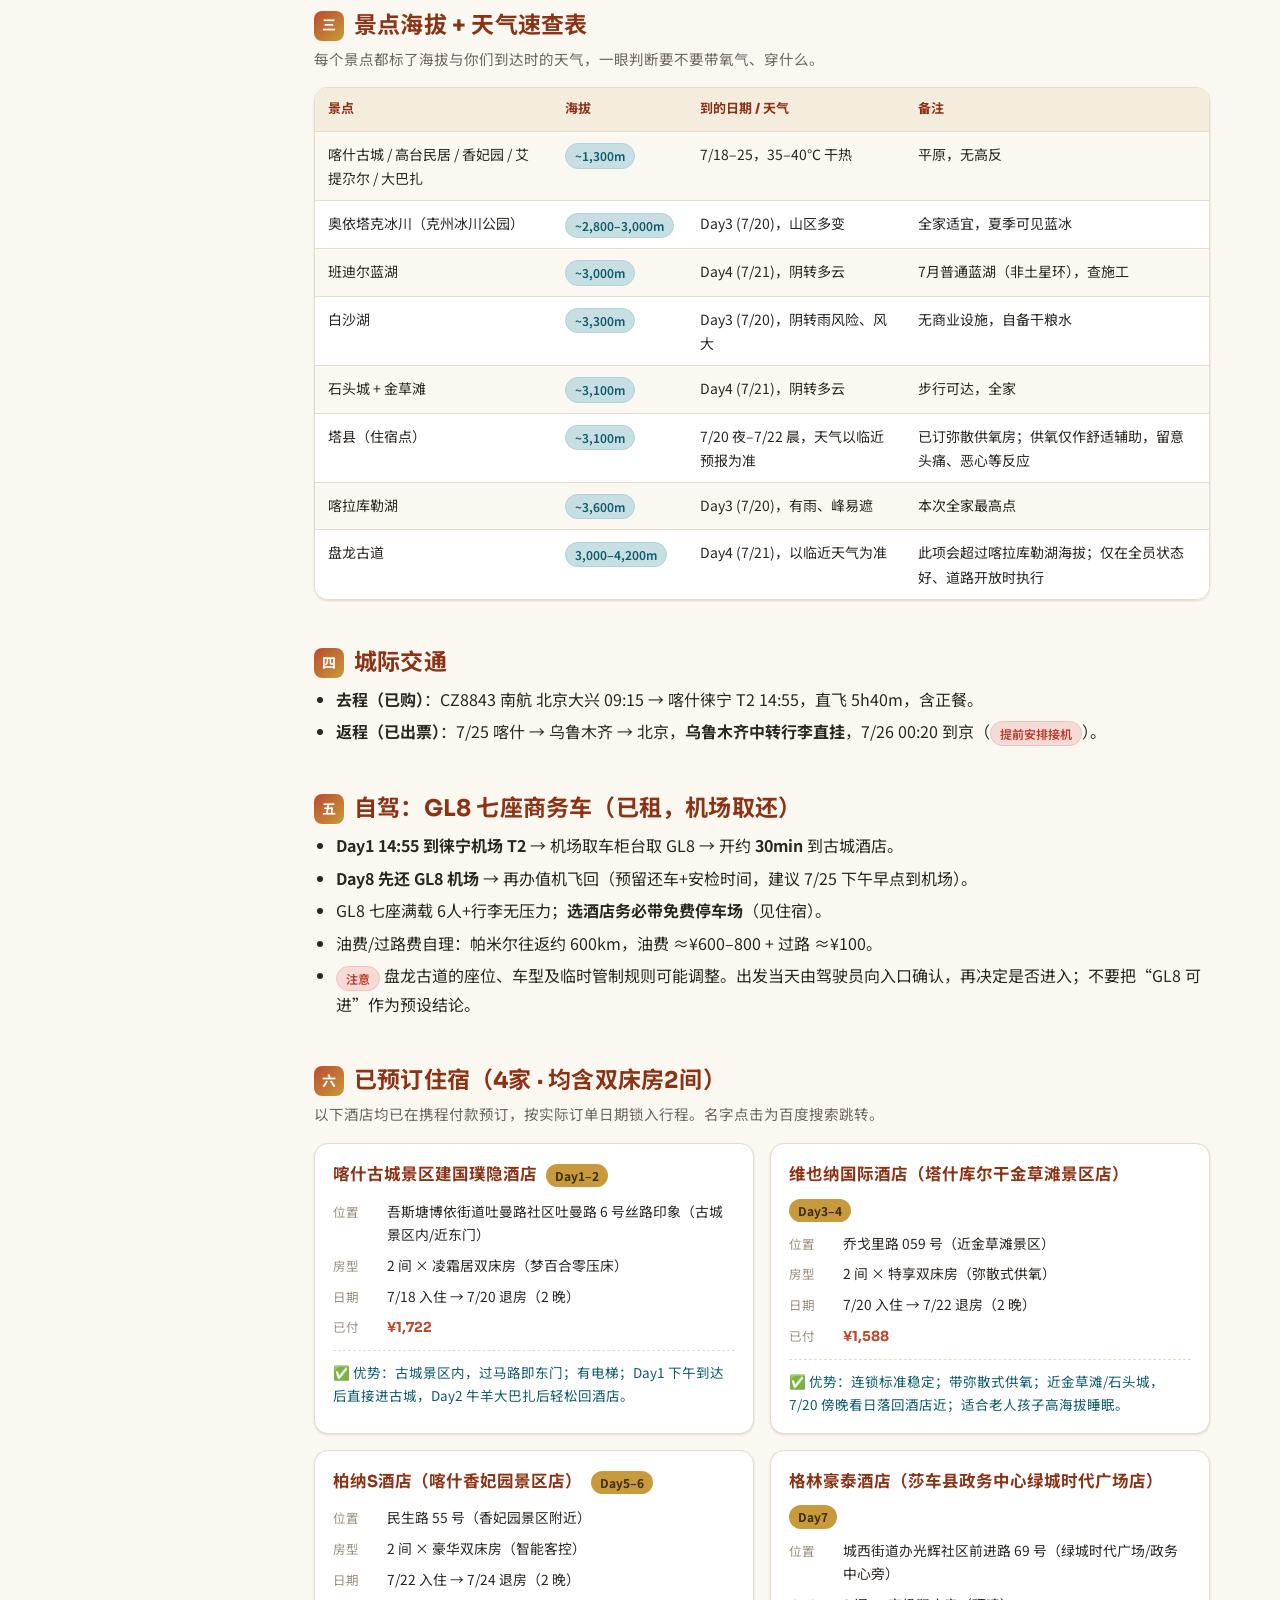
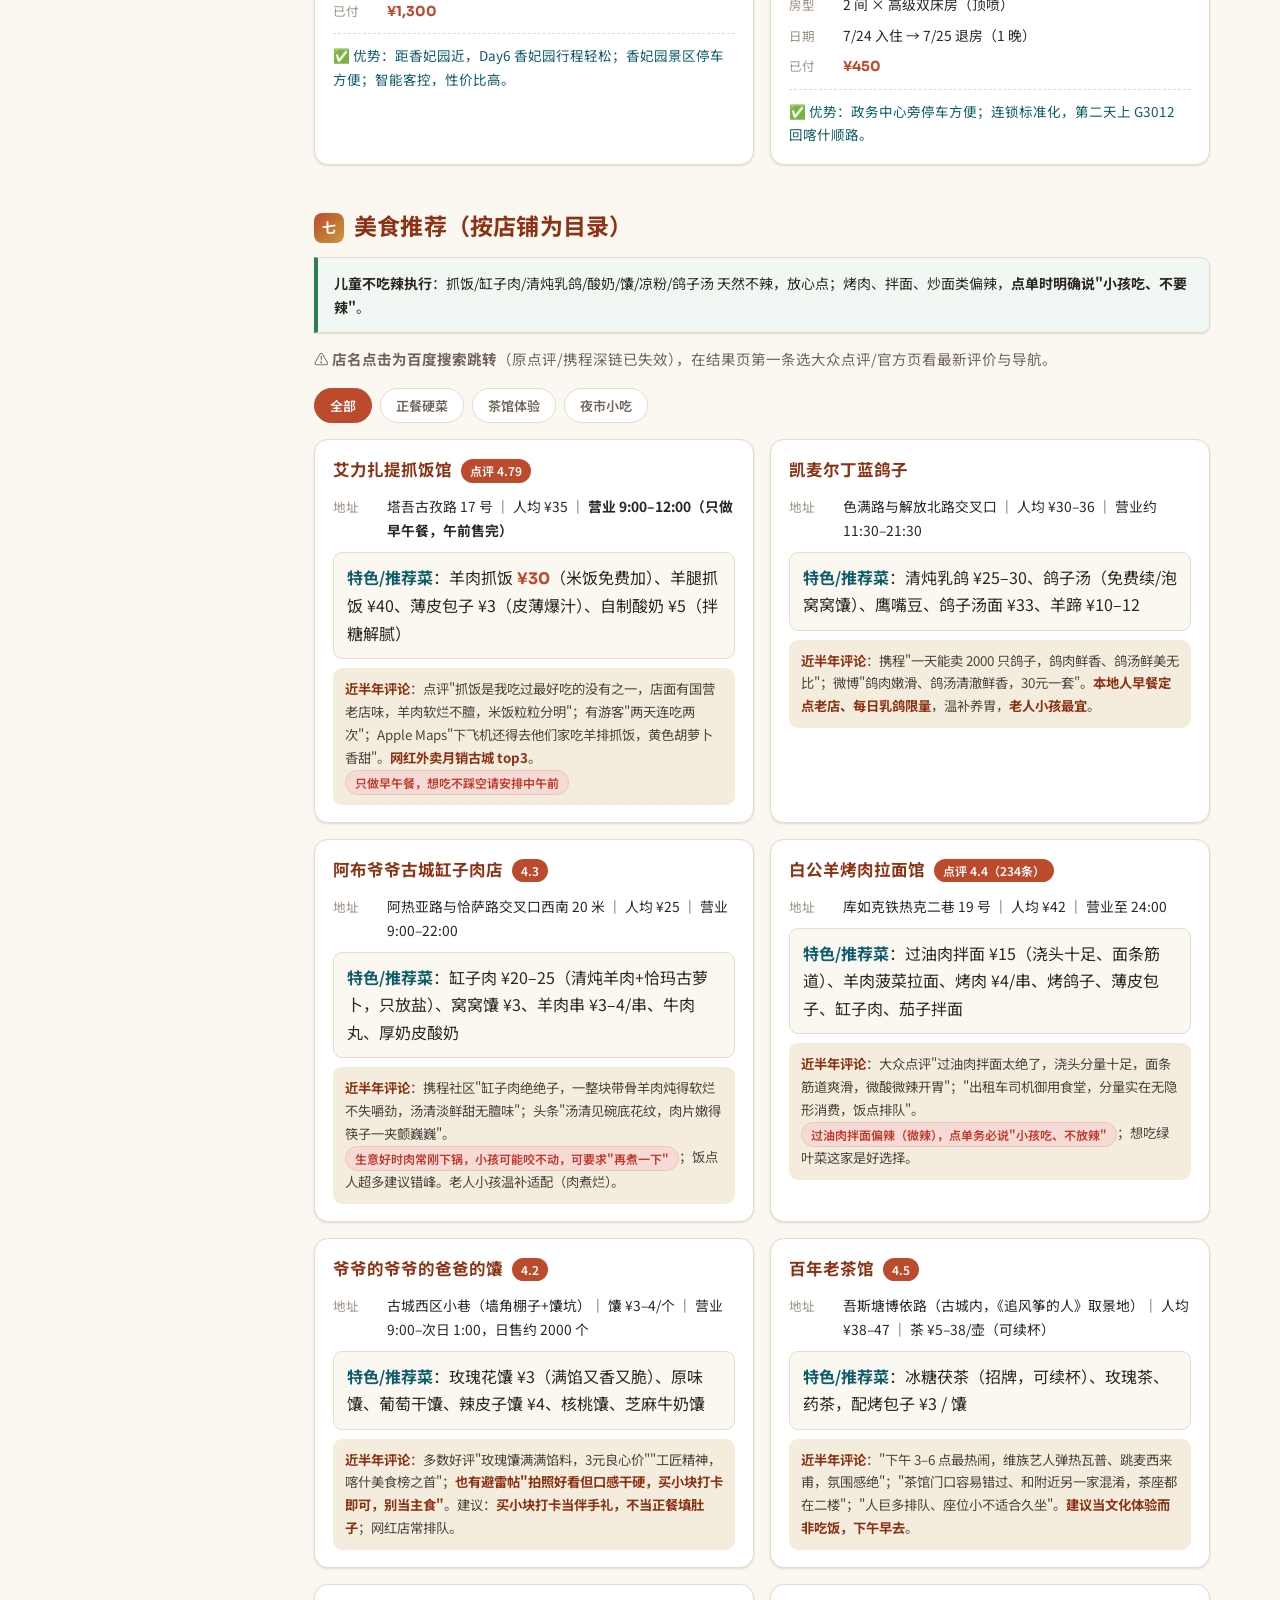
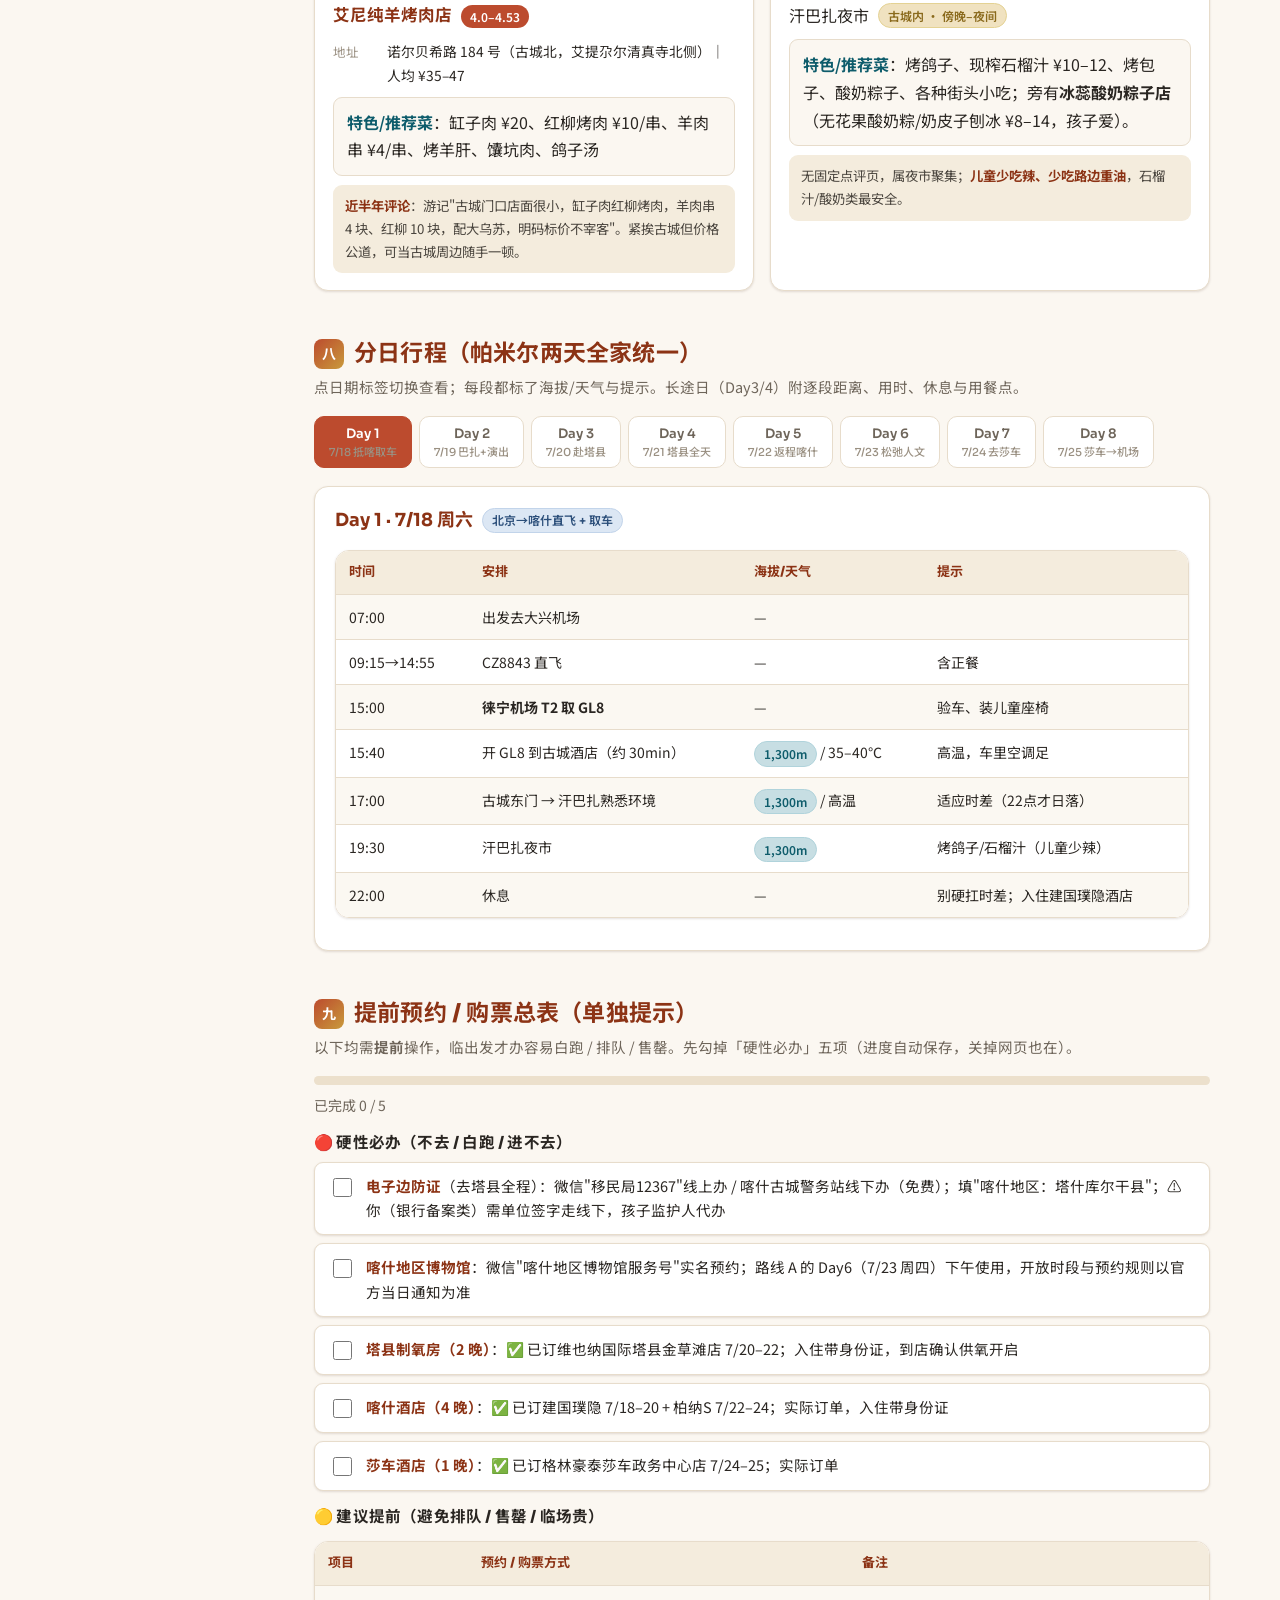
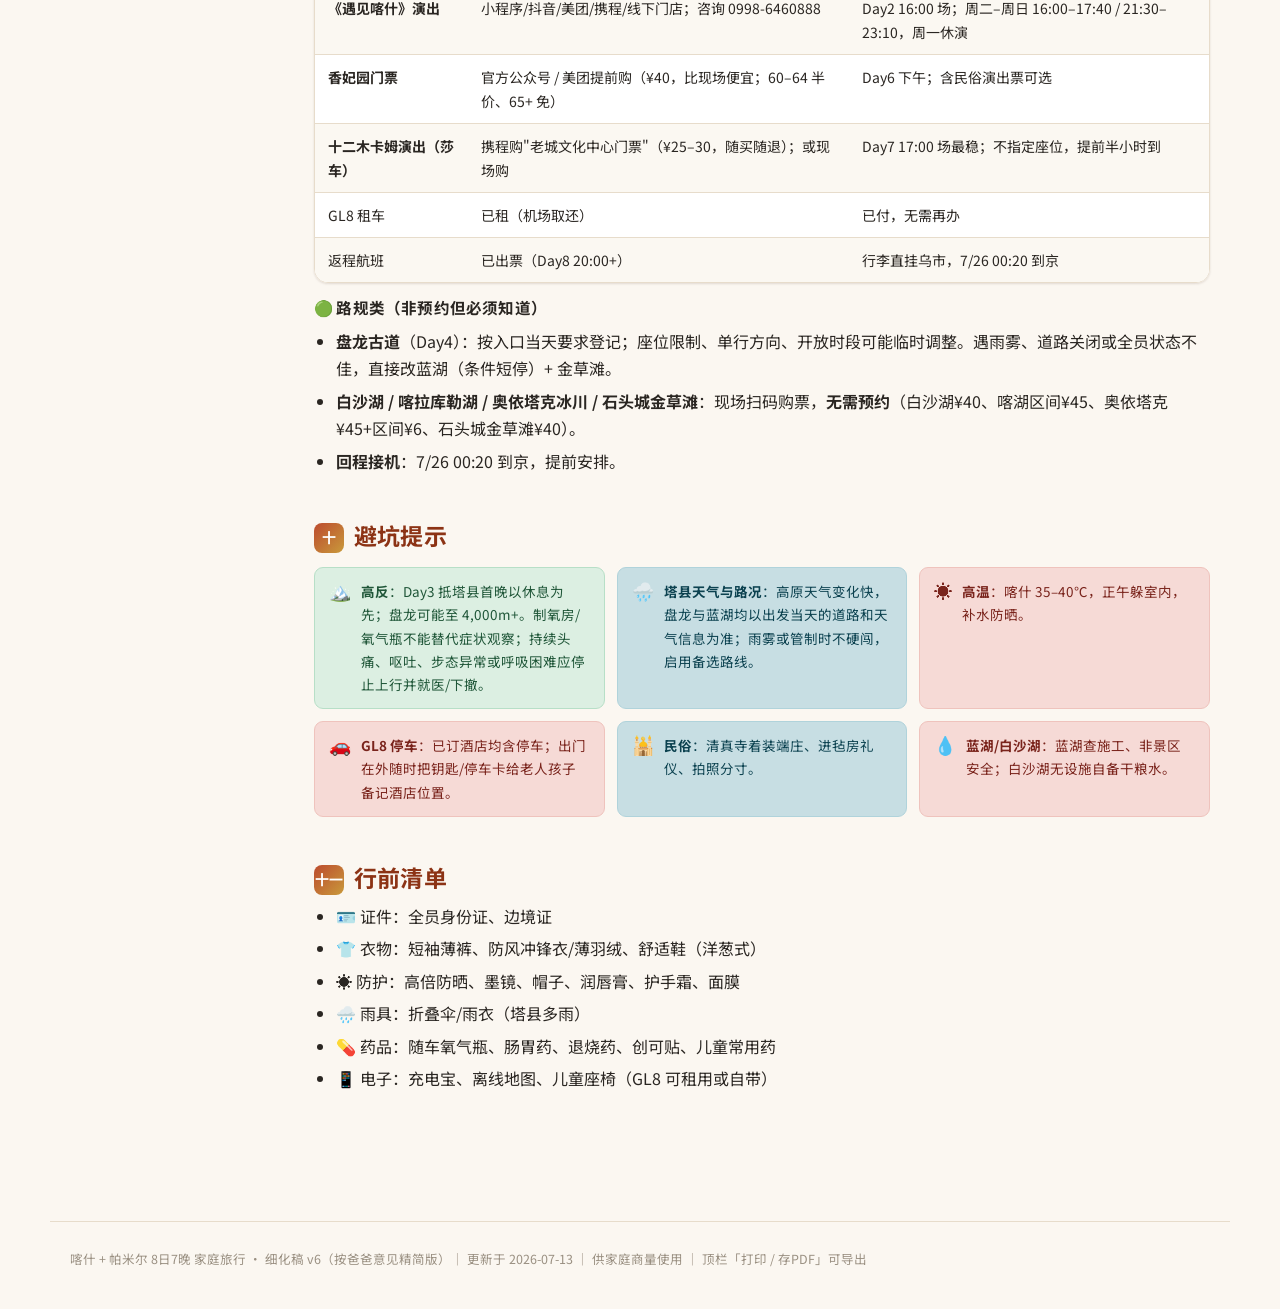
<file: xinjiang-kashgar/index-v6.html>
<!DOCTYPE html>
<html lang="zh-CN">
<head>
<meta charset="UTF-8" />
<meta name="viewport" content="width=device-width, initial-scale=1.0" />
<title>喀什 + 帕米尔 8日7晚 · 家庭旅行攻略 v6（精简版）</title>
<meta name="description" content="喀什+帕米尔家庭旅行细化稿 v6：精简版（按爸爸意见删除 蓝湖传闻/家庭决策/总预算 三节，把行程知识图谱提到第一节）。" />
<link rel="preconnect" href="https://fonts.googleapis.com">
<link rel="preconnect" href="https://fonts.gstatic.com" crossorigin>
<link href="https://fonts.googleapis.com/css2?family=Sora:wght@500;600;700&family=Noto+Sans+SC:wght@400;500;700&display=swap" rel="stylesheet">
<style>
  /* ============ 设计令牌 Design Tokens ============ */
  :root{
    --sand-50:#FBF7F1; --sand-100:#F4ECDD; --sand-200:#ECE0CC;
    --ink:#2A2622; --ink-soft:#6E655A; --ink-faint:#9A9082;
    --terra:#BC4B2E; --terra-d:#8C3315; --terra-l:#E8C9B8;
    --teal:#11798C; --teal-d:#0E5C6B; --teal-l:#C7DEE3;
    --gold:#C99A3B; --gold-l:#F0E2C0;
    --ok:#2F7D52; --ok-l:#DCEFE2;
    --warn:#C0392B; --warn-l:#F6DAD6;
    --line:#E7DCCB; --surface:#FFFFFF;
    --shadow-sm:0 1px 2px rgba(60,40,20,.06),0 1px 3px rgba(60,40,20,.08);
    --shadow-md:0 4px 14px rgba(60,40,20,.10);
    --shadow-lg:0 12px 34px rgba(60,40,20,.16);
    --radius:14px; --radius-sm:9px;
    --sp-1:4px; --sp-2:8px; --sp-3:12px; --sp-4:16px; --sp-5:24px; --sp-6:32px; --sp-7:48px;
    --font-head:"Sora","Noto Sans SC",-apple-system,"PingFang SC","Microsoft YaHei",sans-serif;
    --font-body:"Noto Sans SC",-apple-system,"PingFang SC","Microsoft YaHei",sans-serif;
  }
  *{box-sizing:border-box}
  html{scroll-behavior:smooth; width:100%; max-width:100%; overflow-x:hidden}
  body{
    margin:0; background:var(--sand-50); color:var(--ink);
    font-family:var(--font-body); font-size:16px; line-height:1.72;
    -webkit-font-smoothing:antialiased;
    width:100%; max-width:100%; overflow-wrap:break-word;
  }
  h1,h2,h3,h4{font-family:var(--font-head); font-weight:700; line-height:1.3; letter-spacing:.2px}
  a{color:var(--teal-d); text-decoration:none}
  a:hover{text-decoration:underline}
  ::selection{background:var(--terra-l)}

  /* ============ 阅读进度 + 顶栏 ============ */
  #progress{position:fixed; top:0; left:0; height:3px; width:0;
    background:linear-gradient(90deg,var(--terra),var(--gold)); z-index:60; transition:width .12s ease-out}
  header.topbar{
    position:sticky; top:0; z-index:50; background:rgba(251,247,241,.92);
    backdrop-filter:saturate(140%) blur(8px);
    border-bottom:1px solid var(--line);
  }
  .topbar-inner{max-width:1180px; margin:0 auto; display:flex; align-items:center; gap:14px;
    padding:10px 20px}
  .brand{display:flex; align-items:center; gap:9px; font-family:var(--font-head); font-weight:700; color:var(--terra-d); white-space:nowrap}
  .brand .mark{width:30px; height:30px; border-radius:8px; background:linear-gradient(135deg,var(--terra),var(--gold));
    display:grid; place-items:center; color:#fff; font-size:15px; box-shadow:var(--shadow-sm)}
  .topnav{display:flex; gap:4px; overflow-x:auto; flex:1; scrollbar-width:none}
  .topnav::-webkit-scrollbar{display:none}
  .topnav a{font-size:13.5px; color:var(--ink-soft); padding:6px 11px; border-radius:20px; white-space:nowrap}
  .topnav a:hover{background:var(--sand-100); color:var(--ink); text-decoration:none}
  .topnav a.active{background:var(--terra); color:#fff}
  .btn-print{font-family:var(--font-head); font-size:13px; font-weight:600; color:var(--terra-d);
    border:1px solid var(--terra-l); background:#fff; padding:7px 14px; border-radius:20px; cursor:pointer; white-space:nowrap}
  .btn-print:hover{background:var(--terra); color:#fff; border-color:var(--terra)}

  /* ============ Hero ============ */
  .hero{background:
      radial-gradient(1200px 400px at 80% -10%, rgba(201,154,59,.28), transparent 60%),
      linear-gradient(135deg,var(--terra) 0%, #9c3c1d 55%, #7a2f17 100%);
    color:#fff; padding:38px 20px 30px; position:relative; overflow:hidden}
  .hero::after{content:""; position:absolute; inset:0;
    background-image:radial-gradient(rgba(255,255,255,.10) 1px, transparent 1.4px);
    background-size:22px 22px; opacity:.5; pointer-events:none}
  .hero-inner{max-width:1180px; margin:0 auto; position:relative; z-index:1}
  .hero .eyebrow{font-family:var(--font-head); letter-spacing:3px; font-size:12px; opacity:.85; text-transform:uppercase}
  .hero h1{margin:6px 0 4px; font-size:30px}
  .hero .sub{opacity:.92; font-size:15px; max-width:760px}
  .chips{display:flex; flex-wrap:wrap; gap:10px; margin-top:20px}
  .chip{display:flex; align-items:center; gap:7px; background:rgba(255,255,255,.14);
    border:1px solid rgba(255,255,255,.22); border-radius:30px; padding:8px 14px; font-size:13.5px}
  .chip b{font-weight:700}
  .quickstats{display:grid; grid-template-columns:repeat(auto-fit,minmax(150px,1fr)); gap:12px; margin-top:24px}
  .qs{background:rgba(255,255,255,.12); border:1px solid rgba(255,255,255,.2); border-radius:var(--radius-sm); padding:12px 14px}
  .qs .k{font-size:12px; opacity:.8}
  .qs .v{font-family:var(--font-head); font-size:19px; font-weight:700; margin-top:2px}

  /* ============ 布局 ============ */
  .wrap{display:flex; align-items:flex-start; max-width:1180px; margin:0 auto; gap:26px; padding:0 20px}
  nav.toc{position:sticky; top:64px; flex:0 0 218px; align-self:flex-start; max-height:calc(100vh - 80px);
    overflow:auto; padding:22px 6px 22px 0; font-size:13.5px}
  nav.toc h4{margin:0 0 10px; font-size:11px; letter-spacing:1.5px; color:var(--ink-faint); text-transform:uppercase; font-family:var(--font-head)}
  nav.toc ol{margin:0; padding:0; list-style:none; border-left:2px solid var(--line)}
  nav.toc li a{display:block; padding:6px 12px; color:var(--ink-soft); border-left:2px solid transparent; margin-left:-2px}
  nav.toc li a:hover{color:var(--ink); text-decoration:none; background:var(--sand-100)}
  nav.toc li a.active{color:var(--terra-d); font-weight:700; border-left-color:var(--terra)}
  main{flex:1; min-width:0; padding:30px 0 80px}

  section{margin-bottom:var(--sp-7); scroll-margin-top:72px}
  section>h2{font-size:23px; margin:0 0 6px; color:var(--terra-d); display:flex; align-items:center; gap:10px}
  section>h2 .num{display:inline-grid; place-items:center; width:30px; height:30px; border-radius:8px;
    background:linear-gradient(135deg,var(--terra),var(--gold)); color:#fff; font-size:14px; font-family:var(--font-head)}
  .lead{color:var(--ink-soft); margin:0 0 16px; font-size:14.5px}
  h3{font-size:18px; margin:26px 0 10px; color:var(--teal-d)}
  h4{font-size:15.5px; margin:16px 0 8px; color:var(--ink)}
  p{margin:8px 0}
  ul,ol{margin:8px 0; padding-left:22px}
  li{margin:5px 0}
  .muted{color:var(--ink-soft); font-size:14px}
  .reveal{opacity:1; transform:none; transition:opacity .5s ease, transform .5s ease}
  .js .reveal{opacity:0; transform:translateY(14px)}
  .reveal.in{opacity:1; transform:none}

  /* ============ 徽章 Badges ============ */
  .badge{display:inline-flex; align-items:center; gap:4px; font-size:12px; font-weight:600;
    padding:2px 9px; border-radius:20px; vertical-align:middle; white-space:nowrap; line-height:1.6}
  .b-rate{background:var(--terra); color:#fff}
  .b-ok{background:var(--ok-l); color:var(--ok); border:1px solid #B7DFC7}
  .b-warn{background:var(--warn-l); color:var(--warn); border:1px solid #EFC3BD}
  .b-alt{background:var(--teal-l); color:var(--teal-d); border:1px solid #B0D3DB}
  .b-wx{background:#DCE7F4; color:#2C4F7A; border:1px solid #C2D4EA}
  .b-gold{background:var(--gold-l); color:#8a6a1c; border:1px solid #E4D293}
  .tag-star{background:var(--gold); color:#3a2c06; font-weight:700}

  /* ============ 概览卡 / 提醒 ============ */
  .overview{display:grid; grid-template-columns:repeat(auto-fit,minmax(220px,1fr)); gap:14px; margin:18px 0}
  .ovcard{background:var(--surface); border:1px solid var(--line); border-radius:var(--radius); padding:16px; box-shadow:var(--shadow-sm)}
  .ovcard .t{font-size:12.5px; color:var(--ink-faint); font-family:var(--font-head); letter-spacing:.5px}
  .ovcard .d{font-size:14px; margin-top:6px; color:var(--ink)}
  .ovcard .d b{color:var(--terra-d)}
  .alert-row{display:grid; grid-template-columns:repeat(auto-fit,minmax(240px,1fr)); gap:12px; margin:14px 0}
  .alert{display:flex; gap:10px; align-items:flex-start; border-radius:var(--radius-sm); padding:12px 14px; border:1px solid; font-size:13.5px}
  .alert .ic{font-size:18px; line-height:1.2}
  .alert.warn{background:var(--warn-l); border-color:#EFC3BD; color:#7a241c}
  .alert.tip{background:var(--ok-l); border-color:#B7DFC7; color:#1f5638}
  .alert.info{background:var(--teal-l); border-color:#B0D3DB; color:#0c4250}

  /* ============ Callout ============ */
  .callout{background:var(--surface); border:1px solid var(--line); border-left:4px solid var(--terra);
    border-radius:0 var(--radius-sm) var(--radius-sm) 0; padding:13px 16px; margin:14px 0; font-size:14px; box-shadow:var(--shadow-sm)}
  .callout.warn{border-left-color:var(--warn); background:#FDF1EF}
  .callout.tip{border-left-color:var(--ok); background:#F1F8F3}
  .callout h4{margin:0 0 6px; color:var(--terra-d)}
  .callout.warn h4{color:var(--warn)}
  .callout.tip h4{color:var(--ok)}

  /* ============ 表 ============ */
  .table-wrap{overflow-x:auto; border-radius:var(--radius); box-shadow:var(--shadow-sm); margin:14px 0; border:1px solid var(--line)}
  table{border-collapse:collapse; width:100%; font-size:14px; background:var(--surface); min-width:520px}
  th,td{border-bottom:1px solid var(--line); padding:10px 13px; text-align:left; vertical-align:top}
  th{background:var(--sand-100); color:var(--terra-d); font-family:var(--font-head); font-weight:700; font-size:13px; white-space:nowrap}
  tbody tr:last-child td{border-bottom:none}
  tbody tr:nth-child(even) td{background:#FBF8F2}

  /* ============ 卡片网格 ============ */
  .filterbar{display:flex; flex-wrap:wrap; gap:8px; margin:10px 0 16px}
  .fbtn{font-family:var(--font-head); font-size:13px; font-weight:600; color:var(--ink-soft);
    background:var(--surface); border:1px solid var(--line); padding:7px 15px; border-radius:20px; cursor:pointer; transition:.15s}
  .fbtn:hover{border-color:var(--terra-l)}
  .fbtn.active{background:var(--terra); color:#fff; border-color:var(--terra)}
  .grid{display:grid; grid-template-columns:repeat(auto-fill,minmax(320px,1fr)); gap:16px}
  .card{background:var(--surface); border:1px solid var(--line); border-radius:var(--radius);
    padding:17px 18px; box-shadow:var(--shadow-sm); transition:transform .18s ease, box-shadow .18s ease}
  .card:hover{transform:translateY(-3px); box-shadow:var(--shadow-md)}
  .card.hidden{display:none}
  .card .chead{display:flex; align-items:center; gap:9px; flex-wrap:wrap; margin-bottom:10px}
  .card .chead a{font-family:var(--font-head); font-weight:700; font-size:16.5px; color:var(--terra-d)}
  .card .row{display:flex; gap:8px; margin:7px 0; font-size:13.8px; align-items:baseline}
  .card .row .lab{flex:0 0 46px; color:var(--ink-faint); font-size:12.5px}
  .card .price{font-family:var(--font-head); font-weight:700; color:var(--terra)}
  .card .rec{margin-top:10px; padding-top:10px; border-top:1px dashed var(--line); font-size:13.5px; color:var(--teal-d)}
  .card .who{font-size:13px; color:var(--ink-soft); margin-top:4px}
  .dish{background:var(--sand-50); border:1px solid var(--line); border-radius:var(--radius-sm); padding:11px 13px; margin:9px 0}
  .dish .dt{font-weight:700; color:var(--teal-d)}
  .dish .dp{color:var(--terra); font-weight:700; font-family:var(--font-head)}
  .review{font-size:13.3px; color:#4A453E; background:var(--sand-100); border-radius:var(--radius-sm); padding:10px 12px; margin-top:9px}
  .review b{color:var(--terra-d)}

  /* ============ 日程 Tabs ============ */
  .daytabs{display:flex; gap:7px; overflow-x:auto; padding-bottom:6px; margin:14px 0 4px; scrollbar-width:none}
  .daytabs::-webkit-scrollbar{display:none}
  .daytab{flex:0 0 auto; font-family:var(--font-head); font-weight:600; font-size:13px; color:var(--ink-soft);
    background:var(--surface); border:1px solid var(--line); padding:8px 14px; border-radius:10px; cursor:pointer; text-align:center; transition:.15s}
  .daytab small{display:block; font-size:11px; font-weight:500; color:var(--ink-faint); margin-top:1px}
  .daytab:hover{border-color:var(--terra-l)}
  .daytab.active{background:var(--terra); color:#fff; border-color:var(--terra)}
  .daypanel{display:none; background:var(--surface); border:1px solid var(--line); border-radius:var(--radius);
    padding:18px 20px; box-shadow:var(--shadow-sm); margin-top:12px}
  .daypanel.active{display:block; animation:fade .35s ease}
  @keyframes fade{from{opacity:0; transform:translateY(8px)} to{opacity:1; transform:none}}
  .daypanel .daytitle{font-family:var(--font-head); font-weight:700; font-size:18px; color:var(--terra-d); display:flex; gap:9px; align-items:center; flex-wrap:wrap; margin-bottom:6px}

  /* ============ 决策 ============ */
  .decision{background:linear-gradient(180deg,#F2F8F9,#FFFFFF); border:1px solid var(--teal); border-radius:var(--radius); padding:14px 18px; margin:14px 0; box-shadow:var(--shadow-sm)}
  .decision h4{margin:0 0 8px; color:var(--teal-d); font-family:var(--font-head)}
  .decgrid{display:grid; grid-template-columns:repeat(auto-fit,minmax(240px,1fr)); gap:10px; margin-top:8px}
  .decopt{border:1px solid var(--line); border-radius:var(--radius-sm); padding:11px 13px; background:var(--surface)}
  .decopt .h{font-weight:700; color:var(--terra-d); margin-bottom:4px}
  .decopt .b{font-size:13px; color:var(--ink-soft)}

  /* ============ 清单 ============ */
  .progressbar{height:9px; background:var(--sand-200); border-radius:20px; overflow:hidden; margin:6px 0 14px}
  .progressbar i{display:block; height:100%; width:0; background:linear-gradient(90deg,var(--ok),var(--teal)); transition:width .3s ease}
  .check{display:flex; align-items:flex-start; gap:11px; padding:11px 14px; border:1px solid var(--line);
    border-radius:var(--radius-sm); background:var(--surface); margin:8px 0; box-shadow:var(--shadow-sm); cursor:pointer}
  .check input{margin-top:4px; width:19px; height:19px; accent-color:var(--terra); flex:0 0 auto; cursor:pointer}
  .check label{cursor:pointer; font-size:14.5px}
  .check label b{color:var(--terra-d)}
  .check.done{background:#F4FAF5; border-color:#CDE9D6}
  .check.done label{text-decoration:line-through; color:var(--ink-faint)}

  /* ============ 知识图谱 ============ */
  .graph{font-family:ui-monospace,SFMono-Regular,Menlo,Consolas,monospace; font-size:13px; line-height:1.75;
    background:#26221E; color:#E9E2D6; border-radius:var(--radius); padding:20px 22px; overflow:auto; box-shadow:var(--shadow-md); width:100%; max-width:100%}
  .graph .d{color:#F0A868; font-weight:700} .graph .a{color:#7FC9D6} .graph .x{color:#C9B6E0}

  /* ============ 回到顶部 ============ */
  #toTop{position:fixed; right:20px; bottom:20px; width:44px; height:44px; border-radius:50%;
    background:var(--terra); color:#fff; border:none; font-size:20px; cursor:pointer; box-shadow:var(--shadow-md);
    opacity:0; pointer-events:none; transition:opacity .25s ease, transform .25s ease; z-index:55}
  #toTop.show{opacity:1; pointer-events:auto}
  #toTop:hover{transform:translateY(-3px)}

  footer{max-width:1180px; margin:0 auto; padding:26px 20px 40px; color:var(--ink-faint); font-size:12.5px; border-top:1px solid var(--line)}

  /* ============ 响应式 / 移动优先 ============ */
  @media(max-width:920px){
    .topbar-inner{flex-wrap:wrap; gap:8px; padding:8px 14px}
    .brand{font-size:14px}
    .btn-print{padding:5px 11px; font-size:12px; flex:0 0 auto}
    .topnav{order:3; flex-basis:100%; width:100%; padding-bottom:2px}
    .wrap{flex-direction:column; gap:0; padding:0 14px}
    nav.toc{display:none}
    main{padding:18px 0 64px}
    .hero{padding:30px 16px 24px}
    .hero h1{font-size:23px}
    .hero .sub{font-size:14px}
    .chips{gap:8px; margin-top:16px}
    .chip{font-size:12.5px; padding:7px 12px}
    .quickstats{gap:10px; margin-top:18px}
    .section{margin-bottom:34px; scroll-margin-top:64px}
    section>h2{font-size:21px}
    .overview{gap:11px; margin:14px 0}
    .ovcard{padding:13px}
    .alert-row{gap:10px; margin:12px 0}
    .callout{padding:12px 14px}
    .grid{gap:12px}
    .card{padding:15px; border-radius:var(--radius-sm)}
    .daypanel{padding:16px 14px; margin-top:10px}
    .daytabs{padding-bottom:4px}
    .daytab{padding:7px 12px}
    .decision{padding:12px 14px}
    .decgrid{gap:8px}
    .progressbar{margin:4px 0 12px}
    .check{padding:10px 12px}
    .filterbar{gap:7px; margin:8px 0 14px}
    .fbtn{padding:6px 13px; font-size:12.5px}
  }
  @media(max-width:640px){
    body{font-size:16px}
    .topbar-inner{padding:8px 12px}
    .wrap{padding:0 12px}
    .hero h1{font-size:21px}
    .hero .quickstats{grid-template-columns:repeat(2,1fr)}
    section>h2{font-size:19px}
    .table-wrap{overflow:visible; border:none; box-shadow:none; margin:12px 0}
    .table-wrap table{min-width:0; font-size:13.5px}
    .table-wrap thead{display:none}
    .table-wrap tbody tr{display:block; background:var(--surface); border:1px solid var(--line);
      border-radius:var(--radius-sm); padding:4px 2px 6px; margin:11px 0; box-shadow:var(--shadow-sm)}
    .table-wrap tbody td{display:block; border:none; border-bottom:1px dashed var(--line);
      padding:7px 12px; text-align:left}
    .table-wrap tbody td:last-child{border-bottom:none}
    .table-wrap tbody td::before{content:attr(data-label); display:block; font-size:11.5px;
      font-weight:700; color:var(--terra-d); margin-bottom:2px; font-family:var(--font-head); letter-spacing:.3px}
    .graph{font-size:12px; padding:16px 14px}
    .grid,.overview,.alert-row,.decgrid{grid-template-columns:1fr}
    .table-wrap tr.is-head{display:none}
    a,button,input,select,img,svg,iframe,table,textarea{max-width:100%}
    .wrap{align-items:stretch}
    main{width:100%; min-width:0}
    .grid>*,.overview>*,.alert-row>*,.decgrid>*,.daypanel>*{min-width:0}
    .card,.ovcard,.callout,.decision,.alert,.check,.dish,.review,.daypanel,.table-wrap,.qs,.daytabs,.filterbar{max-width:100%; min-width:0}
    .grid>*,.overview>*,.alert-row>*,.decgrid>*,.daypanel>*{min-width:0}
    .card,.ovcard,.callout,.decision,.alert,.check,.dish,.review,.daypanel{overflow-wrap:anywhere; word-break:break-word}
    .badge{white-space:normal; overflow-wrap:anywhere}
  }
  @media print{
    #progress,#toTop,header.topbar,nav.toc,.filterbar,.daytabs,.btn-print{display:none!important}
    body{background:#fff} .hero{background:var(--terra)!important; -webkit-print-color-adjust:exact; print-color-adjust:exact}
    .card,.daypanel,.ovcard,.callout,.check,table{box-shadow:none}
    .daypanel{display:block!important; margin-bottom:14px; page-break-inside:avoid}
    section{scroll-margin-top:0; margin-bottom:26px}
    a{color:#000}
    .table-wrap{overflow:visible!important; border:1px solid #ccc!important; box-shadow:none!important}
    .table-wrap thead{display:table-header-group!important}
    .table-wrap tbody tr{display:table-row!important; border:none!important; box-shadow:none!important; margin:0!important; padding:0!important}
    .table-wrap tbody td{display:table-cell!important; border-bottom:1px solid #ccc!important; padding:6px 8px!important; text-align:left!important}
    .table-wrap tbody td::before{display:none!important}
  }
  @media(prefers-reduced-motion:reduce){
    *{scroll-behavior:auto!important}
    .reveal{opacity:1; transform:none; transition:none}
  }
</style>
</head>
<body>

<div id="progress"></div>

<!-- 顶栏 -->
<header class="topbar">
  <div class="topbar-inner">
    <div class="brand"><span class="mark">喀</span> 喀什之旅 · v6 精简版</div>
    <nav class="topnav" id="topnav">
      <a href="#overview">概览</a>
      <a href="#s1">行程图谱</a>
      <a href="#s2">天气穿搭</a>
      <a href="#s3">海拔天气</a>
      <a href="#s4">城际交通</a>
      <a href="#s5">自驾GL8</a>
      <a href="#s6">住宿</a>
      <a href="#s7">美食</a>
      <a href="#s8">分日行程</a>
      <a href="#s9">必做清单</a>
      <a href="#s10">避坑</a>
      <a href="#s11">行前清单</a>
    </nav>
    <button class="btn-print" onclick="window.print()">打印 / 存PDF</button>
  </div>
</header>

<!-- Hero -->
<div class="hero">
  <div class="hero-inner">
    <div class="eyebrow">Xinjiang · Family Trip</div>
    <h1>喀什 + 帕米尔 · 8日7晚 家庭旅行</h1>
    <div class="sub">v6 精简版：删除 蓝湖传闻核实 / 家庭商量决策区 / 总预算 三节，把行程知识图谱提到第一节；其余行程、住宿、美食、清单、避坑 完整保留。酒店/餐厅名可点击跳百度搜索。</div>
    <div class="chips">
      <span class="chip">📅 <b>2026-07-18 ~ 07-26</b></span>
      <span class="chip">👨‍👩‍👧‍👦 <b>6人</b>（夫妻+父母+2男童8/7岁）</span>
      <span class="chip">🚐 <b>GL8 七座</b> 机场取还</span>
      <span class="chip">🌶️ <b>儿童不吃辣</b></span>
      <span class="chip">🏔️ <b>帕米尔全家统一</b>行动</span>
    </div>
    <div class="quickstats">
      <div class="qs"><div class="k">实际行程</div><div class="v">8 日 / 7 晚</div></div>
      <div class="qs"><div class="k">预计总支出（不含机票）</div><div class="v">≈ ¥18,000</div></div>
      <div class="qs"><div class="k">最高海拔</div><div class="v">盘龙或至 4,200m</div></div>
      <div class="qs"><div class="k">出发前复核</div><div class="v">道路 + 天气 + 场次</div></div>
    </div>
  </div>
</div>

<div class="wrap">
  <nav class="toc">
    <h4>目录</h4>
    <ol>
      <li><a href="#overview">〇、行程概览</a></li>
      <li><a href="#s1">一、行程知识图谱</a></li>
      <li><a href="#s2">二、天气与穿搭</a></li>
      <li><a href="#s3">三、海拔+天气速查</a></li>
      <li><a href="#s4">四、城际交通</a></li>
      <li><a href="#s5">五、自驾 GL8</a></li>
      <li><a href="#s6">六、已预订住宿</a></li>
      <li><a href="#s7">七、美食推荐</a></li>
      <li><a href="#s8">八、分日行程</a></li>
      <li><a href="#s9">九、提前预约清单</a></li>
      <li><a href="#s10">十、避坑提示</a></li>
      <li><a href="#s11">十一、行前清单</a></li>
    </ol>
  </nav>

  <main>

    <!-- 概览（逻辑起点） -->
    <section id="overview" class="reveal">
      <h2><span class="num">〇</span>行程概览</h2>
      <p class="lead">出发前 30 秒先看这屏：关键事实 + 三个最影响体验的提醒。详情往下滚动，或用顶部 / 左侧目录跳转。</p>
      <div class="overview">
        <div class="ovcard"><div class="t">出行窗口</div><div class="d"><b>7/18 周六</b> 飞抵喀什 → <b>7/25 周六</b> 返程 → 7/26 00:20 到京</div></div>
        <div class="ovcard"><div class="t">人员构成</div><div class="d">夫妻 + 父母（老人）+ 两个一二年级男孩（<b>8岁/7岁</b>，均占床）</div></div>
        <div class="ovcard"><div class="t">移动方式</div><div class="d">已租 <b>GL8 七座商务车</b>，机场取 / 机场还；帕米尔全程自驾</div></div>
        <div class="ovcard"><div class="t">住宿策略</div><div class="d">喀什 <b>4 晚</b> + 塔县 <b>2 晚</b> + 莎车 <b>1 晚</b>；均按两间双床房</div></div>
        <div class="ovcard"><div class="t">餐饮原则</div><div class="d">天然不辣放心点；烤肉拌面类 <b>明确说"小孩吃、不要辣"</b></div></div>
        <div class="ovcard"><div class="t">当前状态</div><div class="d"><b>酒店、冰川、莎车过夜均已定</b>；盘龙古道和蓝湖为出发前复核的条件项目</div></div>
      </div>
      <div class="alert-row">
        <div class="alert warn"><span class="ic">⚠️</span><span><b>蓝湖非永久干涸，但需查施工。</b>网传"干涸"=春季枯水(3–4月)或下坂地水库基建临时裸露；7月丰水期本应恢复蓝水。<b>出发前 3–5 天查塔县现场图</b>确认施工是否结束。属非正规景区，注意落石/无信号。</span></div>
        <div class="alert tip"><span class="ic">🏔️</span><span><b>高原安全第一。</b>Day3 从约 1,300m 上升至塔县约 3,100m，当天以抵达与休息为优先。盘龙路段可能到 4,000m+；制氧房提升舒适度，但不能替代观察症状和及时下撤。</span></div>
        <div class="alert info"><span class="ic">🛣️</span><span><b>盘龙古道是条件项目。</b>仅在道路开放、天气良好、全员无高反、边防证齐全时执行；座位限制、单行方向和开放时段均须在出发当天以现场通知复核。</span></div>
      </div>
    </section>

    <!-- 1 -->
    <section id="s1" class="reveal">
      <h2><span class="num">一</span>行程知识图谱</h2>
      <div class="graph">
喀什+帕米尔（全家统一行动）<br>
├── <span class="d">Day1</span> 抵达取GL8 → 古城东门/汗巴扎<br>
├── <span class="d">Day2</span> 牛羊大巴扎(周日) + 《遇见喀什》16:00场 → 汗巴扎夜景<br>
├── <span class="d">Day3</span> 赴塔县(~340km) → 奥依塔克(<span class="a">可跳过</span>)/白沙湖短停/喀拉库勒短停 → 维也纳国际塔县店(第1晚) → 早休息<br>
├── <span class="d">Day4</span> 塔县全天 → 蓝湖(<span class="a">条件短停</span>) + 盘龙古道(<span class="x">条件执行，或至4,200m</span>) → 备选：石头城+金草滩<br>
├── <span class="d">Day5</span> 塔县→喀什返程(~300km) → 仅二选一补拍 → 入住柏纳S酒店+缸子肉<br>
├── <span class="d">Day6</span> 喀什人文 → 路线A：土陶/博物馆/香妃园；路线B：土陶/疏附乐器村（二选一）<br>
├── <span class="d">Day7</span> 喀什→莎车(住格林豪泰莎车店) → 阿曼尼莎汗陵/木卡姆演出/老电影茶馆<br>
└── <span class="d">Day8</span> 莎车→喀什半日 → 干果市场/还GL8→机场(20:00+飞)
      </div>
      <p class="muted" style="margin-top:14px">以上基于携程问道实时核验 + 联网天气预报/景点状态/餐厅近半年评论（检索日 2026-07-10/11）整理；航班具体状态、精准当日房价与库存以携程官方页面最终确认为准。本版为家庭商量草稿（修正版），非最终锁定。</p>
    </section>


    <!-- 2 -->
    <section id="s2" class="reveal">
      <h2><span class="num">二</span>天气与穿搭</h2>
      <div class="alert-row">
        <div class="alert warn"><span class="ic">☀️</span><span><b>喀什平原（7/18–7/25）</b>：白天 <b>35–40℃</b>（7/20 高达 40℃），夜间 22–24℃，干热、紫外线极强。7月下旬后期有一次中弱降水过程。穿短袖+薄长裤+防晒衣，正午躲室内。必备 SPF50+、墨镜、宽檐帽、润唇膏/护手霜/面膜、充电宝、U型枕。</span></div>
        <div class="alert info"><span class="ic">🏔️</span><span><b>塔县 / 帕米尔（7/20–21）</b>：白天 22–25℃，夜间 8–11℃，昼夜温差 15℃+；<b>7/20 阴转雨、7/21 阴转多云</b>，湖边易遇雨；常 6–7 级西北阵风。洋葱式叠穿（短袖+薄外套+防风冲锋衣/薄羽绒）。必备雨具、氧气瓶（GL8 随车）、保暖帽。</span></div>
      </div>
    </section>

    <!-- 3 -->
    <section id="s3" class="reveal">
      <h2><span class="num">三</span>景点海拔 + 天气速查表</h2>
      <p class="lead">每个景点都标了海拔与你们到达时的天气，一眼判断要不要带氧气、穿什么。</p>
      <div class="table-wrap">
        <table>
          <tr><th>景点</th><th>海拔</th><th>到的日期 / 天气</th><th>备注</th></tr>
          <tr><td>喀什古城 / 高台民居 / 香妃园 / 艾提尕尔 / 大巴扎</td><td><span class="badge b-alt">~1,300m</span></td><td>7/18–25，35–40℃ 干热</td><td>平原，无高反</td></tr>
          <tr><td>奥依塔克冰川（克州冰川公园）</td><td><span class="badge b-alt">~2,800–3,000m</span></td><td>Day3 (7/20)，山区多变</td><td>全家适宜，夏季可见蓝冰</td></tr>
          <tr><td>班迪尔蓝湖</td><td><span class="badge b-alt">~3,000m</span></td><td>Day4 (7/21)，阴转多云</td><td>7月普通蓝湖（非土星环），查施工</td></tr>
          <tr><td>白沙湖</td><td><span class="badge b-alt">~3,300m</span></td><td>Day3 (7/20)，阴转雨风险、风大</td><td>无商业设施，自备干粮水</td></tr>
          <tr><td>石头城 + 金草滩</td><td><span class="badge b-alt">~3,100m</span></td><td>Day4 (7/21)，阴转多云</td><td>步行可达，全家</td></tr>
          <tr><td>塔县（住宿点）</td><td><span class="badge b-alt">~3,100m</span></td><td>7/20 夜–7/22 晨，天气以临近预报为准</td><td>已订弥散供氧房；供氧仅作舒适辅助，留意头痛、恶心等反应</td></tr>
          <tr><td>喀拉库勒湖</td><td><span class="badge b-alt">~3,600m</span></td><td>Day3 (7/20)，有雨、峰易遮</td><td>本次全家最高点</td></tr>
          <tr><td>盘龙古道</td><td><span class="badge b-alt">3,000–4,200m</span></td><td>Day4 (7/21)，以临近天气为准</td><td>此项会超过喀拉库勒湖海拔；仅在全员状态好、道路开放时执行</td></tr>
        </table>
      </div>
    </section>

    <!-- 4 -->
    <section id="s4" class="reveal">
      <h2><span class="num">四</span>城际交通</h2>
      <ul>
        <li><b>去程（已购）</b>：CZ8843 南航 北京大兴 09:15 → 喀什徕宁 T2 14:55，直飞 5h40m，含正餐。</li>
        <li><b>返程（已出票）</b>：7/25 喀什 → 乌鲁木齐 → 北京，<b>乌鲁木齐中转行李直挂</b>，7/26 00:20 到京（<span class="badge b-warn">提前安排接机</span>）。</li>
      </ul>
    </section>

    <!-- 5 -->
    <section id="s5" class="reveal">
      <h2><span class="num">五</span>自驾：GL8 七座商务车（已租，机场取还）</h2>
      <ul>
        <li><b>Day1 14:55 到徕宁机场 T2</b> → 机场取车柜台取 GL8 → 开约 <b>30min</b> 到古城酒店。</li>
        <li><b>Day8 先还 GL8 机场</b> → 再办值机飞回（预留还车+安检时间，建议 7/25 下午早点到机场）。</li>
        <li>GL8 七座满载 6人+行李无压力；<b>选酒店务必带免费停车场</b>（见住宿）。</li>
        <li>油费/过路费自理：帕米尔往返约 600km，油费 ≈¥600–800 + 过路 ≈¥100。</li>
        <li><span class="badge b-warn">注意</span> 盘龙古道的座位、车型及临时管制规则可能调整。出发当天由驾驶员向入口确认，再决定是否进入；不要把“GL8 可进”作为预设结论。</li>
      </ul>
    </section>

    <!-- 6 -->
    <section id="s6" class="reveal">
      <h2><span class="num">六</span>已预订住宿（4家 · 均含双床房2间）</h2>
      <p class="lead">以下酒店均已在携程付款预订，按实际订单日期锁入行程。名字点击为百度搜索跳转。</p>
      <div class="grid" id="hotelGrid">

        <div class="card">
          <div class="chead"><a href="https://www.baidu.com/s?wd=喀什古城景区建国璞隐酒店 携程">喀什古城景区建国璞隐酒店</a><span class="badge tag-star">Day1–2</span></div>
          <div class="row"><span class="lab">位置</span><span>吾斯塘博依街道吐曼路社区吐曼路 6 号丝路印象（古城景区内/近东门）</span></div>
          <div class="row"><span class="lab">房型</span><span>2 间 × 凌霜居双床房（梦百合零压床）</span></div>
          <div class="row"><span class="lab">日期</span><span>7/18 入住 → 7/20 退房（2 晚）</span></div>
          <div class="row"><span class="lab">已付</span><span><span class="price">¥1,722</span></span></div>
          <div class="rec">✅ 优势：古城景区内，过马路即东门；有电梯；Day1 下午到达后直接进古城，Day2 牛羊大巴扎后轻松回酒店。</div>
        </div>

        <div class="card">
          <div class="chead"><a href="https://www.baidu.com/s?wd=维也纳国际酒店塔什库尔干金草滩景区店 携程">维也纳国际酒店（塔什库尔干金草滩景区店）</a><span class="badge tag-star">Day3–4</span></div>
          <div class="row"><span class="lab">位置</span><span>乔戈里路 059 号（近金草滩景区）</span></div>
          <div class="row"><span class="lab">房型</span><span>2 间 × 特享双床房（弥散式供氧）</span></div>
          <div class="row"><span class="lab">日期</span><span>7/20 入住 → 7/22 退房（2 晚）</span></div>
          <div class="row"><span class="lab">已付</span><span><span class="price">¥1,588</span></span></div>
          <div class="rec">✅ 优势：连锁标准稳定；带弥散式供氧；近金草滩/石头城，7/20 傍晚看日落回酒店近；适合老人孩子高海拔睡眠。</div>
        </div>

        <div class="card">
          <div class="chead"><a href="https://www.baidu.com/s?wd=柏纳S酒店喀什香妃园景区店 携程">柏纳S酒店（喀什香妃园景区店）</a><span class="badge tag-star">Day5–6</span></div>
          <div class="row"><span class="lab">位置</span><span>民生路 55 号（香妃园景区附近）</span></div>
          <div class="row"><span class="lab">房型</span><span>2 间 × 豪华双床房（智能客控）</span></div>
          <div class="row"><span class="lab">日期</span><span>7/22 入住 → 7/24 退房（2 晚）</span></div>
          <div class="row"><span class="lab">已付</span><span><span class="price">¥1,300</span></span></div>
          <div class="rec">✅ 优势：距香妃园近，Day6 香妃园行程轻松；香妃园景区停车方便；智能客控，性价比高。</div>
        </div>

        <div class="card">
          <div class="chead"><a href="https://www.baidu.com/s?wd=格林豪泰酒店莎车县政务中心绿城时代广场店 携程">格林豪泰酒店（莎车县政务中心绿城时代广场店）</a><span class="badge tag-star">Day7</span></div>
          <div class="row"><span class="lab">位置</span><span>城西街道办光辉社区前进路 69 号（绿城时代广场/政务中心旁）</span></div>
          <div class="row"><span class="lab">房型</span><span>2 间 × 高级双床房（顶喷）</span></div>
          <div class="row"><span class="lab">日期</span><span>7/24 入住 → 7/25 退房（1 晚）</span></div>
          <div class="row"><span class="lab">已付</span><span><span class="price">¥450</span></span></div>
          <div class="rec">✅ 优势：政务中心旁停车方便；连锁标准化，第二天上 G3012 回喀什顺路。</div>
        </div>

      </div>
    </section>

    <!-- 7 -->
    <section id="s7" class="reveal">
      <h2><span class="num">七</span>美食推荐（按店铺为目录）</h2>
      <div class="callout tip"><b>儿童不吃辣执行</b>：抓饭/缸子肉/清炖乳鸽/酸奶/馕/凉粉/鸽子汤 天然不辣，放心点；烤肉、拌面、炒面类偏辣，<b>点单时明确说"小孩吃、不要辣"</b>。</div>
      <p class="lead">⚠️ <b>店名点击为百度搜索跳转</b>（原点评/携程深链已失效），在结果页第一条选大众点评/官方页看最新评价与导航。</p>
      <div class="filterbar" id="foodFilter">
        <button class="fbtn active" data-f="all">全部</button>
        <button class="fbtn" data-f="main">正餐硬菜</button>
        <button class="fbtn" data-f="teahouse">茶馆体验</button>
        <button class="fbtn" data-f="night">夜市小吃</button>
      </div>
      <div class="grid" id="foodGrid">

        <div class="card" data-cat="main">
          <div class="chead"><a href="https://www.baidu.com/s?wd=艾力扎提抓饭馆喀什 大众点评">艾力扎提抓饭馆</a><span class="badge b-rate">点评 4.79</span></div>
          <div class="row"><span class="lab">地址</span><span>塔吾古孜路 17 号 ｜ 人均 ¥35 ｜ <b>营业 9:00–12:00（只做早午餐，午前售完）</b></span></div>
          <div class="dish"><span class="dt">特色/推荐菜</span>：羊肉抓饭 <span class="dp">¥30</span>（米饭免费加）、羊腿抓饭 ¥40、薄皮包子 ¥3（皮薄爆汁）、自制酸奶 ¥5（拌糖解腻）</div>
          <div class="review"><b>近半年评论</b>：点评"抓饭是我吃过最好吃的没有之一，店面有国营老店味，羊肉软烂不膻，米饭粒粒分明"；有游客"两天连吃两次"；Apple Maps"下飞机还得去他们家吃羊排抓饭，黄色胡萝卜香甜"。<b>网红外卖月销古城 top3</b>。<span class="badge b-warn">只做早午餐，想吃不踩空请安排中午前</span></div>
        </div>

        <div class="card" data-cat="main">
          <div class="chead"><a href="https://www.baidu.com/s?wd=凯麦尔丁蓝鸽子喀什 大众点评">凯麦尔丁蓝鸽子</a></div>
          <div class="row"><span class="lab">地址</span><span>色满路与解放北路交叉口 ｜ 人均 ¥30–36 ｜ 营业约 11:30–21:30</span></div>
          <div class="dish"><span class="dt">特色/推荐菜</span>：清炖乳鸽 ¥25–30、鸽子汤（免费续/泡窝窝馕）、鹰嘴豆、鸽子汤面 ¥33、羊蹄 ¥10–12</div>
          <div class="review"><b>近半年评论</b>：携程"一天能卖 2000 只鸽子，鸽肉鲜香、鸽汤鲜美无比"；微博"鸽肉嫩滑、鸽汤清澈鲜香，30元一套"。<b>本地人早餐定点老店、每日乳鸽限量</b>，温补养胃，<b>老人小孩最宜</b>。</div>
        </div>

        <div class="card" data-cat="main">
          <div class="chead"><a href="https://www.baidu.com/s?wd=阿布爷爷古城缸子肉店喀什 大众点评">阿布爷爷古城缸子肉店</a><span class="badge b-rate">4.3</span></div>
          <div class="row"><span class="lab">地址</span><span>阿热亚路与恰萨路交叉口西南 20 米 ｜ 人均 ¥25 ｜ 营业 9:00–22:00</span></div>
          <div class="dish"><span class="dt">特色/推荐菜</span>：缸子肉 ¥20–25（清炖羊肉+恰玛古萝卜，只放盐）、窝窝馕 ¥3、羊肉串 ¥3–4/串、牛肉丸、厚奶皮酸奶</div>
          <div class="review"><b>近半年评论</b>：携程社区"缸子肉绝绝子，一整块带骨羊肉炖得软烂不失嚼劲，汤清淡鲜甜无膻味"；头条"汤清见碗底花纹，肉片嫩得筷子一夹颤巍巍"。<span class="badge b-warn">生意好时肉常刚下锅，小孩可能咬不动，可要求"再煮一下"</span>；饭点人超多建议错峰。老人小孩温补适配（肉煮烂）。</div>
        </div>

        <div class="card" data-cat="main">
          <div class="chead"><a href="https://www.baidu.com/s?wd=白公羊烤肉拉面馆喀什 大众点评">白公羊烤肉拉面馆</a><span class="badge b-rate">点评 4.4（234条）</span></div>
          <div class="row"><span class="lab">地址</span><span>库如克铁热克二巷 19 号 ｜ 人均 ¥42 ｜ 营业至 24:00</span></div>
          <div class="dish"><span class="dt">特色/推荐菜</span>：过油肉拌面 ¥15（浇头十足、面条筋道）、羊肉菠菜拉面、烤肉 ¥4/串、烤鸽子、薄皮包子、缸子肉、茄子拌面</div>
          <div class="review"><b>近半年评论</b>：大众点评"过油肉拌面太绝了，浇头分量十足，面条筋道爽滑，微酸微辣开胃"；"出租车司机御用食堂，分量实在无隐形消费，饭点排队"。<span class="badge b-warn">过油肉拌面偏辣（微辣），点单务必说"小孩吃、不放辣"</span>；想吃绿叶菜这家是好选择。</div>
        </div>

        <div class="card" data-cat="main">
          <div class="chead"><a href="https://www.baidu.com/s?wd=爷爷的爷爷的爸爸的馕喀什 大众点评">爷爷的爷爷的爸爸的馕</a><span class="badge b-rate">4.2</span></div>
          <div class="row"><span class="lab">地址</span><span>古城西区小巷（墙角棚子+馕坑）｜ 馕 ¥3–4/个 ｜ 营业 9:00–次日 1:00，日售约 2000 个</span></div>
          <div class="dish"><span class="dt">特色/推荐菜</span>：玫瑰花馕 ¥3（满馅又香又脆）、原味馕、葡萄干馕、辣皮子馕 ¥4、核桃馕、芝麻牛奶馕</div>
          <div class="review"><b>近半年评论</b>：多数好评"玫瑰馕满满馅料，3元良心价""工匠精神，喀什美食榜之首"；<b>也有避雷帖"拍照好看但口感干硬，买小块打卡即可，别当主食"</b>。建议：<b>买小块打卡当伴手礼，不当正餐填肚子</b>；网红店常排队。</div>
        </div>

        <div class="card" data-cat="teahouse">
          <div class="chead"><a href="https://www.baidu.com/s?wd=百年老茶馆喀什古城 大众点评">百年老茶馆</a><span class="badge b-rate">4.5</span></div>
          <div class="row"><span class="lab">地址</span><span>吾斯塘博依路（古城内，《追风筝的人》取景地）｜ 人均 ¥38–47 ｜ 茶 ¥5–38/壶（可续杯）</span></div>
          <div class="dish"><span class="dt">特色/推荐菜</span>：冰糖茯茶（招牌，可续杯）、玫瑰茶、药茶，配烤包子 ¥3 / 馕</div>
          <div class="review"><b>近半年评论</b>："下午 3–6 点最热闹，维族艺人弹热瓦普、跳麦西来甫，氛围感绝"；"茶馆门口容易错过、和附近另一家混淆，茶座都在二楼"；"人巨多排队、座位小不适合久坐"。<b>建议当文化体验而非吃饭，下午早去</b>。</div>
        </div>

        <div class="card" data-cat="main">
          <div class="chead"><a href="https://www.baidu.com/s?wd=艾尼纯羊烤肉店喀什 大众点评">艾尼纯羊烤肉店</a><span class="badge b-rate">4.0–4.53</span></div>
          <div class="row"><span class="lab">地址</span><span>诺尔贝希路 184 号（古城北，艾提尕尔清真寺北侧）｜ 人均 ¥35–47</span></div>
          <div class="dish"><span class="dt">特色/推荐菜</span>：缸子肉 ¥20、红柳烤肉 ¥10/串、羊肉串 ¥4/串、烤羊肝、馕坑肉、鸽子汤</div>
          <div class="review"><b>近半年评论</b>：游记"古城门口店面很小，缸子肉红柳烤肉，羊肉串 4 块、红柳 10 块，配大乌苏，明码标价不宰客"。紧挨古城但价格公道，可当古城周边随手一顿。</div>
        </div>

        <div class="card" data-cat="night">
          <div class="chead">汗巴扎夜市 <span class="badge b-gold">古城内 · 傍晚–夜间</span></div>
          <div class="dish"><span class="dt">特色/推荐菜</span>：烤鸽子、现榨石榴汁 ¥10–12、烤包子、酸奶粽子、各种街头小吃；旁有<b>冰蕊酸奶粽子店</b>（无花果酸奶粽/奶皮子刨冰 ¥8–14，孩子爱）。</div>
          <div class="review">无固定点评页，属夜市聚集；<b>儿童少吃辣、少吃路边重油</b>，石榴汁/酸奶类最安全。</div>
        </div>

      </div>
    </section>

    <!-- 8 -->
    <section id="s8" class="reveal">
      <h2><span class="num">八</span>分日行程（帕米尔两天全家统一）</h2>
      <p class="lead">点日期标签切换查看；每段都标了海拔/天气与提示。长途日（Day3/4）附逐段距离、用时、休息与用餐点。</p>
      <div class="daytabs" id="dayTabs">
        <button class="daytab active" data-day="d1">Day 1<small>7/18 抵喀取车</small></button>
        <button class="daytab" data-day="d2">Day 2<small>7/19 巴扎+演出</small></button>
        <button class="daytab" data-day="d3">Day 3<small>7/20 赴塔县</small></button>
        <button class="daytab" data-day="d4">Day 4<small>7/21 塔县全天</small></button>
        <button class="daytab" data-day="d5">Day 5<small>7/22 返程喀什</small></button>
        <button class="daytab" data-day="d6">Day 6<small>7/23 松弛人文</small></button>
        <button class="daytab" data-day="d7">Day 7<small>7/24 去莎车</small></button>
        <button class="daytab" data-day="d8">Day 8<small>7/25 莎车→机场</small></button>
      </div>

      <div class="daypanel active" id="d1">
        <div class="daytitle">Day 1 · 7/18 周六 <span class="badge b-wx">北京→喀什直飞 + 取车</span></div>
        <div class="table-wrap"><table>
          <tr><th>时间</th><th>安排</th><th>海拔/天气</th><th>提示</th></tr>
          <tr><td>07:00</td><td>出发去大兴机场</td><td>—</td><td></td></tr>
          <tr><td>09:15→14:55</td><td>CZ8843 直飞</td><td>—</td><td>含正餐</td></tr>
          <tr><td>15:00</td><td><b>徕宁机场 T2 取 GL8</b></td><td>—</td><td>验车、装儿童座椅</td></tr>
          <tr><td>15:40</td><td>开 GL8 到古城酒店（约 30min）</td><td><span class="badge b-alt">1,300m</span> / 35–40℃</td><td>高温，车里空调足</td></tr>
          <tr><td>17:00</td><td>古城东门 → 汗巴扎熟悉环境</td><td><span class="badge b-alt">1,300m</span> / 高温</td><td>适应时差（22点才日落）</td></tr>
          <tr><td>19:30</td><td>汗巴扎夜市</td><td><span class="badge b-alt">1,300m</span></td><td>烤鸽子/石榴汁（儿童少辣）</td></tr>
          <tr><td>22:00</td><td>休息</td><td>—</td><td>别硬扛时差；入住建国璞隐酒店</td></tr>
        </table></div>
      </div>

      <div class="daypanel" id="d2">
        <div class="daytitle">Day 2 · 7/19 周日 <span class="badge b-wx">牛羊大巴扎 + 《遇见喀什》（全员）</span></div>
        <div class="table-wrap"><table>
          <tr><th>时间</th><th>安排</th><th>海拔/天气</th><th>提示</th></tr>
          <tr><td>09:00</td><td>酒店早餐，休息调整</td><td><span class="badge b-alt">1,300m</span> / 高温</td><td>新疆生物钟≈9:00，不算早</td></tr>
          <tr><td>09:30</td><td>出发 <b>喀什牛羊大巴扎</b>（荒地乡 · 314 国道旁）</td><td><span class="badge b-alt">1,300m</span></td><td>打车/GL8 约 30min，25–30 元；⚠️ 穿耐脏鞋、戴口罩</td></tr>
          <tr><td>10:00–13:00</td><td><b>牛羊大巴扎</b>（亚洲最大活畜市场）</td><td><span class="badge b-alt">1,300m</span> / 干热</td><td>10:00–20:00 开市；周日最热闹；免费；现场红柳烤肉/烤包子/鲜榨石榴汁午餐</td></tr>
          <tr><td>13:30</td><td>返回市区 → <b>凯麦尔丁蓝鸽子</b>（清淡温补）</td><td><span class="badge b-alt">1,300m</span></td><td>鸽子汤+窝窝馕，老人小孩适配</td></tr>
          <tr><td>15:00</td><td>酒店小憩 / 古城街道溜达</td><td><span class="badge b-alt">1,300m</span></td><td>避开正午高温</td></tr>
          <tr><td>16:00–17:40</td><td><b>《遇见喀什》沉浸式演出</b>（古城东门对面·吐曼路 6 号）</td><td><span class="badge b-alt">1,300m</span></td><td>周二–周日 16:00–17:40 / 21:30–23:10，周一休演；门票 ¥199–338/人；约 100min</td></tr>
          <tr><td>18:30</td><td>晚餐：<b>白公羊过油肉拌面</b>（要求"小孩吃、不要辣"）</td><td><span class="badge b-alt">1,300m</span></td><td>过油肉拌面/羊肉菠菜拉面</td></tr>
          <tr><td>20:00</td><td>古城东门夜景 / 汗巴扎消食</td><td><span class="badge b-alt">1,300m</span></td><td>22:00 日落，节奏放慢</td></tr>
          <tr><td>22:00</td><td>休息</td><td>—</td><td>入住建国璞隐酒店</td></tr>
        </table></div>
        <div class="callout tip">💡 <b>牛羊大巴扎</b>从 2026 年 5 月 14 日起改为每周四、周日开市，10:00–20:00；7/19 正好周日。场地尘土+牲畜气味大，务必穿旧鞋、戴口罩、带消毒湿巾；拍照前先微笑示意，尊重牧民习惯；<b>禁飞无人机</b>。建议返程提前约车，现场也可拼车。</div>
        <div class="callout tip">💡 <b>《遇见喀什》</b>7/19 周日有 16:00 场，适合孩子老人作息；21:30 场太晚不建议。购票渠道：小程序/抖音/美团/携程/线下门店；咨询 0998-6460888。</div>
      </div>

      <div class="daypanel" id="d3">
        <div class="daytitle">Day 3 · 7/20 周一 <span class="badge b-warn">G314 赴塔县｜抵达优先，不追景</span></div>
        <div class="callout">
          <h4>🚗 长途路段明细（喀什→塔县，约 340km；驾驶约 6–7h，另计景点与休息）</h4>
          <ul>
            <li><b>喀什 → 奥依塔克</b>约 120km / 2h；<b>奥依塔克 → 白沙湖</b>约 80km / 1.5h；<b>白沙湖 → 喀拉库勒湖</b>约 30km / 0.5h；<b>喀湖 → 塔县</b>约 110km / 2h。以上均不含停靠。</li>
            <li><b>执行口径：</b>奥依塔克最多 60–90 分钟，白沙湖和喀拉库勒湖各 20–30 分钟。若下雨、堵车或有人不适，依次删减奥依塔克、喀拉库勒湖，确保天黑前抵塔县。</li>
            <li>💡 喀什满油；车上放水、零食、雨衣、保暖层和氧气。每约 2 小时停车活动、上厕所；白沙湖补给不确定，午餐不依赖湖边。</li>
          </ul>
        </div>
        <div class="table-wrap"><table>
          <tr><th>时间</th><th>安排</th><th>海拔/天气</th><th>提示</th></tr>
          <tr><td>08:00</td><td>GL8 出发，喀什满油</td><td><span class="badge b-alt">1,300m</span></td><td>比原计划提前 1 小时，换取休息与天气缓冲</td></tr>
          <tr><td>10:00–11:30</td><td><b>奥依塔克冰川</b>（可跳过）</td><td><span class="badge b-alt">2,800–3,000m</span></td><td>仅走平缓区域；有人不舒服即缩短</td></tr>
          <tr><td>13:00–13:30</td><td><b>白沙湖</b>短停 + 自备简餐</td><td><span class="badge b-alt">3,300m</span></td><td>雨大、风大则车观或直接通过</td></tr>
          <tr><td>14:10–14:40</td><td><b>喀拉库勒湖</b>短停（可跳过）</td><td><span class="badge b-alt">3,600m</span></td><td>峰被云遮也不等待；氧气为应急品，不作上行理由</td></tr>
          <tr><td>17:00–18:30</td><td>入住<b>维也纳国际塔县店</b>（第 1 晚）</td><td><span class="badge b-alt">3,100m</span></td><td>先休息、补水、确认供氧；以实际路况为准</td></tr>
          <tr><td>19:00</td><td>清淡晚餐，早回酒店</td><td><span class="badge b-alt">3,100m</span></td><td><b>取消当晚石头城日落</b>，避免到高原首晚仍走路熬夜</td></tr>
        </table></div>
      </div>

      <div class="daypanel" id="d4">
        <div class="daytitle">Day 4 · 7/21 周二 <span class="badge b-warn">塔县全天｜盘龙古道为条件项目</span></div>
        <div class="callout">
          <h4>🚗 当日环线明细（塔县环线，约 200km，累计驾驶 5–6h；中巴友谊公路 G314 南段+北返段）</h4>
          <ul>
            <li><b>塔县 → 班迪尔蓝湖</b>约 70km / 1.5h；蓝湖施工、停车条件和天气需临行前复核，且 7 月只按普通湖景预期。</li>
            <li><b>盘龙古道</b>为条件执行：入口确认道路开放、车型/座位规则、单行方向、登记要求后才进入；盘山路耗时须按 3 小时预留。</li>
            <li><b>瓦恰 → 塔县</b>约 130km / 2.5–3h。不要再叠加"二刷喀拉库勒湖"，为高原疲劳和临时管制留余量。</li>
            <li>💡 盘龙涉及更高海拔。早餐后先做全员状态检查：持续头痛、恶心、异常乏力任一项存在，即直接启用备选路线。</li>
          </ul>
        </div>
        <div class="table-wrap"><table>
          <tr><th>时间</th><th>安排</th><th>海拔/天气</th><th>提示</th></tr>
          <tr><td>08:00</td><td>早餐后确认道路、天气、边防证与全员状态</td><td><span class="badge b-alt">3,100m</span></td><td>任一条件不满足，切换备选</td></tr>
          <tr><td>08:30</td><td>塔县 → <b>班迪尔蓝湖</b></td><td><span class="badge b-alt">3,000m</span></td><td>安全停车后短停；施工或雨雾严重则不去</td></tr>
          <tr><td>10:00–13:00</td><td><b>盘龙古道</b>（仅条件满足时）</td><td><span class="badge b-alt">3,000–4,200m</span></td><td>入口现场确认后执行；全员不下车久留、不做剧烈活动</td></tr>
          <tr><td>13:00–17:00</td><td>瓦恰方向北返塔县，途中午餐、休息</td><td><span class="badge b-alt">3,000m+</span></td><td>不叠加其他高海拔景点</td></tr>
          <tr><td>18:00</td><td><b>石头城 + 金草滩</b>（体力允许）</td><td><span class="badge b-alt">3,100m</span></td><td>作为 Day3 取消后的补位；若累则直接回酒店</td></tr>
        </table></div>
        <div class="callout warn"><b>备选路线（推荐写进家庭共识）</b>：盘龙关闭、天气不佳或有人高反 → 不硬等、不绕行，改为「蓝湖（条件允许短停）→ 回塔县午休 → 石头城 + 金草滩」。</div>
      </div>

      <div class="daypanel" id="d5">
        <div class="daytitle">Day 5 · 7/22 周三 <span class="badge b-wx">塔县→喀什 返程（全家统一）</span></div>
        <ul>
          <li>上午 GL8 从<b>维也纳国际塔县店</b>出发，返程喀什（~300km，5–6h，沿中巴友谊公路 G314 北段）。</li>
          <li>途中<b>只二选一</b>补拍：白沙湖 <b>或</b> 奥依塔克冰川；若 Day3 已完成或天气一般，直接返程。</li>
          <li>下午约 16:00–17:00 抵喀什，入住 <b>柏纳S酒店（香妃园景区店）</b>。</li>
          <li>傍晚 <b>阿布爷爷缸子肉</b>（要求肉煮烂、不辣）补一顿硬菜；酒店附近休息。</li>
        </ul>
      </div>

      <div class="daypanel" id="d6">
        <div class="daytitle">Day 6 · 7/23 周四 <span class="badge b-wx">喀什人文松弛日｜两条路线二选一</span></div>
        <ul>
          <li><b>09:00</b> <b>艾力扎提抓饭馆</b>（早午餐，11:00 前到，售完即止）：羊肉抓饭/羊腿抓饭+薄皮包子（不辣）。</li>
          <li><b>10:30</b> <b>高台民居·吾麦尔艾力土陶手作</b>（约 60–90 分钟，亲子捏陶）。</li>
          <li><b>13:00</b> 午餐 / 酒店午休。</li>
          <li><b>路线 A（推荐）</b>：15:00 喀什地区博物馆（预约后 1.5–2h） → 18:00 香妃园 → 20:00 汗巴扎晚餐。</li>
          <li><b>路线 B（乐器主题）</b>：14:30 疏附民族乐器村 + 古地茶馆 → 18:30 回喀什晚餐。<b>路线 B 不再叠加博物馆与香妃园</b>。</li>
          <li><b>19:30</b> 汗巴扎告别晚餐 + <b>7 月瓜果</b>（伽师瓜正季）。</li>
          <li><b>22:00</b> 休息，入住 <b>柏纳S酒店（香妃园景区店）</b>。</li>
          <li>⚠️ 原版把土陶、乐器村、午餐、博物馆、香妃园全部串在一天，时间不足且"乐器村=不出城"表述不准确；本版保留全部内容，但改成可执行的二选一。</li>
        </ul>
      </div>

      <div class="daypanel" id="d7">
        <div class="daytitle">Day 7 · 7/24 周五 <span class="badge b-wx">喀什退房 → 莎车（住莎车）⚠️ 长途日</span></div>
        <ul>
          <li><b>09:30</b> 喀什退房 → G3012 吐和高速 → <b>莎车</b>（195km / 2.6h）。</li>
          <li><b>12:00</b> 抵莎车 → 午餐（戈尔巴格夜市附近：烤鸽子/烤包子/羊肉汤，不辣）。</li>
          <li><b>13:30</b> <b>阿曼尼莎汗纪念陵</b>（¥15，10:00–19:30，蓝顶王陵）+ <b>喀赞其老街</b>（免费，陶罐巷/彩绘木门出片）。</li>
          <li><b>15:30</b> 🌟 <b>木卡姆博物馆 / 老城艺术中心</b>（室内避暑，十二木卡姆主题展）—— <b>热时段避暑</b>。</li>
          <li><b>16:30</b> 提前入场 <b>十二木卡姆演出</b>（老城文化中心，¥25–30/人，1h；17:00 场最稳）—— 🎵 这趟最大独特看点，喀什看不到。</li>
          <li><b>18:30</b> <b>老电影茶馆</b>（百年老店，特制茶+酸奶粽子+维族弹唱）。</li>
          <li><b>20:00</b> 戈尔巴格夜市简餐 → <b>入住格林豪泰莎车政务中心店</b>（1 晚）。</li>
          <li>⚠️ 莎车<b>不需边防证</b>（只有塔县要）；<b>叶尔羌汗王宫（非遗博览园）多源确认闭园维修、只外观</b>；<b>买开刃小刀必须快递邮寄</b>不能随身带飞机/火车（需登记身份证）。</li>
        </ul>
      </div>

      <div class="daypanel" id="d8">
        <div class="daytitle">Day 8 · 7/25 周六 <span class="badge b-warn">莎车→喀什半日 → 机场（20:00+ 航班）</span></div>
        <ul>
          <li><b>09:30</b> 莎车退房 → GL8 → 喀什（192km / 2.6h）。</li>
          <li><b>12:00</b> 抵喀什 → 午餐 + <b>彩贝乐干果市场</b>采购伴手礼（西域瓜果干、坚果）。</li>
          <li><b>14:00</b> 古城最后散步 / 咖啡。</li>
          <li><b>15:30</b> 开 GL8 去机场（市区→机场约 20–30min）。</li>
          <li><b>16:00</b> <b>机场还 GL8 + 值机</b>（航班 20:00+，乌鲁木齐中转行李直挂，7/26 00:20 到京 ⚠️ 接机）。</li>
          <li>💡 GL8 直接开到机场还车最省事——Day8 早上从莎车开回喀什时车就在手上，半日游完顺路还机场。</li>
        </ul>
      </div>
    </section>

    <!-- 9 -->
    <section id="s9" class="reveal">
      <h2><span class="num">九</span>提前预约 / 购票总表（单独提示）</h2>
      <p class="lead">以下均需<b>提前</b>操作，临出发才办容易白跑 / 排队 / 售罄。先勾掉「硬性必办」五项（进度自动保存，关掉网页也在）。</p>
      <div class="progressbar"><i id="chkBar"></i></div>
      <p class="muted" id="chkText" style="margin-top:-6px">已完成 0 / 5</p>

      <h4>🔴 硬性必办（不去 / 白跑 / 进不去）</h4>
      <div class="check"><input type="checkbox" id="c1"><label for="c1"><b>电子边防证</b>（去塔县全程）：微信"移民局12367"线上办 / 喀什古城警务站线下办（免费）；填"喀什地区：塔什库尔干县"；⚠️ 你（银行备案类）需单位签字走线下，孩子监护人代办</label></div>
      <div class="check"><input type="checkbox" id="c2"><label for="c2"><b>喀什地区博物馆</b>：微信"喀什地区博物馆服务号"实名预约；路线 A 的 Day6（7/23 周四）下午使用，开放时段与预约规则以官方当日通知为准</label></div>
      <div class="check"><input type="checkbox" id="c3"><label for="c3"><b>塔县制氧房（2 晚）</b>：✅ 已订维也纳国际塔县金草滩店 7/20–22；入住带身份证，到店确认供氧开启</label></div>
      <div class="check"><input type="checkbox" id="c4"><label for="c4"><b>喀什酒店（4 晚）</b>：✅ 已订建国璞隐 7/18–20 + 柏纳S 7/22–24；实际订单，入住带身份证</label></div>
      <div class="check"><input type="checkbox" id="c5"><label for="c5"><b>莎车酒店（1 晚）</b>：✅ 已订格林豪泰莎车政务中心店 7/24–25；实际订单</label></div>

      <h4 style="margin-top:16px">🟡 建议提前（避免排队 / 售罄 / 临场贵）</h4>
      <div class="table-wrap"><table>
        <tr><th>项目</th><th>预约 / 购票方式</th><th>备注</th></tr>
        <tr><td><b>《遇见喀什》演出</b></td><td>小程序/抖音/美团/携程/线下门店；咨询 0998-6460888</td><td>Day2 16:00 场；周二–周日 16:00–17:40 / 21:30–23:10，周一休演</td></tr>
        <tr><td><b>香妃园门票</b></td><td>官方公众号 / 美团提前购（¥40，比现场便宜；60–64 半价、65+ 免）</td><td>Day6 下午；含民俗演出票可选</td></tr>
        <tr><td><b>十二木卡姆演出（莎车）</b></td><td>携程购"老城文化中心门票"（¥25–30，随买随退）；或现场购</td><td>Day7 17:00 场最稳；不指定座位，提前半小时到</td></tr>
        <tr><td>GL8 租车</td><td>已租（机场取还）</td><td>已付，无需再办</td></tr>
        <tr><td>返程航班</td><td>已出票（Day8 20:00+）</td><td>行李直挂乌市，7/26 00:20 到京</td></tr>
      </table></div>

      <h4 style="margin-top:16px">🟢 路规类（非预约但必须知道）</h4>
      <ul>
        <li><b>盘龙古道</b>（Day4）：按入口当天要求登记；座位限制、单行方向、开放时段可能临时调整。遇雨雾、道路关闭或全员状态不佳，直接改蓝湖（条件短停）+ 金草滩。</li>
        <li><b>白沙湖 / 喀拉库勒湖 / 奥依塔克冰川 / 石头城金草滩</b>：现场扫码购票，<b>无需预约</b>（白沙湖¥40、喀湖区间¥45、奥依塔克¥45+区间¥6、石头城金草滩¥40）。</li>
        <li><b>回程接机</b>：7/26 00:20 到京，提前安排。</li>
      </ul>    </section>

    <!-- 10 -->
    <section id="s10" class="reveal">
      <h2><span class="num">十</span>避坑提示</h2>
      <div class="alert-row">
        <div class="alert tip"><span class="ic">🏔️</span><span><b>高反</b>：Day3 抵塔县首晚以休息为先；盘龙可能至 4,000m+。制氧房/氧气瓶不能替代症状观察；持续头痛、呕吐、步态异常或呼吸困难应停止上行并就医/下撤。</span></div>
        <div class="alert info"><span class="ic">🌧️</span><span><b>塔县天气与路况</b>：高原天气变化快，盘龙与蓝湖均以出发当天的道路和天气信息为准；雨雾或管制时不硬闯，启用备选路线。</span></div>
        <div class="alert warn"><span class="ic">☀️</span><span><b>高温</b>：喀什 35–40℃，正午躲室内，补水防晒。</span></div>
        <div class="alert warn"><span class="ic">🚗</span><span><b>GL8 停车</b>：已订酒店均含停车；出门在外随时把钥匙/停车卡给老人孩子备记酒店位置。</span></div>
        <div class="alert info"><span class="ic">🕌</span><span><b>民俗</b>：清真寺着装端庄、进毡房礼仪、拍照分寸。</span></div>
        <div class="alert warn"><span class="ic">💧</span><span><b>蓝湖/白沙湖</b>：蓝湖查施工、非景区安全；白沙湖无设施自备干粮水。</span></div>
      </div>
    </section>

    <!-- 11 -->
    <section id="s11" class="reveal">
      <h2><span class="num">十一</span>行前清单</h2>
      <ul>
        <li>🪪 证件：全员身份证、边境证</li>
        <li>👕 衣物：短袖薄裤、防风冲锋衣/薄羽绒、舒适鞋（洋葱式）</li>
        <li>☀️ 防护：高倍防晒、墨镜、帽子、润唇膏、护手霜、面膜</li>
        <li>🌧️ 雨具：折叠伞/雨衣（塔县多雨）</li>
        <li>💊 药品：随车氧气瓶、肠胃药、退烧药、创可贴、儿童常用药</li>
        <li>📱 电子：充电宝、离线地图、儿童座椅（GL8 可租用或自带）</li>
      </ul>
    </section>

  </main>
</div>

<button id="toTop" aria-label="回到顶部">↑</button>

<footer>
  喀什 + 帕米尔 8日7晚 家庭旅行 · 细化稿 v6（按爸爸意见精简版）｜ 更新于 2026-07-13 ｜ 供家庭商量使用 ｜ 顶栏「打印 / 存PDF」可导出
</footer>

<script>
  // 移动端表格：兼容「无 thead、首行即表头」的写法，自动给数据格加 data-label，并把表头行标记为 is-head
  document.querySelectorAll('.table-wrap table').forEach(t=>{
    const rows=[...t.rows]; if(!rows.length) return;
    const heads=[...rows[0].children].map(c=>c.textContent.trim());
    rows[0].classList.add('is-head');
    rows.slice(1).forEach(tr=>{
      [...tr.children].forEach((td,i)=> td.setAttribute('data-label', heads[i]||''));
    });
  });

  // 阅读进度条
  const progress = document.getElementById('progress');
  const toTop = document.getElementById('toTop');
  function onScroll(){
    const h = document.documentElement;
    const sc = h.scrollTop, max = h.scrollHeight - h.clientHeight;
    progress.style.width = (max>0 ? (sc/max*100) : 0) + '%';
    toTop.classList.toggle('show', sc > 400);
  }
  window.addEventListener('scroll', onScroll, {passive:true});
  toTop.addEventListener('click', ()=>window.scrollTo({top:0, behavior:'smooth'}));

  // 目录 / 顶栏 高亮当前节
  const navLinks = [...document.querySelectorAll('#topnav a, nav.toc a')];
  const sections = [...document.querySelectorAll('main section[id]')];
  const linkMap = {};
  navLinks.forEach(a=>{ const id=a.getAttribute('href').slice(1); linkMap[id]=a; });
  const navObs = new IntersectionObserver((entries)=>{
    entries.forEach(e=>{
      if(e.isIntersecting){
        navLinks.forEach(l=>l.classList.remove('active'));
        const a = linkMap[e.target.id];
        if(a) a.classList.add('active');
      }
    });
  }, {rootMargin:'-45% 0px -50% 0px'});
  sections.forEach(s=>navObs.observe(s));

  // 入场动画（带兜底：即使观察器未触发也保证全部可见，绝不藏内容）
  document.documentElement.classList.add('js');
  const revEls = [...document.querySelectorAll('.reveal')];
  const revObs = new IntersectionObserver((entries)=>{
    entries.forEach(e=>{ if(e.isIntersecting){ e.target.classList.add('in'); revObs.unobserve(e.target);} });
  }, {threshold:0, rootMargin:'0px 0px -8% 0px'});
  revEls.forEach(el=>revObs.observe(el));
  // 兜底：2 秒内无论如何全部显现
  setTimeout(()=>revEls.forEach(el=>el.classList.add('in')), 2000);

  // 日程 Tabs
  const dayTabs = document.getElementById('dayTabs');
  dayTabs.addEventListener('click', e=>{
    const btn = e.target.closest('.daytab'); if(!btn) return;
    document.querySelectorAll('.daytab').forEach(b=>b.classList.remove('active'));
    document.querySelectorAll('.daypanel').forEach(p=>p.classList.remove('active'));
    btn.classList.add('active');
    document.getElementById(btn.dataset.day).classList.add('active');
  });

  // 酒店筛选
  const hotelFilter = document.getElementById('hotelFilter');
  hotelFilter.addEventListener('click', e=>{
    const btn = e.target.closest('.fbtn'); if(!btn) return;
    hotelFilter.querySelectorAll('.fbtn').forEach(b=>b.classList.remove('active'));
    btn.classList.add('active');
    const f = btn.dataset.f;
    document.querySelectorAll('#hotelGrid .card').forEach(c=>{
      c.classList.toggle('hidden', !(f==='all' || c.dataset.region===f));
    });
  });

  // 美食筛选
  const foodFilter = document.getElementById('foodFilter');
  foodFilter.addEventListener('click', e=>{
    const btn = e.target.closest('.fbtn'); if(!btn) return;
    foodFilter.querySelectorAll('.fbtn').forEach(b=>b.classList.remove('active'));
    btn.classList.add('active');
    const f = btn.dataset.f;
    document.querySelectorAll('#foodGrid .card').forEach(c=>{
      c.classList.toggle('hidden', !(f==='all' || c.dataset.cat===f));
    });
  });

  // 清单勾选（localStorage 持久化 + 进度条）
  const KEY='ks_trip_v6_checks';
  const checks = [...document.querySelectorAll('.check input')];
  const chkBar = document.getElementById('chkBar');
  const chkText = document.getElementById('chkText');
  function refresh(){
    const done = checks.filter(c=>c.checked).length;
    chkBar.style.width = (done/checks.length*100)+'%';
    chkText.textContent = `已完成 ${done} / ${checks.length}`;
    checks.forEach(c=> c.closest('.check').classList.toggle('done', c.checked));
  }
  try{
    const saved = JSON.parse(localStorage.getItem(KEY)||'{}');
    checks.forEach(c=>{ if(saved[c.id]) c.checked=true; });
  }catch(e){}
  checks.forEach(c=> c.addEventListener('change', ()=>{
    refresh();
    const cur = {}; checks.forEach(x=>cur[x.id]=x.checked);
    try{ localStorage.setItem(KEY, JSON.stringify(cur)); }catch(e){}
  }));
  refresh();
</script>
</body>
</html>
</file>
<file: changzheng-web-game-v2/css/main.css>
/* =====================================================
   小红军长征记 2.0 · 剪纸 / 版画风格
   底色基调：红、土黄、赭石、墨绿
   红线：正文字体 ≥ 20px，按钮点击区 ≥ 48px
   无任何「进度条 / 体力条 / 资源条 / 点数」
   ===================================================== */

:root {
  --red:        #b3202a;   /* 剪纸红 */
  --red-deep:   #8e1a22;
  --clay:       #b3541e;   /* 赭石 */
  --ochre:      #d9a441;   /* 土黄 */
  --green:      #2f4a35;   /* 墨绿 */
  --green-deep: #1f3326;
  --paper:      #f4e6c8;   /* 米白纸色 */
  --paper-dark: #e7d3ab;
  --ink:        #3b2a1a;   /* 深褐墨 */
  --gray:       #6b6b6b;   /* 推演印章灰 */
  --redsoft:    #f6d9d3;
  --yellowsoft: #fbeecd;
  --greensoft:  #dceadc;
  --bluesoft:   #d8e4ec;
}

* { box-sizing: border-box; margin: 0; padding: 0; }

html, body {
  height: 100%;
  background-color: var(--paper);
  color: var(--ink);
  font-family: "PingFang SC", "Microsoft YaHei", "Noto Sans CJK SC", "SimHei", sans-serif;
}

#app {
  min-height: 100vh;
  display: flex;
  flex-direction: column;
}

/* ---------- 通用屏幕 ---------- */
.screen {
  flex: 1 1 auto;
  max-width: 860px;
  width: 100%;
  margin: 0 auto;
  padding: 24px 20px 96px;
  display: flex;
  flex-direction: column;
}

/* ---------- 版画纸纹标题 ---------- */
.paper-title {
  background: var(--red);
  color: var(--paper);
  font-size: 28px;
  font-weight: 800;
  letter-spacing: 4px;
  text-align: center;
  padding: 18px 12px;
  margin-bottom: 20px;
  border-radius: 10px;
  box-shadow: 0 4px 0 var(--red-deep);
}

.kicker {
  font-size: 20px;
  font-weight: 700;
  color: var(--clay);
  margin-bottom: 8px;
  text-align: center;
}

/* ---------- 正文与气泡约束 ---------- */
p.body {
  font-size: 21px;
  line-height: 1.75;
  margin-bottom: 16px;
}

.bubble {
  background: #fffdf6;
  border: 3px solid var(--ochre);
  border-radius: 14px;
  padding: 14px 18px;
  font-size: 20px;
  line-height: 1.6;
  margin: 10px 0;
  max-width: 2; /* 占位，无实际人数 */
  box-shadow: 0 2px 0 var(--paper-dark);
}
/* 气泡最多两行的文案约束由数据 + 书写保证 */

/* ---------- 金句（楷体金色引号框） ---------- */
.quote-card {
  font-family: "Kaiti SC", "KaiTi", "STKaiti", serif;
  color: var(--red-deep);
  font-size: 23px;
  font-weight: 700;
  text-align: center;
  border: 2px dashed var(--ochre);
  background: var(--yellowsoft);
  border-radius: 12px;
  padding: 16px;
  margin: 18px 0;
}

/* ---------- 胶囊 / 标识 ---------- */
.capsule {
  display: inline-block;
  border-radius: 999px;
  padding: 6px 18px;
  font-size: 20px;
  font-weight: 700;
  color: #fff;
  margin: 4px 6px 4px 0;
}
.capsule.red   { background: var(--red); }
.capsule.yellow{ background: #b8860b; }
.capsule.green { background: var(--green); }
.capsule.blue  { background: #3a6a8a; }

.seal {
  display: inline-block;
  font-size: 20px;
  font-weight: 700;
  color: var(--gray);
  border: 3px double var(--gray);
  border-radius: 8px;
  padding: 4px 12px;
  margin-bottom: 16px;
}

/* ---------- 按钮（点击区 ≥ 48px） ---------- */
button {
  font-family: inherit;
  font-size: 22px;
  font-weight: 700;
  color: var(--paper);
  background: var(--red);
  border: none;
  border-radius: 12px;
  padding: 16px 28px;
  min-height: 48px;
  cursor: pointer;
  box-shadow: 0 4px 0 var(--red-deep);
  transition: transform .08s ease, box-shadow .08s ease;
}
button:hover { filter: brightness(1.05); }
button:active { transform: translateY(3px); box-shadow: 0 1px 0 var(--red-deep); }
button.secondary { background: var(--green); box-shadow: 0 4px 0 var(--green-deep); }
button.ghost { background: var(--clay); }
button.full { width: 100%; margin-top: 8px; }

/* ---------- 引章五幕 ---------- */
.intro-wrap {
  flex: 1 1 auto;
  display: flex;
  flex-direction: column;
  align-items: center;
  justify-content: center;
  text-align: center;
  gap: 20px;
}
.intro-visual {
  width: 220px;
  height: 160px;
  border: 4px dashed var(--clay);
  border-radius: 14px;
  background: var(--paper-dark);
  display: flex;
  align-items: center;
  justify-content: center;
  color: var(--clay);
  font-size: 24px;
  font-weight: 800;
}
.intro-wrap .hero-figure {
  width: min(92vw, 720px);
  max-width: 720px;
  margin: 0 auto;
}
.intro-wrap .hero-figure img.hero-img {
  width: 100%;
  height: auto;
  max-height: 46vh;
  object-fit: contain;
  object-position: center;
  background: var(--paper-dark);
}
.intro-wrap .hero-figure img.intro-map-img {
  max-height: 42vh;
  object-fit: contain;
}

.hero-figure {
  width: 100%;
  max-width: 720px;
  margin: 0 auto 16px;
  border-radius: 14px;
  overflow: hidden;
  border: 3px solid var(--ochre);
  box-shadow: 0 3px 0 var(--paper-dark);
  background: var(--paper-dark);
}
.hero-figure img.hero-img {
  display: block;
  width: 100%;
  height: 240px;
  object-fit: cover;
  object-position: center;
}
.hero-fallback {
  min-height: 120px;
  display: flex;
  align-items: center;
  justify-content: center;
  text-align: center;
  padding: 20px;
  background: var(--paper-dark);
  color: var(--clay);
  font-size: 20px;
  font-weight: 700;
}

/* 手部操作占位：点击/滑动/碎片 */}
.hint {
  font-size: 20px;
  color: var(--ink);
  background: var(--redsoft);
  border-radius: 10px;
  padding: 10px 14px;
}

/* 地图碎片归位（第五幕） */
.puzzle-slot {
  display: flex;
  gap: 10px;
  justify-content: center;
  flex-wrap: wrap;
  margin: 12px 0 20px;
}
.puzzle-piece {
  width: 76px;
  height: 76px;
  border-radius: 10px;
  background: var(--clay);
  color: var(--paper);
  font-size: 24px;
  font-weight: 800;
  display: flex;
  align-items: center;
  justify-content: center;
  cursor: pointer;
}
.puzzle-piece.placed {
  background: var(--green);
  cursor: default;
}
.puzzle-piece.phantom {
  background: var(--paper-dark);
  color: var(--ink);
  cursor: pointer;
}

/* ---------- 长征地图（红飘带总览） ---------- */
.map-wrap { flex: 1 1 auto; }
.red-ribbon {
  position: relative;
  border: 3px solid var(--green);
  border-radius: 16px;
  background: var(--paper-dark);
  padding: 28px 16px 16px;
  margin: 14px 0 20px;
}
.ribbon-line {
  position: absolute;
  top: 38px;
  left: 20%;
  right: 20%;
  height: 6px;
  background: repeating-linear-gradient(90deg, var(--red), var(--red) 12px, var(--red-deep) 12px, var(--red-deep) 20px);
  border-radius: 4px;
}
.map-stations {
  position: relative;
  display: flex;
  justify-content: space-between;
  flex-wrap: wrap;
  gap: 16px;
  z-index: 1;
}
.map-station {
  display: flex;
  flex-direction: column;
  align-items: center;
  gap: 6px;
  background: var(--paper);
  border: 3px solid var(--red);
  border-radius: 14px;
  padding: 10px 8px;
  min-width: 88px;
  cursor: pointer;
  font-size: 20px;
  font-weight: 700;
  color: var(--ink);
}
.map-station:hover { background: var(--redsoft); }
.map-station .num {
  width: 40px;
  height: 40px;
  border-radius: 50%;
  background: var(--red);
  color: var(--paper);
  display: flex;
  align-items: center;
  justify-content: center;
  font-size: 22px;
}

/* ---------- 站点页 ---------- */
.station-header { margin-bottom: 18px; }
.station-meta { display: flex; gap: 10px; flex-wrap: wrap; margin: 10px 0; font-size: 20px; }
.station-meta .tag {
  background: var(--greensoft);
  border: 2px solid var(--green);
  color: var(--green-deep);
  border-radius: 8px;
  padding: 6px 12px;
}

.choice-grid { display: grid; gap: 14px; margin-top: 14px; grid-template-columns: 1fr; }
.choice-grid button { text-align: left; line-height: 1.5; }

.card {
  background: #fffdf6;
  border: 3px solid var(--ochre);
  border-radius: 14px;
  padding: 16px 18px;
  margin: 14px 0;
}
.card h3 { font-size: 21px; color: var(--red-deep); margin-bottom: 8px; }

/* ---------- 过场 ---------- */
.transition-wrap {
  flex: 1 1 auto;
  display: flex;
  flex-direction: column;
  align-items: center;
  justify-content: center;
  text-align: center;
  gap: 18px;
}

/* ---------- 结局 ---------- */
.ending-wrap {
  flex: 1 1 auto;
  display: flex;
  flex-direction: column;
  align-items: center;
  justify-content: center;
  text-align: center;
  gap: 18px;
}

/* ---------- 固定底部审图号占位 ---------- */
.review-no {
  position: fixed;
  left: 0;
  right: 0;
  bottom: 0;
  background: var(--green-deep);
  color: var(--paper);
  font-size: 20px;
  text-align: center;
  padding: 10px 12px;
  z-index: 10;
}

@media (min-width: 640px) {
  .choice-grid { grid-template-columns: 1fr; }
  .intro-visual { width: 300px; height: 200px; }
  .hero-figure img.hero-img { height: 340px; }
}

/* =====================================================
   P0b1 引擎层样式：旅程印记 / 收集 / 补救 / 红飘带地图
   ===================================================== */

/* 站点页顶部：当前站点 / 下一站 */
.map-target {
  display: flex;
  justify-content: center;
  gap: 20px;
  flex-wrap: wrap;
  margin: 4px 0 18px;
}
.target-item {
  display: flex;
  flex-direction: column;
  align-items: center;
  gap: 4px;
  border: 3px solid var(--green);
  border-radius: 12px;
  padding: 10px 22px;
  background: var(--greensoft);
}
.target-label { font-size: 20px; color: var(--green-deep); font-weight: 700; }
.target-name  { font-size: 24px; color: var(--red-deep); font-weight: 800; }

/* 红飘带地图 · 站点卡 */
.station-cards {
  display: grid;
  grid-template-columns: repeat(auto-fill, minmax(150px, 1fr));
  gap: 14px;
  margin: 16px 0;
}
.station-card {
  display: flex;
  flex-direction: column;
  align-items: center;
  gap: 6px;
  background: var(--paper);
  border: 3px solid var(--red);
  border-radius: 14px;
  padding: 12px 10px;
  font-size: 21px;
  font-weight: 700;
  color: var(--ink);
  text-align: center;
  box-shadow: 0 3px 0 var(--paper-dark);
}
.station-card:hover { background: var(--redsoft); }
.station-card.cleared { border-color: var(--green); background: var(--greensoft); }
.station-card .card-num {
  width: 40px; height: 40px; border-radius: 50%;
  background: var(--red); color: var(--paper);
  display: flex; align-items: center; justify-content: center;
  font-size: 22px;
}
.station-card.cleared .card-num { background: var(--green); }
.station-card .card-name { font-size: 22px; }
.station-card .card-time { font-size: 18px; font-weight: 400; color: var(--gray); }
.station-card .card-badge {
  font-size: 18px; font-weight: 700; color: var(--gray);
}
.station-card.cleared .card-badge { color: var(--green-deep); }

/* 过场小星点 */
.transition-row {
  display: flex;
  justify-content: center;
  gap: 16px;
  flex-wrap: wrap;
  margin: 6px 0 10px;
}
.transition-star {
  display: flex;
  flex-direction: column;
  align-items: center;
  gap: 4px;
  background: var(--paper-dark);
  border: 2px dashed var(--clay);
  border-radius: 12px;
  padding: 8px 18px;
  font-size: 18px;
  color: var(--clay);
}
.transition-star .star-icon { font-size: 26px; }
.transition-star .star-name { font-size: 20px; font-weight: 700; color: var(--ink); }
.transition-star .star-time { font-size: 16px; color: var(--gray); }
.transition-star:hover { background: var(--yellowsoft); }

.map-note { font-size: 20px; color: var(--gray); text-align: center; margin-top: 4px; }

/* 站点卡上的已走通标记（迷你红飘带用） */
.map-station.cleared { border-color: var(--green); background: var(--greensoft); }
.map-station.cleared .num { background: var(--green); }
.cleared-mark {
  font-size: 16px;
  font-weight: 700;
  color: var(--green-deep);
}

/* ---------- P0-map：标准底图 + 独立路线叠加层 ---------- */
.map-stage { margin: 10px 0 6px; }
.map-base {
  position: relative;
  width: 100%;
  aspect-ratio: 9567 / 6791;
  border: 3px solid var(--green);
  border-radius: 14px;
  overflow: hidden;
  background: var(--greensoft);
  box-shadow: 0 3px 0 var(--paper-dark);
}
.map-basemap {
  position: absolute;
  inset: 0;
  width: 100%;
  height: 100%;
  object-fit: fill;
  display: block;
  user-select: none;
}
/* 独立 SVG 红飘带：只作叠加层，不写入 JPG */
.route-overlay {
  position: absolute;
  inset: 0;
  width: 100%;
  height: 100%;
  pointer-events: none;
  overflow: visible;
}
.route-line {
  fill: none;
  stroke-linejoin: round;
  stroke-linecap: round;
  vector-effect: non-scaling-stroke;
}
.route-line-outer { stroke: var(--paper); stroke-width: 3; opacity: .85; }
.route-line-inner { stroke: var(--red); stroke-width: 1.8; }
/* 独立 DOM 站点标记层 */
.route-markers {
  position: absolute;
  inset: 0;
  pointer-events: none;
}
.route-marker {
  position: absolute;
  transform: translate(-50%, -50%);
  display: flex;
  flex-direction: column;
  align-items: center;
  gap: 2px;
  background: transparent;
  border: none;
  padding: 0;
  cursor: pointer;
  pointer-events: auto;
  touch-action: manipulation;
}
.route-dot {
  width: 34px;
  height: 34px;
  border-radius: 50%;
  background: var(--red);
  border: 3px solid var(--paper);
  color: var(--paper);
  display: flex;
  align-items: center;
  justify-content: center;
  font-size: 17px;
  font-weight: 800;
  box-shadow: 0 2px 3px rgba(0, 0, 0, .35);
}
.route-marker:hover .route-dot { background: var(--red-deep); }
.route-marker.cleared .route-dot { background: var(--green); border-color: var(--paper); }
.route-label {
  background: var(--paper);
  border: 2px solid var(--red);
  border-radius: 999px;
  padding: 2px 8px;
  font-size: 15px;
  font-weight: 700;
  color: var(--ink);
  white-space: nowrap;
  box-shadow: 0 1px 2px rgba(0, 0, 0, .25);
}
.route-marker.cleared .route-label { border-color: var(--green); }
.route-cleared {
  font-size: 14px;
  font-weight: 800;
  color: var(--green-deep);
  background: var(--greensoft);
  border: 2px solid var(--green);
  border-radius: 999px;
  padding: 1px 7px;
}
.map-source-line {
  margin-top: 10px;
  font-size: 18px;
  font-weight: 700;
  color: var(--gray);
  text-align: center;
}
.map-fallback {
  position: absolute;
  inset: 0;
  display: flex;
  align-items: center;
  justify-content: center;
  padding: 20px;
  font-size: 20px;
  font-weight: 700;
  color: var(--red-deep);
  background: var(--paper-dark);
  text-align: center;
}

/* 上一站印记联动叙事 */
.impact-card {
  background: var(--yellowsoft);
  border: 3px solid var(--ochre);
  border-radius: 12px;
  padding: 12px 16px;
  margin-bottom: 14px;
}
.impact-title { font-size: 20px; font-weight: 800; color: var(--clay); margin-bottom: 6px; }

/* 抉择：已选高亮 */
.choice-tip { font-size: 20px; color: var(--gray); margin-bottom: 10px; }
.choice-grid button.chosen {
  background: var(--green);
  box-shadow: 0 4px 0 var(--green-deep);
  outline: 3px solid var(--ochre);
}

/* 轻补救 */
.remedy-hint {
  font-size: 20px;
  line-height: 1.6;
  color: var(--ink);
  background: var(--redsoft);
  border-radius: 10px;
  padding: 12px 14px;
  margin: 6px 0 12px;
  min-height: 0;
}
.danger-actions {
  display: flex;
  gap: 14px;
  flex-wrap: wrap;
  margin-top: 4px;
}
.remedy-btn { flex: 1 1 200px; }

/* 通关收集 · 四件套卡槽（空槽 = 未收集） */
.collect-slots {
  display: flex;
  gap: 14px;
  flex-wrap: wrap;
  justify-content: center;
}
.collect-slot {
  display: flex;
  flex-direction: column;
  align-items: center;
  gap: 6px;
  width: 128px;
  padding: 14px 8px;
  border: 3px dashed var(--gray);
  border-radius: 14px;
  background: var(--paper-dark);
  color: var(--gray);
}
.collect-slot .slot-icon { font-size: 34px; line-height: 1; }
.collect-slot .slot-label { font-size: 20px; font-weight: 700; }
.collect-slot.lit {
  border: 3px solid var(--green);
  background: var(--greensoft);
  color: var(--green-deep);
}
.pass-btn { margin-top: 8px; }

@media (min-width: 640px) {
  .station-cards { grid-template-columns: repeat(5, 1fr); }
}

/* =====================================================
   于都站 · 昼拆夜搭浮桥（P0b2 minigame）
   纯 DOM，无 canvas；红线：字体≥20px、按钮≥48px、动画≤4s。
   ===================================================== */
.danger-area { margin: 12px 0 4px; }

.game-placeholder {
  background: var(--paper-dark);
  border: 3px dashed var(--clay);
  border-radius: 14px;
  padding: 20px;
  text-align: center;
  font-size: 20px;
  color: var(--clay);
}
.game-placeholder-icon { font-size: 40px; margin-bottom: 8px; }
.game-placeholder-text { font-weight: 700; }

.bridge-game {
  position: relative;
  border-radius: 16px;
  padding: 14px;
  margin: 8px 0 4px;
  overflow: hidden;
  transition: background-color .5s ease, color .5s ease;
}
/* 夜 */
.bridge-game.night {
  background: #1b2740;
  color: #e8eef7;
  border: 3px solid #2c3e67;
}
/* 昼 */
.bridge-game.day {
  background: #bfe0f0;
  color: #20303f;
  border: 3px solid #8cc2dd;
}
.bridge-game.complete {
  outline: 4px solid var(--ochre);
  outline-offset: 2px;
}

/* 天空：月亮 / 太阳 */
.bg-sky {
  position: relative;
  height: 46px;
  margin-bottom: 6px;
}
.sky-icon {
  position: absolute;
  top: 0;
  right: 10px;
  font-size: 30px;
  line-height: 1;
}
.bridge-game.night .sky-icon { filter: drop-shadow(0 0 6px #f7e6a0); }
.bridge-game.day .sky-icon { filter: none; }

/* 敌机影子（昼间扫过） */
.plane {
  position: absolute;
  left: -80px;
  top: 0;
  font-size: 30px;
  z-index: 3;
  opacity: .5;
}
.plane.flying { animation: bridge-sweep 2.6s linear forwards; }
@keyframes bridge-sweep { from { left: -80px; } to { left: 100%; } }

/* 顶部小贴士 */
.tip-bar {
  background: var(--yellowsoft);
  color: var(--ink);
  border: 2px solid var(--ochre);
  border-radius: 10px;
  padding: 8px 12px;
  font-size: 20px;
  font-weight: 700;
  margin: 4px 0 10px;
  text-align: center;
}

/* 昼/夜 与 藏桥 按钮行 */
.btn-row { display: flex; gap: 12px; flex-wrap: wrap; margin-bottom: 12px; }
.btn-row button { font-size: 20px; min-height: 48px; flex: 0 1 auto; }
.toggle-btn { background: var(--green); box-shadow: 0 4px 0 var(--green-deep); }
.bridge-game.day .toggle-btn { background: var(--ochre); box-shadow: 0 4px 0 #a97c2a; }
.hide-btn { background: var(--clay); box-shadow: 0 4px 0 #7c3d12; }

/* 河面 */
.river {
  position: relative;
  height: 220px;
  border-radius: 14px;
  background: linear-gradient(180deg, #5b8fb3, #41719c 45%, #3a6a9a 70%, #355f8c);
  border: 3px solid #2c4c6e;
  margin-bottom: 12px;
}

/* 锚点 */
.anchor {
  position: absolute;
  transform: translate(-50%, -50%);
  min-width: 64px;
  min-height: 48px;
  padding: 4px 8px;
  border-radius: 12px;
  font-size: 18px;
  font-weight: 800;
  text-align: center;
  cursor: pointer;
  border: 3px solid #bcd8ea;
  color: #eaf3fa;
  display: flex;
  flex-direction: column;
  align-items: center;
  justify-content: center;
  gap: 2px;
  background: rgba(20, 40, 60, .45);
  box-shadow: 0 2px 0 rgba(0,0,0,.2);
}
.anchor.calm { border-color: #9fe0b0; background: rgba(40,110,70,.55); }
.anchor.fast { border-color: #f3c25f; background: rgba(140,90,20,.5); }
.anchor .anchor-num { width: 26px; height: 26px; line-height: 26px; border-radius: 50%; background: #bfe8c8; color: #1f5a34; font-size: 18px; }
.anchor .placed-bridge {
  position: absolute;
  top: -26px;
  left: 50%;
  transform: translateX(-50%);
  background: #c98a2e;
  color: #fff;
  border: 2px solid #fff;
  border-radius: 8px;
  padding: 2px 8px;
  font-size: 18px;
  font-weight: 800;
  white-space: nowrap;
  box-shadow: 0 2px 0 rgba(0,0,0,.2);
}
.anchor.shake { animation: bridge-shake .5s; }
@keyframes bridge-shake {
  0%,100% { transform: translate(-50%,-50%); }
  25% { transform: translate(calc(-50% - 7px),-50%); }
  50% { transform: translate(calc(-50% + 7px),-50%); }
  75% { transform: translate(calc(-50% - 4px),-50%); }
}

/* 岸上桥节托盘 */
.bank {
  display: flex;
  gap: 10px;
  flex-wrap: wrap;
  justify-content: center;
  padding: 10px;
  background: var(--paper-dark);
  border: 3px solid var(--clay);
  border-radius: 14px;
  margin-bottom: 10px;
}
.bank::before {
  content: "岸 · 桥节";
  flex-basis: 100%;
  text-align: center;
  font-size: 20px;
  font-weight: 800;
  color: var(--clay);
}
.piece {
  position: relative;
  min-width: 64px;
  min-height: 56px;
  font-size: 20px;
  font-weight: 800;
  color: #5a3a0d;
  background: #e8b55a;
  border: 3px solid #b57f22;
  border-radius: 10px;
  box-shadow: 0 4px 0 #8a5f1b;
  cursor: pointer;
  display: flex;
  align-items: center;
  justify-content: center;
}
.piece .piece-n {
  width: 26px; height: 26px; line-height: 26px;
  border-radius: 50%;
  background: #fff3d6;
  color: #7a4f12;
  font-size: 18px;
  font-weight: 900;
}
.piece.selected {
  outline: 4px solid var(--ochre);
  filter: brightness(1.12);
}
.piece:hover { filter: brightness(1.08); }

/* 反馈与状态 */
.bridge-msg {
  font-size: 21px;
  font-weight: 700;
  line-height: 1.5;
  color: var(--ink);
  background: #fffdf6;
  border: 3px solid var(--ochre);
  border-radius: 10px;
  padding: 10px 12px;
  min-height: 48px;
  margin-bottom: 8px;
}
.bridge-msg.shake { animation: msg-shake .5s; }
@keyframes msg-shake {
  0%,100% { transform: translateX(0); }
  25% { transform: translateX(-6px); }
  50% { transform: translateX(6px); }
  75% { transform: translateX(-3px); }
}
.bridge-status {
  font-size: 20px;
  font-weight: 700;
  text-align: center;
  color: var(--green-deep);
}
.bridge-game.complete .bridge-status { font-size: 24px; }

/* =====================================================
   乌江站 · 找一处可渡点（ferry）
   ===================================================== */
.ferry-game {
  position: relative;
  border-radius: 16px;
  padding: 14px;
  margin: 8px 0 4px;
  background: #eef4fb;
  color: var(--ink);
  border: 3px solid #b7cddf;
  transition: outline-color .3s ease;
}
.ferry-game.complete { outline: 4px solid var(--ochre); outline-offset: 2px; }

.ferry-river {
  position: relative;
  display: flex;
  gap: 12px;
  flex-wrap: wrap;
  justify-content: space-around;
  padding: 16px 10px;
  border-radius: 14px;
  background: linear-gradient(180deg, #5b8fb3, #3a6a9a);
  border: 3px solid #2c4c6e;
  margin-bottom: 10px;
}
.ferry-point {
  flex: 1 1 26%;
  min-width: 130px;
  min-height: 78px;
  padding: 8px 10px;
  border-radius: 12px;
  border: 3px solid #bcd8ea;
  background: rgba(20, 40, 60, .5);
  color: #fff;
  display: flex;
  flex-direction: column;
  align-items: center;
  justify-content: center;
  gap: 4px;
  cursor: pointer;
  box-shadow: 0 3px 0 rgba(0,0,0,.25);
}
.ferry-point-name { font-size: 20px; font-weight: 800; }
.ferry-point-note { font-size: 18px; opacity: .9; }
.ferry-point.crossed {
  opacity: .55;
  text-decoration: line-through;
  border-color: #e8a9a9;
  background: rgba(120, 40, 40, .5);
  cursor: default;
}
.ferry-point.chosen {
  border-color: #9fe0b0;
  background: rgba(40, 110, 70, .6);
  outline: 3px solid #ffe6a0;
  outline-offset: 1px;
}

.ferry-card {
  background: #fffdf6;
  border: 3px solid var(--ochre);
  border-radius: 12px;
  padding: 6px 12px 10px;
  margin-bottom: 10px;
}
.ferry-hidden { display: none; }
.ferry-card-title {
  font-size: 20px;
  font-weight: 800;
  text-align: center;
  margin-bottom: 4px;
}
.ferry-factor {
  display: flex;
  align-items: center;
  gap: 8px;
  font-size: 20px;
  padding: 2px 0;
}
.ferry-factor-k { font-weight: 800; width: 52px; }
.ferry-factor-s { color: #d98a1f; letter-spacing: 2px; }
.ferry-factor-l { color: var(--ink); }
.bridge-msg, .ferry-msg, .channel-msg {
  font-size: 21px;
  font-weight: 700;
  line-height: 1.5;
  color: var(--ink);
  background: #fffdf6;
  border: 3px solid var(--ochre);
  border-radius: 10px;
  padding: 10px 12px;
  min-height: 48px;
  margin-bottom: 8px;
}
.bridge-msg.shake, .ferry-msg.shake, .channel-msg.shake { animation: msg-shake .5s; }

.ferry-steps {
  display: flex;
  flex-direction: column;
  gap: 6px;
  margin-bottom: 8px;
}
.ferry-step {
  font-size: 20px;
  font-weight: 800;
  padding: 8px 12px;
  border-radius: 10px;
  background: #e6eef5;
  border: 2px solid #b7cddf;
  color: #6a7b89;
  transition: background-color .4s ease, color .4s ease, border-color .4s ease;
}
.ferry-step.lit {
  background: #d8efdb;
  border-color: var(--green-deep);
  color: var(--green-deep);
}
.ferry-step-text { font-size: 20px; font-weight: 600; line-height: 1.5; color: var(--ink); min-height: 26px; margin-left: 16px; }

.ferry-status, .channel-status {
  font-size: 20px;
  font-weight: 700;
  text-align: center;
  color: var(--green-deep);
}
.ferry-game.complete .ferry-status,
.channel-game.complete .channel-status { font-size: 24px; }

/* =====================================================
   遵义站 · 等高线上找出口（channel）
   ===================================================== */
.channel-game {
  position: relative;
  border-radius: 16px;
  padding: 14px;
  margin: 8px 0 4px;
  background: #f2efe6;
  color: var(--ink);
  border: 3px solid #cdbf9c;
  transition: outline-color .3s ease;
}
.channel-game.complete { outline: 4px solid var(--ochre); outline-offset: 2px; }

.channel-terrain {
  position: relative;
  height: 240px;
  border-radius: 14px;
  border: 3px solid #9db07b;
  overflow: hidden;
  margin-bottom: 10px;
  background: #eef0d9;
}
.contour {
  position: absolute;
  inset: 0;
  background:
    repeating-linear-gradient(85deg, rgba(120,140,80,.25) 0 2px, rgba(0,0,0,0) 2px 26px),
    repeating-linear-gradient(175deg, rgba(120,140,80,.22) 0 2px, rgba(0,0,0,0) 2px 30px);
}
.contour-mountain {
  position: absolute;
  top: 0; right: 0; bottom: 0;
  width: 42%;
  border-left: 3px dashed #8a9a63;
  background:
    repeating-linear-gradient(85deg, rgba(90,110,60,.5) 0 2px, rgba(0,0,0,0) 2px 9px),
    repeating-linear-gradient(175deg, rgba(90,110,60,.45) 0 2px, rgba(0,0,0,0) 2px 10px);
  display: flex;
  align-items: center;
  justify-content: center;
}
.contour-mtn-label {
  font-size: 30px;
  font-weight: 900;
  color: #4c5b35;
  opacity: .9;
}
.channel-routes {
  position: absolute;
  top: 0; left: 0; bottom: 0;
  width: 58%;
  display: flex;
  flex-direction: column;
  justify-content: space-around;
  padding: 12px;
}
.channel-route {
  display: flex;
  flex-direction: column;
  align-items: center;
  justify-content: center;
  gap: 2px;
  font-size: 20px;
  font-weight: 800;
  color: #3f5226;
  background: rgba(255, 253, 240, .85);
  border: 3px dashed #7a8c4f;
  border-radius: 12px;
  padding: 8px;
  cursor: pointer;
  min-height: 56px;
}
.channel-route-note { font-size: 18px; font-weight: 600; opacity: .9; }
.channel-route.crossed {
  opacity: .5;
  text-decoration: line-through;
  border-color: #cf8a8a;
  background: rgba(250, 235, 235, .8);
  cursor: default;
}
.channel-route.chosen {
  border: 3px solid var(--green-deep);
  background: #d8efdb;
  color: var(--green-deep);
}

.channel-card {
  text-align: center;
  font-size: 20px;
  font-weight: 800;
  color: var(--green-deep);
  background: #eaf6dd;
  border: 3px solid var(--green-deep);
  border-radius: 12px;
  padding: 10px;
  margin-bottom: 10px;
}
.channel-hidden { display: none; }

.channel-sci {
  font-size: 20px;
  line-height: 1.5;
  color: var(--ink);
  background: #dff0f7;
  border: 2px solid #7fb4cd;
  border-radius: 10px;
  padding: 8px 12px;
  margin-bottom: 8px;
}

/* ============ P2 沿红飘带逐格前进 ============ */
.route-flag {
  position: absolute;
  transform: translate(-50%, -130%);
  font-size: 34px;
  line-height: 1;
  filter: drop-shadow(0 3px 3px rgba(0,0,0,.4));
  z-index: 6;
  pointer-events: none;
  animation: flagWave 1.4s ease-in-out infinite;
}
.route-flag::after {
  content: "小红旗";
  position: absolute;
  left: 50%;
  top: -6px;
  transform: translateX(-50%);
  font-size: 13px;
  font-weight: 800;
  color: var(--red-deep);
  background: var(--paper);
  border: 2px solid var(--red);
  border-radius: 8px;
  padding: 2px 6px;
  white-space: nowrap;
  filter: drop-shadow(0 1px 1px rgba(0,0,0,.2));
}
@keyframes flagWave {
  0%,100% { transform: translate(-50%,-130%) rotate(-4deg); }
  50%     { transform: translate(-50%,-134%) rotate(-1deg); }
}

.journey-card {
  background: var(--paper);
  border: 3px solid var(--yellowsoft);
  border-radius: 16px;
  padding: 14px;
  margin: 12px 0 8px;
  box-shadow: 0 3px 0 var(--paper-dark);
}
.journey-track {
  display: flex;
  flex-wrap: wrap;
  align-items: center;
  gap: 6px 4px;
  margin-bottom: 12px;
}
.jtile {
  display: flex;
  align-items: center;
  gap: 4px;
  padding: 6px 9px;
  border-radius: 10px;
  border: 2px solid transparent;
  background: var(--greensoft);
  font-size: 15px;
  color: var(--gray);
}
.jtile.station { background: #f0ead8; border-color: #d8c79b; }
.jtile .jt-num {
  width: 24px; height: 24px; border-radius: 50%;
  background: var(--red); color: var(--paper);
  display: flex; align-items: center; justify-content: center;
  font-size: 14px; font-weight: 800;
}
.jtile.station.done { background: var(--greensoft); border-color: var(--green); }
.jtile.station.done .jt-num { background: var(--green); }
.jtile.station.blocked { background: #fbe3de; border-color: var(--red); outline: 2px solid var(--red); }
.jtile .jt-ico { font-size: 18px; }
.jtile.event.passed { background: #eef4fb; color: var(--ink); }
.jtile.event.ahead { opacity: .5; }
.jtile.now { outline: 3px solid var(--ochre); }

.journey-body { margin-bottom: 10px; }
.journey-title { font-size: 21px; font-weight: 800; color: var(--red-deep); margin-bottom: 4px; }
.journey-text { font-size: 19px; line-height: 1.55; color: var(--ink); margin: 0; }
.journey-act { width: 100%; min-height: 52px; font-size: 20px; }

.station-card.locked {
  opacity: .55;
  cursor: not-allowed;
  filter: grayscale(.5);
  pointer-events: none;
}
.station-card.locked .card-badge { color: var(--gray); }

/* ============ 青蛙过河方向按钮 ============ */
.frog-btns { display: flex; gap: 10px; justify-content: center; margin-top: 8px; }
.frog-btn {
  width: 74px; height: 58px; font-size: 30px;
  background: var(--yellowsoft); color: var(--red-deep);
  border: 3px solid var(--ochre); border-radius: 14px;
  box-shadow: 0 3px 0 var(--paper-dark);
  touch-action: manipulation; user-select: none;
}
.frog-btn:active { transform: translateY(2px); box-shadow: 0 1px 0 var(--paper-dark); }

/* ============ 记忆 Simon ============ */
.simon-wrap { text-align: center; }
.simon-btns { display: flex; flex-wrap: wrap; gap: 12px; justify-content: center; margin: 10px 0; }
.simon-btn {
  min-width: 130px; min-height: 64px; padding: 10px 14px; font-size: 20px; font-weight: 700;
  background: var(--greensoft); color: var(--ink);
  border: 3px solid var(--green); border-radius: 14px; box-shadow: 0 3px 0 var(--paper-dark);
  transition: background .2s ease, transform .1s ease; touch-action: manipulation;
}
.simon-btn.lit { background: var(--ochre); border-color: var(--yellow); color: #fff; transform: scale(1.06); }
.simon-status { font-size: 20px; font-weight: 700; color: var(--red-deep); margin-top: 4px; }
</file>
<file: deep-evolution/css/style.css>
* {
  margin: 0;
  padding: 0;
  box-sizing: border-box;
}

html, body {
  width: 100%;
  height: 100%;
  overflow: hidden;
  background: #000;
  font-family: 'Arial', 'PingFang SC', 'Microsoft YaHei', sans-serif;
  touch-action: none;
  -webkit-user-select: none;
  user-select: none;
}

#gameContainer {
  width: 100%;
  height: 100%;
  display: flex;
  justify-content: center;
  align-items: center;
  background: #0a1628;
  overflow: hidden;
}

canvas {
  display: block;
  background: #0d1b33;
}

#mobileControls {
  position: fixed;
  inset: 0;
  z-index: 20;
  pointer-events: none;
  display: none;
}

.mobile-controls-panel {
  position: absolute;
  left: 0;
  right: 0;
  bottom: calc(12px + env(safe-area-inset-bottom));
  display: flex;
  justify-content: space-between;
  align-items: flex-end;
  gap: 16px;
  padding: 0 18px;
}

.mobile-joystick {
  width: 148px;
  display: flex;
  flex-direction: column;
  align-items: center;
  gap: 8px;
  pointer-events: auto;
}

.mobile-stick {
  width: 132px;
  height: 132px;
  border-radius: 50%;
  position: relative;
  border: 2px solid rgba(126, 191, 255, 0.35);
  background:
    radial-gradient(circle at 50% 50%, rgba(26, 48, 88, 0.96), rgba(9, 20, 40, 0.85) 62%, rgba(4, 10, 22, 0.94) 100%);
  box-shadow:
    inset 0 0 24px rgba(90, 170, 255, 0.15),
    0 12px 28px rgba(0, 0, 0, 0.35);
  touch-action: none;
}

.mobile-stick::before {
  content: '';
  position: absolute;
  inset: 16px;
  border-radius: 50%;
  border: 1px solid rgba(160, 210, 255, 0.12);
}

.mobile-knob {
  position: absolute;
  left: 50%;
  top: 50%;
  width: 58px;
  height: 58px;
  border-radius: 50%;
  transform: translate(-50%, -50%);
  background: linear-gradient(180deg, rgba(120, 210, 255, 0.95), rgba(40, 110, 210, 0.95));
  box-shadow:
    0 8px 18px rgba(17, 80, 150, 0.45),
    inset 0 0 10px rgba(255, 255, 255, 0.18);
  border: 1px solid rgba(255, 255, 255, 0.28);
}

.mobile-stick-label {
  color: rgba(224, 240, 255, 0.86);
  font-size: 12px;
  letter-spacing: 0;
}

.mobile-actions {
  display: flex;
  flex-direction: column;
  gap: 12px;
  pointer-events: auto;
  padding-bottom: 6px;
}

.mobile-action-button {
  width: 108px;
  height: 60px;
  border: 0;
  border-radius: 16px;
  color: #fff;
  font: 700 16px 'Arial', 'PingFang SC', 'Microsoft YaHei', sans-serif;
  box-shadow:
    0 10px 24px rgba(0, 0, 0, 0.3),
    inset 0 0 0 1px rgba(255, 255, 255, 0.12);
  touch-action: none;
  user-select: none;
  -webkit-user-select: none;
}

.mobile-action-button.is-active {
  transform: translateY(1px) scale(0.98);
  filter: brightness(1.08);
}

.sprint-button {
  background: linear-gradient(180deg, #ffbc4a, #ff7a2f);
}

.ability-button {
  background: linear-gradient(180deg, #58d0ff, #2f7fff);
}

@media (pointer: coarse) {
  #mobileControls {
    display: block;
  }
}
</file>
<file: english-trainer/style.css>
:root {
    --ink: #15202b;
    --muted: #64748b;
    --paper: #f7fbf8;
    --panel: #ffffff;
    --line: #d7e2da;
    --green: #1c7c54;
    --green-dark: #13583d;
    --teal: #1f7a8c;
    --amber: #e6a13a;
    --coral: #d8644a;
    --blue: #304c89;
    --shadow: 0 8px 0 #c4d4c8;
    --pixel: 0 0 0 2px var(--ink);
}

* {
    box-sizing: border-box;
}

html {
    min-height: 100%;
    background: #e6f0e9;
}

body {
    min-height: 100vh;
    margin: 0;
    color: var(--ink);
    font-family: Inter, -apple-system, BlinkMacSystemFont, "Segoe UI", "PingFang SC", "Microsoft YaHei", sans-serif;
    background:
        linear-gradient(90deg, rgba(21, 32, 43, 0.04) 1px, transparent 1px),
        linear-gradient(rgba(21, 32, 43, 0.04) 1px, transparent 1px),
        #e6f0e9;
    background-size: 18px 18px;
    display: flex;
    justify-content: center;
}

button {
    color: inherit;
    font: inherit;
    -webkit-tap-highlight-color: transparent;
}

.phone-shell {
    position: relative;
    width: min(100%, 430px);
    min-height: 100vh;
    padding: max(14px, env(safe-area-inset-top)) 14px max(18px, env(safe-area-inset-bottom));
}

.onboarding {
    position: fixed;
    inset: 0;
    z-index: 10;
    display: grid;
    place-items: center;
    padding: 18px;
    background:
        linear-gradient(90deg, rgba(21, 32, 43, 0.05) 1px, transparent 1px),
        linear-gradient(rgba(21, 32, 43, 0.05) 1px, transparent 1px),
        rgba(230, 240, 233, 0.96);
    background-size: 18px 18px;
}

.onboarding.hidden {
    display: none;
}

.onboarding-card {
    width: calc(100vw - 58px);
    max-width: 402px;
    border: 2px solid var(--ink);
    border-radius: 8px;
    background: #fffdf2;
    box-shadow: 8px 8px 0 #b7c8bd;
    padding: 18px;
}

.onboarding-card h2 {
    font-size: 1.35rem;
}

.guide-copy {
    margin: 9px 0 14px;
    color: #344450;
    font-size: 0.96rem;
    line-height: 1.5;
}

.guide-list {
    display: grid;
    gap: 10px;
}

.guide-list div {
    display: grid;
    grid-template-columns: 36px 1fr;
    gap: 10px;
    align-items: start;
    border: 2px solid #d7e2da;
    border-radius: 8px;
    background: #f8faf8;
    padding: 10px;
}

.guide-list span {
    width: 30px;
    height: 30px;
    border: 2px solid var(--ink);
    border-radius: 6px;
    background: #d8f5e2;
    display: grid;
    place-items: center;
    font-weight: 950;
}

.guide-list p {
    margin-bottom: 0;
    color: #344450;
    font-size: 0.88rem;
    line-height: 1.35;
}

.permission-note {
    margin: 13px 0 14px;
    color: var(--muted);
    font-size: 0.8rem;
    line-height: 1.4;
}

.topbar {
    display: flex;
    align-items: center;
    justify-content: space-between;
    gap: 14px;
    margin-bottom: 12px;
}

.kicker {
    margin: 0 0 3px;
    color: var(--teal);
    font-size: 0.72rem;
    font-weight: 800;
    letter-spacing: 0;
    text-transform: uppercase;
}

h1,
h2,
p {
    margin-top: 0;
}

h1 {
    margin-bottom: 0;
    font-size: clamp(1.22rem, 7vw, 1.6rem);
    line-height: 1.05;
}

h2 {
    margin-bottom: 0;
    font-size: 1.18rem;
    line-height: 1.18;
}

.xp-box {
    width: 62px;
    min-height: 50px;
    border: 2px solid var(--ink);
    border-radius: 8px;
    background: #ffe7aa;
    box-shadow: 4px 4px 0 #b57a20;
    display: grid;
    place-items: center;
    padding: 5px;
}

.xp-box span {
    font-size: 1.1rem;
    font-weight: 900;
    line-height: 1;
}

.xp-box small {
    font-size: 0.66rem;
    font-weight: 800;
}

.course-nav {
    display: grid;
    grid-template-columns: 42px 1fr 42px;
    gap: 10px;
    align-items: center;
    margin-bottom: 12px;
    border: 2px solid var(--ink);
    border-radius: 8px;
    background: #fffdf2;
    box-shadow: 4px 4px 0 #c4d4c8;
    padding: 9px;
}

.course-nav strong {
    display: block;
    font-size: 0.98rem;
    line-height: 1.2;
}

.course-nav p {
    margin-bottom: 0;
    color: var(--muted);
    font-size: 0.76rem;
    line-height: 1.3;
}

.day-nav-button {
    width: 36px;
    height: 36px;
    border: 2px solid var(--ink);
    border-radius: 8px;
    background: #d8f5e2;
    box-shadow: 3px 3px 0 #8fbf9e;
    font-size: 1.28rem;
    font-weight: 950;
    line-height: 1;
}

.day-nav-button:disabled {
    opacity: 0.42;
}

.pixel-stage {
    position: relative;
    height: 214px;
    border: 2px solid var(--ink);
    border-radius: 8px;
    overflow: hidden;
    background:
        linear-gradient(#b9dbe5 0 31%, transparent 31%),
        linear-gradient(#d3b16c 0 0);
    box-shadow: var(--shadow), var(--pixel);
}

.pixel-stage::before {
    content: "";
    position: absolute;
    inset: 68% 0 0;
    background:
        linear-gradient(90deg, rgba(21, 32, 43, 0.12) 1px, transparent 1px),
        linear-gradient(rgba(21, 32, 43, 0.12) 1px, transparent 1px),
        #c8914b;
    background-size: 18px 18px;
}

.window-grid {
    position: absolute;
    left: 18px;
    top: 16px;
    width: 122px;
    height: 52px;
    border: 2px solid var(--ink);
    background:
        linear-gradient(90deg, transparent 48%, var(--ink) 48% 52%, transparent 52%),
        linear-gradient(transparent 48%, var(--ink) 48% 52%, transparent 52%),
        #d9f3ff;
}

.desk,
.screen {
    position: absolute;
    border: 2px solid var(--ink);
}

.desk {
    bottom: 37px;
    width: 92px;
    height: 34px;
    background: #7e5637;
}

.desk-left {
    left: 20px;
}

.desk-right {
    right: 22px;
}

.screen {
    bottom: 73px;
    width: 42px;
    height: 28px;
    background: #2f4858;
}

.screen::after {
    content: "";
    position: absolute;
    left: 7px;
    right: 7px;
    top: 7px;
    height: 4px;
    background: #6fffe9;
    box-shadow: 0 8px 0 #e6a13a;
}

.screen-left {
    left: 44px;
}

.screen-right {
    right: 45px;
}

.sprite {
    position: absolute;
    bottom: 37px;
    width: 42px;
    height: 72px;
}

.sprite span {
    position: absolute;
    left: 50%;
    transform: translateX(-50%);
    border: 2px solid var(--ink);
}

.sprite .head {
    top: 0;
    width: 27px;
    height: 27px;
    background: #f2bd8f;
}

.sprite .body {
    top: 27px;
    width: 34px;
    height: 30px;
}

.sprite .legs {
    top: 55px;
    width: 28px;
    height: 17px;
    background:
        linear-gradient(90deg, #233142 0 42%, transparent 42% 58%, #233142 58%);
    border: 0;
}

.player {
    left: 38%;
}

.player .body {
    background: var(--green);
}

.npc {
    right: 22%;
}

.npc .body {
    background: var(--blue);
}

.speech-bubble {
    position: absolute;
    left: 14px;
    right: 14px;
    bottom: 10px;
    border: 2px solid var(--ink);
    border-radius: 8px;
    background: #fffdf2;
    padding: 9px 10px;
    box-shadow: 4px 4px 0 rgba(21, 32, 43, 0.2);
}

.speech-bubble strong {
    display: block;
    font-size: 0.72rem;
    color: var(--blue);
    margin-bottom: 2px;
}

.speech-bubble p {
    margin-bottom: 0;
    font-size: 0.86rem;
    line-height: 1.26;
}

.mission-card,
.daily-route,
.action-row {
    margin-top: 14px;
}

.mission-card {
    border: 2px solid var(--ink);
    border-radius: 8px;
    background: var(--panel);
    box-shadow: var(--shadow);
    padding: 14px;
}

.mission-head,
.lesson-top,
.voice-area,
.action-row {
    display: flex;
    align-items: center;
    justify-content: space-between;
    gap: 10px;
}

.icon-button {
    width: 44px;
    height: 44px;
    border: 2px solid var(--ink);
    border-radius: 8px;
    background: #d8f5e2;
    box-shadow: 3px 3px 0 #8fbf9e;
    display: grid;
    place-items: center;
}

.play-icon {
    width: 0;
    height: 0;
    border-top: 9px solid transparent;
    border-bottom: 9px solid transparent;
    border-left: 14px solid var(--green-dark);
    margin-left: 3px;
}

.lesson-clip,
.challenge-panel,
.feedback {
    margin-top: 13px;
    border: 2px solid var(--line);
    border-radius: 8px;
    background: #f8faf8;
    padding: 12px;
}

.lesson-top {
    margin-bottom: 8px;
}

.clip-badge {
    display: inline-flex;
    align-items: center;
    min-height: 24px;
    border: 2px solid var(--ink);
    border-radius: 6px;
    background: #202f36;
    color: #f7fbf8;
    padding: 2px 8px;
    font-size: 0.72rem;
    font-weight: 800;
}

.text-button {
    border: 0;
    background: transparent;
    color: var(--green-dark);
    font-size: 0.84rem;
    font-weight: 900;
}

#lessonText {
    min-height: 44px;
    margin-bottom: 10px;
    color: #26343f;
    font-size: 0.93rem;
    line-height: 1.46;
}

.voice-note {
    margin: -2px 0 9px;
    color: var(--muted);
    font-size: 0.72rem;
    line-height: 1.25;
}

.clip-track {
    width: 100%;
    height: 10px;
    border: 2px solid var(--ink);
    border-radius: 8px;
    background: #e4ece6;
    overflow: hidden;
}

.clip-track span {
    display: block;
    width: 0;
    height: 100%;
    background: var(--amber);
    transition: width 0.2s linear;
}

.prompt-label {
    margin-bottom: 6px;
    color: var(--coral);
    font-size: 0.76rem;
    font-weight: 900;
    text-transform: uppercase;
}

.target-line {
    margin-bottom: 7px;
    font-size: 1.1rem;
    font-weight: 850;
    line-height: 1.34;
}

.hint-line {
    margin-bottom: 10px;
    color: var(--muted);
    font-size: 0.86rem;
    line-height: 1.38;
}

.target-audio-button {
    min-height: 34px;
    margin: 0 0 10px;
    border: 2px solid var(--ink);
    border-radius: 8px;
    background: #ffe7aa;
    box-shadow: 3px 3px 0 #b57a20;
    padding: 5px 10px;
    color: var(--ink);
    font-size: 0.82rem;
    font-weight: 900;
}

.keyword-row {
    display: flex;
    flex-wrap: wrap;
    gap: 7px;
}

.keyword-row span {
    border: 2px solid #bdd4c4;
    border-radius: 6px;
    background: #edf7f0;
    padding: 4px 7px;
    color: var(--green-dark);
    font-size: 0.74rem;
    font-weight: 800;
}

.voice-area {
    margin-top: 13px;
}

.mic-button,
.ghost-button,
.primary-button,
.secondary-button {
    min-height: 48px;
    border: 2px solid var(--ink);
    border-radius: 8px;
    font-weight: 900;
}

.mic-button {
    flex: 1;
    background: var(--green);
    color: white;
    box-shadow: 4px 4px 0 var(--green-dark);
    display: flex;
    align-items: center;
    justify-content: center;
    gap: 10px;
}

.mic-button.recording {
    background: var(--coral);
    box-shadow: 4px 4px 0 #9c3e2c;
}

.mic-button:disabled {
    opacity: 0.62;
}

.mic-dot {
    width: 13px;
    height: 13px;
    border: 2px solid white;
    border-radius: 50%;
    background: white;
}

.mic-button.recording .mic-dot {
    animation: blink 0.8s steps(2, start) infinite;
}

@keyframes blink {
    50% {
        opacity: 0.35;
    }
}

.ghost-button {
    width: 88px;
    background: #f2f4f3;
    box-shadow: 4px 4px 0 #c7cfca;
}

.ghost-button:disabled {
    opacity: 0.45;
}

.feedback {
    display: flex;
    gap: 13px;
    align-items: flex-start;
    border-color: #bdd4c4;
    background: #fffdf2;
}

.feedback-score {
    display: block;
    width: 54px;
    font-size: 1.35rem;
    font-weight: 950;
    color: var(--blue);
    text-align: center;
}

.feedback small {
    display: block;
    color: var(--muted);
    font-size: 0.68rem;
    font-weight: 800;
    text-align: center;
}

.feedback-meter {
    flex: 0 0 58px;
    border: 2px solid var(--ink);
    border-radius: 8px;
    background: #d8f5e2;
    padding: 7px 2px;
}

.feedback-copy {
    min-width: 0;
}

.feedback-copy strong {
    display: block;
    margin-bottom: 4px;
    color: var(--green-dark);
    font-size: 0.88rem;
}

#feedbackText {
    margin-bottom: 0;
    color: #344450;
    font-size: 0.84rem;
    line-height: 1.4;
}

.daily-route {
    display: grid;
    grid-template-columns: repeat(5, 1fr);
    gap: 7px;
}

.route-step {
    min-width: 0;
    min-height: 62px;
    border: 2px solid var(--ink);
    border-radius: 8px;
    background: #fffdf2;
    box-shadow: 3px 3px 0 #c4d4c8;
}

.route-step .route-emoji {
    display: block;
    min-height: 25px;
    font-size: 1.26rem;
    line-height: 1.1;
}

.route-step small {
    display: block;
    margin-top: 4px;
    color: var(--muted);
    font-size: 0.68rem;
    font-weight: 800;
    white-space: nowrap;
}

.route-step.active {
    background: #d8f5e2;
    transform: translate(2px, 2px);
    box-shadow: 1px 1px 0 #8fbf9e;
}

.route-step.done {
    background: #ffe7aa;
}

.primary-button,
.secondary-button {
    padding: 0 18px;
}

.primary-button {
    flex: 1;
    background: var(--blue);
    color: white;
    box-shadow: 4px 4px 0 #1b2c55;
}

.secondary-button {
    width: 92px;
    background: #fff;
    box-shadow: 4px 4px 0 #c4d4c8;
}

@media (max-width: 360px) {
    .phone-shell {
        padding-left: 10px;
        padding-right: 10px;
    }

    .pixel-stage {
        height: 198px;
    }

    .target-line {
        font-size: 1rem;
    }

    .route-step small {
        font-size: 0.62rem;
    }
}

@media (min-width: 680px) {
    body {
        align-items: center;
        padding: 28px 0;
    }

    .phone-shell {
        min-height: auto;
    }
}
</file>
<file: stickman-fighter/style.css>
* { box-sizing: border-box; margin: 0; padding: 0; }
html {
  min-height: 100%;
  background: #8fdfff;
  overflow-x: hidden;
}
body {
  min-height: 100svh;
  overflow: hidden;
  overflow-x: hidden;
  display: flex;
  align-items: center;
  justify-content: center;
  padding: max(10px, env(safe-area-inset-top)) 10px max(10px, env(safe-area-inset-bottom));
  color: #24324d;
  font-family: Arial, "PingFang SC", "Microsoft YaHei", sans-serif;
  background:
    linear-gradient(180deg, rgba(255,255,255,0.42), transparent 34%),
    linear-gradient(180deg, #8fdfff 0%, #d7fbff 40%, #76cd68 41%, #2e815a 100%);
  user-select: none;
}
#gameWrap {
  width: min(100%, 1080px);
  display: grid;
  place-items: center;
  gap: 10px;
}
canvas {
  width: min(100%, calc(100svh * 1.66));
  max-height: calc(100svh - 112px);
  aspect-ratio: 5 / 3;
  height: auto;
  border: 4px solid #24324d;
  border-radius: 8px;
  cursor: crosshair;
  box-shadow: 0 8px 0 rgba(36,50,77,0.35), 0 24px 50px rgba(18,54,64,0.32);
  background: #8fdfff;
  touch-action: none;
}
#weaponSelect {
  position: fixed;
  inset: 0;
  z-index: 10;
  display: flex;
  flex-direction: column;
  align-items: center;
  justify-content: start;
  gap: 14px;
  padding: 18px 14px 34px;
  overflow-y: auto;
  overflow-x: hidden;
  overscroll-behavior: contain;
  background:
    radial-gradient(ellipse at 50% 100%, rgba(255,241,168,0.8) 0 18%, transparent 19%),
    linear-gradient(180deg, #8fdfff 0%, #d7fbff 38%, #76cd68 39%, #2e815a 100%);
}
#weaponSelect.hidden { display: none; }
#titleLogo {
  width: min(620px, 92vw);
  min-height: 102px;
  display: grid;
  place-items: center;
  gap: 5px;
  padding: 11px 20px 12px;
  border: 4px solid #ffd66b;
  border-radius: 14px;
  color: #fffdf5;
  text-align: center;
  background: #2e426d;
  box-shadow: 0 8px 0 rgba(36,50,77,0.22);
  filter: drop-shadow(0 10px 0 rgba(36,50,77,0.22));
}
.title-cn {
  display: block;
  color: #fffdf5;
  font-family: "Noto Sans CJK SC", "PingFang SC", "Microsoft YaHei", Arial, sans-serif;
  font-size: 38px;
  font-weight: 900;
  line-height: 1.05;
  text-shadow: 0 3px 0 #ff6b5c;
}
.title-en {
  display: block;
  color: #78f1ff;
  font-size: 16px;
  font-weight: 900;
  line-height: 1.15;
}
#weaponSelect p {
  color: #24324d;
  font-weight: 900;
  text-align: center;
  text-shadow: 0 1px 0 rgba(255,255,255,0.7);
}
#weaponGrid {
  width: min(980px, 100%);
  display: grid;
  grid-template-columns: repeat(auto-fit, minmax(168px, 1fr));
  gap: 13px;
}
.weapon-card {
  width: 100%;
  min-width: 0;
  min-height: 226px;
  display: grid;
  justify-items: center;
  grid-template-rows: 124px auto 1fr;
  align-content: stretch;
  gap: 8px;
  padding: 12px 10px 11px;
  overflow: visible;
  color: #24324d;
  font: inherit;
  cursor: pointer;
  border: 3px solid #e2c56b;
  border-radius: 8px;
  background: linear-gradient(180deg, #fffdf5, #fff3be);
  box-shadow: 0 5px 0 rgba(36,50,77,0.24), 0 14px 24px rgba(36,50,77,0.16);
  transition: transform .16s, box-shadow .16s, border-color .16s;
}
.weapon-card:hover {
  transform: translateY(-3px);
  border-color: #ff6b5c;
  box-shadow: 0 8px 0 rgba(36,50,77,0.2), 0 18px 30px rgba(36,50,77,0.2);
}
.weapon-art {
  width: min(124px, 100%);
  height: 124px;
  display: grid;
  place-items: center;
  overflow: visible;
}
.weapon-art img {
  width: 124px;
  max-width: 100%;
  height: 124px;
  object-fit: contain;
  filter: drop-shadow(0 8px 8px rgba(36,50,77,0.22));
}
.weapon-card .name {
  font-size: 16px;
  line-height: 1.15;
  font-weight: 900;
  text-align: center;
  white-space: nowrap;
}
.weapon-card .stats {
  font-size: 11px;
  line-height: 1.45;
  color: #52627a;
  text-align: center;
  align-self: end;
}
#mobileControls {
  width: min(100%, 720px);
  display: grid;
  grid-template-columns: 54px 54px 1fr 1fr 66px;
  gap: 8px;
}
.control-btn {
  min-height: 50px;
  border: 3px solid #24324d;
  border-radius: 8px;
  color: #24324d;
  background: linear-gradient(180deg, #fffdf5, #ffd66b);
  box-shadow: 0 4px 0 rgba(36,50,77,0.32);
  font-weight: 900;
  font-size: 14px;
  display: flex;
  align-items: center;
  justify-content: center;
  gap: 6px;
  -webkit-tap-highlight-color: transparent;
  touch-action: manipulation;
}
.control-btn img {
  width: 26px;
  height: 26px;
  object-fit: contain;
}
.control-btn:active,
.control-btn.active {
  transform: translateY(3px);
  box-shadow: 0 1px 0 rgba(36,50,77,0.32);
}
#attackBtn { background: linear-gradient(180deg, #fff1c6, #ff6b5c); color: #fffdf5; }
#blockBtn { background: linear-gradient(180deg, #dbfbff, #79c8ff); }
#dashBtn { background: linear-gradient(180deg, #ddfff0, #5fe8b0); }
#gameHint {
  color: rgba(36,50,77,0.82);
  font-weight: 800;
  font-size: 12px;
  text-align: center;
}
@media (max-width: 620px) {
  body {
    justify-content: start;
    padding-bottom: calc(74px + env(safe-area-inset-bottom));
  }
  canvas {
    width: 100%;
    height: min(calc(100vh - 112px), calc((100vw - 20px) * 0.78), 420px);
    max-height: none;
  }
  #weaponSelect {
    padding: 12px 14px 26px;
    gap: 10px;
  }
  #titleLogo {
    margin-top: 0;
    min-height: 80px;
    padding: 9px 14px 8px;
    border-width: 3px;
  }
  .title-cn { font-size: 28px; }
  .title-en { font-size: 11px; }
  #weaponSelect p { font-size: 16px; line-height: 1.25; }
  #weaponGrid {
    grid-template-columns: repeat(2, minmax(0, 1fr));
    gap: 10px;
  }
  .weapon-card {
    min-height: 178px;
    grid-template-rows: 86px auto 1fr;
    padding: 8px 7px 9px;
    gap: 6px;
  }
  .weapon-art { width: 86px; height: 86px; }
  .weapon-art img {
    width: 86px;
    height: 86px;
  }
  .weapon-card .name { font-size: 15px; }
  .weapon-card .stats { font-size: 10.5px; line-height: 1.32; }
  #mobileControls {
    position: fixed;
    left: 10px;
    right: 10px;
    bottom: max(10px, env(safe-area-inset-bottom));
    z-index: 8;
    width: auto;
    grid-template-columns: 46px 46px 1fr 1fr 58px;
    gap: 6px;
  }
  .control-btn { min-height: 46px; font-size: 12px; }
  .control-btn img { width: 22px; height: 22px; }
  #gameHint { display: none; }
}
</file>
<file: deep-evolution/deep-evolution-local/css/style.css>
* {
  margin: 0;
  padding: 0;
  box-sizing: border-box;
}

html, body {
  width: 100%;
  height: 100%;
  overflow: hidden;
  background: #000;
  font-family: 'Arial', 'PingFang SC', 'Microsoft YaHei', sans-serif;
  touch-action: none;
  -webkit-user-select: none;
  user-select: none;
}

#gameContainer {
  width: 100%;
  height: 100%;
  display: flex;
  justify-content: center;
  align-items: center;
  background: #0a1628;
  overflow: hidden;
}

canvas {
  display: block;
  background: #0d1b33;
}
</file>
